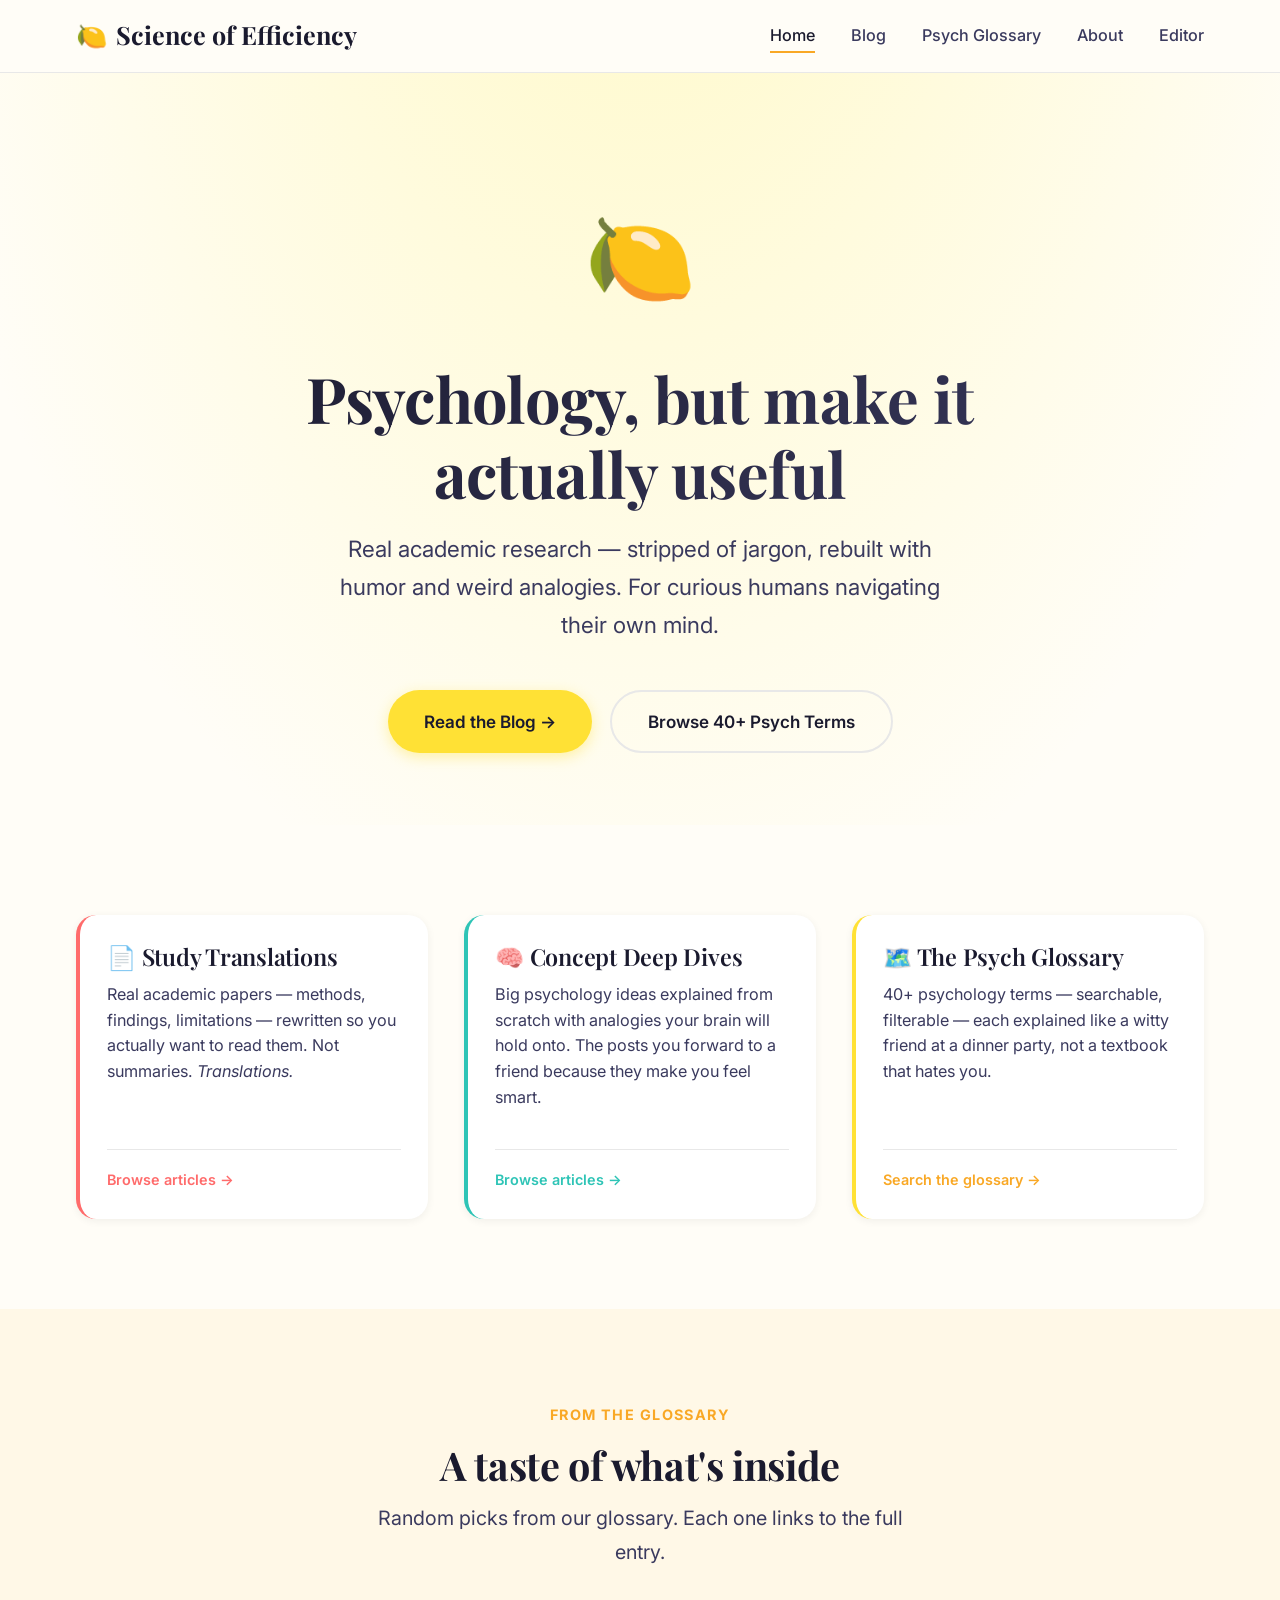
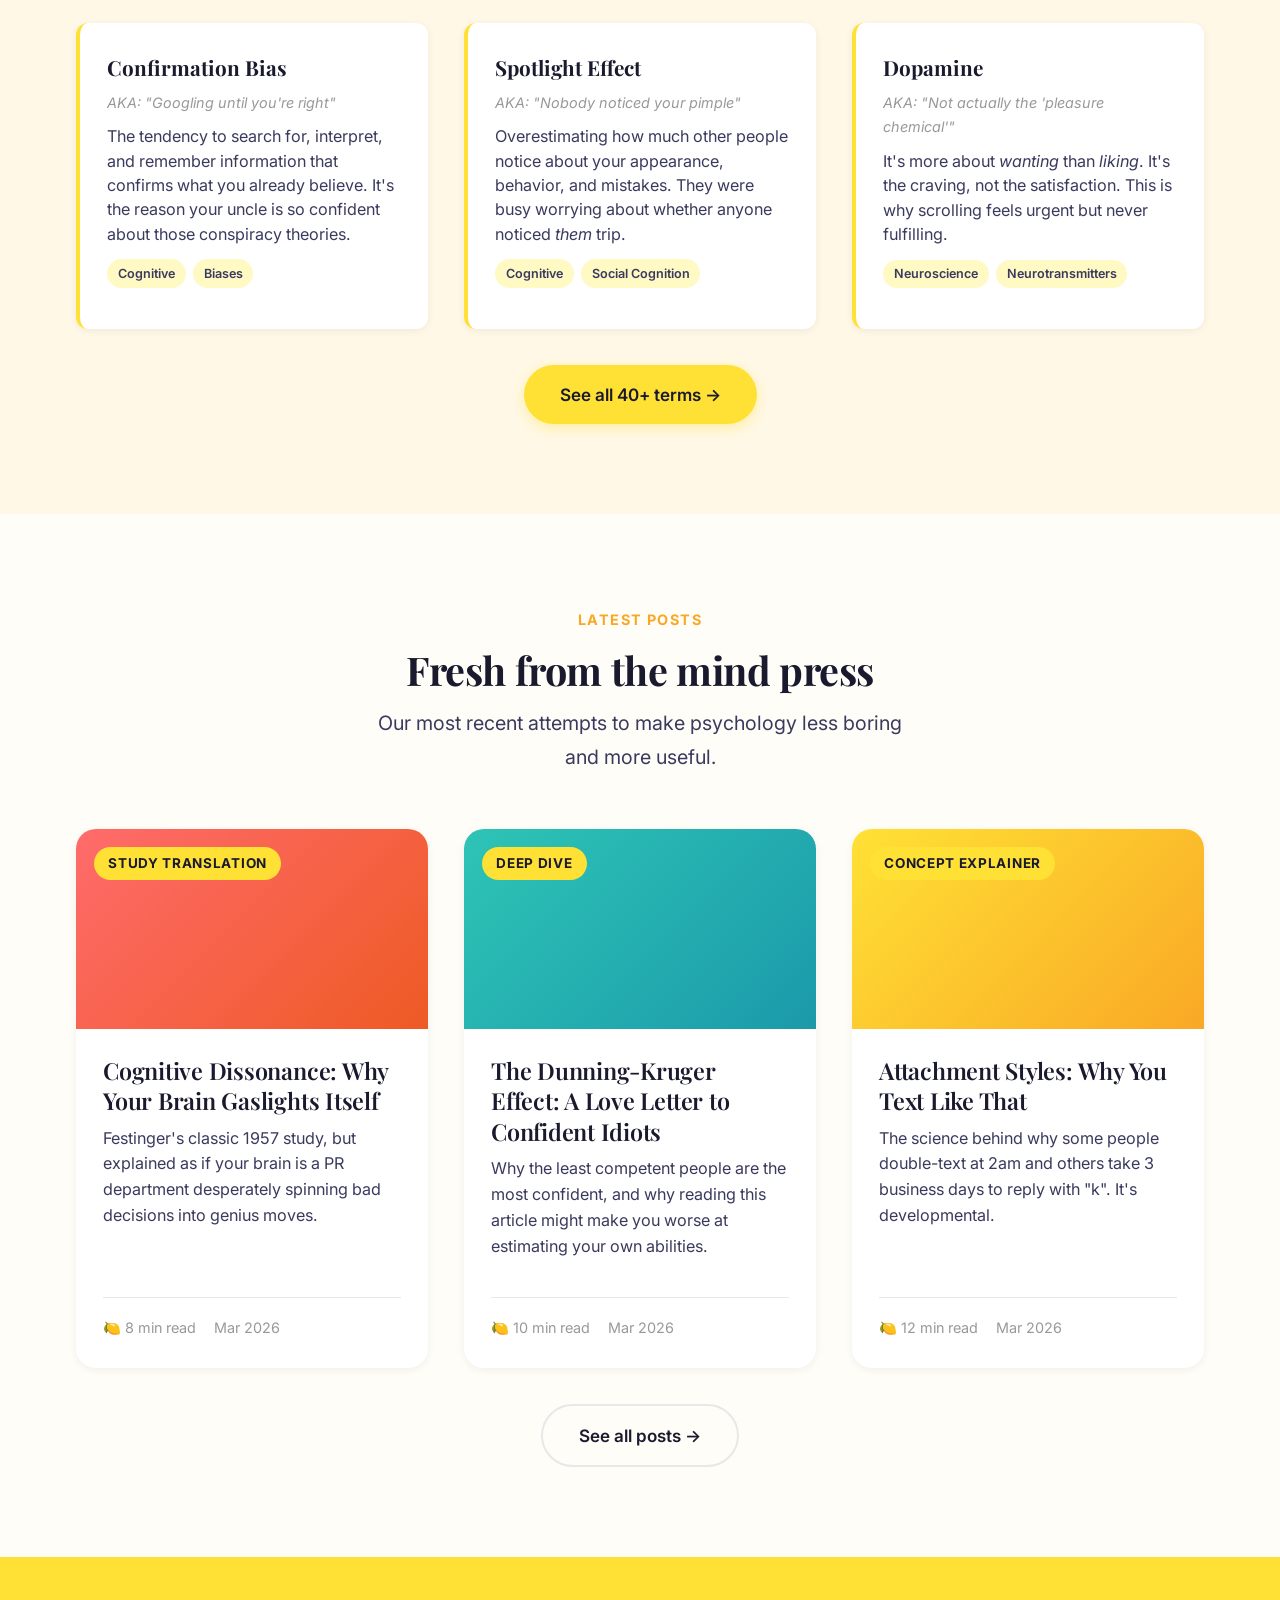
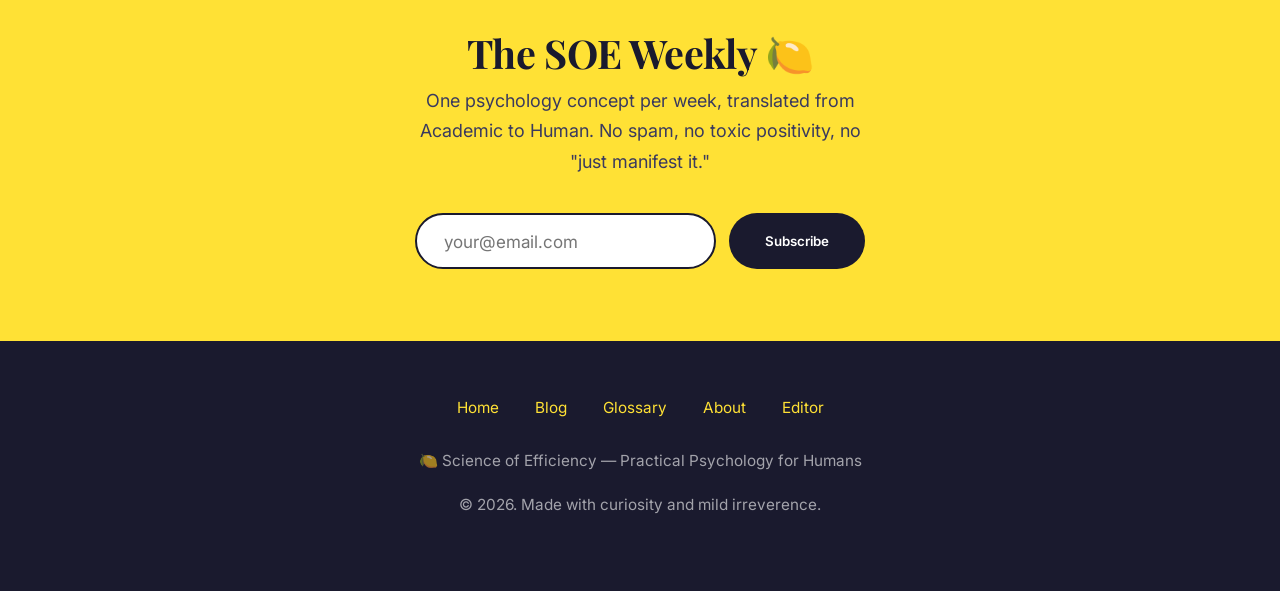
<file: index.html>
<!DOCTYPE html>
<html lang="en">
<head>
  <meta charset="UTF-8">
  <meta name="viewport" content="width=device-width, initial-scale=1.0">
  <title>Science of Efficiency — Practical Psychology for Humans</title>
  <meta name="description" content="Psychology concepts stripped of jargon, rebuilt with humor, weird analogies, and actual usefulness. For curious humans navigating their own mind.">
  <link rel="preconnect" href="https://fonts.googleapis.com">
  <link rel="preconnect" href="https://fonts.gstatic.com" crossorigin>
  <link href="https://fonts.googleapis.com/css2?family=Inter:wght@400;500;600;700&family=Playfair+Display:wght@600;700;800&display=swap" rel="stylesheet">
  <link rel="stylesheet" href="css/style.css">
  <link rel="icon" href="data:image/svg+xml,<svg xmlns=%22http://www.w3.org/2000/svg%22 viewBox=%220 0 100 100%22><text y=%22.9em%22 font-size=%2290%22>🍋</text></svg>">
</head>
<body>

  <!-- Navigation -->
  <nav class="nav">
    <div class="nav__inner">
      <a href="index.html" class="nav__logo">
        <span>🍋</span> Science of Efficiency
      </a>
      <button class="nav__toggle" aria-label="Toggle menu" aria-expanded="false">
        <span></span><span></span><span></span>
      </button>
      <ul class="nav__links">
        <li><a href="index.html" class="active">Home</a></li>
        <li><a href="blog.html">Blog</a></li>
        <li><a href="glossary.html">Psych Glossary</a></li>
        <li><a href="about.html">About</a></li>
        <li><a href="editor.html">Editor</a></li>
      </ul>
    </div>
  </nav>

  <!-- Hero — concise, clear, actionable -->
  <section class="hero">
    <div class="container">
      <div class="hero__lemon">🍋</div>
      <h1 class="hero__title">Psychology, but make it<br>actually useful</h1>
      <p class="hero__subtitle">Real academic research — stripped of jargon, rebuilt with humor and weird analogies. For curious humans navigating their own mind.</p>
      <div class="hero__cta">
        <a href="blog.html" class="btn btn--primary">Read the Blog →</a>
        <a href="glossary.html" class="btn btn--secondary">Browse 40+ Psych Terms</a>
      </div>
    </div>
  </section>

  <!-- Quick Navigation — the "what's here" dashboard -->
  <section class="section">
    <div class="container">
      <div class="card-grid" style="grid-template-columns: repeat(auto-fill, minmax(280px, 1fr));">

        <a href="blog.html" class="blog-card" style="border-left: 4px solid #FF6B6B;">
          <div class="blog-card__body">
            <h3 class="blog-card__title">📄 Study Translations</h3>
            <p class="blog-card__excerpt">Real academic papers — methods, findings, limitations — rewritten so you actually want to read them. Not summaries. <em>Translations.</em></p>
            <div class="blog-card__meta">
              <span style="color: #FF6B6B; font-weight: 600;">Browse articles →</span>
            </div>
          </div>
        </a>

        <a href="blog.html" class="blog-card" style="border-left: 4px solid #2EC4B6;">
          <div class="blog-card__body">
            <h3 class="blog-card__title">🧠 Concept Deep Dives</h3>
            <p class="blog-card__excerpt">Big psychology ideas explained from scratch with analogies your brain will hold onto. The posts you forward to a friend because they make you feel smart.</p>
            <div class="blog-card__meta">
              <span style="color: #2EC4B6; font-weight: 600;">Browse articles →</span>
            </div>
          </div>
        </a>

        <a href="glossary.html" class="blog-card" style="border-left: 4px solid #FFE135;">
          <div class="blog-card__body">
            <h3 class="blog-card__title">🗺️ The Psych Glossary</h3>
            <p class="blog-card__excerpt">40+ psychology terms — searchable, filterable — each explained like a witty friend at a dinner party, not a textbook that hates you.</p>
            <div class="blog-card__meta">
              <span style="color: #F9A825; font-weight: 600;">Search the glossary →</span>
            </div>
          </div>
        </a>

      </div>
    </div>
  </section>

  <!-- Quick Glossary Sampler -->
  <section class="section section--alt">
    <div class="container">
      <div class="section__header">
        <span class="section__label">From the Glossary</span>
        <h2>A taste of what's inside</h2>
        <p>Random picks from our glossary. Each one links to the full entry.</p>
      </div>
      <div class="card-grid" style="grid-template-columns: repeat(auto-fill, minmax(300px, 1fr));">

        <a href="glossary.html" class="glossary-card" data-category="cognitive" style="text-decoration: none;">
          <div class="glossary-card__term">Confirmation Bias</div>
          <div class="glossary-card__aka">AKA: "Googling until you're right"</div>
          <div class="glossary-card__def">The tendency to search for, interpret, and remember information that confirms what you already believe. It's the reason your uncle is so confident about those conspiracy theories.</div>
          <div class="glossary-card__tags"><span class="glossary-card__tag">Cognitive</span><span class="glossary-card__tag">Biases</span></div>
        </a>

        <a href="glossary.html" class="glossary-card" data-category="social" style="text-decoration: none;">
          <div class="glossary-card__term">Spotlight Effect</div>
          <div class="glossary-card__aka">AKA: "Nobody noticed your pimple"</div>
          <div class="glossary-card__def">Overestimating how much other people notice about your appearance, behavior, and mistakes. They were busy worrying about whether anyone noticed <em>them</em> trip.</div>
          <div class="glossary-card__tags"><span class="glossary-card__tag">Cognitive</span><span class="glossary-card__tag">Social Cognition</span></div>
        </a>

        <a href="glossary.html" class="glossary-card" data-category="neuroscience" style="text-decoration: none;">
          <div class="glossary-card__term">Dopamine</div>
          <div class="glossary-card__aka">AKA: "Not actually the 'pleasure chemical'"</div>
          <div class="glossary-card__def">It's more about <em>wanting</em> than <em>liking</em>. It's the craving, not the satisfaction. This is why scrolling feels urgent but never fulfilling.</div>
          <div class="glossary-card__tags"><span class="glossary-card__tag">Neuroscience</span><span class="glossary-card__tag">Neurotransmitters</span></div>
        </a>

      </div>
      <div style="text-align: center; margin-top: 2rem;">
        <a href="glossary.html" class="btn btn--primary">See all 40+ terms →</a>
      </div>
    </div>
  </section>

  <!-- Latest Blog Posts -->
  <section class="section">
    <div class="container">
      <div class="section__header">
        <span class="section__label">Latest Posts</span>
        <h2>Fresh from the mind press</h2>
        <p>Our most recent attempts to make psychology less boring and more useful.</p>
      </div>
      <div class="card-grid">
        <a href="blog/cognitive-dissonance.html" class="blog-card">
          <div class="blog-card__img" style="background: linear-gradient(135deg, #FF6B6B 0%, #ee5a24 100%);">
            <span class="blog-card__tag">Study Translation</span>
          </div>
          <div class="blog-card__body">
            <h3 class="blog-card__title">Cognitive Dissonance: Why Your Brain Gaslights Itself</h3>
            <p class="blog-card__excerpt">Festinger's classic 1957 study, but explained as if your brain is a PR department desperately spinning bad decisions into genius moves.</p>
            <div class="blog-card__meta">
              <span class="reading-time">🍋 8 min read</span>
              <span>Mar 2026</span>
            </div>
          </div>
        </a>
        <a href="blog/dunning-kruger.html" class="blog-card">
          <div class="blog-card__img" style="background: linear-gradient(135deg, #2EC4B6 0%, #1B9AAA 100%);">
            <span class="blog-card__tag">Deep Dive</span>
          </div>
          <div class="blog-card__body">
            <h3 class="blog-card__title">The Dunning-Kruger Effect: A Love Letter to Confident Idiots</h3>
            <p class="blog-card__excerpt">Why the least competent people are the most confident, and why reading this article might make you worse at estimating your own abilities.</p>
            <div class="blog-card__meta">
              <span class="reading-time">🍋 10 min read</span>
              <span>Mar 2026</span>
            </div>
          </div>
        </a>
        <a href="blog/attachment-styles.html" class="blog-card">
          <div class="blog-card__img" style="background: linear-gradient(135deg, #FFE135 0%, #F9A825 100%);">
            <span class="blog-card__tag">Concept Explainer</span>
          </div>
          <div class="blog-card__body">
            <h3 class="blog-card__title">Attachment Styles: Why You Text Like That</h3>
            <p class="blog-card__excerpt">The science behind why some people double-text at 2am and others take 3 business days to reply with "k". It's developmental.</p>
            <div class="blog-card__meta">
              <span class="reading-time">🍋 12 min read</span>
              <span>Mar 2026</span>
            </div>
          </div>
        </a>
      </div>
      <div style="text-align: center; margin-top: 2rem;">
        <a href="blog.html" class="btn btn--secondary">See all posts →</a>
      </div>
    </div>
  </section>

  <!-- Newsletter -->
  <section class="newsletter">
    <div class="container">
      <h2>The SOE Weekly 🍋</h2>
      <p>One psychology concept per week, translated from Academic to Human. No spam, no toxic positivity, no "just manifest it."</p>
      <form class="newsletter__form">
        <input type="email" class="newsletter__input" placeholder="your@email.com" required>
        <button type="submit" class="newsletter__btn">Subscribe</button>
      </form>
    </div>
  </section>

  <!-- Footer -->
  <footer class="footer">
    <div class="container">
      <ul class="footer__links">
        <li><a href="index.html">Home</a></li>
        <li><a href="blog.html">Blog</a></li>
        <li><a href="glossary.html">Glossary</a></li>
        <li><a href="about.html">About</a></li>
        <li><a href="editor.html">Editor</a></li>
      </ul>
      <p>🍋 Science of Efficiency — Practical Psychology for Humans</p>
      <p style="margin-top: 0.5rem;">© 2026. Made with curiosity and mild irreverence.</p>
    </div>
  </footer>

  <script src="js/main.js"></script>
</body>
</html>
</file>
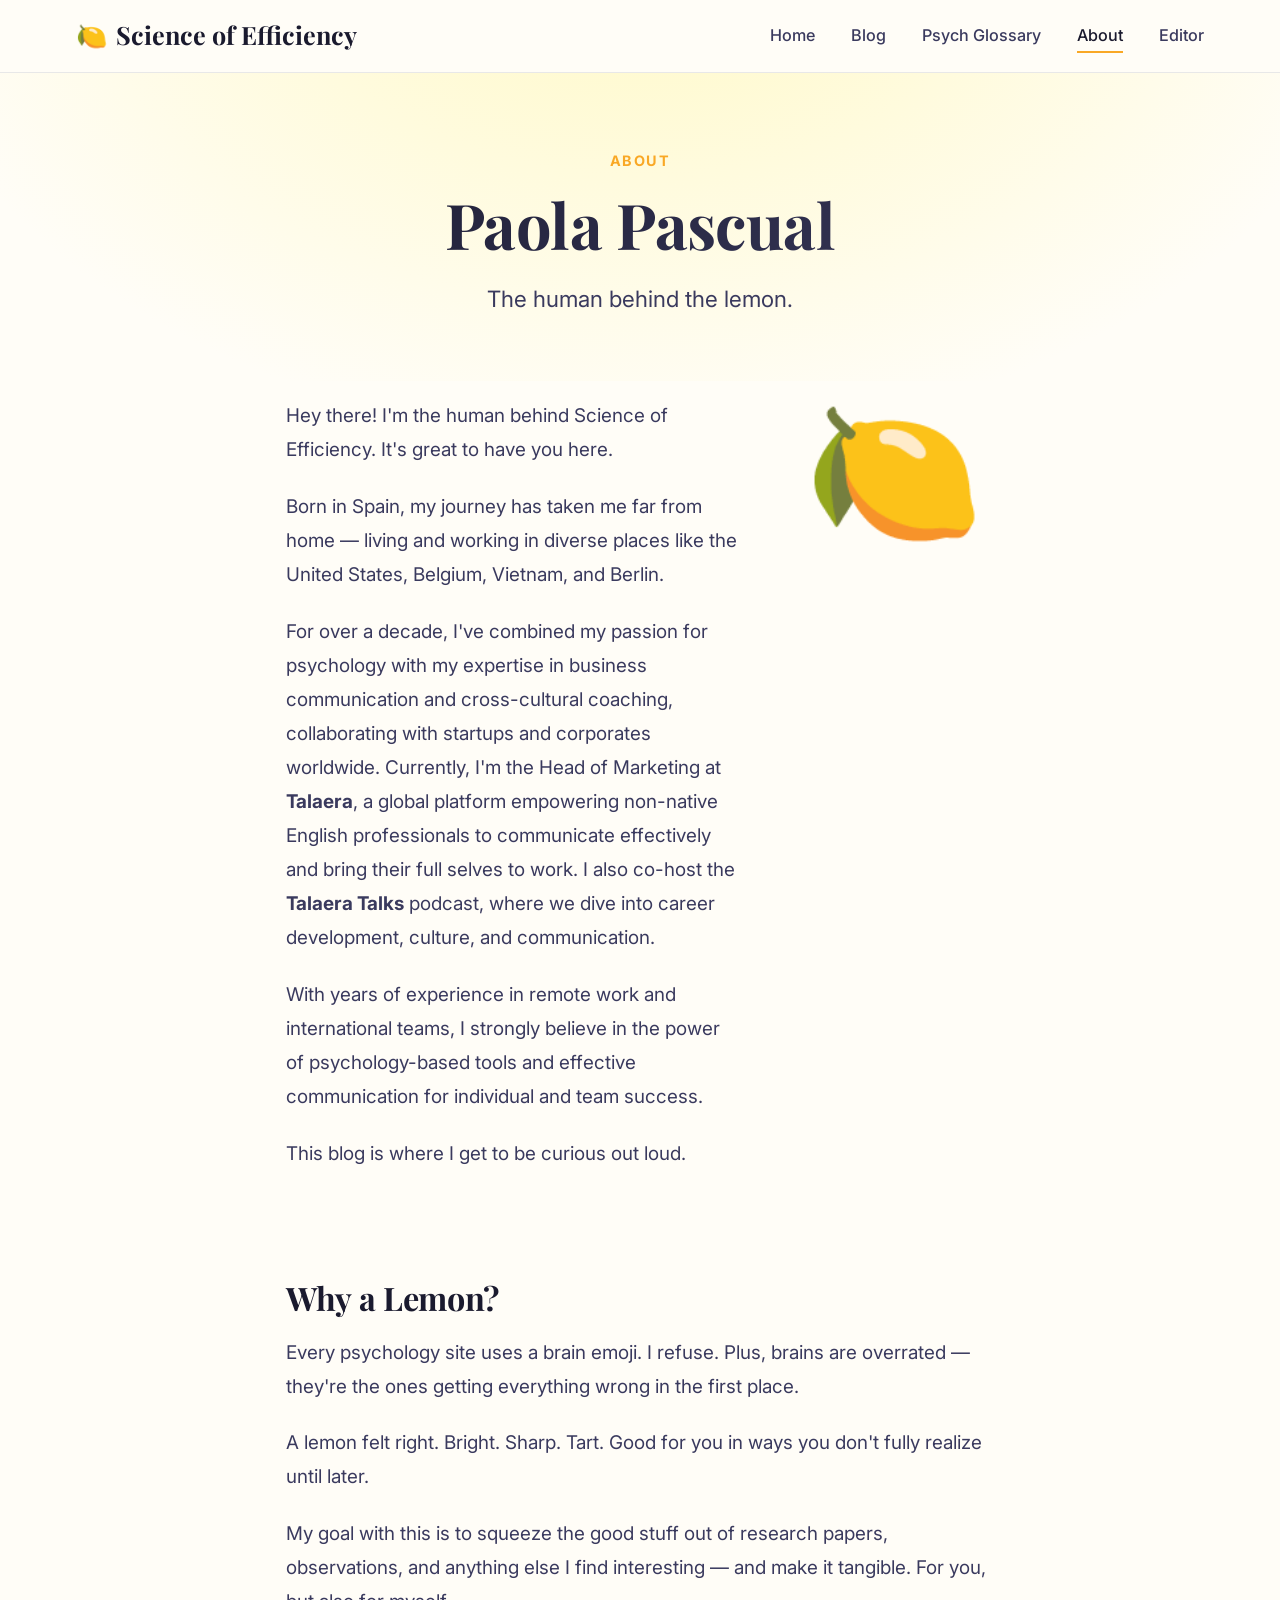
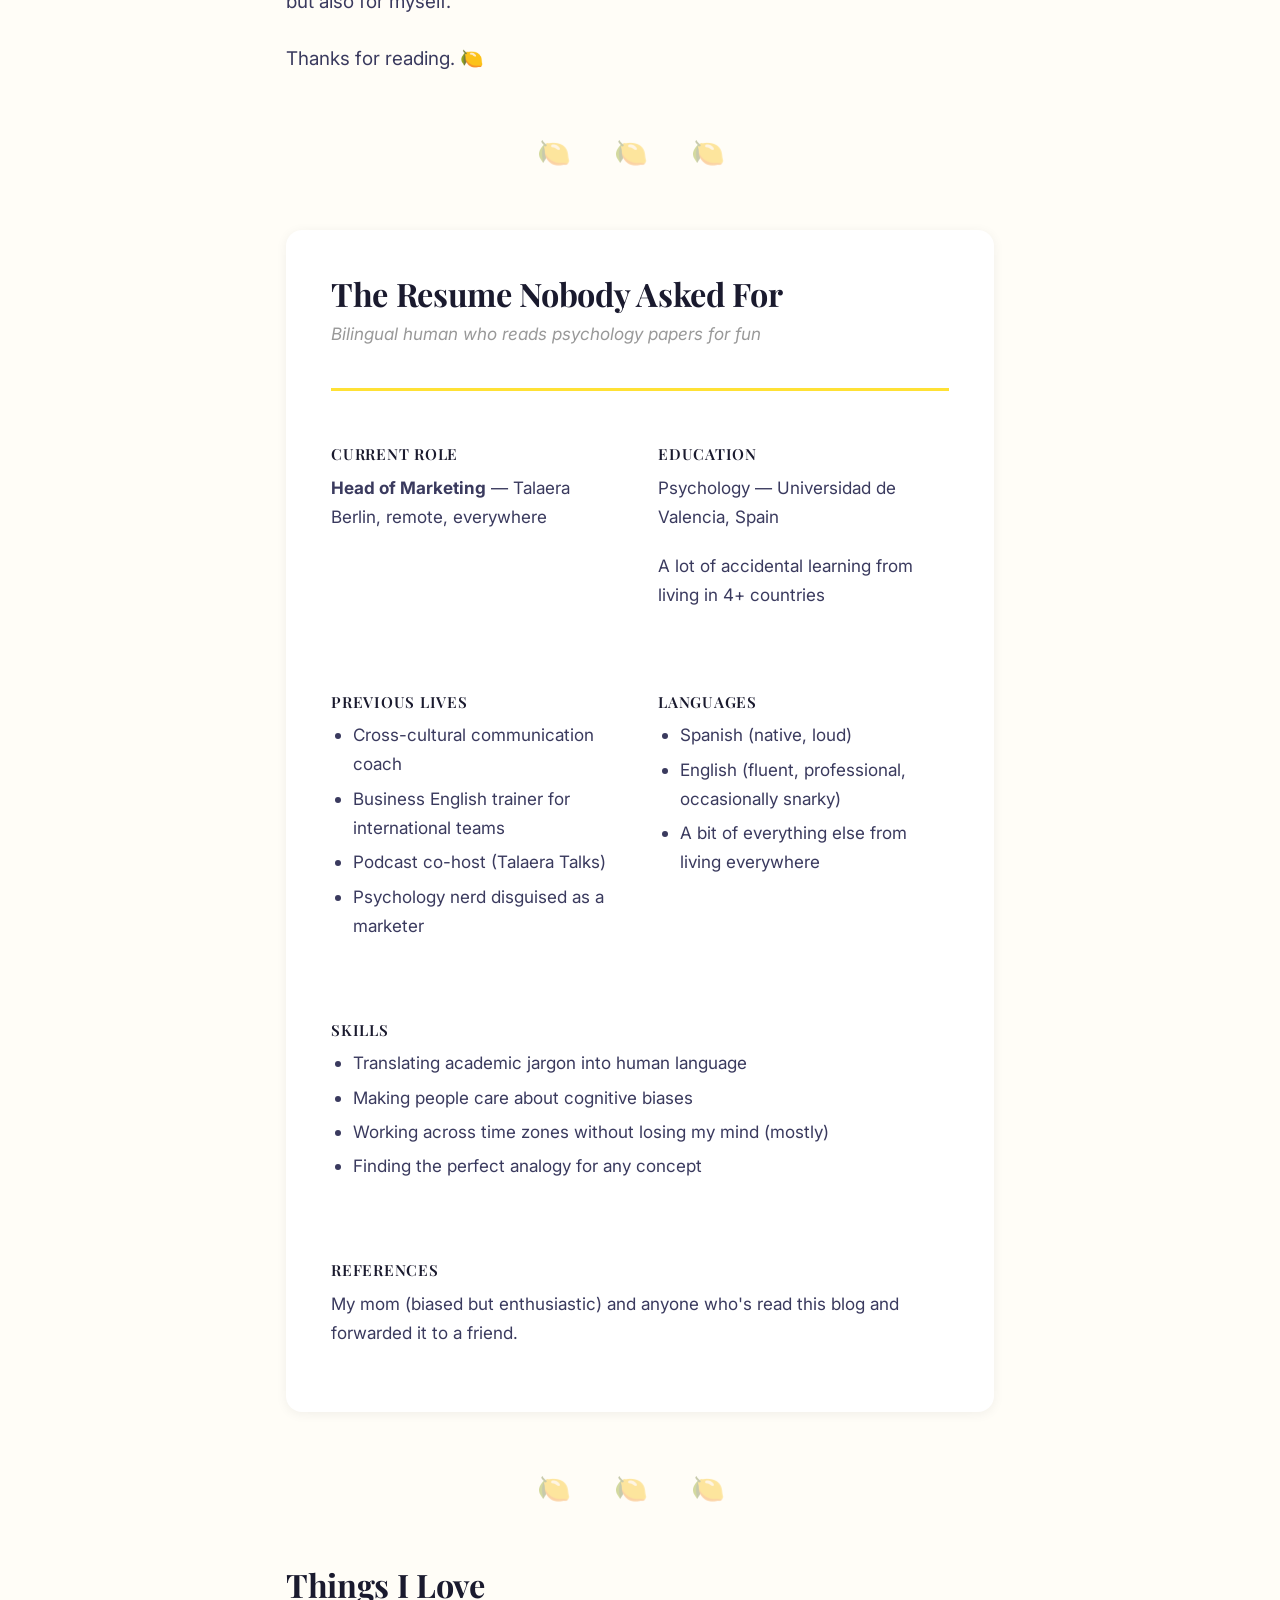
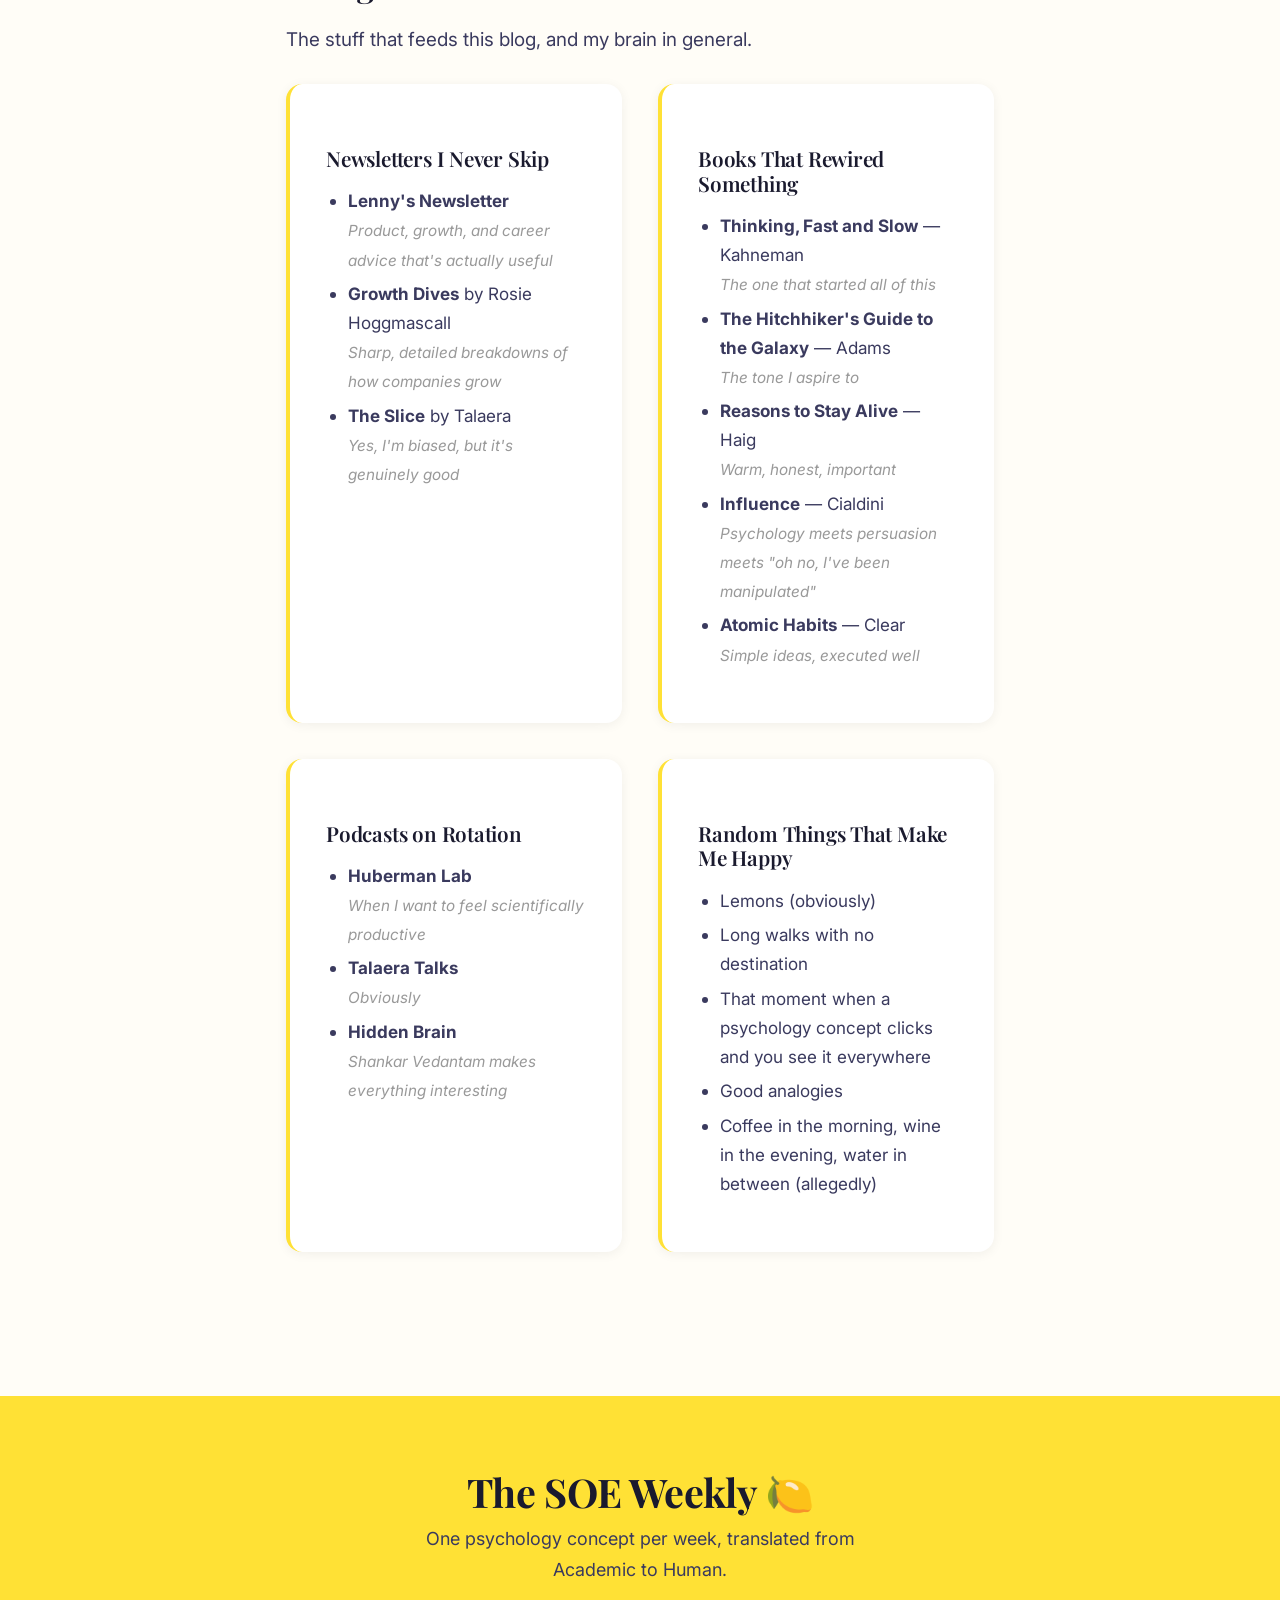
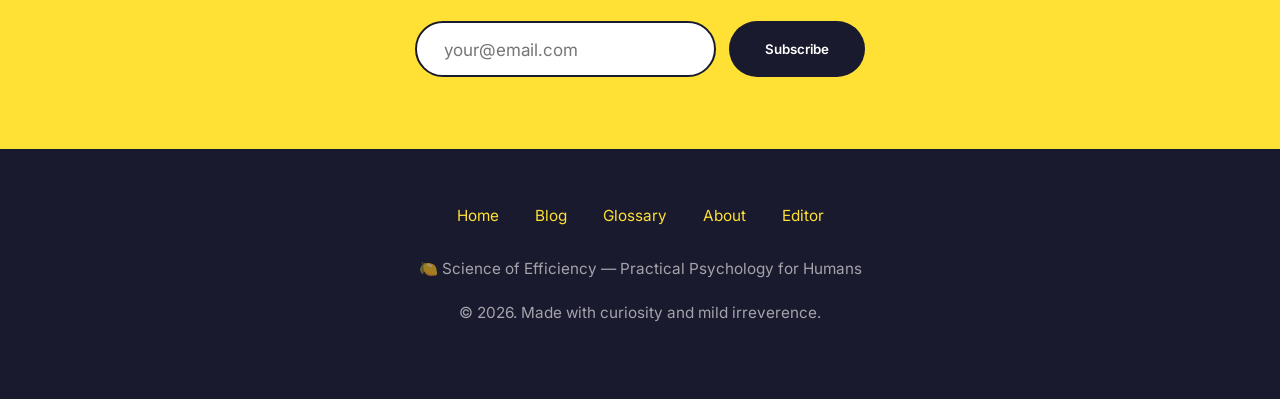
<file: about.html>
<!DOCTYPE html>
<html lang="en">
<head>
  <meta charset="UTF-8">
  <meta name="viewport" content="width=device-width, initial-scale=1.0">
  <title>About — Science of Efficiency</title>
  <meta name="description" content="Meet Paola Pascual, the human behind Science of Efficiency. Psychology nerd, cross-cultural communicator, lemon enthusiast.">
  <link rel="preconnect" href="https://fonts.googleapis.com">
  <link rel="preconnect" href="https://fonts.gstatic.com" crossorigin>
  <link href="https://fonts.googleapis.com/css2?family=Inter:wght@400;500;600;700&family=Playfair+Display:wght@600;700;800&display=swap" rel="stylesheet">
  <link rel="stylesheet" href="css/style.css">
  <link rel="icon" href="data:image/svg+xml,<svg xmlns=%22http://www.w3.org/2000/svg%22 viewBox=%220 0 100 100%22><text y=%22.9em%22 font-size=%2290%22>🍋</text></svg>">
  <style>
    .about-intro { display: flex; gap: 3rem; align-items: flex-start; margin-bottom: 3rem; }
    .about-intro__text { flex: 1; }
    .about-intro__visual { flex: 0 0 200px; text-align: center; }
    .about-intro__lemon { font-size: 8rem; line-height: 1; }
    .about-section { margin-bottom: 3rem; }
    .about-section h2 { font-family: 'Playfair Display', serif; font-size: 1.8rem; margin-bottom: 1rem; }
    .about-section h3 { font-family: 'Playfair Display', serif; font-size: 1.3rem; margin-top: 1.5rem; margin-bottom: 0.5rem; }
    .about-section p, .about-section li { font-size: 1.05rem; line-height: 1.8; color: var(--ink-light); }
    .about-section ul { margin-left: 1.5rem; margin-bottom: 1rem; }
    .about-section li { margin-bottom: 0.4rem; }
    .lemon-divider { text-align: center; font-size: 1.5rem; margin: 3rem 0; letter-spacing: 1rem; opacity: 0.4; }
    .cv { background: white; border-radius: 16px; padding: 2.5rem; box-shadow: 0 2px 12px rgba(0,0,0,0.06); }
    .cv__header { border-bottom: 3px solid var(--lemon); padding-bottom: 1rem; margin-bottom: 1.5rem; }
    .cv__header h2 { margin-bottom: 0.3rem; }
    .cv__header p { font-style: italic; color: var(--gray-400); font-size: 0.95rem; }
    .cv__grid { display: grid; grid-template-columns: 1fr 1fr; gap: 2rem; }
    .cv__section h3 { font-family: 'Playfair Display', serif; font-size: 1.1rem; margin-bottom: 0.5rem; color: var(--ink); text-transform: uppercase; letter-spacing: 0.05em; font-size: 0.85rem; }
    .cv__section p, .cv__section li { font-size: 0.95rem; line-height: 1.7; color: var(--ink-light); }
    .cv__section ul { margin-left: 1.2rem; }
    .cv__section li { margin-bottom: 0.3rem; }
    .cv__full { grid-column: 1 / -1; }
    .loves-grid { display: grid; grid-template-columns: 1fr 1fr; gap: 2rem; }
    .loves-card { background: white; border-radius: 16px; padding: 2rem; box-shadow: 0 2px 12px rgba(0,0,0,0.06); border-left: 4px solid var(--lemon); }
    .loves-card h3 { font-family: 'Playfair Display', serif; font-size: 1.15rem; margin-bottom: 0.8rem; }
    .loves-card li { font-size: 0.95rem; line-height: 1.7; color: var(--ink-light); margin-bottom: 0.3rem; }
    .loves-card ul { margin-left: 1.2rem; }
    .loves-card em { color: var(--gray-400); font-size: 0.85rem; }
    @media (max-width: 768px) {
      .about-intro { flex-direction: column-reverse; text-align: center; }
      .about-intro__visual { flex: none; width: 100%; }
      .cv__grid { grid-template-columns: 1fr; }
      .loves-grid { grid-template-columns: 1fr; }
    }
  </style>
</head>
<body>

  <!-- Navigation -->
  <nav class="nav">
    <div class="nav__inner">
      <a href="index.html" class="nav__logo">
        <span>🍋</span> Science of Efficiency
      </a>
      <button class="nav__toggle" aria-label="Toggle menu" aria-expanded="false">
        <span></span><span></span><span></span>
      </button>
      <ul class="nav__links">
        <li><a href="index.html">Home</a></li>
        <li><a href="blog.html">Blog</a></li>
        <li><a href="glossary.html">Psych Glossary</a></li>
        <li><a href="about.html" class="active">About</a></li>
        <li><a href="editor.html">Editor</a></li>
      </ul>
    </div>
  </nav>

  <!-- Hero -->
  <section class="hero" style="padding: 4rem 0 1rem;">
    <div class="container">
      <span class="section__label">About</span>
      <h1 class="hero__title">Paola Pascual</h1>
      <p class="hero__subtitle">The human behind the lemon.</p>
    </div>
  </section>

  <!-- Intro -->
  <section class="section" style="padding-top: 1rem;">
    <div class="container container--narrow">

      <div class="about-intro">
        <div class="about-intro__text">
          <div class="about-section">
            <p>Hey there! I'm the human behind Science of Efficiency. It's great to have you here.</p>
            <p>Born in Spain, my journey has taken me far from home — living and working in diverse places like the United States, Belgium, Vietnam, and Berlin.</p>
            <p>For over a decade, I've combined my passion for psychology with my expertise in business communication and cross-cultural coaching, collaborating with startups and corporates worldwide. Currently, I'm the Head of Marketing at <strong>Talaera</strong>, a global platform empowering non-native English professionals to communicate effectively and bring their full selves to work. I also co-host the <strong>Talaera Talks</strong> podcast, where we dive into career development, culture, and communication.</p>
            <p>With years of experience in remote work and international teams, I strongly believe in the power of psychology-based tools and effective communication for individual and team success.</p>
            <p>This blog is where I get to be curious out loud.</p>
          </div>
        </div>
        <div class="about-intro__visual">
          <div class="about-intro__lemon">🍋</div>
        </div>
      </div>

      <!-- Why a Lemon -->
      <div class="about-section">
        <h2>Why a Lemon?</h2>
        <p>Every psychology site uses a brain emoji. I refuse. Plus, brains are overrated — they're the ones getting everything wrong in the first place.</p>
        <p>A lemon felt right. Bright. Sharp. Tart. Good for you in ways you don't fully realize until later.</p>
        <p>My goal with this is to squeeze the good stuff out of research papers, observations, and anything else I find interesting — and make it tangible. For you, but also for myself.</p>
        <p>Thanks for reading. 🍋</p>
      </div>

      <div class="lemon-divider">🍋 🍋 🍋</div>

      <!-- CV -->
      <div class="about-section">
        <div class="cv">
          <div class="cv__header">
            <h2>The Resume Nobody Asked For</h2>
            <p>Bilingual human who reads psychology papers for fun</p>
          </div>
          <div class="cv__grid">
            <div class="cv__section">
              <h3>Current Role</h3>
              <p><strong>Head of Marketing</strong> — Talaera<br>Berlin, remote, everywhere</p>
            </div>
            <div class="cv__section">
              <h3>Education</h3>
              <p>Psychology — Universidad de Valencia, Spain</p>
              <p>A lot of accidental learning from living in 4+ countries</p>
            </div>
            <div class="cv__section">
              <h3>Previous Lives</h3>
              <ul>
                <li>Cross-cultural communication coach</li>
                <li>Business English trainer for international teams</li>
                <li>Podcast co-host (Talaera Talks)</li>
                <li>Psychology nerd disguised as a marketer</li>
              </ul>
            </div>
            <div class="cv__section">
              <h3>Languages</h3>
              <ul>
                <li>Spanish (native, loud)</li>
                <li>English (fluent, professional, occasionally snarky)</li>
                <li>A bit of everything else from living everywhere</li>
              </ul>
            </div>
            <div class="cv__section cv__full">
              <h3>Skills</h3>
              <ul>
                <li>Translating academic jargon into human language</li>
                <li>Making people care about cognitive biases</li>
                <li>Working across time zones without losing my mind (mostly)</li>
                <li>Finding the perfect analogy for any concept</li>
              </ul>
            </div>
            <div class="cv__section cv__full">
              <h3>References</h3>
              <p>My mom (biased but enthusiastic) and anyone who's read this blog and forwarded it to a friend.</p>
            </div>
          </div>
        </div>
      </div>

      <div class="lemon-divider">🍋 🍋 🍋</div>

      <!-- Things I Love -->
      <div class="about-section">
        <h2>Things I Love</h2>
        <p style="margin-bottom: 1.5rem; color: var(--ink-light);">The stuff that feeds this blog, and my brain in general.</p>

        <div class="loves-grid">
          <div class="loves-card">
            <h3>Newsletters I Never Skip</h3>
            <ul>
              <li><strong>Lenny's Newsletter</strong> <br><em>Product, growth, and career advice that's actually useful</em></li>
              <li><strong>Growth Dives</strong> by Rosie Hoggmascall <br><em>Sharp, detailed breakdowns of how companies grow</em></li>
              <li><strong>The Slice</strong> by Talaera <br><em>Yes, I'm biased, but it's genuinely good</em></li>
            </ul>
          </div>

          <div class="loves-card">
            <h3>Books That Rewired Something</h3>
            <ul>
              <li><strong>Thinking, Fast and Slow</strong> — Kahneman <br><em>The one that started all of this</em></li>
              <li><strong>The Hitchhiker's Guide to the Galaxy</strong> — Adams <br><em>The tone I aspire to</em></li>
              <li><strong>Reasons to Stay Alive</strong> — Haig <br><em>Warm, honest, important</em></li>
              <li><strong>Influence</strong> — Cialdini <br><em>Psychology meets persuasion meets "oh no, I've been manipulated"</em></li>
              <li><strong>Atomic Habits</strong> — Clear <br><em>Simple ideas, executed well</em></li>
            </ul>
          </div>

          <div class="loves-card">
            <h3>Podcasts on Rotation</h3>
            <ul>
              <li><strong>Huberman Lab</strong> <br><em>When I want to feel scientifically productive</em></li>
              <li><strong>Talaera Talks</strong> <br><em>Obviously</em></li>
              <li><strong>Hidden Brain</strong> <br><em>Shankar Vedantam makes everything interesting</em></li>
            </ul>
          </div>

          <div class="loves-card">
            <h3>Random Things That Make Me Happy</h3>
            <ul>
              <li>Lemons (obviously)</li>
              <li>Long walks with no destination</li>
              <li>That moment when a psychology concept clicks and you see it everywhere</li>
              <li>Good analogies</li>
              <li>Coffee in the morning, wine in the evening, water in between (allegedly)</li>
            </ul>
          </div>
        </div>
      </div>

    </div>
  </section>

  <!-- Newsletter -->
  <section class="newsletter">
    <div class="container">
      <h2>The SOE Weekly 🍋</h2>
      <p>One psychology concept per week, translated from Academic to Human.</p>
      <form class="newsletter__form">
        <input type="email" class="newsletter__input" placeholder="your@email.com" required>
        <button type="submit" class="newsletter__btn">Subscribe</button>
      </form>
    </div>
  </section>

  <!-- Footer -->
  <footer class="footer">
    <div class="container">
      <ul class="footer__links">
        <li><a href="index.html">Home</a></li>
        <li><a href="blog.html">Blog</a></li>
        <li><a href="glossary.html">Glossary</a></li>
        <li><a href="about.html">About</a></li>
        <li><a href="editor.html">Editor</a></li>
      </ul>
      <p>🍋 Science of Efficiency — Practical Psychology for Humans</p>
      <p style="margin-top: 0.5rem;">&copy; 2026. Made with curiosity and mild irreverence.</p>
    </div>
  </footer>

  <script src="js/main.js"></script>
</body>
</html>
</file>
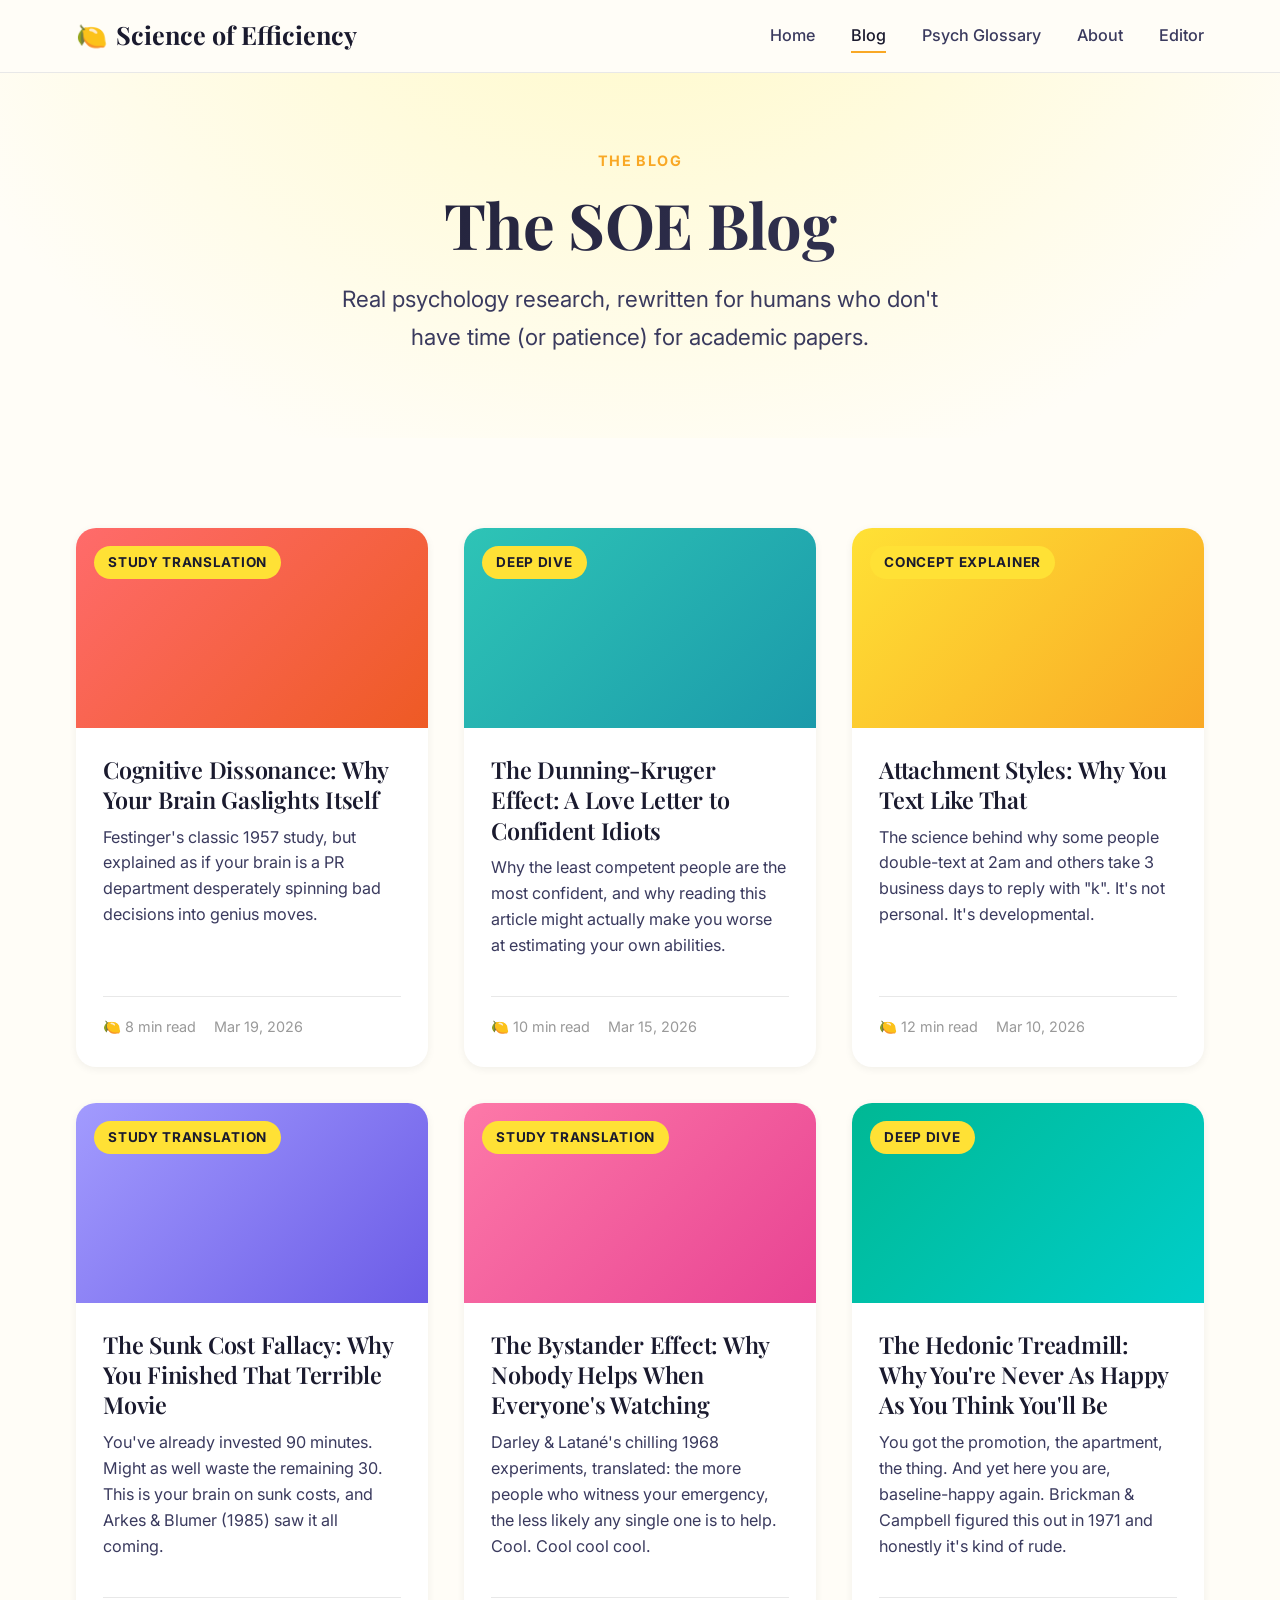
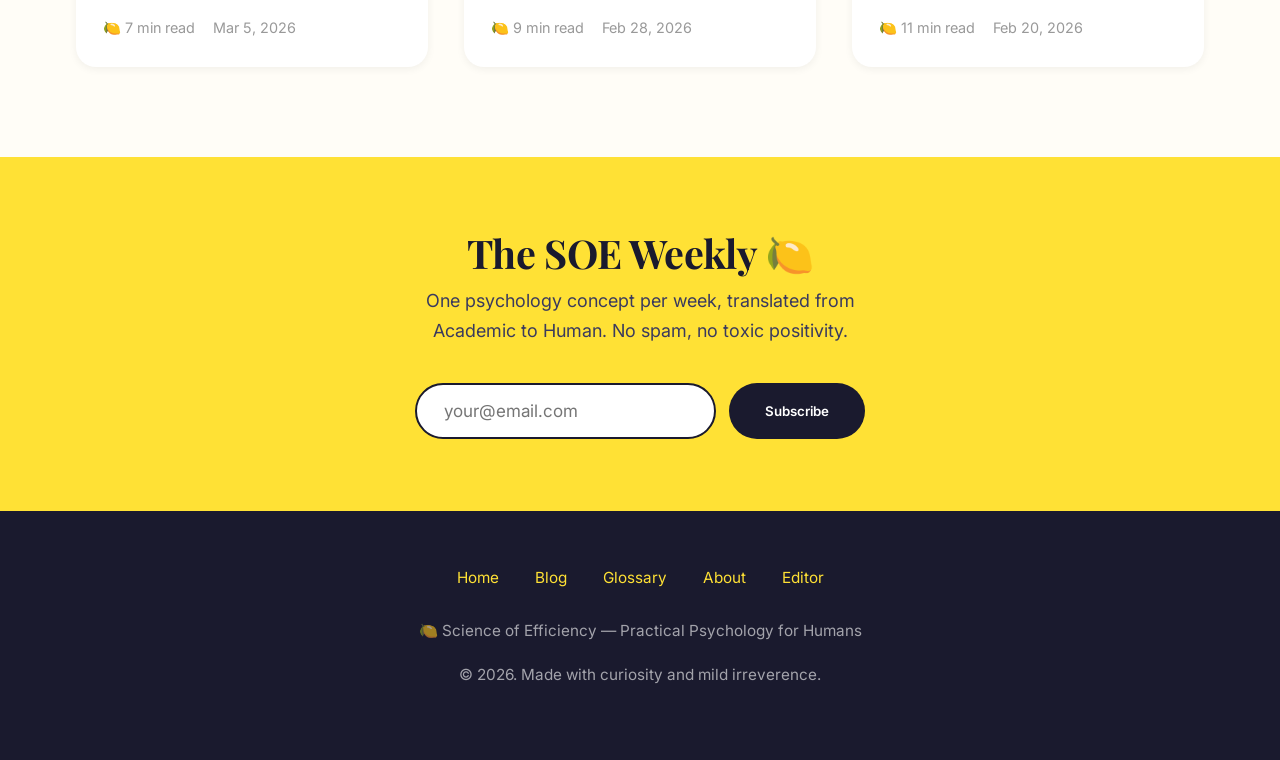
<file: blog.html>
<!DOCTYPE html>
<html lang="en">
<head>
  <meta charset="UTF-8">
  <meta name="viewport" content="width=device-width, initial-scale=1.0">
  <title>Blog — Science of Efficiency</title>
  <meta name="description" content="Psychology studies and concepts, translated from Academic to Human. With humor, analogies, and zero jargon.">
  <link rel="preconnect" href="https://fonts.googleapis.com">
  <link rel="preconnect" href="https://fonts.gstatic.com" crossorigin>
  <link href="https://fonts.googleapis.com/css2?family=Inter:wght@400;500;600;700&family=Playfair+Display:wght@600;700;800&display=swap" rel="stylesheet">
  <link rel="stylesheet" href="css/style.css">
  <link rel="icon" href="data:image/svg+xml,<svg xmlns=%22http://www.w3.org/2000/svg%22 viewBox=%220 0 100 100%22><text y=%22.9em%22 font-size=%2290%22>🍋</text></svg>">
</head>
<body>

  <!-- Navigation -->
  <nav class="nav">
    <div class="nav__inner">
      <a href="index.html" class="nav__logo">
        <span>🍋</span> Science of Efficiency
      </a>
      <button class="nav__toggle" aria-label="Toggle menu" aria-expanded="false">
        <span></span><span></span><span></span>
      </button>
      <ul class="nav__links">
        <li><a href="index.html">Home</a></li>
        <li><a href="blog.html" class="active">Blog</a></li>
        <li><a href="glossary.html">Psych Glossary</a></li>
        <li><a href="about.html">About</a></li>
        <li><a href="editor.html">Editor</a></li>
      </ul>
    </div>
  </nav>

  <!-- Blog Header -->
  <section class="hero" style="padding: 4rem 0 2rem;">
    <div class="container">
      <span class="section__label">The Blog</span>
      <h1 class="hero__title">The SOE Blog</h1>
      <p class="hero__subtitle">Real psychology research, rewritten for humans who don't have time (or patience) for academic papers.</p>
    </div>
  </section>

  <!-- Blog Posts -->
  <section class="section">
    <div class="container">
      <div class="card-grid">

        <a href="blog/cognitive-dissonance.html" class="blog-card">
          <div class="blog-card__img" style="background: linear-gradient(135deg, #FF6B6B 0%, #ee5a24 100%);">
            <span class="blog-card__tag">Study Translation</span>
          </div>
          <div class="blog-card__body">
            <h3 class="blog-card__title">Cognitive Dissonance: Why Your Brain Gaslights Itself</h3>
            <p class="blog-card__excerpt">Festinger's classic 1957 study, but explained as if your brain is a PR department desperately spinning bad decisions into genius moves.</p>
            <div class="blog-card__meta">
              <span class="reading-time">🍋 8 min read</span>
              <span>Mar 19, 2026</span>
            </div>
          </div>
        </a>

        <a href="blog/dunning-kruger.html" class="blog-card">
          <div class="blog-card__img" style="background: linear-gradient(135deg, #2EC4B6 0%, #1B9AAA 100%);">
            <span class="blog-card__tag">Deep Dive</span>
          </div>
          <div class="blog-card__body">
            <h3 class="blog-card__title">The Dunning-Kruger Effect: A Love Letter to Confident Idiots</h3>
            <p class="blog-card__excerpt">Why the least competent people are the most confident, and why reading this article might actually make you worse at estimating your own abilities.</p>
            <div class="blog-card__meta">
              <span class="reading-time">🍋 10 min read</span>
              <span>Mar 15, 2026</span>
            </div>
          </div>
        </a>

        <a href="blog/attachment-styles.html" class="blog-card">
          <div class="blog-card__img" style="background: linear-gradient(135deg, #FFE135 0%, #F9A825 100%);">
            <span class="blog-card__tag">Concept Explainer</span>
          </div>
          <div class="blog-card__body">
            <h3 class="blog-card__title">Attachment Styles: Why You Text Like That</h3>
            <p class="blog-card__excerpt">The science behind why some people double-text at 2am and others take 3 business days to reply with "k". It's not personal. It's developmental.</p>
            <div class="blog-card__meta">
              <span class="reading-time">🍋 12 min read</span>
              <span>Mar 10, 2026</span>
            </div>
          </div>
        </a>

        <a href="blog/sunk-cost-fallacy.html" class="blog-card">
          <div class="blog-card__img" style="background: linear-gradient(135deg, #a29bfe 0%, #6c5ce7 100%);">
            <span class="blog-card__tag">Study Translation</span>
          </div>
          <div class="blog-card__body">
            <h3 class="blog-card__title">The Sunk Cost Fallacy: Why You Finished That Terrible Movie</h3>
            <p class="blog-card__excerpt">You've already invested 90 minutes. Might as well waste the remaining 30. This is your brain on sunk costs, and Arkes & Blumer (1985) saw it all coming.</p>
            <div class="blog-card__meta">
              <span class="reading-time">🍋 7 min read</span>
              <span>Mar 5, 2026</span>
            </div>
          </div>
        </a>

        <a href="blog/bystander-effect.html" class="blog-card">
          <div class="blog-card__img" style="background: linear-gradient(135deg, #fd79a8 0%, #e84393 100%);">
            <span class="blog-card__tag">Study Translation</span>
          </div>
          <div class="blog-card__body">
            <h3 class="blog-card__title">The Bystander Effect: Why Nobody Helps When Everyone's Watching</h3>
            <p class="blog-card__excerpt">Darley & Latané's chilling 1968 experiments, translated: the more people who witness your emergency, the less likely any single one is to help. Cool. Cool cool cool.</p>
            <div class="blog-card__meta">
              <span class="reading-time">🍋 9 min read</span>
              <span>Feb 28, 2026</span>
            </div>
          </div>
        </a>

        <a href="blog/hedonic-treadmill.html" class="blog-card">
          <div class="blog-card__img" style="background: linear-gradient(135deg, #00b894 0%, #00cec9 100%);">
            <span class="blog-card__tag">Deep Dive</span>
          </div>
          <div class="blog-card__body">
            <h3 class="blog-card__title">The Hedonic Treadmill: Why You're Never As Happy As You Think You'll Be</h3>
            <p class="blog-card__excerpt">You got the promotion, the apartment, the thing. And yet here you are, baseline-happy again. Brickman & Campbell figured this out in 1971 and honestly it's kind of rude.</p>
            <div class="blog-card__meta">
              <span class="reading-time">🍋 11 min read</span>
              <span>Feb 20, 2026</span>
            </div>
          </div>
        </a>

      </div>
    </div>
  </section>

  <!-- Newsletter -->
  <section class="newsletter">
    <div class="container">
      <h2>The SOE Weekly 🍋</h2>
      <p>One psychology concept per week, translated from Academic to Human. No spam, no toxic positivity.</p>
      <form class="newsletter__form">
        <input type="email" class="newsletter__input" placeholder="your@email.com" required>
        <button type="submit" class="newsletter__btn">Subscribe</button>
      </form>
    </div>
  </section>

  <!-- Footer -->
  <footer class="footer">
    <div class="container">
      <ul class="footer__links">
        <li><a href="index.html">Home</a></li>
        <li><a href="blog.html">Blog</a></li>
        <li><a href="glossary.html">Glossary</a></li>
        <li><a href="about.html">About</a></li>
        <li><a href="editor.html">Editor</a></li>
      </ul>
      <p>🍋 Science of Efficiency — Practical Psychology for Humans</p>
      <p style="margin-top: 0.5rem;">© 2026. Made with curiosity and mild irreverence.</p>
    </div>
  </footer>

  <script src="js/main.js"></script>
</body>
</html>
</file>
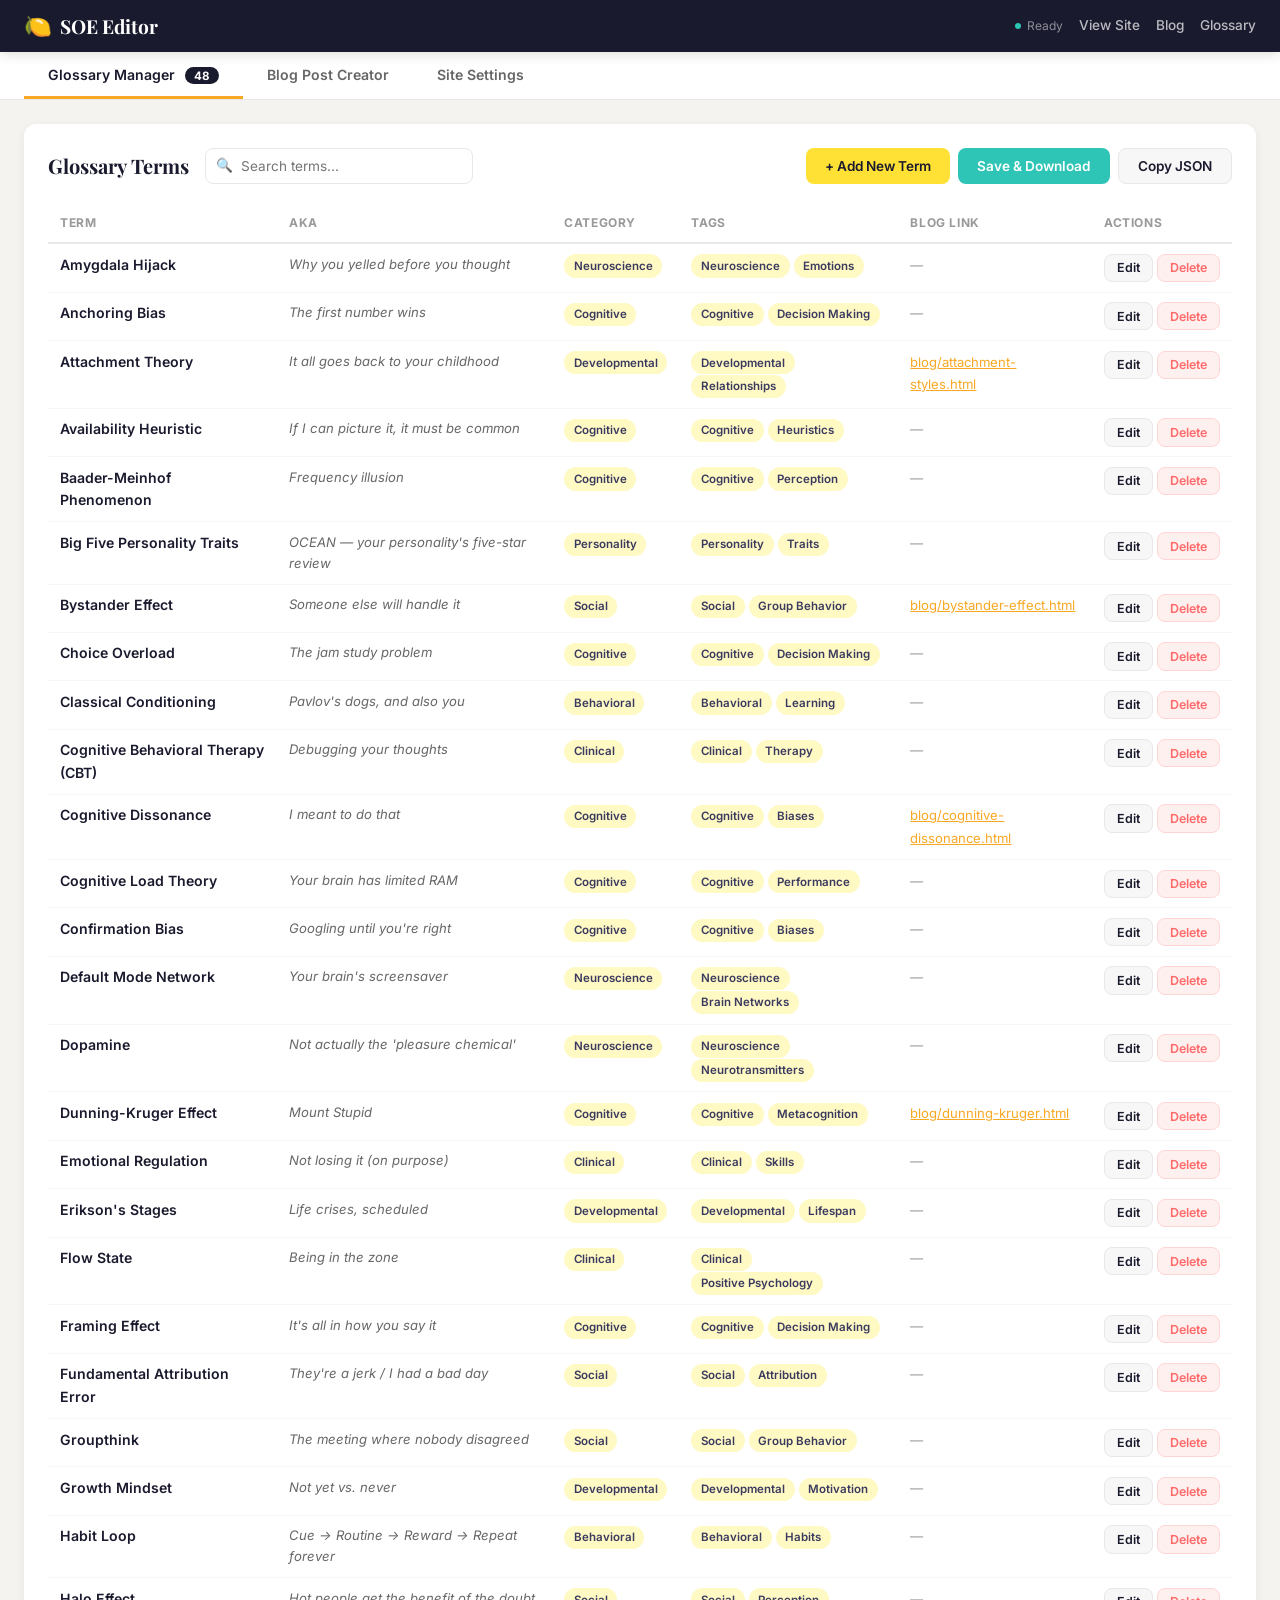
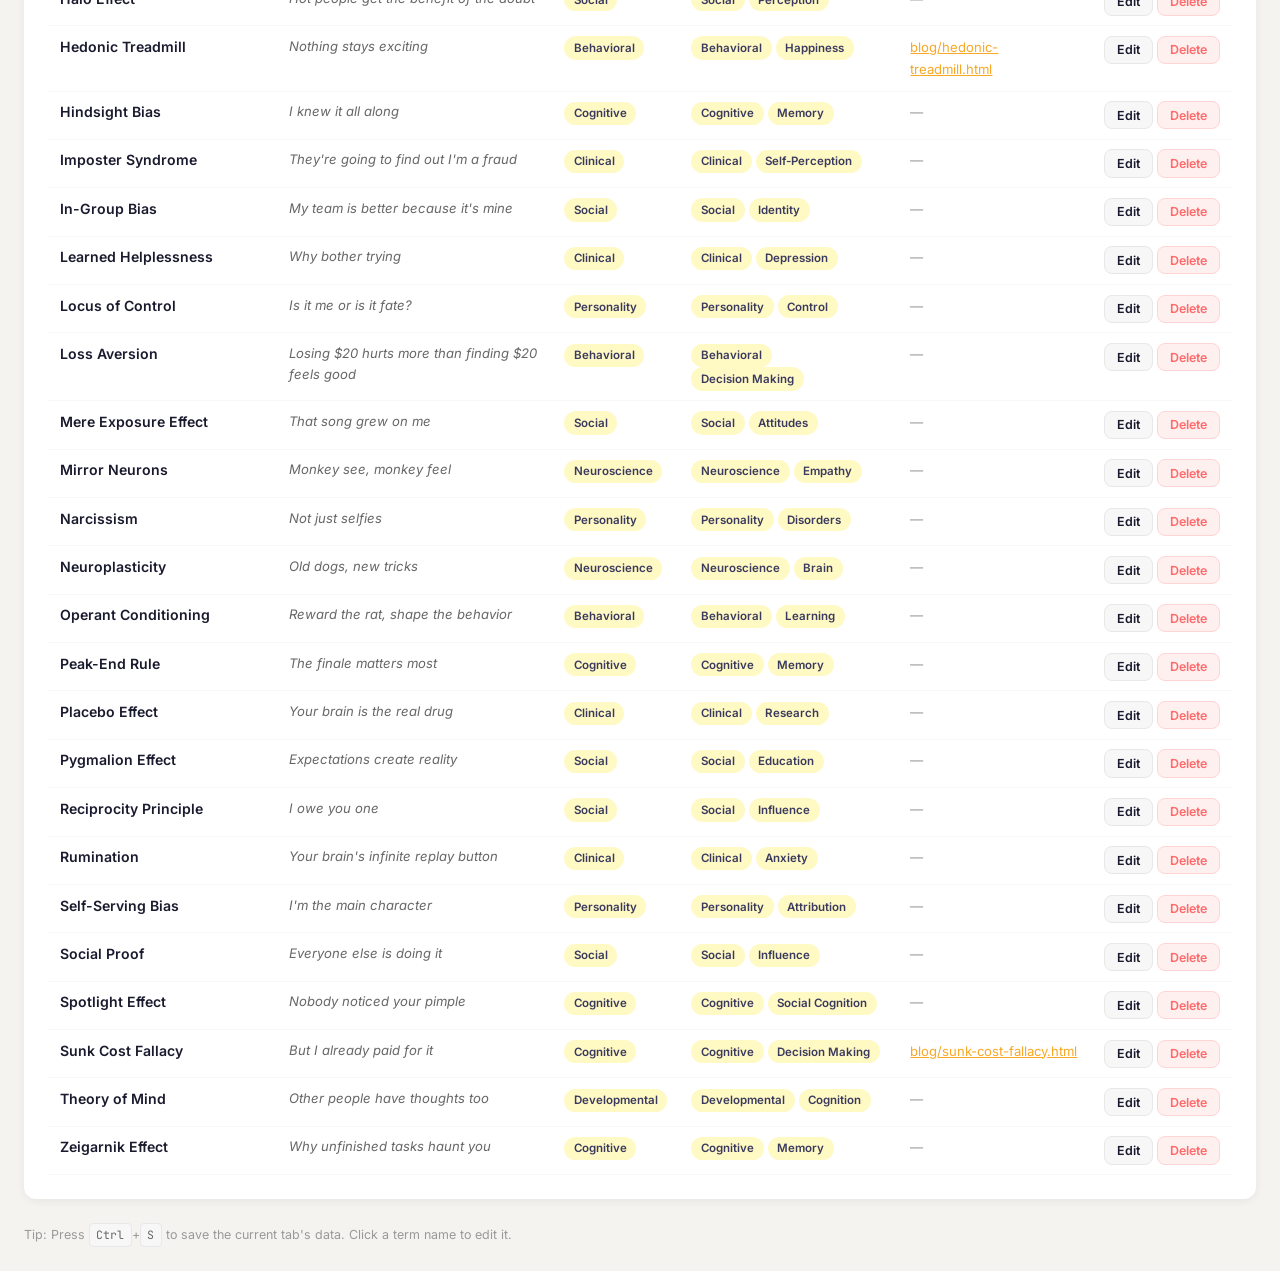
<file: editor.html>
<!DOCTYPE html>
<html lang="en">
<head>
  <meta charset="UTF-8">
  <meta name="viewport" content="width=device-width, initial-scale=1.0">
  <title>SOE Editor — Squeeze of Everything</title>
  <link rel="preconnect" href="https://fonts.googleapis.com">
  <link rel="preconnect" href="https://fonts.gstatic.com" crossorigin>
  <link href="https://fonts.googleapis.com/css2?family=Inter:wght@400;500;600;700&family=Playfair+Display:wght@600;700;800&family=JetBrains+Mono:wght@400;500&display=swap" rel="stylesheet">
  <link rel="icon" href="data:image/svg+xml,<svg xmlns=%22http://www.w3.org/2000/svg%22 viewBox=%220 0 100 100%22><text y=%22.9em%22 font-size=%2290%22>🍋</text></svg>">
  <style>
    /* ========== CSS Variables (matching site) ========== */
    :root {
      --lemon: #FFE135;
      --lemon-light: #FFF9C4;
      --lemon-dark: #F9A825;
      --ink: #1a1a2e;
      --ink-light: #3a3a5e;
      --paper: #FFFDF7;
      --paper-alt: #FFF8E7;
      --accent: #FF6B6B;
      --accent-teal: #2EC4B6;
      --gray-100: #f7f7f7;
      --gray-200: #e8e8e8;
      --gray-400: #999;
      --gray-600: #666;
      --radius: 12px;
      --radius-lg: 20px;
      --shadow-sm: 0 2px 8px rgba(0,0,0,0.06);
      --shadow-md: 0 4px 20px rgba(0,0,0,0.08);
      --shadow-lg: 0 8px 40px rgba(0,0,0,0.12);
      --font-main: 'Inter', -apple-system, BlinkMacSystemFont, 'Segoe UI', sans-serif;
      --font-display: 'Playfair Display', Georgia, serif;
      --font-mono: 'JetBrains Mono', 'Fira Code', monospace;
      --sidebar-w: 240px;
    }

    /* ========== Reset ========== */
    *, *::before, *::after { box-sizing: border-box; margin: 0; padding: 0; }

    html { font-size: 16px; }

    body {
      font-family: var(--font-main);
      background: #f4f3ef;
      color: var(--ink);
      line-height: 1.6;
      -webkit-font-smoothing: antialiased;
      min-height: 100vh;
    }

    /* ========== Top Nav ========== */
    .editor-nav {
      position: sticky;
      top: 0;
      z-index: 200;
      background: var(--ink);
      color: white;
      padding: 0 1.5rem;
      height: 52px;
      display: flex;
      align-items: center;
      justify-content: space-between;
      box-shadow: 0 2px 12px rgba(0,0,0,0.15);
    }

    .editor-nav__logo {
      font-family: var(--font-display);
      font-size: 1.2rem;
      font-weight: 700;
      color: white;
      text-decoration: none;
      display: flex;
      align-items: center;
      gap: 0.5rem;
    }

    .editor-nav__logo span { font-size: 1.4rem; }

    .editor-nav__right {
      display: flex;
      align-items: center;
      gap: 1rem;
    }

    .editor-nav__link {
      color: rgba(255,255,255,0.7);
      text-decoration: none;
      font-size: 0.85rem;
      font-weight: 500;
      transition: color 0.2s;
    }

    .editor-nav__link:hover { color: var(--lemon); }

    .editor-nav__status {
      font-size: 0.75rem;
      color: rgba(255,255,255,0.5);
      display: flex;
      align-items: center;
      gap: 0.4rem;
    }

    .editor-nav__status .dot {
      width: 6px;
      height: 6px;
      border-radius: 50%;
      background: var(--accent-teal);
      display: inline-block;
    }

    /* ========== Tab Bar ========== */
    .tab-bar {
      background: white;
      border-bottom: 1px solid var(--gray-200);
      display: flex;
      padding: 0 1.5rem;
      gap: 0;
      overflow-x: auto;
    }

    .tab-btn {
      padding: 0.85rem 1.5rem;
      font-family: var(--font-main);
      font-size: 0.88rem;
      font-weight: 600;
      color: var(--gray-600);
      background: none;
      border: none;
      border-bottom: 3px solid transparent;
      cursor: pointer;
      transition: all 0.2s;
      white-space: nowrap;
    }

    .tab-btn:hover { color: var(--ink); }

    .tab-btn.active {
      color: var(--ink);
      border-bottom-color: var(--lemon-dark);
    }

    /* ========== Main Content ========== */
    .editor-main {
      max-width: 1400px;
      margin: 0 auto;
      padding: 1.5rem;
    }

    .tab-panel { display: none; }
    .tab-panel.active { display: block; }

    /* ========== Common Form Styles ========== */
    .form-group {
      margin-bottom: 1rem;
    }

    .form-group label {
      display: block;
      font-size: 0.82rem;
      font-weight: 600;
      color: var(--ink-light);
      margin-bottom: 0.35rem;
      text-transform: uppercase;
      letter-spacing: 0.04em;
    }

    .form-group label .hint {
      font-weight: 400;
      text-transform: none;
      letter-spacing: 0;
      color: var(--gray-400);
      font-size: 0.78rem;
    }

    .form-input, .form-select, .form-textarea {
      width: 100%;
      padding: 0.65rem 0.9rem;
      border: 1.5px solid var(--gray-200);
      border-radius: 8px;
      font-family: var(--font-main);
      font-size: 0.9rem;
      color: var(--ink);
      background: white;
      transition: border-color 0.2s, box-shadow 0.2s;
      outline: none;
    }

    .form-input:focus, .form-select:focus, .form-textarea:focus {
      border-color: var(--lemon-dark);
      box-shadow: 0 0 0 3px rgba(249, 168, 37, 0.15);
    }

    .form-textarea {
      resize: vertical;
      min-height: 80px;
      line-height: 1.6;
    }

    .form-select {
      cursor: pointer;
    }

    .form-row {
      display: grid;
      grid-template-columns: 1fr 1fr;
      gap: 1rem;
    }

    .form-row-3 {
      display: grid;
      grid-template-columns: 1fr 1fr 1fr;
      gap: 1rem;
    }

    /* ========== Cards / Panels ========== */
    .panel {
      background: white;
      border-radius: var(--radius);
      box-shadow: var(--shadow-sm);
      padding: 1.5rem;
      margin-bottom: 1.5rem;
    }

    .panel__header {
      display: flex;
      align-items: center;
      justify-content: space-between;
      margin-bottom: 1.25rem;
      flex-wrap: wrap;
      gap: 0.75rem;
    }

    .panel__title {
      font-family: var(--font-display);
      font-size: 1.25rem;
      font-weight: 700;
    }

    /* ========== Buttons ========== */
    .btn {
      display: inline-flex;
      align-items: center;
      gap: 0.4rem;
      padding: 0.55rem 1.2rem;
      border-radius: 8px;
      font-family: var(--font-main);
      font-size: 0.85rem;
      font-weight: 600;
      border: none;
      cursor: pointer;
      transition: all 0.2s;
      white-space: nowrap;
    }

    .btn--primary {
      background: var(--lemon);
      color: var(--ink);
    }

    .btn--primary:hover {
      background: var(--lemon-dark);
      transform: translateY(-1px);
      box-shadow: 0 4px 12px rgba(255, 225, 53, 0.35);
    }

    .btn--secondary {
      background: var(--gray-100);
      color: var(--ink);
      border: 1.5px solid var(--gray-200);
    }

    .btn--secondary:hover {
      border-color: var(--ink);
      background: white;
    }

    .btn--danger {
      background: #fff0f0;
      color: var(--accent);
      border: 1.5px solid #ffd4d4;
    }

    .btn--danger:hover {
      background: var(--accent);
      color: white;
    }

    .btn--teal {
      background: var(--accent-teal);
      color: white;
    }

    .btn--teal:hover {
      background: #25a99c;
      transform: translateY(-1px);
    }

    .btn--small {
      padding: 0.35rem 0.75rem;
      font-size: 0.78rem;
    }

    .btn-group {
      display: flex;
      gap: 0.5rem;
      flex-wrap: wrap;
    }

    /* ========== Data Table ========== */
    .data-table-wrap {
      overflow-x: auto;
      margin: 0 -1.5rem;
      padding: 0 1.5rem;
    }

    .data-table {
      width: 100%;
      border-collapse: collapse;
      font-size: 0.88rem;
    }

    .data-table th {
      text-align: left;
      padding: 0.6rem 0.75rem;
      font-size: 0.75rem;
      font-weight: 700;
      text-transform: uppercase;
      letter-spacing: 0.05em;
      color: var(--gray-400);
      border-bottom: 2px solid var(--gray-200);
      white-space: nowrap;
      cursor: pointer;
      user-select: none;
    }

    .data-table th:hover { color: var(--ink); }

    .data-table td {
      padding: 0.6rem 0.75rem;
      border-bottom: 1px solid var(--gray-100);
      vertical-align: top;
    }

    .data-table tr:hover td { background: var(--paper-alt); }

    .data-table .td-term {
      font-weight: 600;
      color: var(--ink);
      cursor: pointer;
    }

    .data-table .td-term:hover { color: var(--lemon-dark); }

    .data-table .td-category {
      display: inline-block;
      padding: 0.15rem 0.6rem;
      border-radius: 50px;
      font-size: 0.72rem;
      font-weight: 600;
      text-transform: capitalize;
      background: var(--lemon-light);
      color: var(--ink-light);
    }

    .data-table .td-actions {
      white-space: nowrap;
    }

    /* ========== Search Bar ========== */
    .search-bar {
      position: relative;
      max-width: 360px;
    }

    .search-bar input {
      width: 100%;
      padding: 0.55rem 0.9rem 0.55rem 2.2rem;
      border: 1.5px solid var(--gray-200);
      border-radius: 8px;
      font-family: var(--font-main);
      font-size: 0.85rem;
      outline: none;
      transition: border-color 0.2s;
    }

    .search-bar input:focus { border-color: var(--lemon-dark); }

    .search-bar::before {
      content: '\1F50D';
      position: absolute;
      left: 0.7rem;
      top: 50%;
      transform: translateY(-50%);
      font-size: 0.85rem;
      pointer-events: none;
    }

    /* ========== Glossary Preview Card ========== */
    .preview-card {
      background: white;
      border-radius: var(--radius);
      padding: 1.5rem;
      border-left: 4px solid var(--lemon);
      box-shadow: var(--shadow-sm);
    }

    .preview-card__term {
      font-family: var(--font-display);
      font-size: 1.15rem;
      font-weight: 700;
      margin-bottom: 0.3rem;
    }

    .preview-card__aka {
      font-size: 0.8rem;
      color: var(--gray-400);
      font-style: italic;
      margin-bottom: 0.5rem;
    }

    .preview-card__def {
      font-size: 0.9rem;
      color: var(--ink-light);
      line-height: 1.5;
      margin-bottom: 0.75rem;
    }

    .preview-card__tags {
      display: flex;
      flex-wrap: wrap;
      gap: 0.4rem;
      margin-bottom: 0.75rem;
    }

    .preview-card__tag {
      font-size: 0.7rem;
      padding: 0.2rem 0.6rem;
      border-radius: 50px;
      background: var(--lemon-light);
      color: var(--ink-light);
      font-weight: 600;
    }

    .preview-card__link {
      font-size: 0.85rem;
      font-weight: 600;
      color: var(--lemon-dark);
    }

    /* ========== Blog Editor Layout ========== */
    .blog-editor-layout {
      display: grid;
      grid-template-columns: 1fr 1fr;
      gap: 1.5rem;
      align-items: start;
    }

    @media (max-width: 1100px) {
      .blog-editor-layout {
        grid-template-columns: 1fr;
      }
    }

    /* ========== Markdown Toolbar ========== */
    .md-toolbar {
      display: flex;
      gap: 0.25rem;
      padding: 0.5rem;
      background: var(--gray-100);
      border: 1.5px solid var(--gray-200);
      border-bottom: none;
      border-radius: 8px 8px 0 0;
      flex-wrap: wrap;
    }

    .md-toolbar button {
      padding: 0.35rem 0.65rem;
      background: white;
      border: 1px solid var(--gray-200);
      border-radius: 5px;
      font-family: var(--font-main);
      font-size: 0.78rem;
      font-weight: 600;
      cursor: pointer;
      transition: all 0.15s;
      color: var(--ink-light);
    }

    .md-toolbar button:hover {
      background: var(--lemon-light);
      border-color: var(--lemon-dark);
      color: var(--ink);
    }

    .md-toolbar .sep {
      width: 1px;
      background: var(--gray-200);
      margin: 0 0.25rem;
    }

    .content-textarea {
      border-radius: 0 0 8px 8px !important;
      border-top: none !important;
      min-height: 450px;
      font-family: var(--font-mono);
      font-size: 0.85rem;
      line-height: 1.7;
    }

    /* ========== Blog Preview ========== */
    .blog-preview {
      background: var(--paper);
      border: 1.5px solid var(--gray-200);
      border-radius: var(--radius);
      padding: 2rem;
      max-height: 700px;
      overflow-y: auto;
      font-size: 0.95rem;
      line-height: 1.8;
    }

    .blog-preview h1 {
      font-family: var(--font-display);
      font-size: 1.8rem;
      line-height: 1.2;
      margin-bottom: 0.5rem;
    }

    .blog-preview h2 {
      font-family: var(--font-display);
      font-size: 1.4rem;
      margin: 1.5rem 0 0.75rem;
      line-height: 1.3;
    }

    .blog-preview h3 {
      font-family: var(--font-display);
      font-size: 1.15rem;
      margin: 1.25rem 0 0.5rem;
    }

    .blog-preview p { margin-bottom: 1rem; }

    .blog-preview blockquote {
      border-left: 4px solid var(--lemon);
      padding: 1rem 1.5rem;
      margin: 1.5rem 0;
      background: var(--lemon-light);
      border-radius: 0 var(--radius) var(--radius) 0;
      font-style: italic;
      color: var(--ink-light);
    }

    .blog-preview ul, .blog-preview ol {
      margin: 1rem 0 1.5rem 1.5rem;
    }

    .blog-preview li { margin-bottom: 0.5rem; }

    .blog-preview .callout {
      background: var(--paper-alt);
      border: 1px solid var(--gray-200);
      border-radius: var(--radius);
      padding: 1.25rem;
      margin: 1.5rem 0;
    }

    .blog-preview .callout--study { border-left: 4px solid var(--accent-teal); }
    .blog-preview .callout--snarky { border-left: 4px solid var(--accent); }

    .blog-preview .callout__label {
      font-weight: 700;
      font-size: 0.75rem;
      text-transform: uppercase;
      letter-spacing: 0.08em;
      margin-bottom: 0.4rem;
      color: var(--accent-teal);
    }

    .blog-preview .callout--snarky .callout__label { color: var(--accent); }

    .blog-preview .preview-tag {
      display: inline-block;
      background: var(--lemon);
      color: var(--ink);
      padding: 0.2rem 0.75rem;
      border-radius: 50px;
      font-size: 0.72rem;
      font-weight: 700;
      text-transform: uppercase;
      letter-spacing: 0.05em;
      margin-bottom: 1rem;
    }

    .blog-preview .preview-subtitle {
      font-size: 1rem;
      color: var(--ink-light);
      margin-bottom: 0.75rem;
    }

    .blog-preview .preview-meta {
      font-size: 0.8rem;
      color: var(--gray-400);
      margin-bottom: 1.5rem;
      padding-bottom: 1.5rem;
      border-bottom: 1px solid var(--gray-200);
    }

    /* ========== Color Picker Row ========== */
    .color-row {
      display: flex;
      align-items: center;
      gap: 0.75rem;
    }

    .color-row input[type="color"] {
      width: 40px;
      height: 36px;
      border: 1.5px solid var(--gray-200);
      border-radius: 6px;
      padding: 2px;
      cursor: pointer;
      background: white;
    }

    .color-preview {
      flex: 1;
      height: 36px;
      border-radius: 8px;
      border: 1.5px solid var(--gray-200);
    }

    /* ========== Toast ========== */
    .toast-container {
      position: fixed;
      bottom: 1.5rem;
      right: 1.5rem;
      z-index: 9999;
      display: flex;
      flex-direction: column;
      gap: 0.5rem;
    }

    .toast {
      background: var(--ink);
      color: white;
      padding: 0.75rem 1.25rem;
      border-radius: 10px;
      font-size: 0.88rem;
      font-weight: 500;
      box-shadow: 0 8px 30px rgba(0,0,0,0.18);
      animation: toastIn 0.3s ease-out;
      display: flex;
      align-items: center;
      gap: 0.5rem;
      max-width: 380px;
    }

    .toast--success { border-left: 4px solid var(--accent-teal); }
    .toast--warning { border-left: 4px solid var(--lemon-dark); }
    .toast--error { border-left: 4px solid var(--accent); }

    @keyframes toastIn {
      from { opacity: 0; transform: translateY(12px) scale(0.95); }
      to { opacity: 1; transform: translateY(0) scale(1); }
    }

    @keyframes toastOut {
      from { opacity: 1; transform: translateY(0) scale(1); }
      to { opacity: 0; transform: translateY(12px) scale(0.95); }
    }

    /* ========== Modal ========== */
    .modal-overlay {
      position: fixed;
      top: 0; left: 0; right: 0; bottom: 0;
      background: rgba(26,26,46,0.5);
      z-index: 500;
      display: flex;
      align-items: center;
      justify-content: center;
      padding: 1.5rem;
      animation: fadeIn 0.2s ease-out;
    }

    .modal {
      background: white;
      border-radius: var(--radius-lg);
      box-shadow: var(--shadow-lg);
      max-width: 600px;
      width: 100%;
      max-height: 90vh;
      overflow-y: auto;
      padding: 2rem;
    }

    .modal__header {
      display: flex;
      align-items: center;
      justify-content: space-between;
      margin-bottom: 1.5rem;
    }

    .modal__title {
      font-family: var(--font-display);
      font-size: 1.3rem;
      font-weight: 700;
    }

    .modal__close {
      background: none;
      border: none;
      font-size: 1.5rem;
      cursor: pointer;
      color: var(--gray-400);
      padding: 0.25rem;
      line-height: 1;
    }

    .modal__close:hover { color: var(--ink); }

    .modal__footer {
      display: flex;
      justify-content: flex-end;
      gap: 0.75rem;
      margin-top: 1.5rem;
      padding-top: 1rem;
      border-top: 1px solid var(--gray-200);
    }

    /* ========== Empty State ========== */
    .empty-state {
      text-align: center;
      padding: 3rem 1.5rem;
      color: var(--gray-400);
    }

    .empty-state__icon { font-size: 3rem; margin-bottom: 1rem; }
    .empty-state__text { font-size: 0.95rem; margin-bottom: 1rem; }

    /* ========== Glossary Form + Preview Layout ========== */
    .glossary-editor-layout {
      display: grid;
      grid-template-columns: 1fr 340px;
      gap: 1.5rem;
      align-items: start;
    }

    @media (max-width: 900px) {
      .glossary-editor-layout {
        grid-template-columns: 1fr;
      }
    }

    /* ========== Settings Grid ========== */
    .settings-grid {
      display: grid;
      grid-template-columns: 1fr 1fr;
      gap: 1.5rem;
    }

    @media (max-width: 900px) {
      .settings-grid {
        grid-template-columns: 1fr;
      }
    }

    /* ========== Misc ========== */
    .badge {
      display: inline-flex;
      align-items: center;
      padding: 0.15rem 0.6rem;
      border-radius: 50px;
      font-size: 0.72rem;
      font-weight: 600;
      background: var(--lemon-light);
      color: var(--ink-light);
    }

    .count-badge {
      background: var(--ink);
      color: white;
      padding: 0.1rem 0.55rem;
      border-radius: 50px;
      font-size: 0.72rem;
      font-weight: 700;
      margin-left: 0.4rem;
    }

    .divider {
      border: none;
      border-top: 1px solid var(--gray-200);
      margin: 1.5rem 0;
    }

    .sr-only {
      position: absolute; width: 1px; height: 1px;
      padding: 0; margin: -1px; overflow: hidden;
      clip: rect(0,0,0,0); border: 0;
    }

    @keyframes fadeIn {
      from { opacity: 0; }
      to { opacity: 1; }
    }

    /* Scrollbar styling */
    ::-webkit-scrollbar { width: 8px; height: 8px; }
    ::-webkit-scrollbar-track { background: transparent; }
    ::-webkit-scrollbar-thumb { background: var(--gray-200); border-radius: 4px; }
    ::-webkit-scrollbar-thumb:hover { background: var(--gray-400); }

    /* ========== Keyboard shortcut hint ========== */
    kbd {
      display: inline-block;
      padding: 0.1rem 0.4rem;
      font-family: var(--font-mono);
      font-size: 0.72rem;
      background: var(--gray-100);
      border: 1px solid var(--gray-200);
      border-radius: 4px;
      color: var(--gray-600);
    }

    .shortcut-hint {
      font-size: 0.78rem;
      color: var(--gray-400);
      margin-top: 0.5rem;
    }

    /* ========== Posts table card gradient ========== */
    .gradient-swatch {
      width: 48px;
      height: 28px;
      border-radius: 6px;
      display: inline-block;
      border: 1px solid var(--gray-200);
    }
  </style>
</head>
<body>

  <!-- ==================== Top Navigation ==================== -->
  <nav class="editor-nav">
    <a href="index.html" class="editor-nav__logo">
      <span>🍋</span> SOE Editor
    </a>
    <div class="editor-nav__right">
      <div class="editor-nav__status">
        <span class="dot"></span>
        <span id="statusText">Ready</span>
      </div>
      <a href="index.html" class="editor-nav__link">View Site</a>
      <a href="blog.html" class="editor-nav__link">Blog</a>
      <a href="glossary.html" class="editor-nav__link">Glossary</a>
    </div>
  </nav>

  <!-- ==================== Tab Bar ==================== -->
  <div class="tab-bar">
    <button class="tab-btn active" data-tab="glossary">Glossary Manager <span class="count-badge" id="glossaryCount">0</span></button>
    <button class="tab-btn" data-tab="blog">Blog Post Creator</button>
    <button class="tab-btn" data-tab="settings">Site Settings</button>
  </div>

  <!-- ==================== Main Content ==================== -->
  <main class="editor-main">

    <!-- ===================== TAB 1: GLOSSARY ===================== -->
    <div class="tab-panel active" id="tab-glossary">

      <!-- Top actions -->
      <div class="panel">
        <div class="panel__header">
          <div style="display:flex;align-items:center;gap:1rem;flex-wrap:wrap;">
            <h2 class="panel__title">Glossary Terms</h2>
            <div class="search-bar">
              <input type="text" id="glossarySearch" placeholder="Search terms...">
            </div>
          </div>
          <div class="btn-group">
            <button class="btn btn--primary" onclick="openGlossaryModal()">+ Add New Term</button>
            <button class="btn btn--teal" onclick="saveGlossaryJSON()">Save &amp; Download</button>
            <button class="btn btn--secondary" onclick="copyGlossaryJSON()">Copy JSON</button>
          </div>
        </div>

        <!-- Table -->
        <div class="data-table-wrap">
          <table class="data-table" id="glossaryTable">
            <thead>
              <tr>
                <th onclick="sortGlossary('term')">Term</th>
                <th onclick="sortGlossary('aka')">AKA</th>
                <th onclick="sortGlossary('category')">Category</th>
                <th>Tags</th>
                <th>Blog Link</th>
                <th>Actions</th>
              </tr>
            </thead>
            <tbody id="glossaryTableBody">
            </tbody>
          </table>
        </div>

        <div class="empty-state" id="glossaryEmpty" style="display:none;">
          <div class="empty-state__icon">📖</div>
          <div class="empty-state__text">No glossary terms yet. Click "Add New Term" to get started.</div>
        </div>
      </div>

      <p class="shortcut-hint">Tip: Press <kbd>Ctrl</kbd>+<kbd>S</kbd> to save the current tab's data. Click a term name to edit it.</p>
    </div>

    <!-- ===================== TAB 2: BLOG POST CREATOR ===================== -->
    <div class="tab-panel" id="tab-blog">

      <!-- Posts listing -->
      <div class="panel">
        <div class="panel__header">
          <h2 class="panel__title">Existing Posts <span class="count-badge" id="postsCount">0</span></h2>
          <div class="btn-group">
            <button class="btn btn--teal" onclick="savePostsJSON()">Save posts.json</button>
            <button class="btn btn--secondary" onclick="copyPostsJSON()">Copy JSON</button>
          </div>
        </div>
        <div class="data-table-wrap">
          <table class="data-table" id="postsTable">
            <thead>
              <tr>
                <th>Card</th>
                <th>Title</th>
                <th>Category</th>
                <th>Date</th>
                <th>Reading Time</th>
                <th>Actions</th>
              </tr>
            </thead>
            <tbody id="postsTableBody"></tbody>
          </table>
        </div>
        <div class="empty-state" id="postsEmpty" style="display:none;">
          <div class="empty-state__icon">📝</div>
          <div class="empty-state__text">No posts in posts.json yet. Create one below!</div>
        </div>
      </div>

      <!-- Create / Edit Post -->
      <div class="panel">
        <div class="panel__header">
          <h2 class="panel__title" id="blogFormTitle">Create New Post</h2>
          <div class="btn-group">
            <button class="btn btn--primary" onclick="generateBlogHTML()">Generate &amp; Download HTML</button>
            <button class="btn btn--teal" onclick="addToPostsJSON()">Add to Blog Listing</button>
            <button class="btn btn--secondary" id="blogClearBtn" onclick="clearBlogForm()">Clear Form</button>
          </div>
        </div>

        <div class="blog-editor-layout">
          <!-- Left: Form -->
          <div>
            <div class="form-group">
              <label>Post Title</label>
              <input type="text" class="form-input" id="blogTitle" placeholder="e.g., Cognitive Dissonance: Why Your Brain Gaslights Itself">
            </div>
            <div class="form-group">
              <label>Subtitle</label>
              <input type="text" class="form-input" id="blogSubtitle" placeholder="e.g., Festinger's classic 1957 study, but explained as if...">
            </div>
            <div class="form-row-3">
              <div class="form-group">
                <label>Category / Tag</label>
                <select class="form-select" id="blogTag">
                  <option value="Study Translation">Study Translation</option>
                  <option value="Deep Dive">Deep Dive</option>
                  <option value="Concept Explainer">Concept Explainer</option>
                </select>
              </div>
              <div class="form-group">
                <label>Date</label>
                <input type="date" class="form-input" id="blogDate">
              </div>
              <div class="form-group">
                <label>Reading Time</label>
                <input type="text" class="form-input" id="blogReadTime" placeholder="e.g., 8 min read">
              </div>
            </div>
            <div class="form-group">
              <label>Excerpt <span class="hint">(for blog listing card)</span></label>
              <textarea class="form-textarea" id="blogExcerpt" rows="2" placeholder="Short description for the blog card..."></textarea>
            </div>
            <div class="form-group">
              <label>Filename <span class="hint">(e.g., cognitive-dissonance — no extension)</span></label>
              <input type="text" class="form-input" id="blogFilename" placeholder="e.g., cognitive-dissonance">
            </div>
            <div class="form-group">
              <label>Card Gradient Colors</label>
              <div class="color-row">
                <input type="color" id="blogColor1" value="#FF6B6B">
                <input type="color" id="blogColor2" value="#ee5a24">
                <div class="color-preview" id="blogColorPreview" style="background: linear-gradient(135deg, #FF6B6B 0%, #ee5a24 100%);"></div>
              </div>
            </div>

            <hr class="divider">

            <div class="form-group">
              <label>Article Content <span class="hint">(HTML — use toolbar to insert snippets)</span></label>
              <div class="md-toolbar">
                <button type="button" onclick="insertSnippet('bold')" title="Bold text"><b>B</b></button>
                <button type="button" onclick="insertSnippet('italic')" title="Italic text"><em>I</em></button>
                <button type="button" onclick="insertSnippet('h2')" title="Heading 2">H2</button>
                <button type="button" onclick="insertSnippet('h3')" title="Heading 3">H3</button>
                <div class="sep"></div>
                <button type="button" onclick="insertSnippet('blockquote')" title="Blockquote">Quote</button>
                <button type="button" onclick="insertSnippet('callout-study')" title="Study callout box">Study Callout</button>
                <button type="button" onclick="insertSnippet('callout-snarky')" title="Snarky sidebar box">Snarky Callout</button>
                <div class="sep"></div>
                <button type="button" onclick="insertSnippet('ul')" title="Unordered list">List</button>
                <button type="button" onclick="insertSnippet('ol')" title="Ordered list">Num List</button>
                <button type="button" onclick="insertSnippet('p')" title="Paragraph">P</button>
                <button type="button" onclick="insertSnippet('hr')" title="Horizontal rule">HR</button>
              </div>
              <textarea class="form-textarea content-textarea" id="blogContent" placeholder="Write your article HTML here..."></textarea>
            </div>
          </div>

          <!-- Right: Preview -->
          <div>
            <div class="form-group">
              <label>Live Preview</label>
            </div>
            <div class="blog-preview" id="blogPreview">
              <p style="color:var(--gray-400);text-align:center;padding:2rem;">Start typing to see a live preview of your article.</p>
            </div>
          </div>
        </div>
      </div>

      <p class="shortcut-hint">Tip: Press <kbd>Ctrl</kbd>+<kbd>S</kbd> to download the generated HTML file.</p>
    </div>

    <!-- ===================== TAB 3: SITE SETTINGS ===================== -->
    <div class="tab-panel" id="tab-settings">
      <div class="panel">
        <div class="panel__header">
          <h2 class="panel__title">Site Settings</h2>
          <div class="btn-group">
            <button class="btn btn--primary" onclick="saveSettings()">Save Settings to localStorage</button>
            <button class="btn btn--secondary" onclick="exportSettings()">Export as JSON</button>
          </div>
        </div>

        <div class="settings-grid">
          <div>
            <h3 style="font-family:var(--font-display);margin-bottom:1rem;">General</h3>
            <div class="form-group">
              <label>Site Name</label>
              <input type="text" class="form-input" id="settingSiteName" value="Squeeze of Everything">
            </div>
            <div class="form-group">
              <label>Tagline</label>
              <input type="text" class="form-input" id="settingTagline" value="Practical Psychology for Humans">
            </div>
            <div class="form-group">
              <label>About Text</label>
              <textarea class="form-textarea" id="settingAbout" rows="4">We take real academic research, strip out the jargon, and rebuild it with humor, weird analogies, and things you can actually apply to your life. For curious humans only.</textarea>
            </div>
          </div>
          <div>
            <h3 style="font-family:var(--font-display);margin-bottom:1rem;">Newsletter &amp; Footer</h3>
            <div class="form-group">
              <label>Newsletter Heading</label>
              <input type="text" class="form-input" id="settingNewsletterH" value="Get Squeezed Weekly 🍋">
            </div>
            <div class="form-group">
              <label>Newsletter Description</label>
              <textarea class="form-textarea" id="settingNewsletterP" rows="2">One psychology concept per week, translated from Academic to Human. No spam, no toxic positivity.</textarea>
            </div>
            <div class="form-group">
              <label>Footer Text (line 1)</label>
              <input type="text" class="form-input" id="settingFooter1" value="🍋 Squeeze of Everything — Practical Psychology for Humans">
            </div>
            <div class="form-group">
              <label>Footer Text (line 2)</label>
              <input type="text" class="form-input" id="settingFooter2" value="&copy; 2026. Made with curiosity and mild irreverence.">
            </div>
          </div>
        </div>
      </div>
      <p class="shortcut-hint">Settings are stored in your browser's localStorage. Export as JSON if you want to keep a backup.</p>
    </div>
  </main>

  <!-- ==================== Toast Container ==================== -->
  <div class="toast-container" id="toastContainer"></div>

  <!-- ==================== Glossary Modal ==================== -->
  <div class="modal-overlay" id="glossaryModal" style="display:none;" onclick="if(event.target===this)closeGlossaryModal()">
    <div class="modal">
      <div class="modal__header">
        <h3 class="modal__title" id="glossaryModalTitle">Add New Term</h3>
        <button class="modal__close" onclick="closeGlossaryModal()">&times;</button>
      </div>

      <div class="glossary-editor-layout">
        <div>
          <div class="form-group">
            <label>Term Name</label>
            <input type="text" class="form-input" id="gTerm" placeholder="e.g., Cognitive Dissonance">
          </div>
          <div class="form-group">
            <label>AKA Subtitle <span class="hint">(what shows in quotes)</span></label>
            <input type="text" class="form-input" id="gAka" placeholder='e.g., "I meant to do that"'>
          </div>
          <div class="form-group">
            <label>Definition</label>
            <textarea class="form-textarea" id="gDef" rows="3" placeholder="Explain the term in plain, witty language..."></textarea>
          </div>
          <div class="form-row">
            <div class="form-group">
              <label>Category</label>
              <select class="form-select" id="gCategory">
                <option value="cognitive">Cognitive</option>
                <option value="social">Social</option>
                <option value="developmental">Developmental</option>
                <option value="clinical">Clinical</option>
                <option value="behavioral">Behavioral</option>
                <option value="personality">Personality</option>
                <option value="neuroscience">Neuroscience</option>
              </select>
            </div>
            <div class="form-group">
              <label>Tags <span class="hint">(comma-separated)</span></label>
              <input type="text" class="form-input" id="gTags" placeholder="e.g., Biases, Decision Making">
            </div>
          </div>
          <div class="form-group">
            <label>Blog Link URL <span class="hint">(optional)</span></label>
            <input type="text" class="form-input" id="gBlogLink" placeholder="e.g., blog/cognitive-dissonance.html">
          </div>
        </div>

        <!-- Preview -->
        <div>
          <label style="display:block;font-size:0.82rem;font-weight:600;color:var(--ink-light);margin-bottom:0.35rem;text-transform:uppercase;letter-spacing:0.04em;">Preview</label>
          <div class="preview-card" id="glossaryPreviewCard">
            <div class="preview-card__term" id="prevTerm">Term Name</div>
            <div class="preview-card__aka" id="prevAka">AKA: "..."</div>
            <div class="preview-card__def" id="prevDef">Definition will appear here.</div>
            <div class="preview-card__tags" id="prevTags"></div>
            <span class="preview-card__link" id="prevLink" style="display:none;">Read the deep dive &rarr;</span>
          </div>
        </div>
      </div>

      <div class="modal__footer">
        <button class="btn btn--secondary" onclick="closeGlossaryModal()">Cancel</button>
        <button class="btn btn--primary" id="glossaryModalSaveBtn" onclick="saveGlossaryTerm()">Add Term</button>
      </div>
    </div>
  </div>

  <!-- ==================== Confirm Delete Modal ==================== -->
  <div class="modal-overlay" id="confirmModal" style="display:none;" onclick="if(event.target===this)closeConfirmModal()">
    <div class="modal" style="max-width:420px;">
      <div class="modal__header">
        <h3 class="modal__title">Confirm Delete</h3>
        <button class="modal__close" onclick="closeConfirmModal()">&times;</button>
      </div>
      <p id="confirmMessage" style="color:var(--ink-light);font-size:0.95rem;">Are you sure you want to delete this item?</p>
      <div class="modal__footer">
        <button class="btn btn--secondary" onclick="closeConfirmModal()">Cancel</button>
        <button class="btn btn--danger" id="confirmDeleteBtn">Delete</button>
      </div>
    </div>
  </div>


  <!-- ==================== JAVASCRIPT ==================== -->
  <script>
    // ==========================================================
    //  STATE
    // ==========================================================
    let glossary = [];
    let posts = [];
    let editingGlossaryIndex = -1;  // -1 = adding new
    let editingPostIndex = -1;
    let glossarySortKey = 'term';
    let glossarySortAsc = true;
    let lastSavedTime = null;
    let autoSaveInterval = null;

    // ==========================================================
    //  INIT
    // ==========================================================
    document.addEventListener('DOMContentLoaded', () => {
      initTabs();
      loadData();
      initBlogPreview();
      initBlogColorPreview();
      initGlossaryModalPreview();
      initAutoSave();
      initKeyboardShortcuts();
      loadSettings();

      // Set default date to today
      const today = new Date().toISOString().split('T')[0];
      document.getElementById('blogDate').value = today;
    });

    // ==========================================================
    //  TABS
    // ==========================================================
    function initTabs() {
      document.querySelectorAll('.tab-btn').forEach(btn => {
        btn.addEventListener('click', () => {
          document.querySelectorAll('.tab-btn').forEach(b => b.classList.remove('active'));
          document.querySelectorAll('.tab-panel').forEach(p => p.classList.remove('active'));
          btn.classList.add('active');
          document.getElementById('tab-' + btn.dataset.tab).classList.add('active');
        });
      });
    }

    // ==========================================================
    //  DATA LOADING
    // ==========================================================
    async function loadData() {
      // Try localStorage first, then fetch
      const lsGlossary = localStorage.getItem('soe_glossary');
      const lsPosts = localStorage.getItem('soe_posts');

      if (lsGlossary) {
        try { glossary = JSON.parse(lsGlossary); } catch(e) { glossary = []; }
      }
      if (lsPosts) {
        try { posts = JSON.parse(lsPosts); } catch(e) { posts = []; }
      }

      // Also try to fetch from data files
      if (!lsGlossary) {
        try {
          const resp = await fetch('data/glossary.json');
          if (resp.ok) {
            glossary = await resp.json();
            localStorage.setItem('soe_glossary', JSON.stringify(glossary));
          }
        } catch(e) {
          if (!glossary.length) {
            showToast('Could not load glossary.json. Starting with empty glossary. You can add terms manually.', 'warning');
          }
        }
      }

      if (!lsPosts) {
        try {
          const resp = await fetch('data/posts.json');
          if (resp.ok) {
            posts = await resp.json();
            localStorage.setItem('soe_posts', JSON.stringify(posts));
          }
        } catch(e) {
          if (!posts.length) {
            showToast('Could not load posts.json. Starting with empty posts list.', 'warning');
          }
        }
      }

      renderGlossaryTable();
      renderPostsTable();
    }

    // ==========================================================
    //  AUTO-SAVE
    // ==========================================================
    function initAutoSave() {
      autoSaveInterval = setInterval(() => {
        localStorage.setItem('soe_glossary', JSON.stringify(glossary));
        localStorage.setItem('soe_posts', JSON.stringify(posts));
        saveBlogDraft();
        lastSavedTime = new Date();
        updateStatusText();
      }, 30000);
    }

    function updateStatusText() {
      const el = document.getElementById('statusText');
      if (!lastSavedTime) { el.textContent = 'Ready'; return; }
      const diff = Math.round((Date.now() - lastSavedTime.getTime()) / 1000);
      if (diff < 60) { el.textContent = 'Auto-saved just now'; }
      else { el.textContent = 'Auto-saved ' + Math.floor(diff / 60) + 'm ago'; }
    }

    setInterval(updateStatusText, 15000);

    function saveBlogDraft() {
      const draft = {
        title: document.getElementById('blogTitle').value,
        subtitle: document.getElementById('blogSubtitle').value,
        tag: document.getElementById('blogTag').value,
        date: document.getElementById('blogDate').value,
        readTime: document.getElementById('blogReadTime').value,
        excerpt: document.getElementById('blogExcerpt').value,
        filename: document.getElementById('blogFilename').value,
        color1: document.getElementById('blogColor1').value,
        color2: document.getElementById('blogColor2').value,
        content: document.getElementById('blogContent').value,
      };
      localStorage.setItem('soe_blog_draft', JSON.stringify(draft));
    }

    // ==========================================================
    //  KEYBOARD SHORTCUTS
    // ==========================================================
    function initKeyboardShortcuts() {
      document.addEventListener('keydown', (e) => {
        if ((e.ctrlKey || e.metaKey) && e.key === 's') {
          e.preventDefault();
          const activeTab = document.querySelector('.tab-btn.active');
          if (!activeTab) return;
          switch (activeTab.dataset.tab) {
            case 'glossary': saveGlossaryJSON(); break;
            case 'blog': generateBlogHTML(); break;
            case 'settings': saveSettings(); break;
          }
        }
      });
    }

    // ==========================================================
    //  TOASTS
    // ==========================================================
    function showToast(message, type = 'success') {
      const container = document.getElementById('toastContainer');
      const toast = document.createElement('div');
      const icons = { success: '\u2705', warning: '\u26A0\uFE0F', error: '\u274C' };
      toast.className = 'toast toast--' + type;
      toast.innerHTML = '<span>' + (icons[type] || '') + '</span><span>' + message + '</span>';
      container.appendChild(toast);
      setTimeout(() => {
        toast.style.animation = 'toastOut 0.3s ease-in forwards';
        setTimeout(() => toast.remove(), 300);
      }, 3500);
    }

    // ==========================================================
    //  CONFIRM MODAL
    // ==========================================================
    function showConfirm(message, onConfirm) {
      document.getElementById('confirmMessage').textContent = message;
      document.getElementById('confirmModal').style.display = 'flex';
      const btn = document.getElementById('confirmDeleteBtn');
      // Remove old listeners
      const newBtn = btn.cloneNode(true);
      btn.parentNode.replaceChild(newBtn, btn);
      newBtn.addEventListener('click', () => {
        onConfirm();
        closeConfirmModal();
      });
    }

    function closeConfirmModal() {
      document.getElementById('confirmModal').style.display = 'none';
    }

    // ==========================================================
    //  GLOSSARY: RENDER TABLE
    // ==========================================================
    function renderGlossaryTable() {
      const tbody = document.getElementById('glossaryTableBody');
      const empty = document.getElementById('glossaryEmpty');
      const searchVal = (document.getElementById('glossarySearch').value || '').toLowerCase();

      document.getElementById('glossaryCount').textContent = glossary.length;

      let filtered = glossary.map((item, idx) => ({ ...item, _idx: idx }));
      if (searchVal) {
        filtered = filtered.filter(g =>
          (g.term || '').toLowerCase().includes(searchVal) ||
          (g.aka || '').toLowerCase().includes(searchVal) ||
          (g.definition || '').toLowerCase().includes(searchVal) ||
          (g.category || '').toLowerCase().includes(searchVal) ||
          (g.tags || []).join(' ').toLowerCase().includes(searchVal)
        );
      }

      // Sort
      filtered.sort((a, b) => {
        const aVal = (a[glossarySortKey] || '').toString().toLowerCase();
        const bVal = (b[glossarySortKey] || '').toString().toLowerCase();
        return glossarySortAsc ? aVal.localeCompare(bVal) : bVal.localeCompare(aVal);
      });

      if (filtered.length === 0) {
        tbody.innerHTML = '';
        empty.style.display = 'block';
        return;
      }

      empty.style.display = 'none';
      tbody.innerHTML = filtered.map(g => {
        const tags = (g.tags || []).map(t => '<span class="badge">' + escapeHtml(t) + '</span>').join(' ');
        const link = g.blogLink ? '<a href="' + escapeHtml(g.blogLink) + '" style="color:var(--lemon-dark);font-size:0.82rem;">' + escapeHtml(g.blogLink) + '</a>' : '<span style="color:var(--gray-400);font-size:0.82rem;">&mdash;</span>';
        return '<tr>' +
          '<td class="td-term" onclick="editGlossaryTerm(' + g._idx + ')">' + escapeHtml(g.term || '') + '</td>' +
          '<td style="font-size:0.82rem;color:var(--gray-600);font-style:italic;">' + escapeHtml(g.aka || '') + '</td>' +
          '<td><span class="td-category">' + escapeHtml(g.category || '') + '</span></td>' +
          '<td>' + tags + '</td>' +
          '<td>' + link + '</td>' +
          '<td class="td-actions"><button class="btn btn--secondary btn--small" onclick="editGlossaryTerm(' + g._idx + ')">Edit</button> <button class="btn btn--danger btn--small" onclick="deleteGlossaryTerm(' + g._idx + ')">Delete</button></td>' +
          '</tr>';
      }).join('');
    }

    function sortGlossary(key) {
      if (glossarySortKey === key) {
        glossarySortAsc = !glossarySortAsc;
      } else {
        glossarySortKey = key;
        glossarySortAsc = true;
      }
      renderGlossaryTable();
    }

    // Search
    document.addEventListener('DOMContentLoaded', () => {
      const searchInput = document.getElementById('glossarySearch');
      if (searchInput) {
        searchInput.addEventListener('input', () => renderGlossaryTable());
      }
    });

    // ==========================================================
    //  GLOSSARY: MODAL
    // ==========================================================
    function openGlossaryModal(index) {
      editingGlossaryIndex = (index !== undefined) ? index : -1;
      const modal = document.getElementById('glossaryModal');
      const title = document.getElementById('glossaryModalTitle');
      const saveBtn = document.getElementById('glossaryModalSaveBtn');

      if (editingGlossaryIndex >= 0) {
        const g = glossary[editingGlossaryIndex];
        document.getElementById('gTerm').value = g.term || '';
        document.getElementById('gAka').value = g.aka || '';
        document.getElementById('gDef').value = g.definition || '';
        document.getElementById('gCategory').value = g.category || 'cognitive';
        document.getElementById('gTags').value = (g.tags || []).join(', ');
        document.getElementById('gBlogLink').value = g.blogLink || '';
        title.textContent = 'Edit Term';
        saveBtn.textContent = 'Save Changes';
      } else {
        document.getElementById('gTerm').value = '';
        document.getElementById('gAka').value = '';
        document.getElementById('gDef').value = '';
        document.getElementById('gCategory').value = 'cognitive';
        document.getElementById('gTags').value = '';
        document.getElementById('gBlogLink').value = '';
        title.textContent = 'Add New Term';
        saveBtn.textContent = 'Add Term';
      }

      updateGlossaryPreview();
      modal.style.display = 'flex';
      document.getElementById('gTerm').focus();
    }

    function closeGlossaryModal() {
      document.getElementById('glossaryModal').style.display = 'none';
      editingGlossaryIndex = -1;
    }

    function saveGlossaryTerm() {
      const term = document.getElementById('gTerm').value.trim();
      const aka = document.getElementById('gAka').value.trim();
      const def = document.getElementById('gDef').value.trim();
      const category = document.getElementById('gCategory').value;
      const tags = document.getElementById('gTags').value.split(',').map(t => t.trim()).filter(t => t);
      const blogLink = document.getElementById('gBlogLink').value.trim();

      if (!term) { showToast('Term name is required.', 'error'); return; }
      if (!def) { showToast('Definition is required.', 'error'); return; }

      const entry = { term, aka, definition: def, category, tags, blogLink };

      if (editingGlossaryIndex >= 0) {
        glossary[editingGlossaryIndex] = entry;
        showToast('Term "' + term + '" updated.');
      } else {
        glossary.push(entry);
        showToast('Term "' + term + '" added.');
      }

      localStorage.setItem('soe_glossary', JSON.stringify(glossary));
      renderGlossaryTable();
      closeGlossaryModal();
    }

    function editGlossaryTerm(index) {
      openGlossaryModal(index);
    }

    function deleteGlossaryTerm(index) {
      const term = glossary[index] ? glossary[index].term : 'this term';
      showConfirm('Are you sure you want to delete "' + term + '"? This cannot be undone.', () => {
        glossary.splice(index, 1);
        localStorage.setItem('soe_glossary', JSON.stringify(glossary));
        renderGlossaryTable();
        showToast('Term deleted.');
      });
    }

    // ==========================================================
    //  GLOSSARY: MODAL LIVE PREVIEW
    // ==========================================================
    function initGlossaryModalPreview() {
      ['gTerm', 'gAka', 'gDef', 'gTags', 'gBlogLink', 'gCategory'].forEach(id => {
        const el = document.getElementById(id);
        if (el) el.addEventListener('input', updateGlossaryPreview);
      });
    }

    function updateGlossaryPreview() {
      const term = document.getElementById('gTerm').value || 'Term Name';
      const aka = document.getElementById('gAka').value;
      const def = document.getElementById('gDef').value || 'Definition will appear here.';
      const tagsStr = document.getElementById('gTags').value;
      const blogLink = document.getElementById('gBlogLink').value;

      document.getElementById('prevTerm').textContent = term;
      document.getElementById('prevAka').textContent = aka ? 'AKA: "' + aka + '"' : '';
      document.getElementById('prevAka').style.display = aka ? 'block' : 'none';
      document.getElementById('prevDef').textContent = def;

      const tagsContainer = document.getElementById('prevTags');
      const tags = tagsStr.split(',').map(t => t.trim()).filter(t => t);
      tagsContainer.innerHTML = tags.map(t => '<span class="preview-card__tag">' + escapeHtml(t) + '</span>').join('');

      const linkEl = document.getElementById('prevLink');
      linkEl.style.display = blogLink ? 'inline' : 'none';
    }

    // ==========================================================
    //  GLOSSARY: SAVE / COPY
    // ==========================================================
    function saveGlossaryJSON() {
      const json = JSON.stringify(glossary, null, 2);
      downloadFile('glossary.json', json, 'application/json');
      showToast('glossary.json downloaded!');
      lastSavedTime = new Date();
      updateStatusText();
    }

    function copyGlossaryJSON() {
      const json = JSON.stringify(glossary, null, 2);
      navigator.clipboard.writeText(json).then(() => {
        showToast('Glossary JSON copied to clipboard!');
      }).catch(() => {
        showToast('Could not copy to clipboard.', 'error');
      });
    }

    // ==========================================================
    //  POSTS: RENDER TABLE
    // ==========================================================
    function renderPostsTable() {
      const tbody = document.getElementById('postsTableBody');
      const empty = document.getElementById('postsEmpty');
      document.getElementById('postsCount').textContent = posts.length;

      if (posts.length === 0) {
        tbody.innerHTML = '';
        empty.style.display = 'block';
        return;
      }

      empty.style.display = 'none';
      tbody.innerHTML = posts.map((p, idx) => {
        const grad = 'linear-gradient(135deg, ' + (p.color1 || '#ccc') + ' 0%, ' + (p.color2 || '#aaa') + ' 100%)';
        return '<tr>' +
          '<td><span class="gradient-swatch" style="background:' + grad + '"></span></td>' +
          '<td style="font-weight:600;">' + escapeHtml(p.title || '') + '</td>' +
          '<td><span class="td-category">' + escapeHtml(p.tag || '') + '</span></td>' +
          '<td style="font-size:0.82rem;">' + escapeHtml(p.date || '') + '</td>' +
          '<td style="font-size:0.82rem;">' + escapeHtml(p.readTime || '') + '</td>' +
          '<td class="td-actions">' +
            '<button class="btn btn--secondary btn--small" onclick="loadPostToForm(' + idx + ')">Edit</button> ' +
            '<button class="btn btn--danger btn--small" onclick="deletePost(' + idx + ')">Delete</button>' +
          '</td>' +
          '</tr>';
      }).join('');
    }

    function loadPostToForm(index) {
      editingPostIndex = index;
      const p = posts[index];
      document.getElementById('blogTitle').value = p.title || '';
      document.getElementById('blogSubtitle').value = p.subtitle || '';
      document.getElementById('blogTag').value = p.tag || 'Study Translation';
      document.getElementById('blogDate').value = p.date || '';
      document.getElementById('blogReadTime').value = p.readTime || '';
      document.getElementById('blogExcerpt').value = p.excerpt || '';
      document.getElementById('blogFilename').value = p.filename || '';
      document.getElementById('blogColor1').value = p.color1 || '#FF6B6B';
      document.getElementById('blogColor2').value = p.color2 || '#ee5a24';
      document.getElementById('blogContent').value = p.content || '';
      updateBlogColorPreview();
      updateBlogPreview();
      document.getElementById('blogFormTitle').textContent = 'Editing: ' + (p.title || 'Post');
      showToast('Post loaded into form. Make changes and save.');
      // Scroll to form
      document.getElementById('blogFormTitle').scrollIntoView({ behavior: 'smooth', block: 'start' });
    }

    function deletePost(index) {
      const title = posts[index] ? posts[index].title : 'this post';
      showConfirm('Are you sure you want to remove "' + title + '" from the posts listing?', () => {
        posts.splice(index, 1);
        localStorage.setItem('soe_posts', JSON.stringify(posts));
        renderPostsTable();
        showToast('Post removed from listing.');
      });
    }

    function clearBlogForm() {
      editingPostIndex = -1;
      ['blogTitle','blogSubtitle','blogExcerpt','blogFilename','blogContent','blogReadTime'].forEach(id => {
        document.getElementById(id).value = '';
      });
      document.getElementById('blogTag').value = 'Study Translation';
      document.getElementById('blogDate').value = new Date().toISOString().split('T')[0];
      document.getElementById('blogColor1').value = '#FF6B6B';
      document.getElementById('blogColor2').value = '#ee5a24';
      updateBlogColorPreview();
      updateBlogPreview();
      document.getElementById('blogFormTitle').textContent = 'Create New Post';
    }

    // ==========================================================
    //  POSTS: SAVE / COPY
    // ==========================================================
    function savePostsJSON() {
      // Save only metadata (no content) for the listing
      const listing = posts.map(p => ({
        title: p.title,
        subtitle: p.subtitle,
        tag: p.tag,
        date: p.date,
        readTime: p.readTime,
        excerpt: p.excerpt,
        filename: p.filename,
        color1: p.color1,
        color2: p.color2,
      }));
      const json = JSON.stringify(listing, null, 2);
      downloadFile('posts.json', json, 'application/json');
      showToast('posts.json downloaded!');
      lastSavedTime = new Date();
      updateStatusText();
    }

    function copyPostsJSON() {
      const listing = posts.map(p => ({
        title: p.title,
        subtitle: p.subtitle,
        tag: p.tag,
        date: p.date,
        readTime: p.readTime,
        excerpt: p.excerpt,
        filename: p.filename,
        color1: p.color1,
        color2: p.color2,
      }));
      const json = JSON.stringify(listing, null, 2);
      navigator.clipboard.writeText(json).then(() => {
        showToast('Posts JSON copied to clipboard!');
      }).catch(() => {
        showToast('Could not copy to clipboard.', 'error');
      });
    }

    function addToPostsJSON() {
      const title = document.getElementById('blogTitle').value.trim();
      if (!title) { showToast('Post title is required.', 'error'); return; }

      const entry = {
        title: title,
        subtitle: document.getElementById('blogSubtitle').value.trim(),
        tag: document.getElementById('blogTag').value,
        date: document.getElementById('blogDate').value,
        readTime: document.getElementById('blogReadTime').value.trim(),
        excerpt: document.getElementById('blogExcerpt').value.trim(),
        filename: document.getElementById('blogFilename').value.trim(),
        color1: document.getElementById('blogColor1').value,
        color2: document.getElementById('blogColor2').value,
        content: document.getElementById('blogContent').value,
      };

      if (editingPostIndex >= 0) {
        posts[editingPostIndex] = entry;
        showToast('Post "' + title + '" updated in listing.');
      } else {
        posts.push(entry);
        showToast('Post "' + title + '" added to listing.');
      }

      localStorage.setItem('soe_posts', JSON.stringify(posts));
      renderPostsTable();
    }

    // ==========================================================
    //  BLOG: PREVIEW
    // ==========================================================
    function initBlogPreview() {
      ['blogTitle','blogSubtitle','blogTag','blogDate','blogReadTime','blogContent'].forEach(id => {
        const el = document.getElementById(id);
        if (el) el.addEventListener('input', updateBlogPreview);
      });
      // Load draft
      const draft = localStorage.getItem('soe_blog_draft');
      if (draft) {
        try {
          const d = JSON.parse(draft);
          if (d.title) document.getElementById('blogTitle').value = d.title;
          if (d.subtitle) document.getElementById('blogSubtitle').value = d.subtitle;
          if (d.tag) document.getElementById('blogTag').value = d.tag;
          if (d.date) document.getElementById('blogDate').value = d.date;
          if (d.readTime) document.getElementById('blogReadTime').value = d.readTime;
          if (d.excerpt) document.getElementById('blogExcerpt').value = d.excerpt;
          if (d.filename) document.getElementById('blogFilename').value = d.filename;
          if (d.color1) document.getElementById('blogColor1').value = d.color1;
          if (d.color2) document.getElementById('blogColor2').value = d.color2;
          if (d.content) document.getElementById('blogContent').value = d.content;
          updateBlogColorPreview();
          updateBlogPreview();
        } catch(e) {}
      }
    }

    function updateBlogPreview() {
      const title = document.getElementById('blogTitle').value || 'Post Title';
      const subtitle = document.getElementById('blogSubtitle').value;
      const tag = document.getElementById('blogTag').value;
      const date = document.getElementById('blogDate').value;
      const readTime = document.getElementById('blogReadTime').value;
      const content = document.getElementById('blogContent').value;

      const formattedDate = date ? new Date(date + 'T12:00:00').toLocaleDateString('en-US', { month: 'short', day: 'numeric', year: 'numeric' }) : '';

      let html = '';
      html += '<span class="preview-tag">' + escapeHtml(tag) + '</span>';
      html += '<h1>' + escapeHtml(title) + '</h1>';
      if (subtitle) html += '<p class="preview-subtitle">' + escapeHtml(subtitle) + '</p>';
      html += '<div class="preview-meta">' + escapeHtml(formattedDate) + (readTime ? ' &middot; ' + escapeHtml(readTime) : '') + '</div>';
      html += content; // Content is raw HTML

      document.getElementById('blogPreview').innerHTML = html;
    }

    // ==========================================================
    //  BLOG: COLOR PREVIEW
    // ==========================================================
    function initBlogColorPreview() {
      document.getElementById('blogColor1').addEventListener('input', updateBlogColorPreview);
      document.getElementById('blogColor2').addEventListener('input', updateBlogColorPreview);
    }

    function updateBlogColorPreview() {
      const c1 = document.getElementById('blogColor1').value;
      const c2 = document.getElementById('blogColor2').value;
      document.getElementById('blogColorPreview').style.background = 'linear-gradient(135deg, ' + c1 + ' 0%, ' + c2 + ' 100%)';
    }

    // ==========================================================
    //  BLOG: TOOLBAR SNIPPETS
    // ==========================================================
    function insertSnippet(type) {
      const textarea = document.getElementById('blogContent');
      const start = textarea.selectionStart;
      const end = textarea.selectionEnd;
      const selected = textarea.value.substring(start, end);
      let snippet = '';

      switch (type) {
        case 'bold':
          snippet = '<strong>' + (selected || 'bold text') + '</strong>';
          break;
        case 'italic':
          snippet = '<em>' + (selected || 'italic text') + '</em>';
          break;
        case 'h2':
          snippet = '\n<h2>' + (selected || 'Section Heading') + '</h2>\n';
          break;
        case 'h3':
          snippet = '\n<h3>' + (selected || 'Sub-heading') + '</h3>\n';
          break;
        case 'blockquote':
          snippet = '\n<blockquote>\n  <p>' + (selected || 'Quote text here...') + '</p>\n</blockquote>\n';
          break;
        case 'callout-study':
          snippet = '\n<div class="callout callout--study">\n  <div class="callout__label">The Paper</div>\n  <p>' + (selected || 'Study details here...') + '</p>\n</div>\n';
          break;
        case 'callout-snarky':
          snippet = '\n<div class="callout callout--snarky">\n  <div class="callout__label">Snarky Sidebar</div>\n  <p>' + (selected || 'Snarky commentary here...') + '</p>\n</div>\n';
          break;
        case 'ul':
          snippet = '\n<ul>\n  <li>' + (selected || 'List item') + '</li>\n  <li>Another item</li>\n</ul>\n';
          break;
        case 'ol':
          snippet = '\n<ol>\n  <li>' + (selected || 'First item') + '</li>\n  <li>Second item</li>\n</ol>\n';
          break;
        case 'p':
          snippet = '\n<p>' + (selected || 'Paragraph text...') + '</p>\n';
          break;
        case 'hr':
          snippet = '\n<hr style="margin: 3rem 0; border: none; border-top: 1px solid var(--gray-200);">\n';
          break;
      }

      textarea.value = textarea.value.substring(0, start) + snippet + textarea.value.substring(end);
      textarea.selectionStart = textarea.selectionEnd = start + snippet.length;
      textarea.focus();
      updateBlogPreview();
    }

    // ==========================================================
    //  BLOG: GENERATE HTML
    // ==========================================================
    function generateBlogHTML() {
      const title = document.getElementById('blogTitle').value.trim();
      const subtitle = document.getElementById('blogSubtitle').value.trim();
      const tag = document.getElementById('blogTag').value;
      const date = document.getElementById('blogDate').value;
      const readTime = document.getElementById('blogReadTime').value.trim();
      const content = document.getElementById('blogContent').value;
      const filename = document.getElementById('blogFilename').value.trim() || 'new-post';

      if (!title) { showToast('Post title is required.', 'error'); return; }

      const formattedDate = date ? new Date(date + 'T12:00:00').toLocaleDateString('en-US', { month: 'short', day: 'numeric', year: 'numeric' }) : '';

      const html = `<!DOCTYPE html>
<html lang="en">
<head>
  <meta charset="UTF-8">
  <meta name="viewport" content="width=device-width, initial-scale=1.0">
  <title>${escapeHtml(title)} — Squeeze of Everything</title>
  <meta name="description" content="${escapeHtml(subtitle)}">
  <link rel="preconnect" href="https://fonts.googleapis.com">
  <link rel="preconnect" href="https://fonts.gstatic.com" crossorigin>
  <link href="https://fonts.googleapis.com/css2?family=Inter:wght@400;500;600;700&family=Playfair+Display:wght@600;700;800&display=swap" rel="stylesheet">
  <link rel="stylesheet" href="../css/style.css">
  <link rel="icon" href="data:image/svg+xml,<svg xmlns=%22http://www.w3.org/2000/svg%22 viewBox=%220 0 100 100%22><text y=%22.9em%22 font-size=%2290%22>🍋</text></svg>">
</head>
<body>

  <!-- Navigation -->
  <nav class="nav">
    <div class="nav__inner">
      <a href="../index.html" class="nav__logo">
        <span>🍋</span> Squeeze of Everything
      </a>
      <button class="nav__toggle" aria-label="Toggle menu" aria-expanded="false">
        <span></span><span></span><span></span>
      </button>
      <ul class="nav__links">
        <li><a href="../index.html">Home</a></li>
        <li><a href="../blog.html" class="active">Blog</a></li>
        <li><a href="../glossary.html">Psych Glossary</a></li>
        <li><a href="../about.html">About</a></li>
      </ul>
    </div>
  </nav>

  <!-- Article -->
  <article class="article">
    <div class="container--narrow">

      <a href="../blog.html" class="back-link">&larr; Back to all posts</a>

      <header class="article__header">
        <span class="article__tag">${escapeHtml(tag)}</span>
        <h1 class="article__title">${escapeHtml(title)}</h1>
        ${subtitle ? '<p class="article__subtitle">' + escapeHtml(subtitle) + '</p>' : ''}
        <div class="article__meta">
          <span>${formattedDate}</span> &middot; <span>${escapeHtml(readTime)}</span>
        </div>
      </header>

      <div class="article__content">

${content}

      </div>
    </div>
  </article>

  <!-- Newsletter -->
  <section class="newsletter">
    <div class="container">
      <h2>Get Squeezed Weekly 🍋</h2>
      <p>One psychology concept per week, translated from Academic to Human. No spam, no toxic positivity.</p>
      <form class="newsletter__form">
        <input type="email" class="newsletter__input" placeholder="your@email.com" required>
        <button type="submit" class="newsletter__btn">Subscribe</button>
      </form>
    </div>
  </section>

  <!-- Footer -->
  <footer class="footer">
    <div class="container">
      <ul class="footer__links">
        <li><a href="../index.html">Home</a></li>
        <li><a href="../blog.html">Blog</a></li>
        <li><a href="../glossary.html">Glossary</a></li>
        <li><a href="../about.html">About</a></li>
      </ul>
      <p>🍋 Squeeze of Everything — Practical Psychology for Humans</p>
      <p style="margin-top: 0.5rem;">&copy; 2026. Made with curiosity and mild irreverence.</p>
    </div>
  </footer>

  <script src="../js/main.js"><\/script>
</body>
</html>`;

      downloadFile(filename + '.html', html, 'text/html');
      showToast('Blog post HTML downloaded as "' + filename + '.html". Place it in the /blog/ folder.');
      lastSavedTime = new Date();
      updateStatusText();
    }

    // ==========================================================
    //  SETTINGS
    // ==========================================================
    function loadSettings() {
      const saved = localStorage.getItem('soe_settings');
      if (!saved) return;
      try {
        const s = JSON.parse(saved);
        if (s.siteName) document.getElementById('settingSiteName').value = s.siteName;
        if (s.tagline) document.getElementById('settingTagline').value = s.tagline;
        if (s.about) document.getElementById('settingAbout').value = s.about;
        if (s.newsletterH) document.getElementById('settingNewsletterH').value = s.newsletterH;
        if (s.newsletterP) document.getElementById('settingNewsletterP').value = s.newsletterP;
        if (s.footer1) document.getElementById('settingFooter1').value = s.footer1;
        if (s.footer2) document.getElementById('settingFooter2').value = s.footer2;
      } catch(e) {}
    }

    function saveSettings() {
      const s = {
        siteName: document.getElementById('settingSiteName').value,
        tagline: document.getElementById('settingTagline').value,
        about: document.getElementById('settingAbout').value,
        newsletterH: document.getElementById('settingNewsletterH').value,
        newsletterP: document.getElementById('settingNewsletterP').value,
        footer1: document.getElementById('settingFooter1').value,
        footer2: document.getElementById('settingFooter2').value,
      };
      localStorage.setItem('soe_settings', JSON.stringify(s));
      showToast('Settings saved to localStorage.');
      lastSavedTime = new Date();
      updateStatusText();
    }

    function exportSettings() {
      const s = {
        siteName: document.getElementById('settingSiteName').value,
        tagline: document.getElementById('settingTagline').value,
        about: document.getElementById('settingAbout').value,
        newsletterH: document.getElementById('settingNewsletterH').value,
        newsletterP: document.getElementById('settingNewsletterP').value,
        footer1: document.getElementById('settingFooter1').value,
        footer2: document.getElementById('settingFooter2').value,
      };
      downloadFile('site-settings.json', JSON.stringify(s, null, 2), 'application/json');
      showToast('Settings exported as site-settings.json.');
    }

    // ==========================================================
    //  UTILITIES
    // ==========================================================
    function escapeHtml(str) {
      const div = document.createElement('div');
      div.textContent = str;
      return div.innerHTML;
    }

    function downloadFile(filename, content, mimeType) {
      const blob = new Blob([content], { type: mimeType });
      const url = URL.createObjectURL(blob);
      const a = document.createElement('a');
      a.href = url;
      a.download = filename;
      document.body.appendChild(a);
      a.click();
      document.body.removeChild(a);
      URL.revokeObjectURL(url);
    }
  </script>

</body>
</html>
</file>
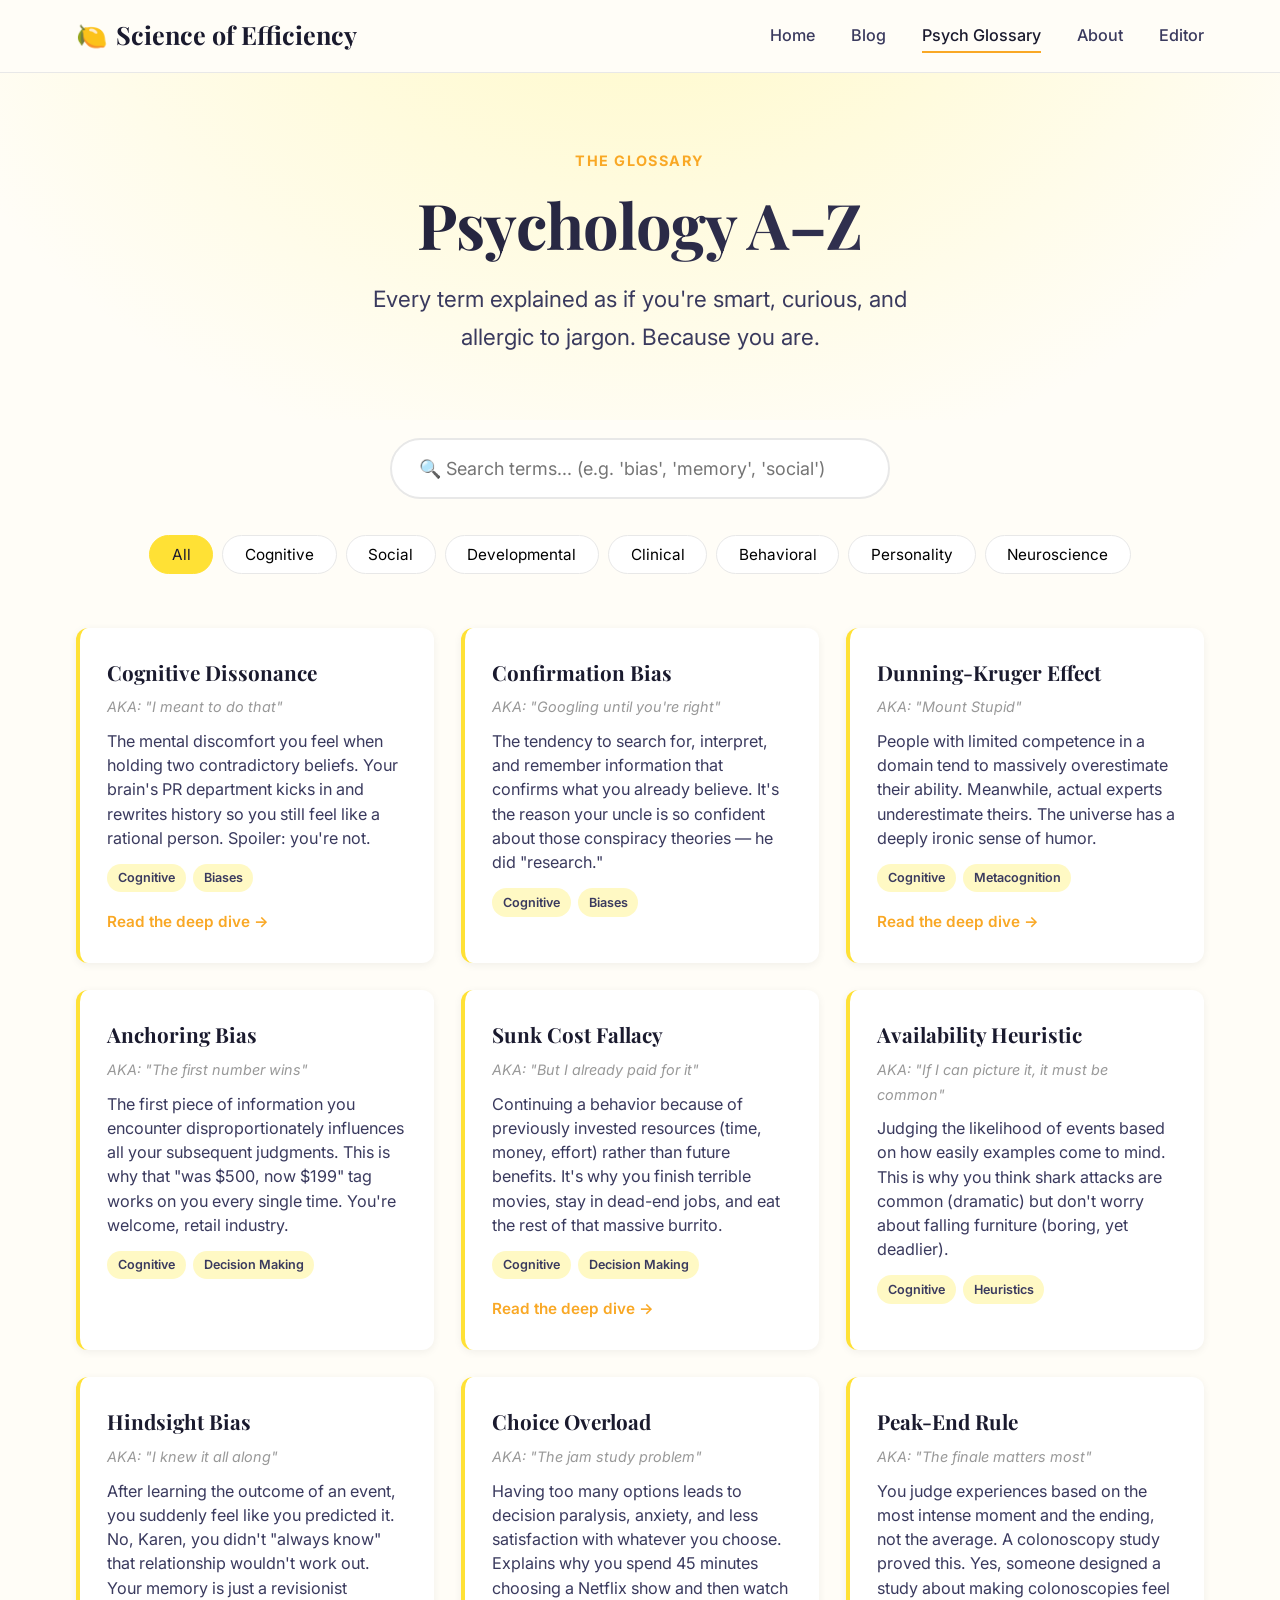
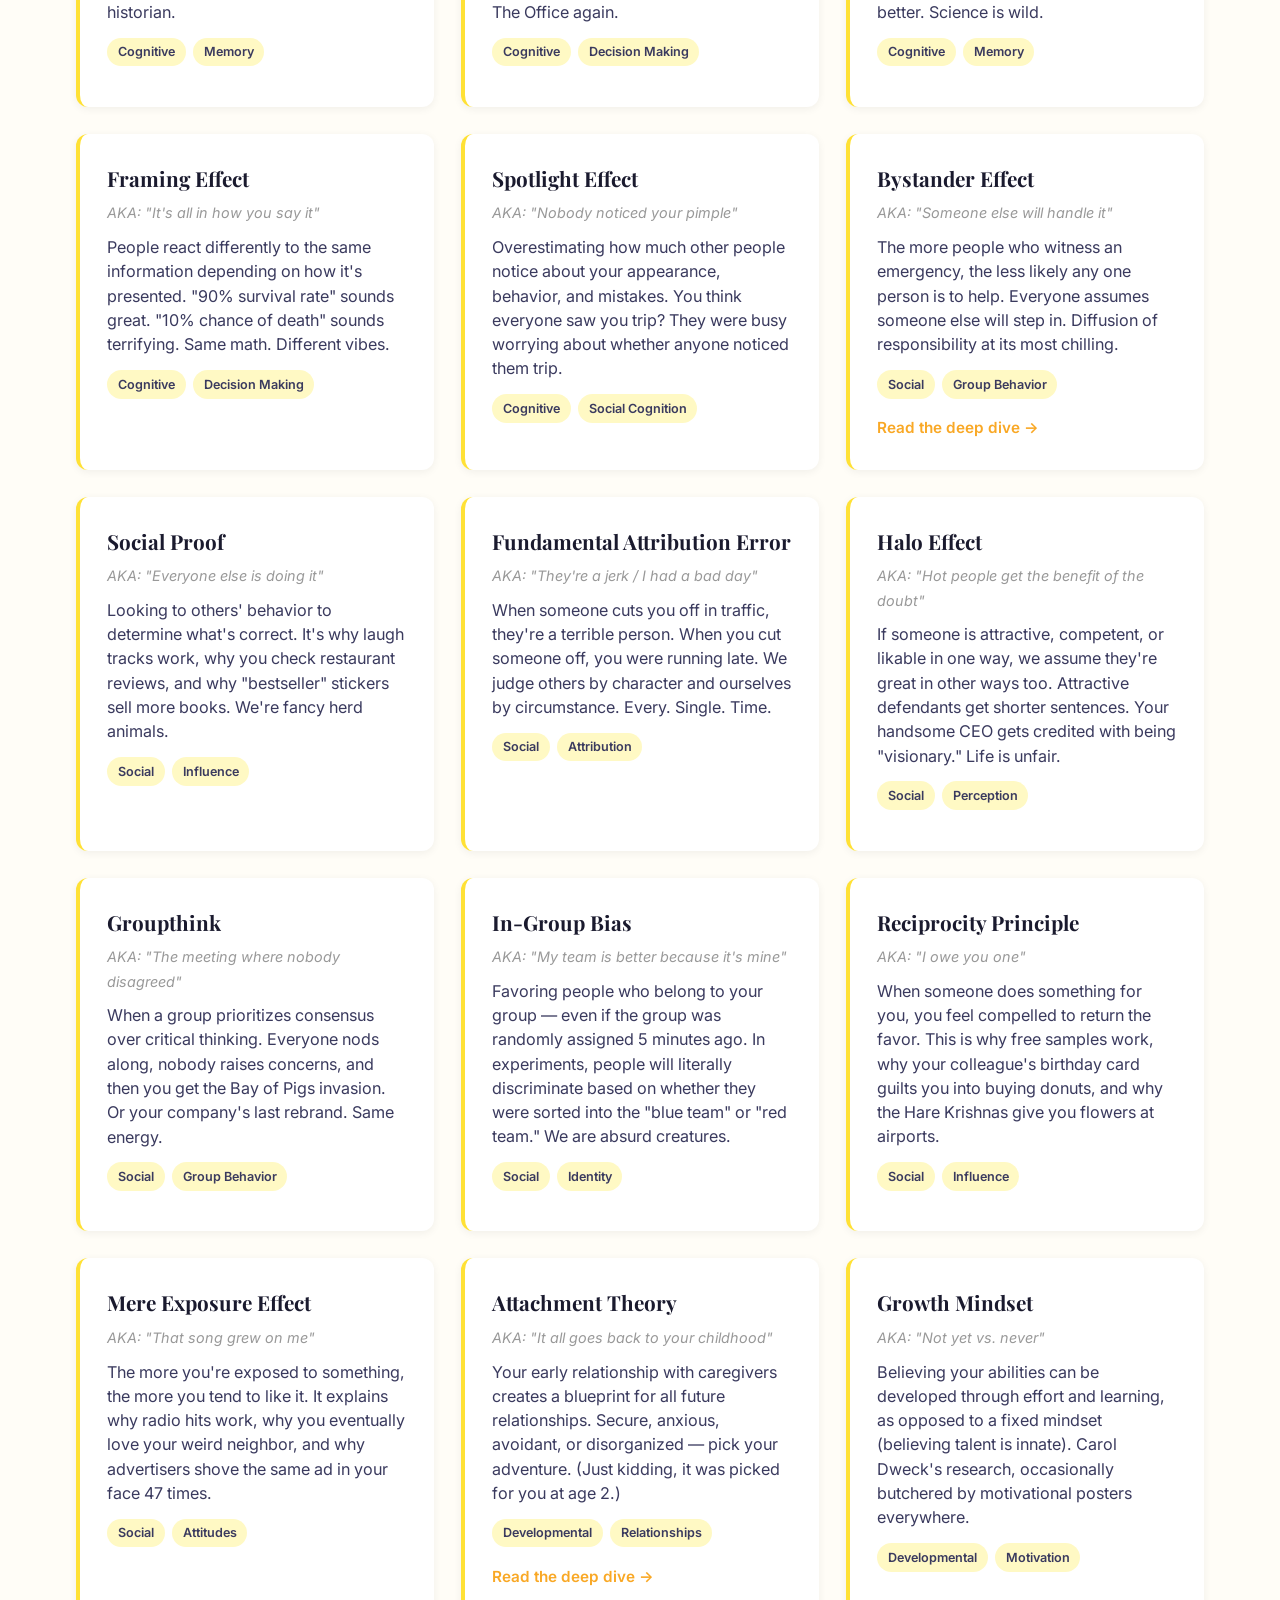
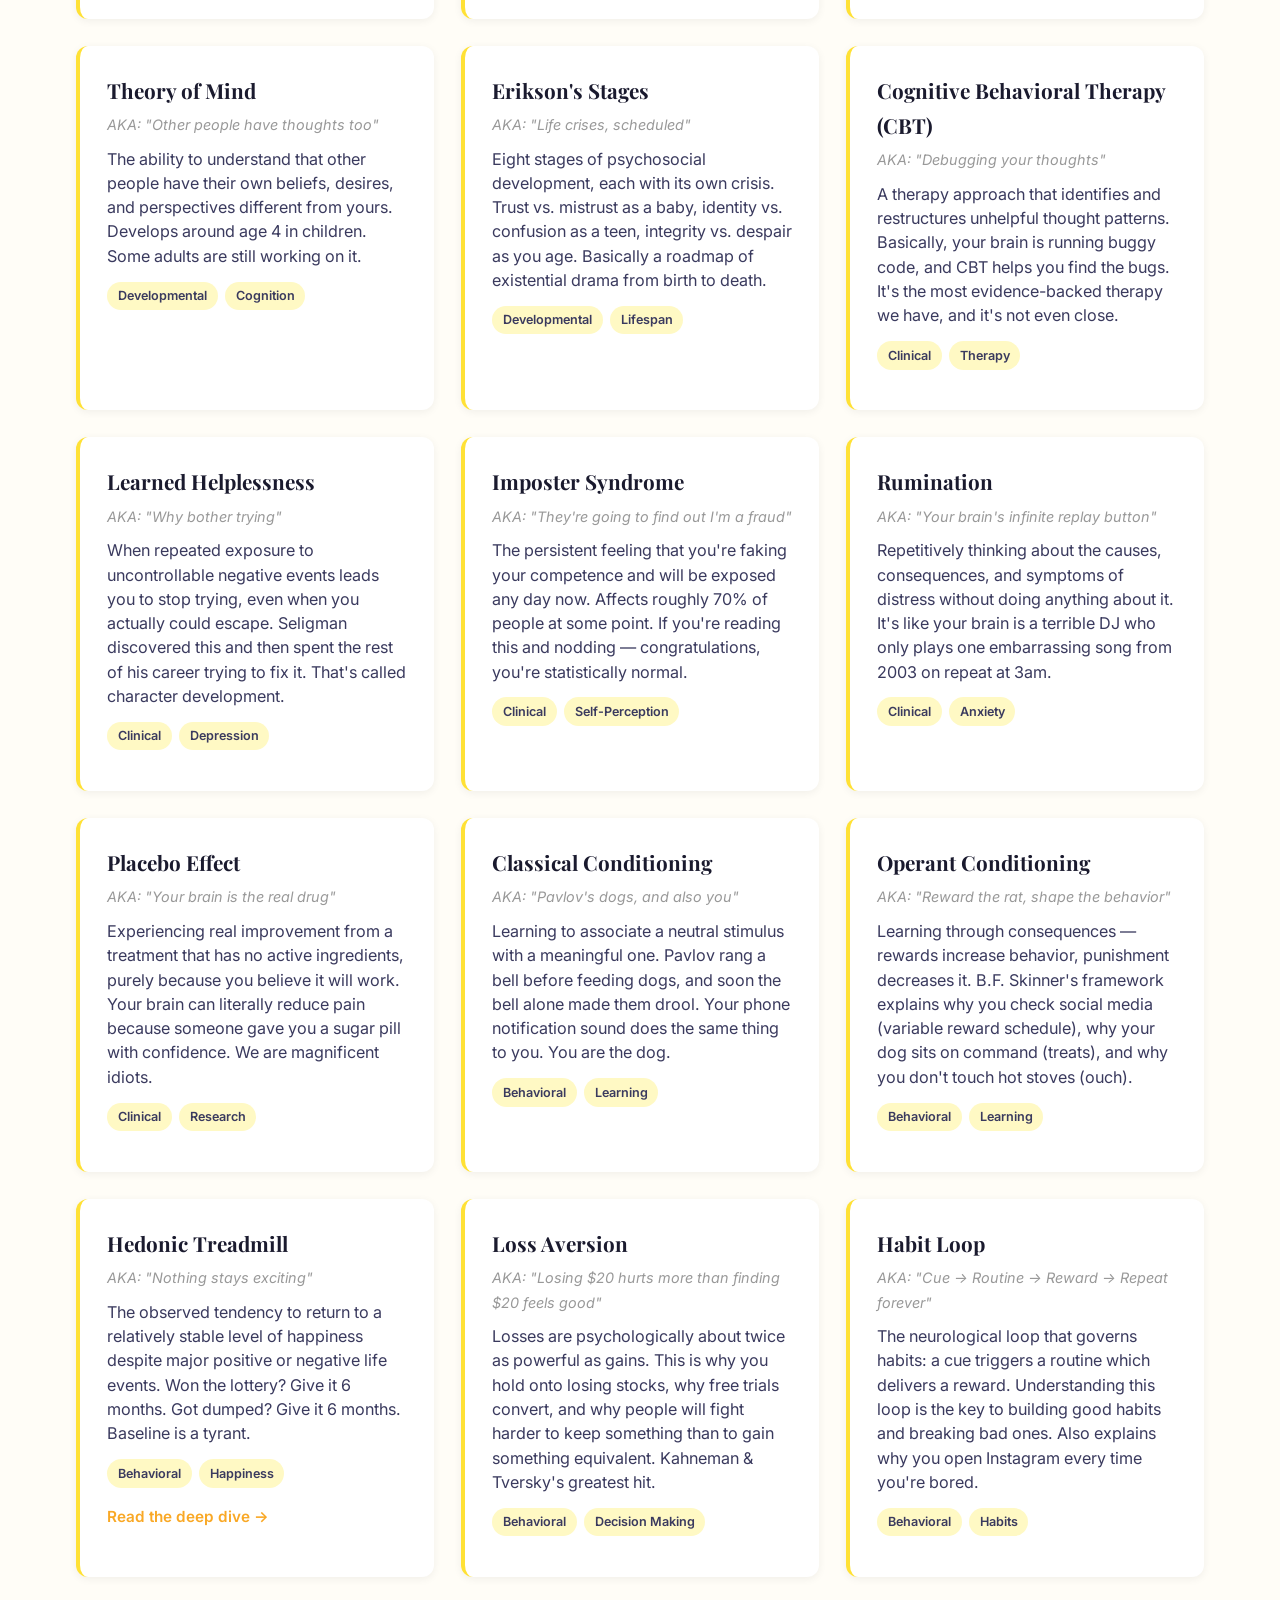
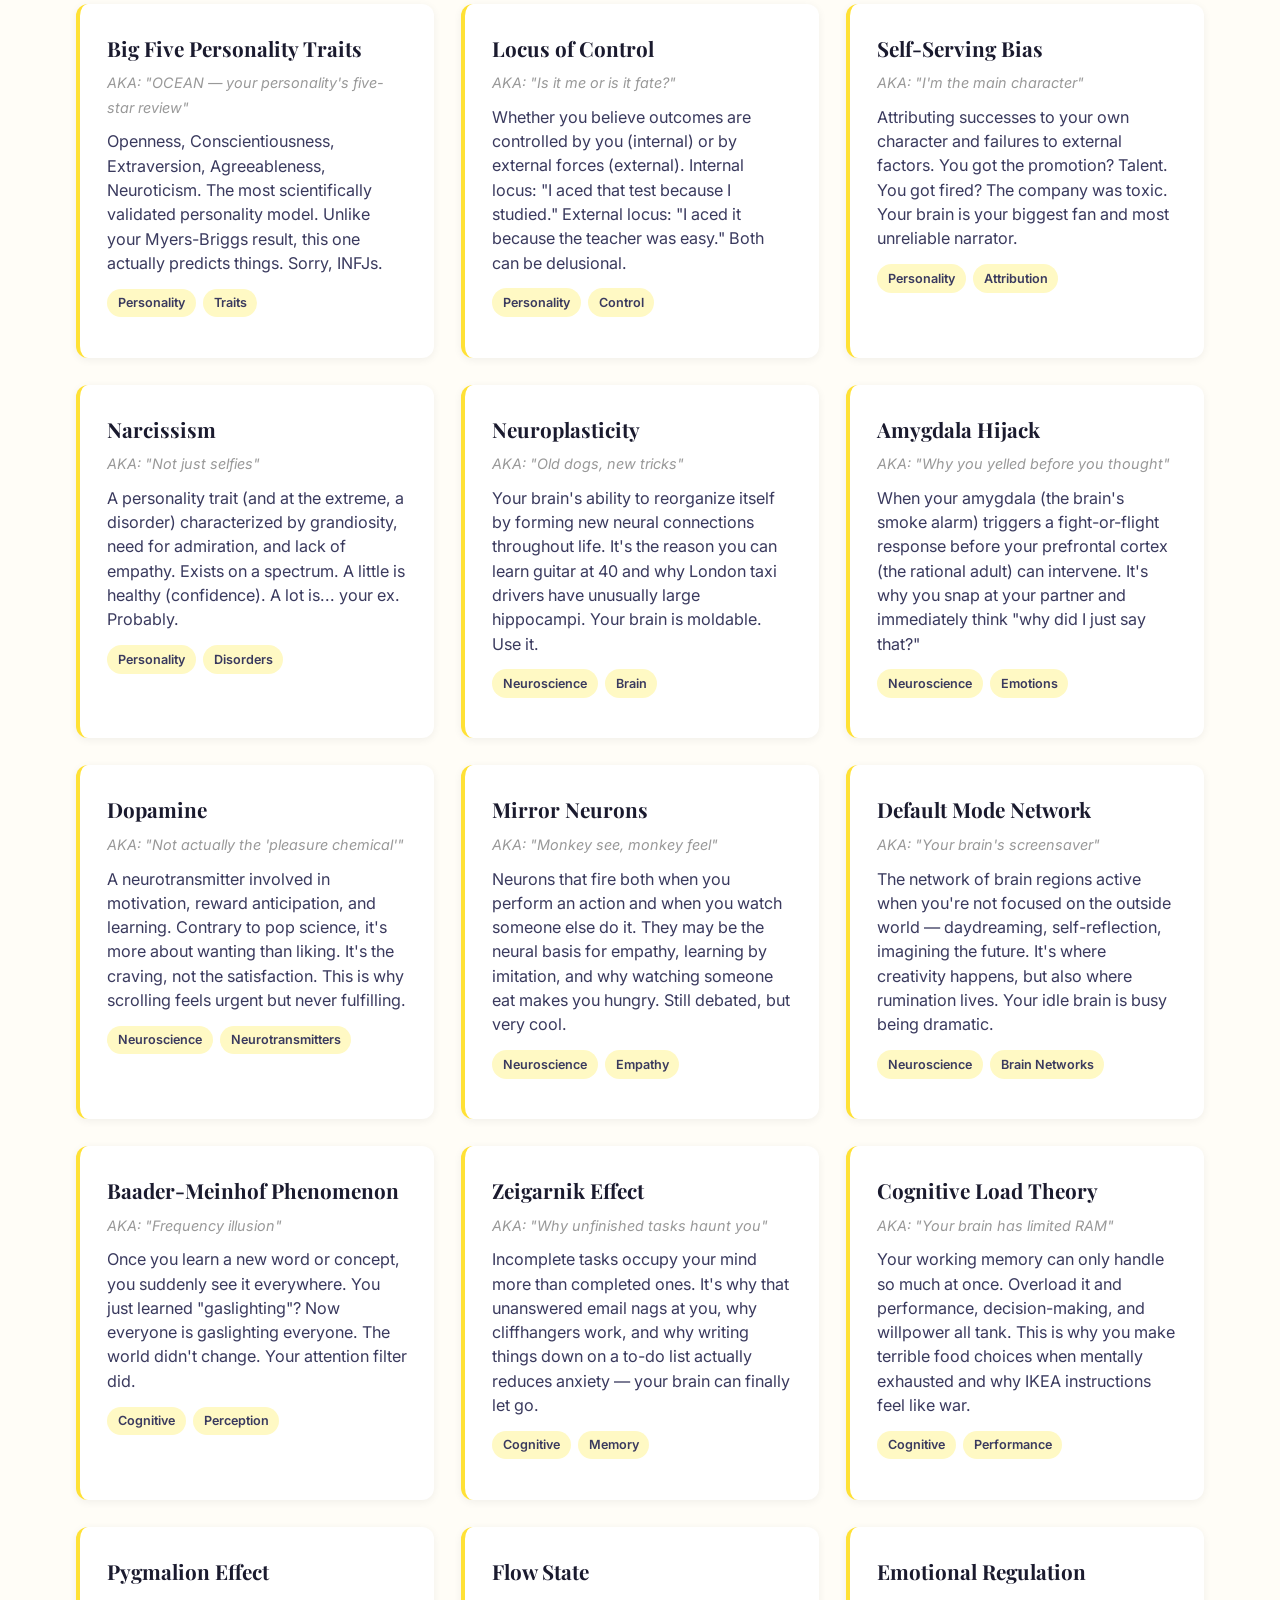
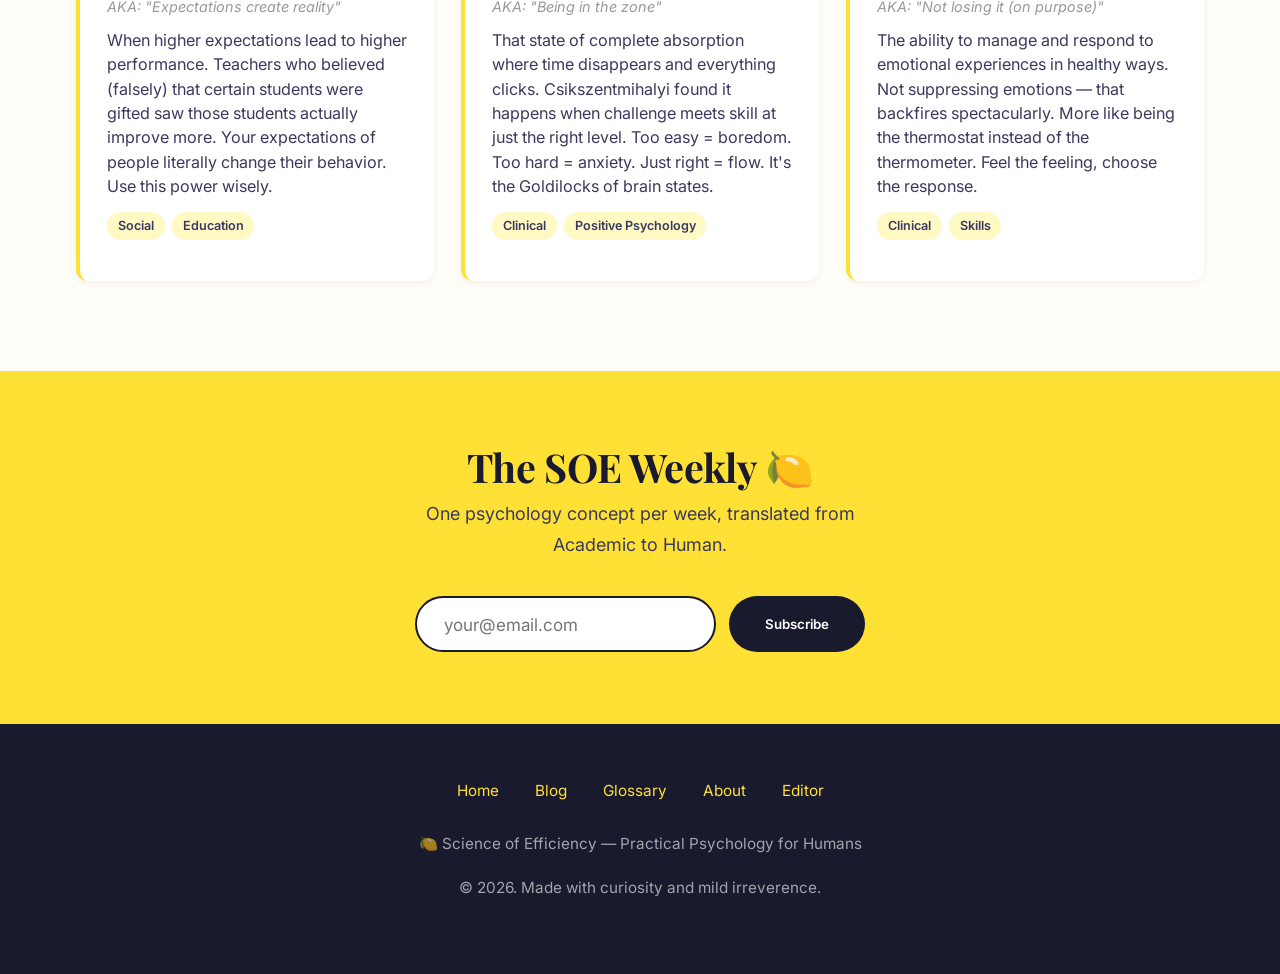
<file: glossary.html>
<!DOCTYPE html>
<html lang="en">
<head>
  <meta charset="UTF-8">
  <meta name="viewport" content="width=device-width, initial-scale=1.0">
  <title>Psychology Glossary — Science of Efficiency</title>
  <meta name="description" content="50+ psychology terms explained like a witty friend at a dinner party, not like a textbook that hates you.">
  <link rel="preconnect" href="https://fonts.googleapis.com">
  <link rel="preconnect" href="https://fonts.gstatic.com" crossorigin>
  <link href="https://fonts.googleapis.com/css2?family=Inter:wght@400;500;600;700&family=Playfair+Display:wght@600;700;800&display=swap" rel="stylesheet">
  <link rel="stylesheet" href="css/style.css">
  <link rel="icon" href="data:image/svg+xml,<svg xmlns=%22http://www.w3.org/2000/svg%22 viewBox=%220 0 100 100%22><text y=%22.9em%22 font-size=%2290%22>🍋</text></svg>">
</head>
<body>

  <!-- Navigation -->
  <nav class="nav">
    <div class="nav__inner">
      <a href="index.html" class="nav__logo">
        <span>🍋</span> Science of Efficiency
      </a>
      <button class="nav__toggle" aria-label="Toggle menu" aria-expanded="false">
        <span></span><span></span><span></span>
      </button>
      <ul class="nav__links">
        <li><a href="index.html">Home</a></li>
        <li><a href="blog.html">Blog</a></li>
        <li><a href="glossary.html" class="active">Psych Glossary</a></li>
        <li><a href="about.html">About</a></li>
        <li><a href="editor.html">Editor</a></li>
      </ul>
    </div>
  </nav>

  <!-- Header -->
  <section class="hero" style="padding: 4rem 0 1rem;">
    <div class="container">
      <span class="section__label">The Glossary</span>
      <h1 class="hero__title">Psychology A–Z</h1>
      <p class="hero__subtitle">Every term explained as if you're smart, curious, and allergic to jargon. Because you are.</p>
    </div>
  </section>

  <!-- Glossary -->
  <section class="section" style="padding-top: 1rem;">
    <div class="container">

      <!-- Search -->
      <div class="glossary__search">
        <input type="text" class="glossary__input" placeholder="🔍 Search terms... (e.g. 'bias', 'memory', 'social')">
      </div>

      <!-- Category Filters -->
      <div class="glossary__filter-bar">
        <button class="glossary__filter-btn active" data-category="all">All</button>
        <button class="glossary__filter-btn" data-category="cognitive">Cognitive</button>
        <button class="glossary__filter-btn" data-category="social">Social</button>
        <button class="glossary__filter-btn" data-category="developmental">Developmental</button>
        <button class="glossary__filter-btn" data-category="clinical">Clinical</button>
        <button class="glossary__filter-btn" data-category="behavioral">Behavioral</button>
        <button class="glossary__filter-btn" data-category="personality">Personality</button>
        <button class="glossary__filter-btn" data-category="neuroscience">Neuroscience</button>
      </div>

      <!-- Glossary Grid -->
      <div class="glossary__grid">

        <!-- COGNITIVE -->
        <div class="glossary-card" data-category="cognitive">
          <div class="glossary-card__term">Cognitive Dissonance</div>
          <div class="glossary-card__aka">AKA: "I meant to do that"</div>
          <div class="glossary-card__def">The mental discomfort you feel when holding two contradictory beliefs. Your brain's PR department kicks in and rewrites history so you still feel like a rational person. Spoiler: you're not.</div>
          <div class="glossary-card__tags"><span class="glossary-card__tag">Cognitive</span><span class="glossary-card__tag">Biases</span></div>
          <a href="blog/cognitive-dissonance.html" class="glossary-card__link">Read the deep dive →</a>
        </div>

        <div class="glossary-card" data-category="cognitive">
          <div class="glossary-card__term">Confirmation Bias</div>
          <div class="glossary-card__aka">AKA: "Googling until you're right"</div>
          <div class="glossary-card__def">The tendency to search for, interpret, and remember information that confirms what you already believe. It's the reason your uncle is so confident about those conspiracy theories — he did "research."</div>
          <div class="glossary-card__tags"><span class="glossary-card__tag">Cognitive</span><span class="glossary-card__tag">Biases</span></div>
        </div>

        <div class="glossary-card" data-category="cognitive">
          <div class="glossary-card__term">Dunning-Kruger Effect</div>
          <div class="glossary-card__aka">AKA: "Mount Stupid"</div>
          <div class="glossary-card__def">People with limited competence in a domain tend to massively overestimate their ability. Meanwhile, actual experts underestimate theirs. The universe has a deeply ironic sense of humor.</div>
          <div class="glossary-card__tags"><span class="glossary-card__tag">Cognitive</span><span class="glossary-card__tag">Metacognition</span></div>
          <a href="blog/dunning-kruger.html" class="glossary-card__link">Read the deep dive →</a>
        </div>

        <div class="glossary-card" data-category="cognitive">
          <div class="glossary-card__term">Anchoring Bias</div>
          <div class="glossary-card__aka">AKA: "The first number wins"</div>
          <div class="glossary-card__def">The first piece of information you encounter disproportionately influences all your subsequent judgments. This is why that "was $500, now $199" tag works on you every single time. You're welcome, retail industry.</div>
          <div class="glossary-card__tags"><span class="glossary-card__tag">Cognitive</span><span class="glossary-card__tag">Decision Making</span></div>
        </div>

        <div class="glossary-card" data-category="cognitive">
          <div class="glossary-card__term">Sunk Cost Fallacy</div>
          <div class="glossary-card__aka">AKA: "But I already paid for it"</div>
          <div class="glossary-card__def">Continuing a behavior because of previously invested resources (time, money, effort) rather than future benefits. It's why you finish terrible movies, stay in dead-end jobs, and eat the rest of that massive burrito.</div>
          <div class="glossary-card__tags"><span class="glossary-card__tag">Cognitive</span><span class="glossary-card__tag">Decision Making</span></div>
          <a href="blog/sunk-cost-fallacy.html" class="glossary-card__link">Read the deep dive →</a>
        </div>

        <div class="glossary-card" data-category="cognitive">
          <div class="glossary-card__term">Availability Heuristic</div>
          <div class="glossary-card__aka">AKA: "If I can picture it, it must be common"</div>
          <div class="glossary-card__def">Judging the likelihood of events based on how easily examples come to mind. This is why you think shark attacks are common (dramatic) but don't worry about falling furniture (boring, yet deadlier).</div>
          <div class="glossary-card__tags"><span class="glossary-card__tag">Cognitive</span><span class="glossary-card__tag">Heuristics</span></div>
        </div>

        <div class="glossary-card" data-category="cognitive">
          <div class="glossary-card__term">Hindsight Bias</div>
          <div class="glossary-card__aka">AKA: "I knew it all along"</div>
          <div class="glossary-card__def">After learning the outcome of an event, you suddenly feel like you predicted it. No, Karen, you didn't "always know" that relationship wouldn't work out. Your memory is just a revisionist historian.</div>
          <div class="glossary-card__tags"><span class="glossary-card__tag">Cognitive</span><span class="glossary-card__tag">Memory</span></div>
        </div>

        <div class="glossary-card" data-category="cognitive">
          <div class="glossary-card__term">Choice Overload</div>
          <div class="glossary-card__aka">AKA: "The jam study problem"</div>
          <div class="glossary-card__def">Having too many options leads to decision paralysis, anxiety, and less satisfaction with whatever you choose. Explains why you spend 45 minutes choosing a Netflix show and then watch The Office again.</div>
          <div class="glossary-card__tags"><span class="glossary-card__tag">Cognitive</span><span class="glossary-card__tag">Decision Making</span></div>
        </div>

        <div class="glossary-card" data-category="cognitive">
          <div class="glossary-card__term">Peak-End Rule</div>
          <div class="glossary-card__aka">AKA: "The finale matters most"</div>
          <div class="glossary-card__def">You judge experiences based on the most intense moment and the ending, not the average. A colonoscopy study proved this. Yes, someone designed a study about making colonoscopies feel better. Science is wild.</div>
          <div class="glossary-card__tags"><span class="glossary-card__tag">Cognitive</span><span class="glossary-card__tag">Memory</span></div>
        </div>

        <div class="glossary-card" data-category="cognitive">
          <div class="glossary-card__term">Framing Effect</div>
          <div class="glossary-card__aka">AKA: "It's all in how you say it"</div>
          <div class="glossary-card__def">People react differently to the same information depending on how it's presented. "90% survival rate" sounds great. "10% chance of death" sounds terrifying. Same math. Different vibes.</div>
          <div class="glossary-card__tags"><span class="glossary-card__tag">Cognitive</span><span class="glossary-card__tag">Decision Making</span></div>
        </div>

        <div class="glossary-card" data-category="cognitive">
          <div class="glossary-card__term">Spotlight Effect</div>
          <div class="glossary-card__aka">AKA: "Nobody noticed your pimple"</div>
          <div class="glossary-card__def">Overestimating how much other people notice about your appearance, behavior, and mistakes. You think everyone saw you trip? They were busy worrying about whether anyone noticed them trip.</div>
          <div class="glossary-card__tags"><span class="glossary-card__tag">Cognitive</span><span class="glossary-card__tag">Social Cognition</span></div>
        </div>

        <!-- SOCIAL -->
        <div class="glossary-card" data-category="social">
          <div class="glossary-card__term">Bystander Effect</div>
          <div class="glossary-card__aka">AKA: "Someone else will handle it"</div>
          <div class="glossary-card__def">The more people who witness an emergency, the less likely any one person is to help. Everyone assumes someone else will step in. Diffusion of responsibility at its most chilling.</div>
          <div class="glossary-card__tags"><span class="glossary-card__tag">Social</span><span class="glossary-card__tag">Group Behavior</span></div>
          <a href="blog/bystander-effect.html" class="glossary-card__link">Read the deep dive →</a>
        </div>

        <div class="glossary-card" data-category="social">
          <div class="glossary-card__term">Social Proof</div>
          <div class="glossary-card__aka">AKA: "Everyone else is doing it"</div>
          <div class="glossary-card__def">Looking to others' behavior to determine what's correct. It's why laugh tracks work, why you check restaurant reviews, and why "bestseller" stickers sell more books. We're fancy herd animals.</div>
          <div class="glossary-card__tags"><span class="glossary-card__tag">Social</span><span class="glossary-card__tag">Influence</span></div>
        </div>

        <div class="glossary-card" data-category="social">
          <div class="glossary-card__term">Fundamental Attribution Error</div>
          <div class="glossary-card__aka">AKA: "They're a jerk / I had a bad day"</div>
          <div class="glossary-card__def">When someone cuts you off in traffic, they're a terrible person. When you cut someone off, you were running late. We judge others by character and ourselves by circumstance. Every. Single. Time.</div>
          <div class="glossary-card__tags"><span class="glossary-card__tag">Social</span><span class="glossary-card__tag">Attribution</span></div>
        </div>

        <div class="glossary-card" data-category="social">
          <div class="glossary-card__term">Halo Effect</div>
          <div class="glossary-card__aka">AKA: "Hot people get the benefit of the doubt"</div>
          <div class="glossary-card__def">If someone is attractive, competent, or likable in one way, we assume they're great in other ways too. Attractive defendants get shorter sentences. Your handsome CEO gets credited with being "visionary." Life is unfair.</div>
          <div class="glossary-card__tags"><span class="glossary-card__tag">Social</span><span class="glossary-card__tag">Perception</span></div>
        </div>

        <div class="glossary-card" data-category="social">
          <div class="glossary-card__term">Groupthink</div>
          <div class="glossary-card__aka">AKA: "The meeting where nobody disagreed"</div>
          <div class="glossary-card__def">When a group prioritizes consensus over critical thinking. Everyone nods along, nobody raises concerns, and then you get the Bay of Pigs invasion. Or your company's last rebrand. Same energy.</div>
          <div class="glossary-card__tags"><span class="glossary-card__tag">Social</span><span class="glossary-card__tag">Group Behavior</span></div>
        </div>

        <div class="glossary-card" data-category="social">
          <div class="glossary-card__term">In-Group Bias</div>
          <div class="glossary-card__aka">AKA: "My team is better because it's mine"</div>
          <div class="glossary-card__def">Favoring people who belong to your group — even if the group was randomly assigned 5 minutes ago. In experiments, people will literally discriminate based on whether they were sorted into the "blue team" or "red team." We are absurd creatures.</div>
          <div class="glossary-card__tags"><span class="glossary-card__tag">Social</span><span class="glossary-card__tag">Identity</span></div>
        </div>

        <div class="glossary-card" data-category="social">
          <div class="glossary-card__term">Reciprocity Principle</div>
          <div class="glossary-card__aka">AKA: "I owe you one"</div>
          <div class="glossary-card__def">When someone does something for you, you feel compelled to return the favor. This is why free samples work, why your colleague's birthday card guilts you into buying donuts, and why the Hare Krishnas give you flowers at airports.</div>
          <div class="glossary-card__tags"><span class="glossary-card__tag">Social</span><span class="glossary-card__tag">Influence</span></div>
        </div>

        <div class="glossary-card" data-category="social">
          <div class="glossary-card__term">Mere Exposure Effect</div>
          <div class="glossary-card__aka">AKA: "That song grew on me"</div>
          <div class="glossary-card__def">The more you're exposed to something, the more you tend to like it. It explains why radio hits work, why you eventually love your weird neighbor, and why advertisers shove the same ad in your face 47 times.</div>
          <div class="glossary-card__tags"><span class="glossary-card__tag">Social</span><span class="glossary-card__tag">Attitudes</span></div>
        </div>

        <!-- DEVELOPMENTAL -->
        <div class="glossary-card" data-category="developmental">
          <div class="glossary-card__term">Attachment Theory</div>
          <div class="glossary-card__aka">AKA: "It all goes back to your childhood"</div>
          <div class="glossary-card__def">Your early relationship with caregivers creates a blueprint for all future relationships. Secure, anxious, avoidant, or disorganized — pick your adventure. (Just kidding, it was picked for you at age 2.)</div>
          <div class="glossary-card__tags"><span class="glossary-card__tag">Developmental</span><span class="glossary-card__tag">Relationships</span></div>
          <a href="blog/attachment-styles.html" class="glossary-card__link">Read the deep dive →</a>
        </div>

        <div class="glossary-card" data-category="developmental">
          <div class="glossary-card__term">Growth Mindset</div>
          <div class="glossary-card__aka">AKA: "Not yet vs. never"</div>
          <div class="glossary-card__def">Believing your abilities can be developed through effort and learning, as opposed to a fixed mindset (believing talent is innate). Carol Dweck's research, occasionally butchered by motivational posters everywhere.</div>
          <div class="glossary-card__tags"><span class="glossary-card__tag">Developmental</span><span class="glossary-card__tag">Motivation</span></div>
        </div>

        <div class="glossary-card" data-category="developmental">
          <div class="glossary-card__term">Theory of Mind</div>
          <div class="glossary-card__aka">AKA: "Other people have thoughts too"</div>
          <div class="glossary-card__def">The ability to understand that other people have their own beliefs, desires, and perspectives different from yours. Develops around age 4 in children. Some adults are still working on it.</div>
          <div class="glossary-card__tags"><span class="glossary-card__tag">Developmental</span><span class="glossary-card__tag">Cognition</span></div>
        </div>

        <div class="glossary-card" data-category="developmental">
          <div class="glossary-card__term">Erikson's Stages</div>
          <div class="glossary-card__aka">AKA: "Life crises, scheduled"</div>
          <div class="glossary-card__def">Eight stages of psychosocial development, each with its own crisis. Trust vs. mistrust as a baby, identity vs. confusion as a teen, integrity vs. despair as you age. Basically a roadmap of existential drama from birth to death.</div>
          <div class="glossary-card__tags"><span class="glossary-card__tag">Developmental</span><span class="glossary-card__tag">Lifespan</span></div>
        </div>

        <!-- CLINICAL -->
        <div class="glossary-card" data-category="clinical">
          <div class="glossary-card__term">Cognitive Behavioral Therapy (CBT)</div>
          <div class="glossary-card__aka">AKA: "Debugging your thoughts"</div>
          <div class="glossary-card__def">A therapy approach that identifies and restructures unhelpful thought patterns. Basically, your brain is running buggy code, and CBT helps you find the bugs. It's the most evidence-backed therapy we have, and it's not even close.</div>
          <div class="glossary-card__tags"><span class="glossary-card__tag">Clinical</span><span class="glossary-card__tag">Therapy</span></div>
        </div>

        <div class="glossary-card" data-category="clinical">
          <div class="glossary-card__term">Learned Helplessness</div>
          <div class="glossary-card__aka">AKA: "Why bother trying"</div>
          <div class="glossary-card__def">When repeated exposure to uncontrollable negative events leads you to stop trying, even when you actually could escape. Seligman discovered this and then spent the rest of his career trying to fix it. That's called character development.</div>
          <div class="glossary-card__tags"><span class="glossary-card__tag">Clinical</span><span class="glossary-card__tag">Depression</span></div>
        </div>

        <div class="glossary-card" data-category="clinical">
          <div class="glossary-card__term">Imposter Syndrome</div>
          <div class="glossary-card__aka">AKA: "They're going to find out I'm a fraud"</div>
          <div class="glossary-card__def">The persistent feeling that you're faking your competence and will be exposed any day now. Affects roughly 70% of people at some point. If you're reading this and nodding — congratulations, you're statistically normal.</div>
          <div class="glossary-card__tags"><span class="glossary-card__tag">Clinical</span><span class="glossary-card__tag">Self-Perception</span></div>
        </div>

        <div class="glossary-card" data-category="clinical">
          <div class="glossary-card__term">Rumination</div>
          <div class="glossary-card__aka">AKA: "Your brain's infinite replay button"</div>
          <div class="glossary-card__def">Repetitively thinking about the causes, consequences, and symptoms of distress without doing anything about it. It's like your brain is a terrible DJ who only plays one embarrassing song from 2003 on repeat at 3am.</div>
          <div class="glossary-card__tags"><span class="glossary-card__tag">Clinical</span><span class="glossary-card__tag">Anxiety</span></div>
        </div>

        <div class="glossary-card" data-category="clinical">
          <div class="glossary-card__term">Placebo Effect</div>
          <div class="glossary-card__aka">AKA: "Your brain is the real drug"</div>
          <div class="glossary-card__def">Experiencing real improvement from a treatment that has no active ingredients, purely because you believe it will work. Your brain can literally reduce pain because someone gave you a sugar pill with confidence. We are magnificent idiots.</div>
          <div class="glossary-card__tags"><span class="glossary-card__tag">Clinical</span><span class="glossary-card__tag">Research</span></div>
        </div>

        <!-- BEHAVIORAL -->
        <div class="glossary-card" data-category="behavioral">
          <div class="glossary-card__term">Classical Conditioning</div>
          <div class="glossary-card__aka">AKA: "Pavlov's dogs, and also you"</div>
          <div class="glossary-card__def">Learning to associate a neutral stimulus with a meaningful one. Pavlov rang a bell before feeding dogs, and soon the bell alone made them drool. Your phone notification sound does the same thing to you. You are the dog.</div>
          <div class="glossary-card__tags"><span class="glossary-card__tag">Behavioral</span><span class="glossary-card__tag">Learning</span></div>
        </div>

        <div class="glossary-card" data-category="behavioral">
          <div class="glossary-card__term">Operant Conditioning</div>
          <div class="glossary-card__aka">AKA: "Reward the rat, shape the behavior"</div>
          <div class="glossary-card__def">Learning through consequences — rewards increase behavior, punishment decreases it. B.F. Skinner's framework explains why you check social media (variable reward schedule), why your dog sits on command (treats), and why you don't touch hot stoves (ouch).</div>
          <div class="glossary-card__tags"><span class="glossary-card__tag">Behavioral</span><span class="glossary-card__tag">Learning</span></div>
        </div>

        <div class="glossary-card" data-category="behavioral">
          <div class="glossary-card__term">Hedonic Treadmill</div>
          <div class="glossary-card__aka">AKA: "Nothing stays exciting"</div>
          <div class="glossary-card__def">The observed tendency to return to a relatively stable level of happiness despite major positive or negative life events. Won the lottery? Give it 6 months. Got dumped? Give it 6 months. Baseline is a tyrant.</div>
          <div class="glossary-card__tags"><span class="glossary-card__tag">Behavioral</span><span class="glossary-card__tag">Happiness</span></div>
          <a href="blog/hedonic-treadmill.html" class="glossary-card__link">Read the deep dive →</a>
        </div>

        <div class="glossary-card" data-category="behavioral">
          <div class="glossary-card__term">Loss Aversion</div>
          <div class="glossary-card__aka">AKA: "Losing $20 hurts more than finding $20 feels good"</div>
          <div class="glossary-card__def">Losses are psychologically about twice as powerful as gains. This is why you hold onto losing stocks, why free trials convert, and why people will fight harder to keep something than to gain something equivalent. Kahneman & Tversky's greatest hit.</div>
          <div class="glossary-card__tags"><span class="glossary-card__tag">Behavioral</span><span class="glossary-card__tag">Decision Making</span></div>
        </div>

        <div class="glossary-card" data-category="behavioral">
          <div class="glossary-card__term">Habit Loop</div>
          <div class="glossary-card__aka">AKA: "Cue → Routine → Reward → Repeat forever"</div>
          <div class="glossary-card__def">The neurological loop that governs habits: a cue triggers a routine which delivers a reward. Understanding this loop is the key to building good habits and breaking bad ones. Also explains why you open Instagram every time you're bored.</div>
          <div class="glossary-card__tags"><span class="glossary-card__tag">Behavioral</span><span class="glossary-card__tag">Habits</span></div>
        </div>

        <!-- PERSONALITY -->
        <div class="glossary-card" data-category="personality">
          <div class="glossary-card__term">Big Five Personality Traits</div>
          <div class="glossary-card__aka">AKA: "OCEAN — your personality's five-star review"</div>
          <div class="glossary-card__def">Openness, Conscientiousness, Extraversion, Agreeableness, Neuroticism. The most scientifically validated personality model. Unlike your Myers-Briggs result, this one actually predicts things. Sorry, INFJs.</div>
          <div class="glossary-card__tags"><span class="glossary-card__tag">Personality</span><span class="glossary-card__tag">Traits</span></div>
        </div>

        <div class="glossary-card" data-category="personality">
          <div class="glossary-card__term">Locus of Control</div>
          <div class="glossary-card__aka">AKA: "Is it me or is it fate?"</div>
          <div class="glossary-card__def">Whether you believe outcomes are controlled by you (internal) or by external forces (external). Internal locus: "I aced that test because I studied." External locus: "I aced it because the teacher was easy." Both can be delusional.</div>
          <div class="glossary-card__tags"><span class="glossary-card__tag">Personality</span><span class="glossary-card__tag">Control</span></div>
        </div>

        <div class="glossary-card" data-category="personality">
          <div class="glossary-card__term">Self-Serving Bias</div>
          <div class="glossary-card__aka">AKA: "I'm the main character"</div>
          <div class="glossary-card__def">Attributing successes to your own character and failures to external factors. You got the promotion? Talent. You got fired? The company was toxic. Your brain is your biggest fan and most unreliable narrator.</div>
          <div class="glossary-card__tags"><span class="glossary-card__tag">Personality</span><span class="glossary-card__tag">Attribution</span></div>
        </div>

        <div class="glossary-card" data-category="personality">
          <div class="glossary-card__term">Narcissism</div>
          <div class="glossary-card__aka">AKA: "Not just selfies"</div>
          <div class="glossary-card__def">A personality trait (and at the extreme, a disorder) characterized by grandiosity, need for admiration, and lack of empathy. Exists on a spectrum. A little is healthy (confidence). A lot is... your ex. Probably.</div>
          <div class="glossary-card__tags"><span class="glossary-card__tag">Personality</span><span class="glossary-card__tag">Disorders</span></div>
        </div>

        <!-- NEUROSCIENCE -->
        <div class="glossary-card" data-category="neuroscience">
          <div class="glossary-card__term">Neuroplasticity</div>
          <div class="glossary-card__aka">AKA: "Old dogs, new tricks"</div>
          <div class="glossary-card__def">Your brain's ability to reorganize itself by forming new neural connections throughout life. It's the reason you can learn guitar at 40 and why London taxi drivers have unusually large hippocampi. Your brain is moldable. Use it.</div>
          <div class="glossary-card__tags"><span class="glossary-card__tag">Neuroscience</span><span class="glossary-card__tag">Brain</span></div>
        </div>

        <div class="glossary-card" data-category="neuroscience">
          <div class="glossary-card__term">Amygdala Hijack</div>
          <div class="glossary-card__aka">AKA: "Why you yelled before you thought"</div>
          <div class="glossary-card__def">When your amygdala (the brain's smoke alarm) triggers a fight-or-flight response before your prefrontal cortex (the rational adult) can intervene. It's why you snap at your partner and immediately think "why did I just say that?"</div>
          <div class="glossary-card__tags"><span class="glossary-card__tag">Neuroscience</span><span class="glossary-card__tag">Emotions</span></div>
        </div>

        <div class="glossary-card" data-category="neuroscience">
          <div class="glossary-card__term">Dopamine</div>
          <div class="glossary-card__aka">AKA: "Not actually the 'pleasure chemical'"</div>
          <div class="glossary-card__def">A neurotransmitter involved in motivation, reward anticipation, and learning. Contrary to pop science, it's more about wanting than liking. It's the craving, not the satisfaction. This is why scrolling feels urgent but never fulfilling.</div>
          <div class="glossary-card__tags"><span class="glossary-card__tag">Neuroscience</span><span class="glossary-card__tag">Neurotransmitters</span></div>
        </div>

        <div class="glossary-card" data-category="neuroscience">
          <div class="glossary-card__term">Mirror Neurons</div>
          <div class="glossary-card__aka">AKA: "Monkey see, monkey feel"</div>
          <div class="glossary-card__def">Neurons that fire both when you perform an action and when you watch someone else do it. They may be the neural basis for empathy, learning by imitation, and why watching someone eat makes you hungry. Still debated, but very cool.</div>
          <div class="glossary-card__tags"><span class="glossary-card__tag">Neuroscience</span><span class="glossary-card__tag">Empathy</span></div>
        </div>

        <div class="glossary-card" data-category="neuroscience">
          <div class="glossary-card__term">Default Mode Network</div>
          <div class="glossary-card__aka">AKA: "Your brain's screensaver"</div>
          <div class="glossary-card__def">The network of brain regions active when you're not focused on the outside world — daydreaming, self-reflection, imagining the future. It's where creativity happens, but also where rumination lives. Your idle brain is busy being dramatic.</div>
          <div class="glossary-card__tags"><span class="glossary-card__tag">Neuroscience</span><span class="glossary-card__tag">Brain Networks</span></div>
        </div>

        <!-- MORE COGNITIVE -->
        <div class="glossary-card" data-category="cognitive">
          <div class="glossary-card__term">Baader-Meinhof Phenomenon</div>
          <div class="glossary-card__aka">AKA: "Frequency illusion"</div>
          <div class="glossary-card__def">Once you learn a new word or concept, you suddenly see it everywhere. You just learned "gaslighting"? Now everyone is gaslighting everyone. The world didn't change. Your attention filter did.</div>
          <div class="glossary-card__tags"><span class="glossary-card__tag">Cognitive</span><span class="glossary-card__tag">Perception</span></div>
        </div>

        <div class="glossary-card" data-category="cognitive">
          <div class="glossary-card__term">Zeigarnik Effect</div>
          <div class="glossary-card__aka">AKA: "Why unfinished tasks haunt you"</div>
          <div class="glossary-card__def">Incomplete tasks occupy your mind more than completed ones. It's why that unanswered email nags at you, why cliffhangers work, and why writing things down on a to-do list actually reduces anxiety — your brain can finally let go.</div>
          <div class="glossary-card__tags"><span class="glossary-card__tag">Cognitive</span><span class="glossary-card__tag">Memory</span></div>
        </div>

        <!-- MORE SOCIAL -->
        <div class="glossary-card" data-category="social">
          <div class="glossary-card__term">Cognitive Load Theory</div>
          <div class="glossary-card__aka">AKA: "Your brain has limited RAM"</div>
          <div class="glossary-card__def">Your working memory can only handle so much at once. Overload it and performance, decision-making, and willpower all tank. This is why you make terrible food choices when mentally exhausted and why IKEA instructions feel like war.</div>
          <div class="glossary-card__tags"><span class="glossary-card__tag">Cognitive</span><span class="glossary-card__tag">Performance</span></div>
        </div>

        <div class="glossary-card" data-category="social">
          <div class="glossary-card__term">Pygmalion Effect</div>
          <div class="glossary-card__aka">AKA: "Expectations create reality"</div>
          <div class="glossary-card__def">When higher expectations lead to higher performance. Teachers who believed (falsely) that certain students were gifted saw those students actually improve more. Your expectations of people literally change their behavior. Use this power wisely.</div>
          <div class="glossary-card__tags"><span class="glossary-card__tag">Social</span><span class="glossary-card__tag">Education</span></div>
        </div>

        <!-- MORE CLINICAL -->
        <div class="glossary-card" data-category="clinical">
          <div class="glossary-card__term">Flow State</div>
          <div class="glossary-card__aka">AKA: "Being in the zone"</div>
          <div class="glossary-card__def">That state of complete absorption where time disappears and everything clicks. Csikszentmihalyi found it happens when challenge meets skill at just the right level. Too easy = boredom. Too hard = anxiety. Just right = flow. It's the Goldilocks of brain states.</div>
          <div class="glossary-card__tags"><span class="glossary-card__tag">Clinical</span><span class="glossary-card__tag">Positive Psychology</span></div>
        </div>

        <div class="glossary-card" data-category="clinical">
          <div class="glossary-card__term">Emotional Regulation</div>
          <div class="glossary-card__aka">AKA: "Not losing it (on purpose)"</div>
          <div class="glossary-card__def">The ability to manage and respond to emotional experiences in healthy ways. Not suppressing emotions — that backfires spectacularly. More like being the thermostat instead of the thermometer. Feel the feeling, choose the response.</div>
          <div class="glossary-card__tags"><span class="glossary-card__tag">Clinical</span><span class="glossary-card__tag">Skills</span></div>
        </div>

      </div>
    </div>
  </section>

  <!-- Newsletter -->
  <section class="newsletter">
    <div class="container">
      <h2>The SOE Weekly 🍋</h2>
      <p>One psychology concept per week, translated from Academic to Human.</p>
      <form class="newsletter__form">
        <input type="email" class="newsletter__input" placeholder="your@email.com" required>
        <button type="submit" class="newsletter__btn">Subscribe</button>
      </form>
    </div>
  </section>

  <!-- Footer -->
  <footer class="footer">
    <div class="container">
      <ul class="footer__links">
        <li><a href="index.html">Home</a></li>
        <li><a href="blog.html">Blog</a></li>
        <li><a href="glossary.html">Glossary</a></li>
        <li><a href="about.html">About</a></li>
        <li><a href="editor.html">Editor</a></li>
      </ul>
      <p>🍋 Science of Efficiency — Practical Psychology for Humans</p>
      <p style="margin-top: 0.5rem;">© 2026. Made with curiosity and mild irreverence.</p>
    </div>
  </footer>

  <script src="js/main.js"></script>
</body>
</html>
</file>
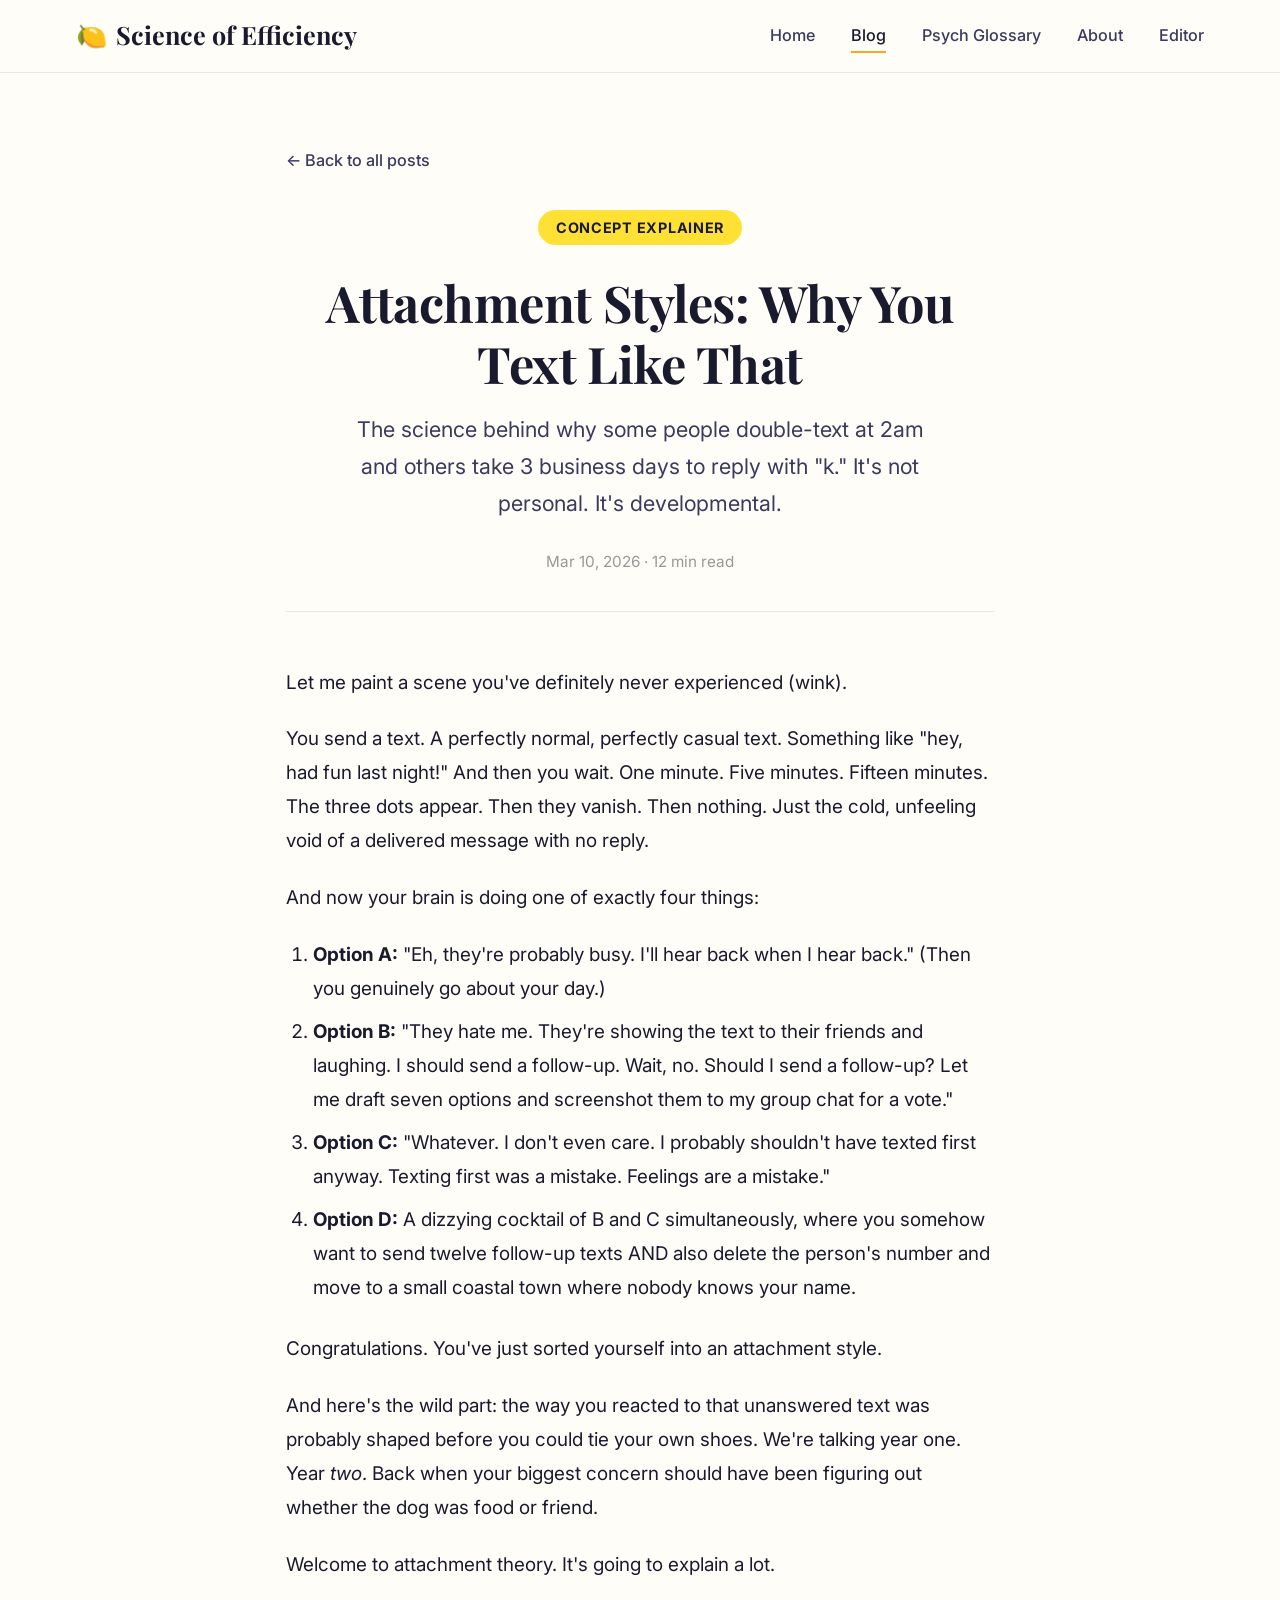
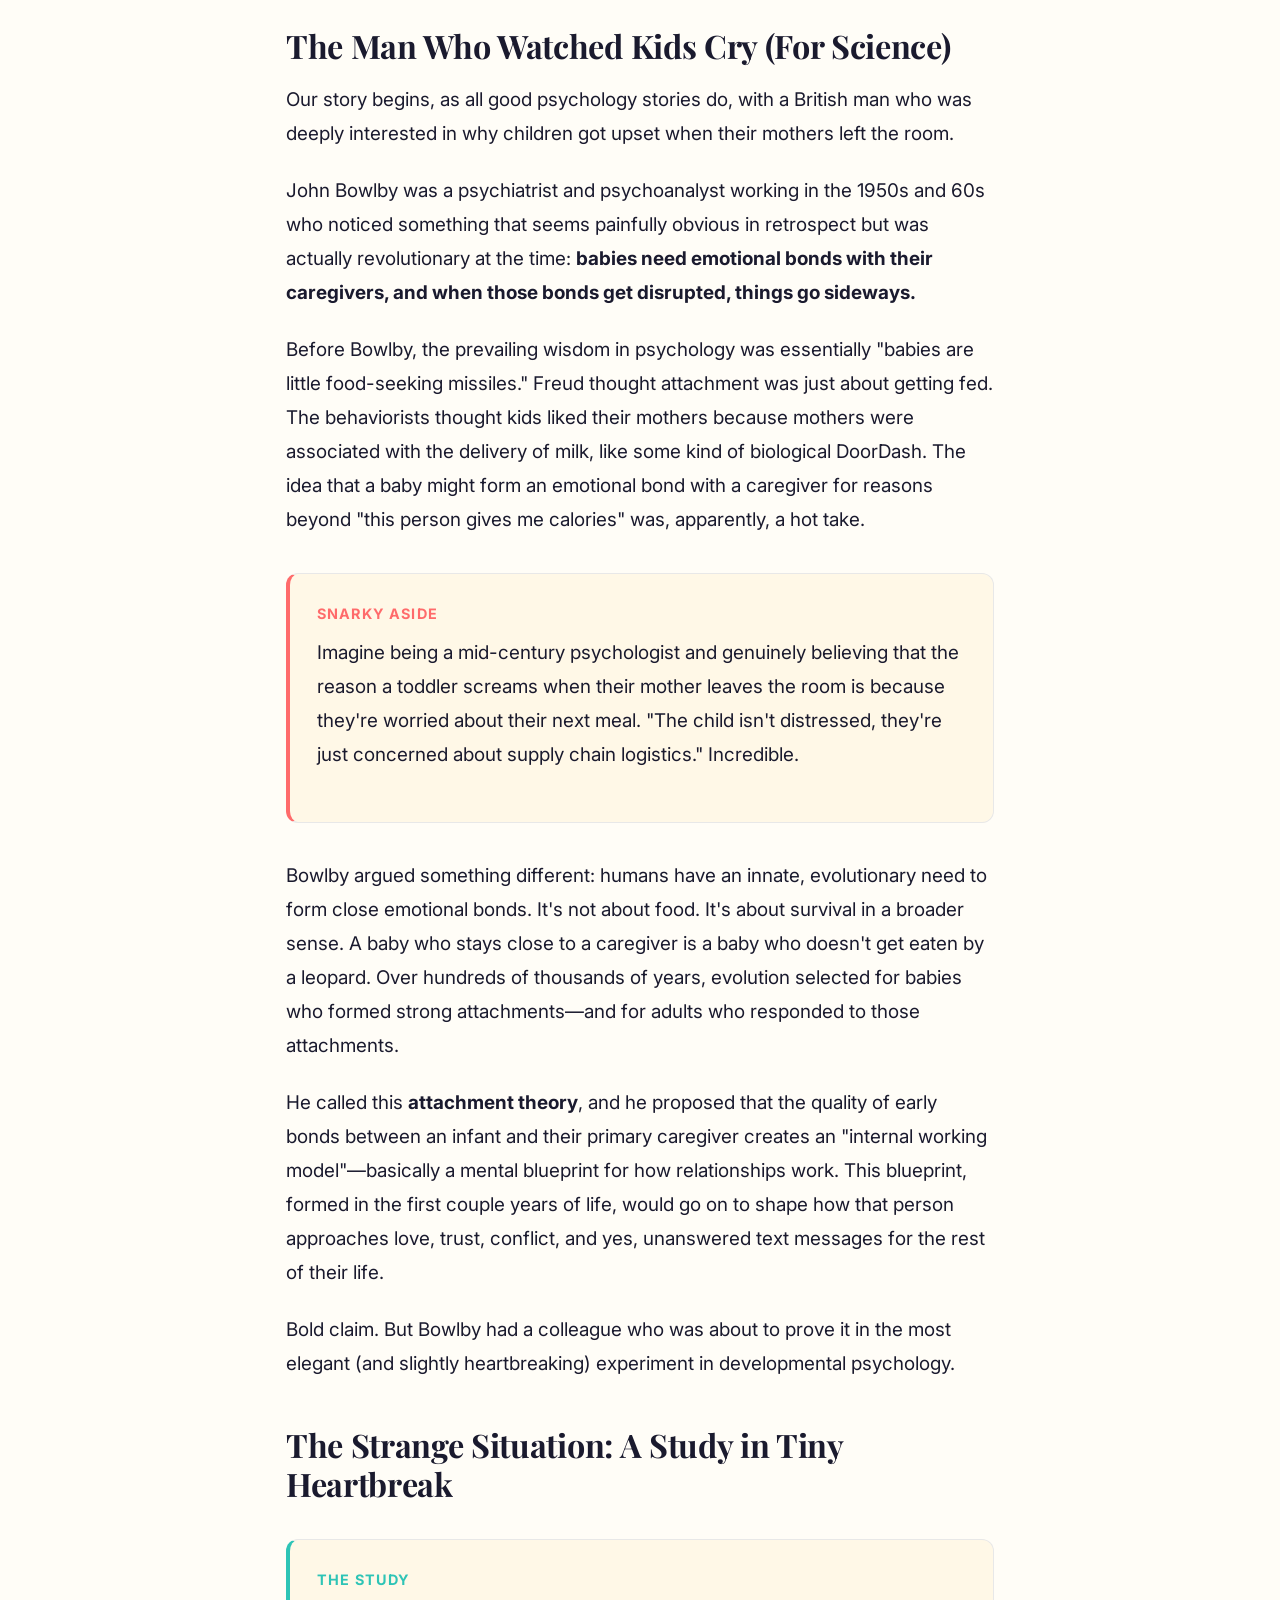
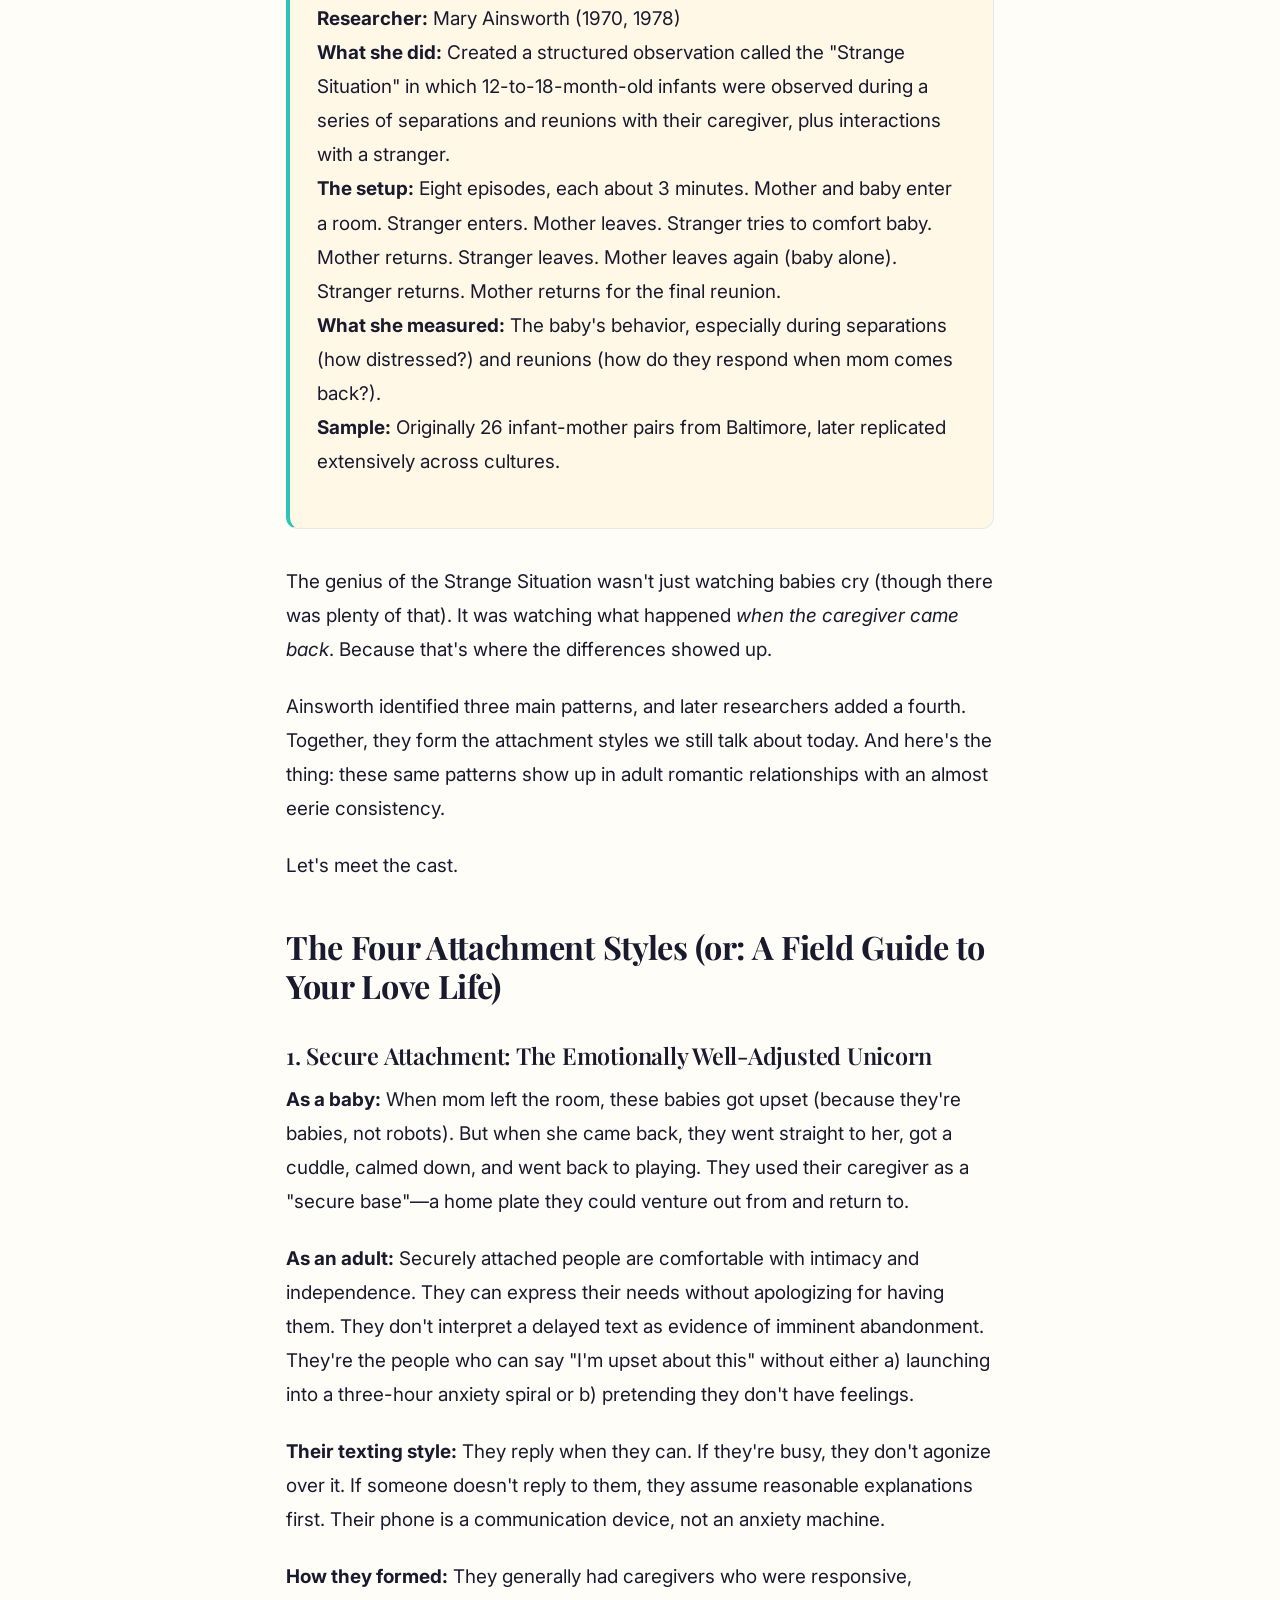
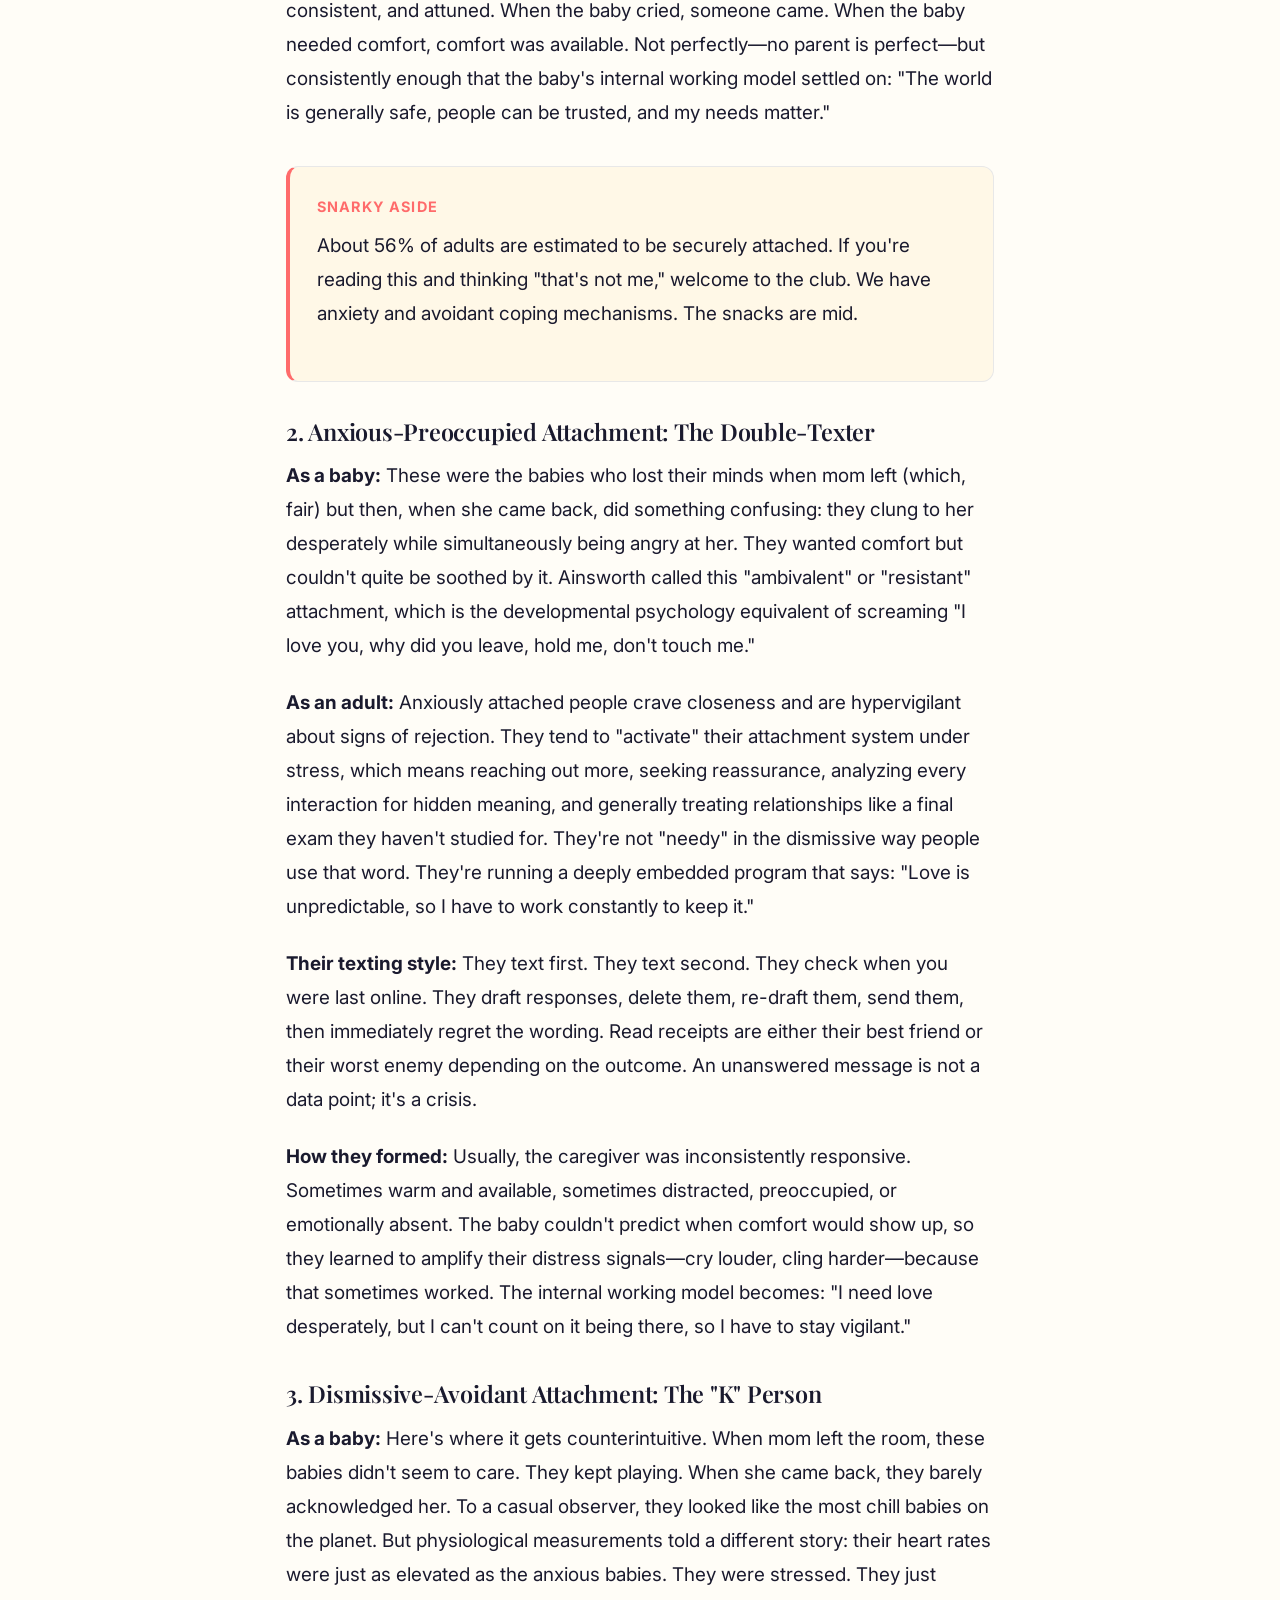
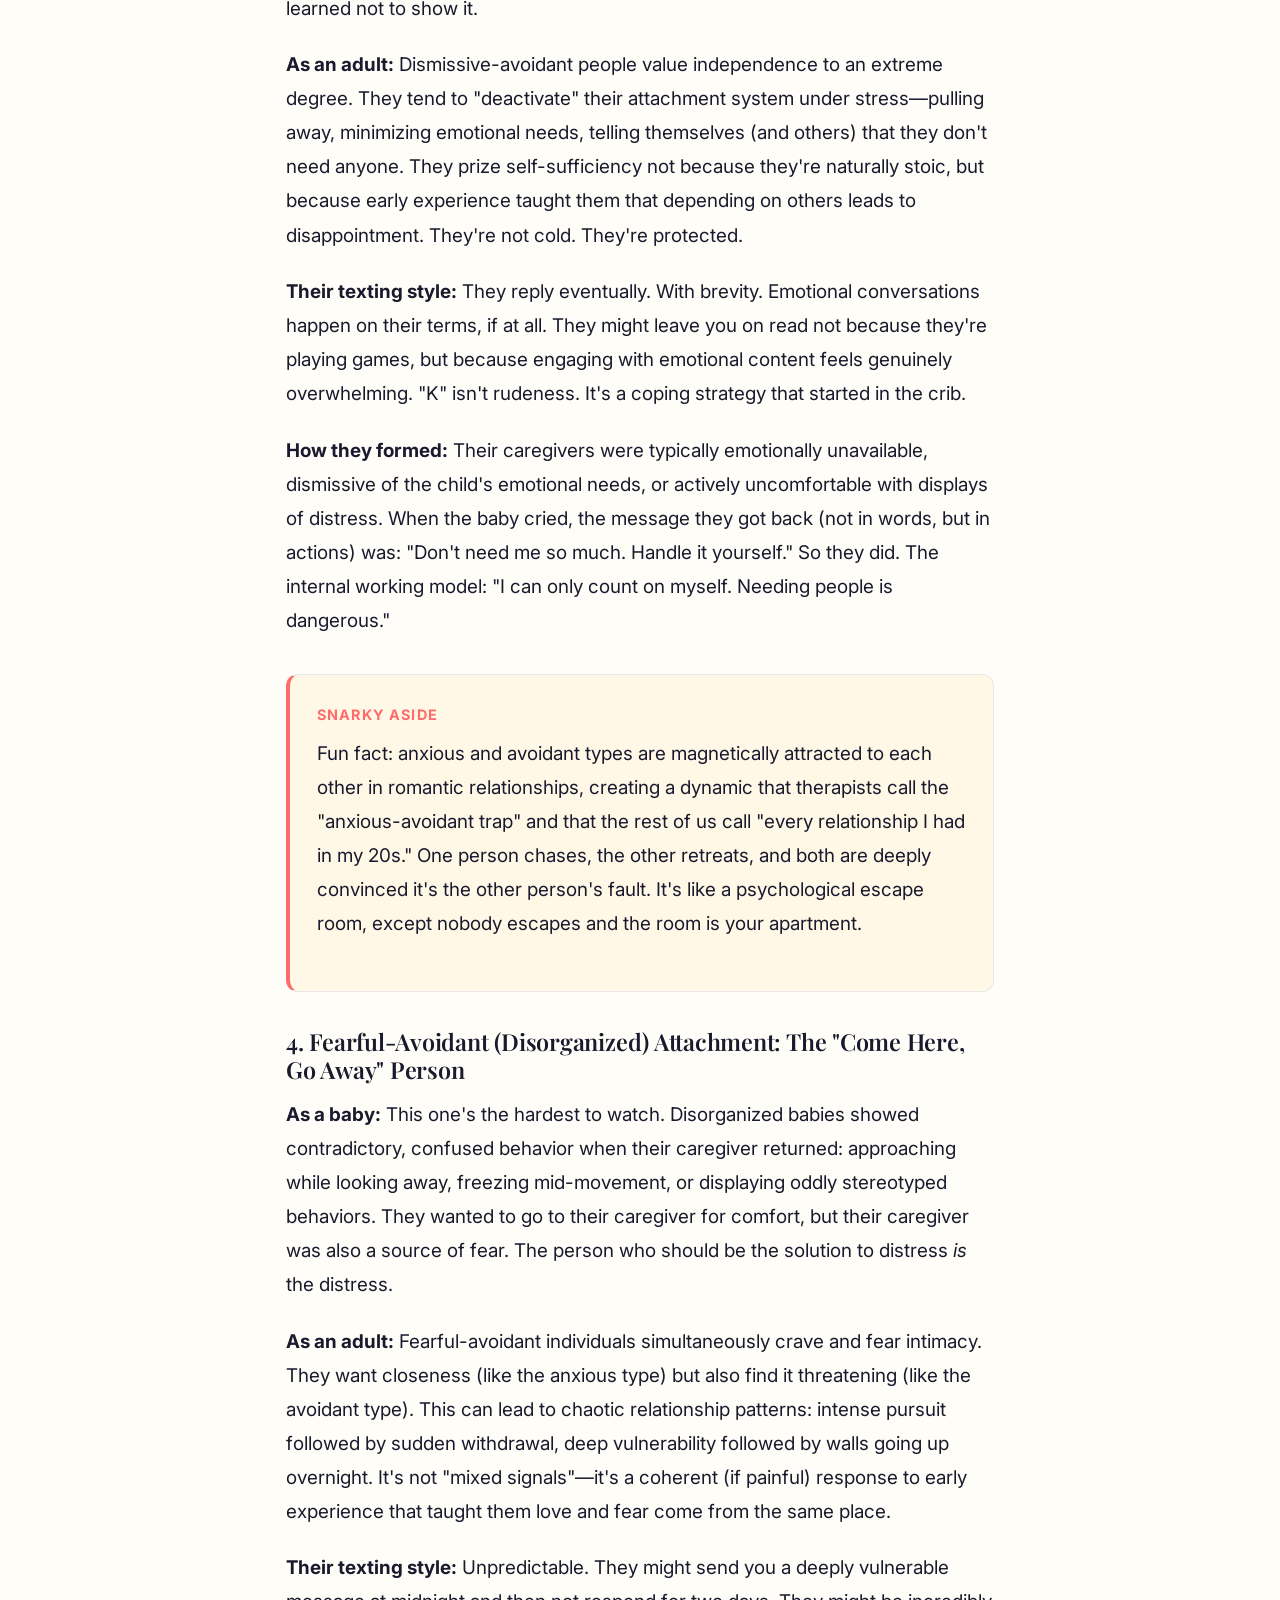
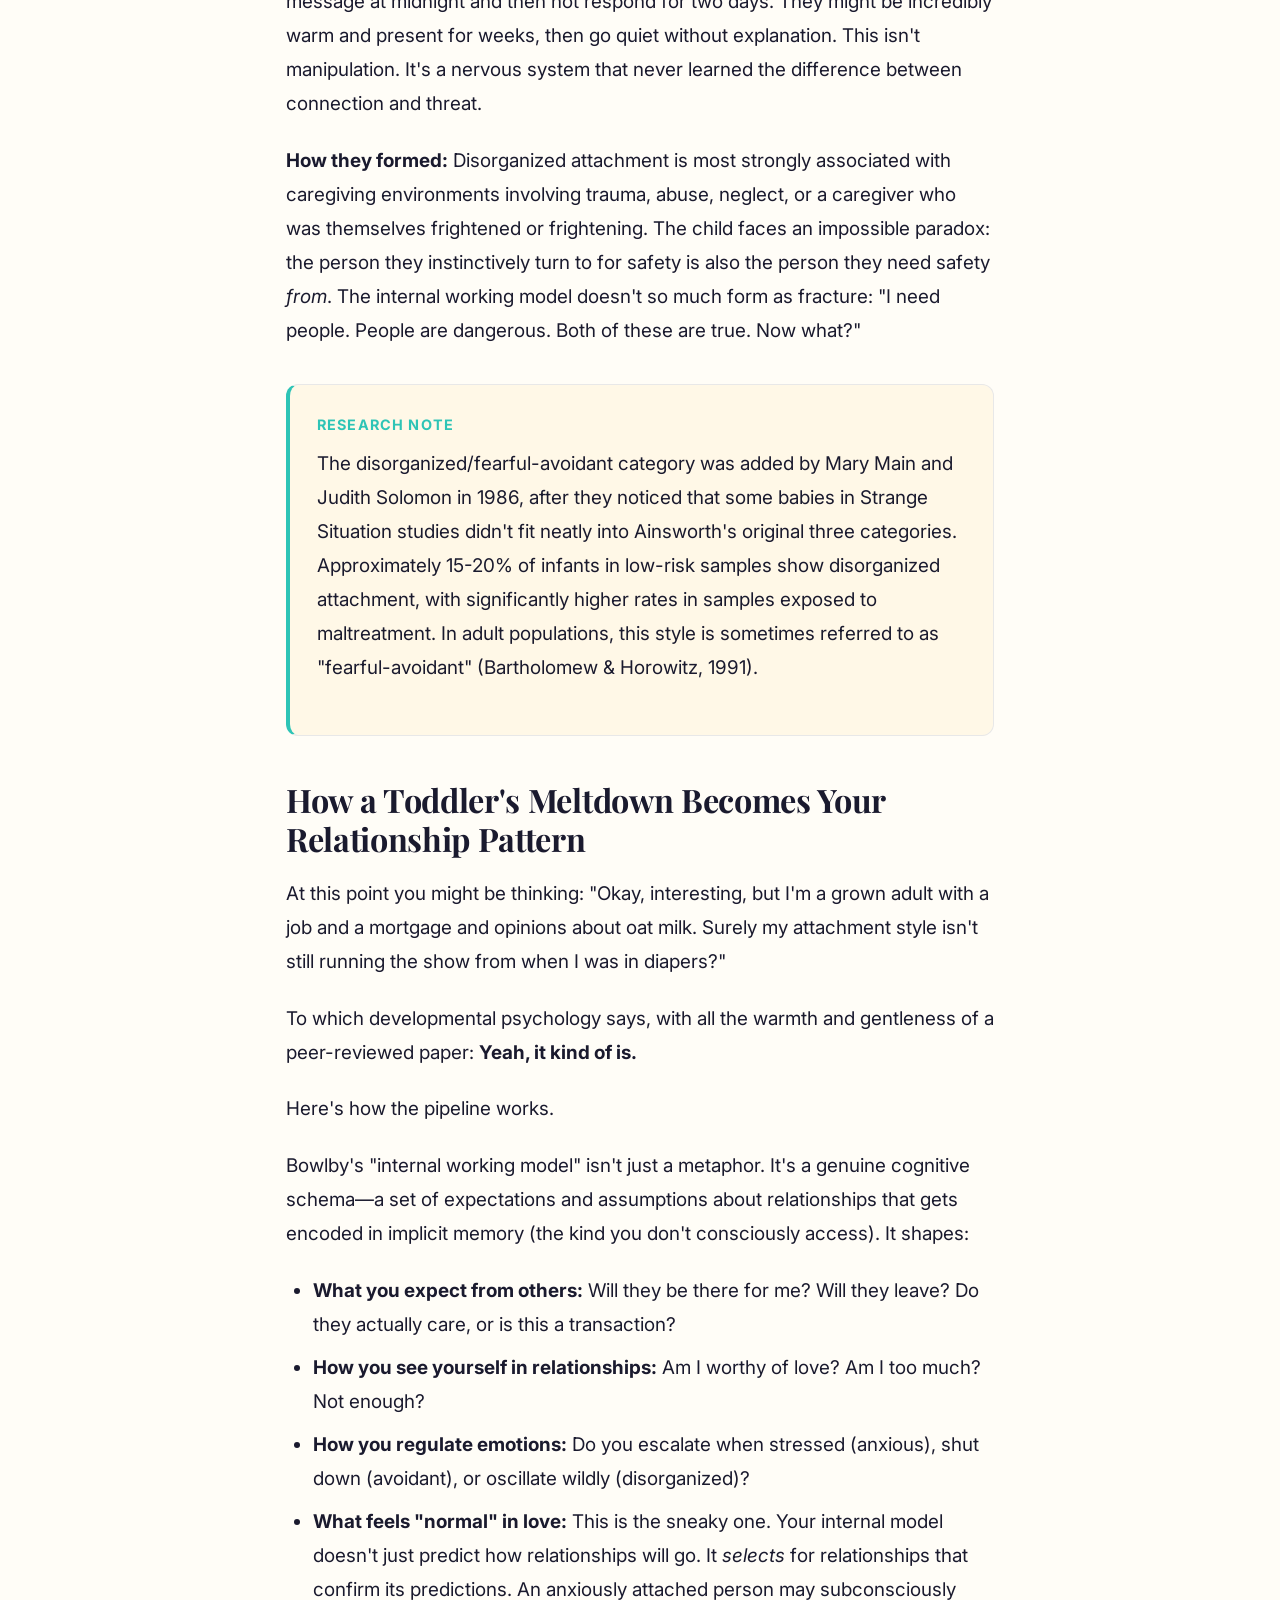
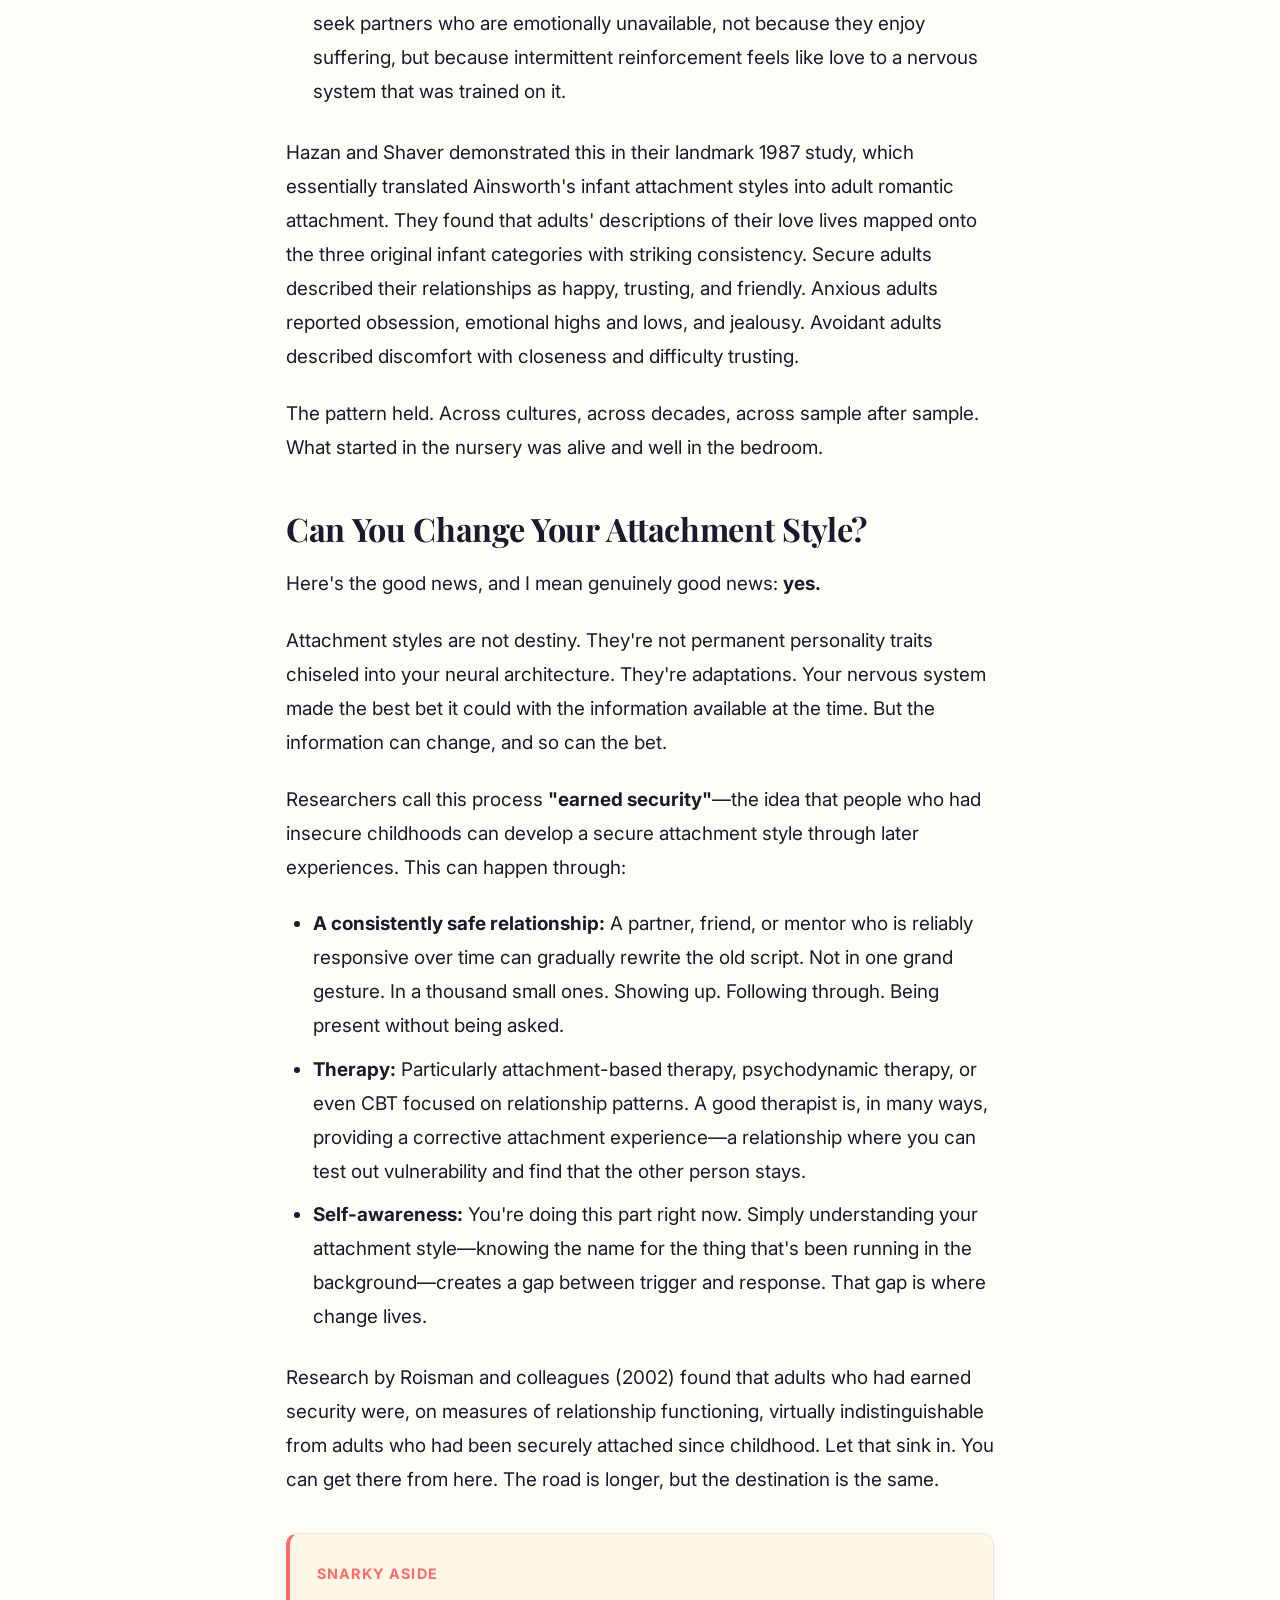
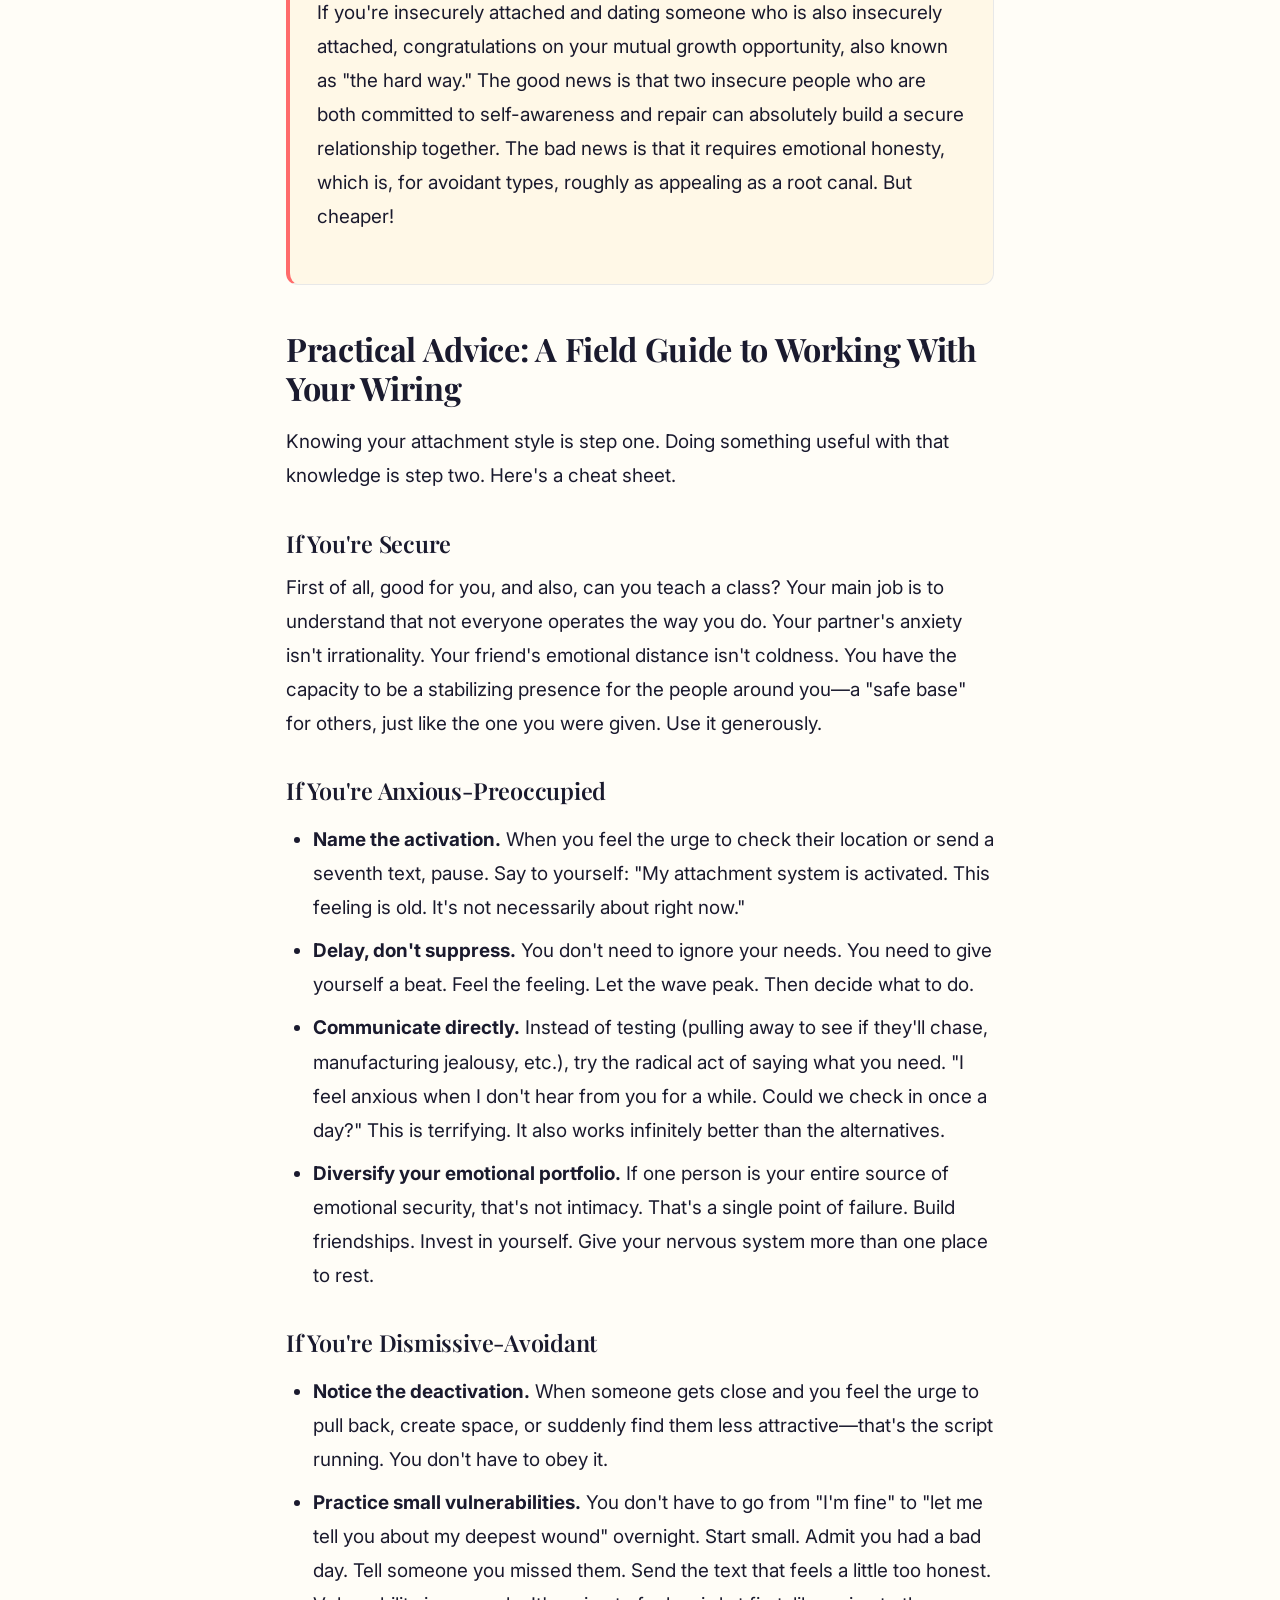
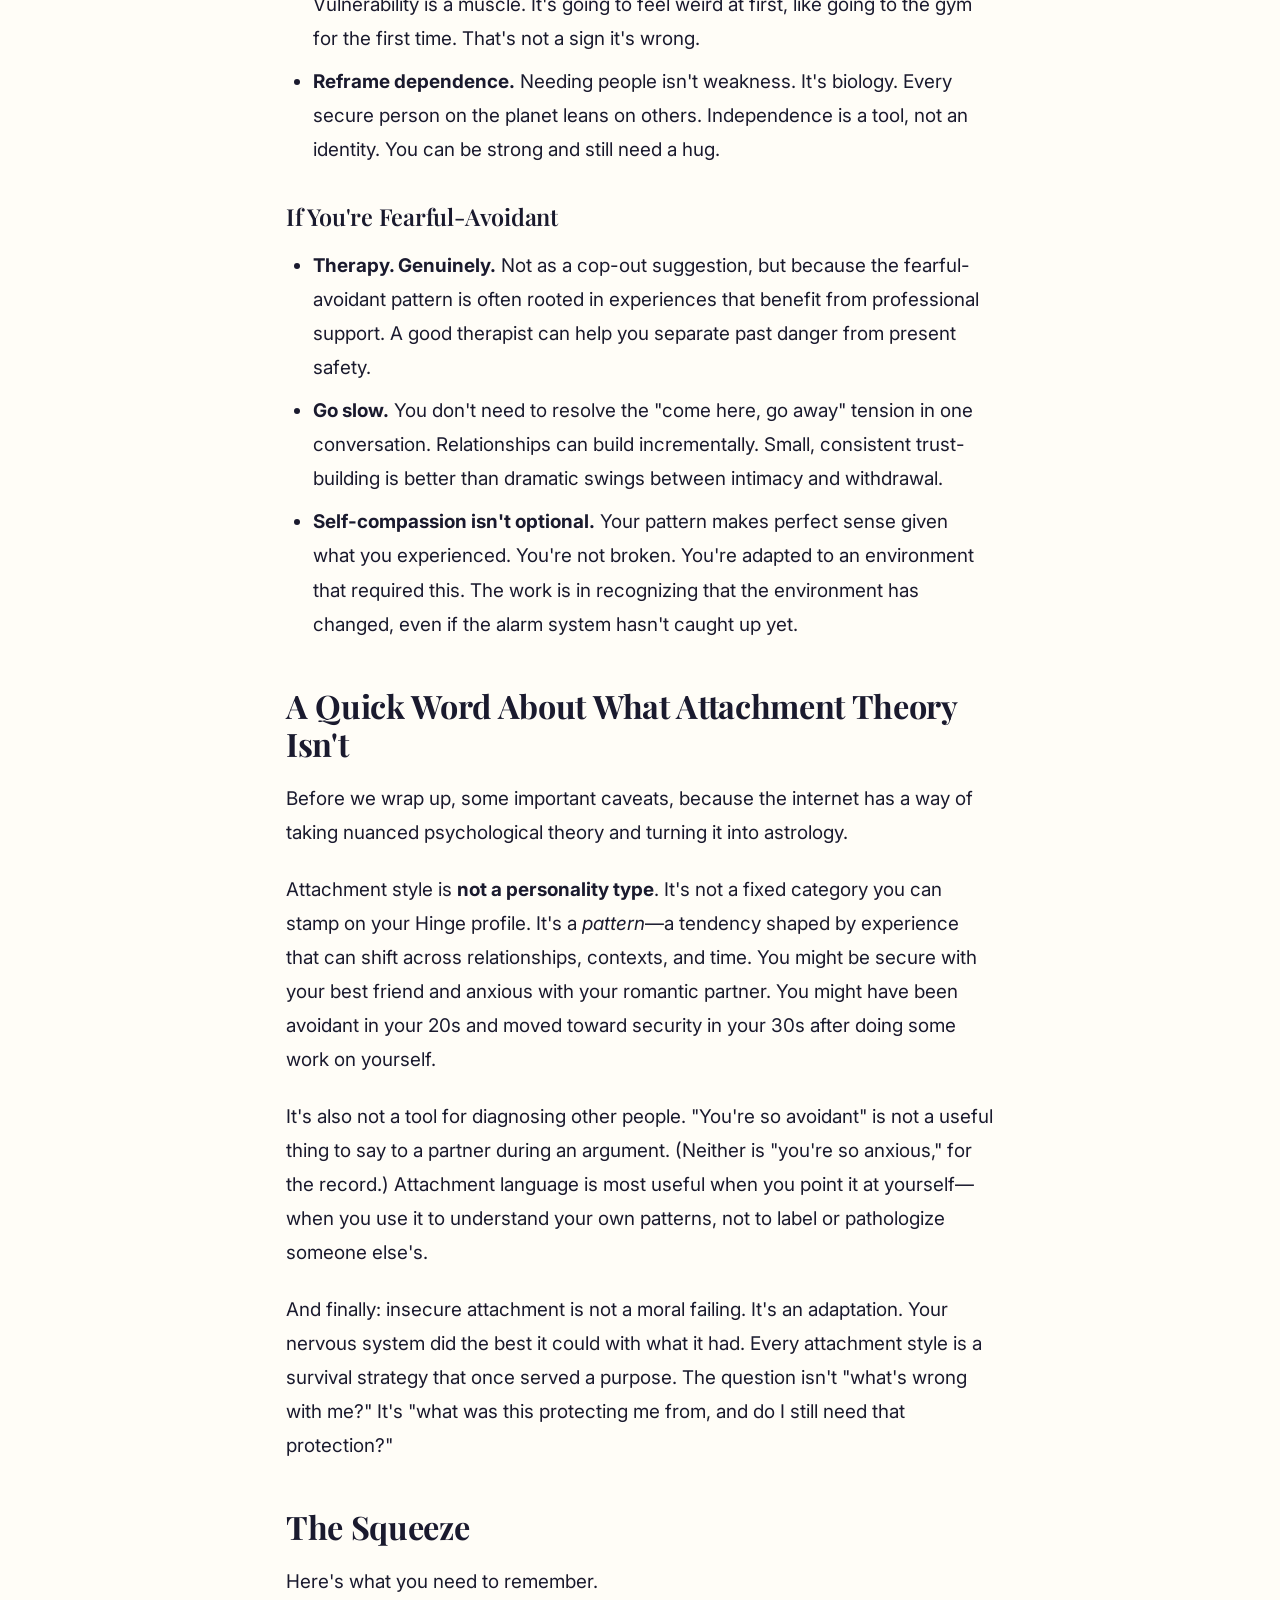
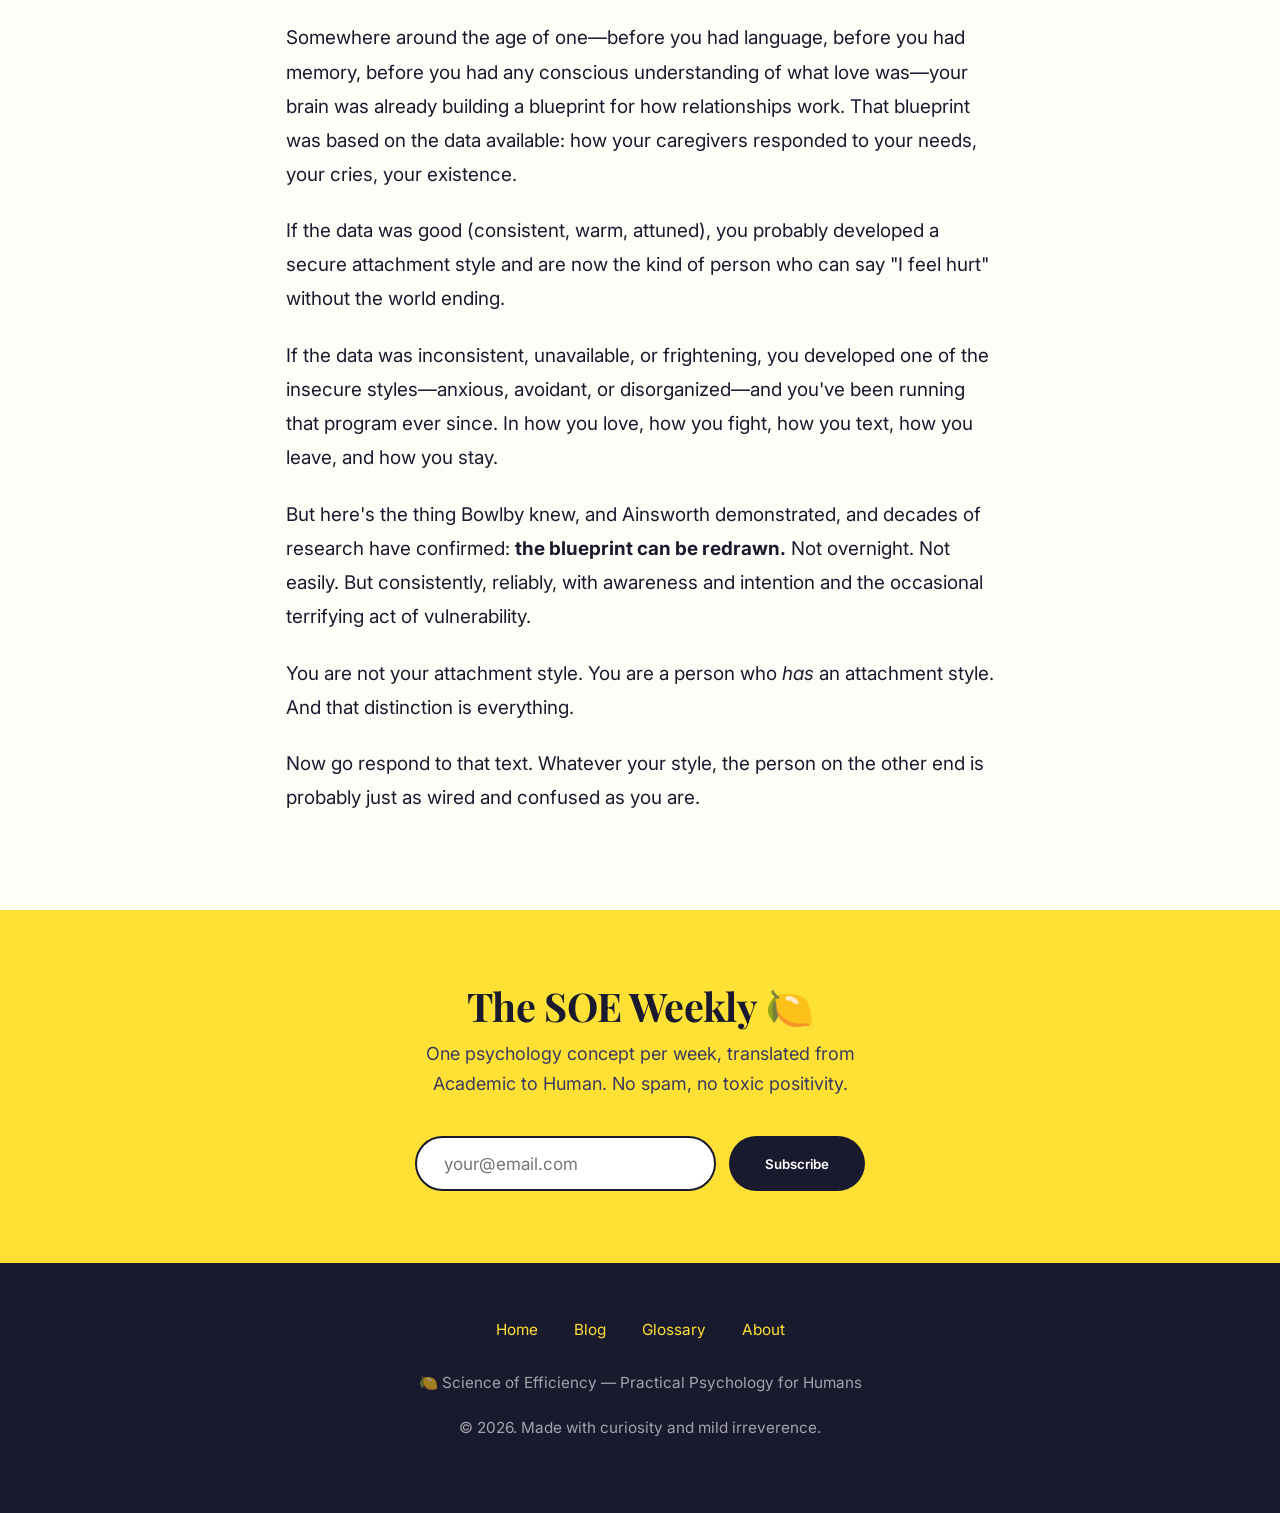
<file: blog/attachment-styles.html>
<!DOCTYPE html>
<html lang="en">
<head>
  <meta charset="UTF-8">
  <meta name="viewport" content="width=device-width, initial-scale=1.0">
  <title>Attachment Styles — Science of Efficiency</title>
  <meta name="description" content="Why you text like that. The science of attachment styles, explained for humans.">
  <link rel="preconnect" href="https://fonts.googleapis.com">
  <link rel="preconnect" href="https://fonts.gstatic.com" crossorigin>
  <link href="https://fonts.googleapis.com/css2?family=Inter:wght@400;500;600;700&family=Playfair+Display:wght@600;700;800&display=swap" rel="stylesheet">
  <link rel="stylesheet" href="../css/style.css">
  <link rel="icon" href="data:image/svg+xml,<svg xmlns=%22http://www.w3.org/2000/svg%22 viewBox=%220 0 100 100%22><text y=%22.9em%22 font-size=%2290%22>🍋</text></svg>">
</head>
<body>

  <!-- Navigation -->
  <nav class="nav">
    <div class="nav__inner">
      <a href="../index.html" class="nav__logo">
        <span>🍋</span> Science of Efficiency
      </a>
      <button class="nav__toggle" aria-label="Toggle menu" aria-expanded="false">
        <span></span><span></span><span></span>
      </button>
      <ul class="nav__links">
        <li><a href="../index.html">Home</a></li>
        <li><a href="../blog.html" class="active">Blog</a></li>
        <li><a href="../glossary.html">Psych Glossary</a></li>
        <li><a href="../about.html">About</a></li>
        <li><a href="../editor.html">Editor</a></li>
      </ul>
    </div>
  </nav>

  <!-- Article -->
  <article class="article">
    <div class="container--narrow">

      <a href="../blog.html" class="back-link">&larr; Back to all posts</a>

      <header class="article__header">
        <span class="article__tag">Concept Explainer</span>
        <h1 class="article__title">Attachment Styles: Why You Text Like That</h1>
        <p class="article__subtitle">The science behind why some people double-text at 2am and others take 3 business days to reply with "k." It's not personal. It's developmental.</p>
        <div class="article__meta">Mar 10, 2026 &middot; 12 min read</div>
      </header>

      <div class="article__content">

        <p>Let me paint a scene you've definitely never experienced (wink).</p>

        <p>You send a text. A perfectly normal, perfectly casual text. Something like "hey, had fun last night!" And then you wait. One minute. Five minutes. Fifteen minutes. The three dots appear. Then they vanish. Then nothing. Just the cold, unfeeling void of a delivered message with no reply.</p>

        <p>And now your brain is doing one of exactly four things:</p>

        <ol>
          <li><strong>Option A:</strong> "Eh, they're probably busy. I'll hear back when I hear back." (Then you genuinely go about your day.)</li>
          <li><strong>Option B:</strong> "They hate me. They're showing the text to their friends and laughing. I should send a follow-up. Wait, no. Should I send a follow-up? Let me draft seven options and screenshot them to my group chat for a vote."</li>
          <li><strong>Option C:</strong> "Whatever. I don't even care. I probably shouldn't have texted first anyway. Texting first was a mistake. Feelings are a mistake."</li>
          <li><strong>Option D:</strong> A dizzying cocktail of B and C simultaneously, where you somehow want to send twelve follow-up texts AND also delete the person's number and move to a small coastal town where nobody knows your name.</li>
        </ol>

        <p>Congratulations. You've just sorted yourself into an attachment style.</p>

        <p>And here's the wild part: the way you reacted to that unanswered text was probably shaped before you could tie your own shoes. We're talking year one. Year <em>two</em>. Back when your biggest concern should have been figuring out whether the dog was food or friend.</p>

        <p>Welcome to attachment theory. It's going to explain a lot.</p>

        <h2>The Man Who Watched Kids Cry (For Science)</h2>

        <p>Our story begins, as all good psychology stories do, with a British man who was deeply interested in why children got upset when their mothers left the room.</p>

        <p>John Bowlby was a psychiatrist and psychoanalyst working in the 1950s and 60s who noticed something that seems painfully obvious in retrospect but was actually revolutionary at the time: <strong>babies need emotional bonds with their caregivers, and when those bonds get disrupted, things go sideways.</strong></p>

        <p>Before Bowlby, the prevailing wisdom in psychology was essentially "babies are little food-seeking missiles." Freud thought attachment was just about getting fed. The behaviorists thought kids liked their mothers because mothers were associated with the delivery of milk, like some kind of biological DoorDash. The idea that a baby might form an emotional bond with a caregiver for reasons beyond "this person gives me calories" was, apparently, a hot take.</p>

        <div class="callout callout--snarky">
          <div class="callout__label">Snarky Aside</div>
          <p>Imagine being a mid-century psychologist and genuinely believing that the reason a toddler screams when their mother leaves the room is because they're worried about their next meal. "The child isn't distressed, they're just concerned about supply chain logistics." Incredible.</p>
        </div>

        <p>Bowlby argued something different: humans have an innate, evolutionary need to form close emotional bonds. It's not about food. It's about survival in a broader sense. A baby who stays close to a caregiver is a baby who doesn't get eaten by a leopard. Over hundreds of thousands of years, evolution selected for babies who formed strong attachments&mdash;and for adults who responded to those attachments.</p>

        <p>He called this <strong>attachment theory</strong>, and he proposed that the quality of early bonds between an infant and their primary caregiver creates an "internal working model"&mdash;basically a mental blueprint for how relationships work. This blueprint, formed in the first couple years of life, would go on to shape how that person approaches love, trust, conflict, and yes, unanswered text messages for the rest of their life.</p>

        <p>Bold claim. But Bowlby had a colleague who was about to prove it in the most elegant (and slightly heartbreaking) experiment in developmental psychology.</p>

        <h2>The Strange Situation: A Study in Tiny Heartbreak</h2>

        <div class="callout callout--study">
          <div class="callout__label">The Study</div>
          <p><strong>Researcher:</strong> Mary Ainsworth (1970, 1978)<br>
          <strong>What she did:</strong> Created a structured observation called the "Strange Situation" in which 12-to-18-month-old infants were observed during a series of separations and reunions with their caregiver, plus interactions with a stranger.<br>
          <strong>The setup:</strong> Eight episodes, each about 3 minutes. Mother and baby enter a room. Stranger enters. Mother leaves. Stranger tries to comfort baby. Mother returns. Stranger leaves. Mother leaves again (baby alone). Stranger returns. Mother returns for the final reunion.<br>
          <strong>What she measured:</strong> The baby's behavior, especially during separations (how distressed?) and reunions (how do they respond when mom comes back?).<br>
          <strong>Sample:</strong> Originally 26 infant-mother pairs from Baltimore, later replicated extensively across cultures.</p>
        </div>

        <p>The genius of the Strange Situation wasn't just watching babies cry (though there was plenty of that). It was watching what happened <em>when the caregiver came back</em>. Because that's where the differences showed up.</p>

        <p>Ainsworth identified three main patterns, and later researchers added a fourth. Together, they form the attachment styles we still talk about today. And here's the thing: these same patterns show up in adult romantic relationships with an almost eerie consistency.</p>

        <p>Let's meet the cast.</p>

        <h2>The Four Attachment Styles (or: A Field Guide to Your Love Life)</h2>

        <h3>1. Secure Attachment: The Emotionally Well-Adjusted Unicorn</h3>

        <p><strong>As a baby:</strong> When mom left the room, these babies got upset (because they're babies, not robots). But when she came back, they went straight to her, got a cuddle, calmed down, and went back to playing. They used their caregiver as a "secure base"&mdash;a home plate they could venture out from and return to.</p>

        <p><strong>As an adult:</strong> Securely attached people are comfortable with intimacy and independence. They can express their needs without apologizing for having them. They don't interpret a delayed text as evidence of imminent abandonment. They're the people who can say "I'm upset about this" without either a) launching into a three-hour anxiety spiral or b) pretending they don't have feelings.</p>

        <p><strong>Their texting style:</strong> They reply when they can. If they're busy, they don't agonize over it. If someone doesn't reply to them, they assume reasonable explanations first. Their phone is a communication device, not an anxiety machine.</p>

        <p><strong>How they formed:</strong> They generally had caregivers who were responsive, consistent, and attuned. When the baby cried, someone came. When the baby needed comfort, comfort was available. Not perfectly&mdash;no parent is perfect&mdash;but consistently enough that the baby's internal working model settled on: "The world is generally safe, people can be trusted, and my needs matter."</p>

        <div class="callout callout--snarky">
          <div class="callout__label">Snarky Aside</div>
          <p>About 56% of adults are estimated to be securely attached. If you're reading this and thinking "that's not me," welcome to the club. We have anxiety and avoidant coping mechanisms. The snacks are mid.</p>
        </div>

        <h3>2. Anxious-Preoccupied Attachment: The Double-Texter</h3>

        <p><strong>As a baby:</strong> These were the babies who lost their minds when mom left (which, fair) but then, when she came back, did something confusing: they clung to her desperately while simultaneously being angry at her. They wanted comfort but couldn't quite be soothed by it. Ainsworth called this "ambivalent" or "resistant" attachment, which is the developmental psychology equivalent of screaming "I love you, why did you leave, hold me, don't touch me."</p>

        <p><strong>As an adult:</strong> Anxiously attached people crave closeness and are hypervigilant about signs of rejection. They tend to "activate" their attachment system under stress, which means reaching out more, seeking reassurance, analyzing every interaction for hidden meaning, and generally treating relationships like a final exam they haven't studied for. They're not "needy" in the dismissive way people use that word. They're running a deeply embedded program that says: "Love is unpredictable, so I have to work constantly to keep it."</p>

        <p><strong>Their texting style:</strong> They text first. They text second. They check when you were last online. They draft responses, delete them, re-draft them, send them, then immediately regret the wording. Read receipts are either their best friend or their worst enemy depending on the outcome. An unanswered message is not a data point; it's a crisis.</p>

        <p><strong>How they formed:</strong> Usually, the caregiver was inconsistently responsive. Sometimes warm and available, sometimes distracted, preoccupied, or emotionally absent. The baby couldn't predict when comfort would show up, so they learned to amplify their distress signals&mdash;cry louder, cling harder&mdash;because that sometimes worked. The internal working model becomes: "I need love desperately, but I can't count on it being there, so I have to stay vigilant."</p>

        <h3>3. Dismissive-Avoidant Attachment: The "K" Person</h3>

        <p><strong>As a baby:</strong> Here's where it gets counterintuitive. When mom left the room, these babies didn't seem to care. They kept playing. When she came back, they barely acknowledged her. To a casual observer, they looked like the most chill babies on the planet. But physiological measurements told a different story: their heart rates were just as elevated as the anxious babies. They were stressed. They just learned not to show it.</p>

        <p><strong>As an adult:</strong> Dismissive-avoidant people value independence to an extreme degree. They tend to "deactivate" their attachment system under stress&mdash;pulling away, minimizing emotional needs, telling themselves (and others) that they don't need anyone. They prize self-sufficiency not because they're naturally stoic, but because early experience taught them that depending on others leads to disappointment. They're not cold. They're protected.</p>

        <p><strong>Their texting style:</strong> They reply eventually. With brevity. Emotional conversations happen on their terms, if at all. They might leave you on read not because they're playing games, but because engaging with emotional content feels genuinely overwhelming. "K" isn't rudeness. It's a coping strategy that started in the crib.</p>

        <p><strong>How they formed:</strong> Their caregivers were typically emotionally unavailable, dismissive of the child's emotional needs, or actively uncomfortable with displays of distress. When the baby cried, the message they got back (not in words, but in actions) was: "Don't need me so much. Handle it yourself." So they did. The internal working model: "I can only count on myself. Needing people is dangerous."</p>

        <div class="callout callout--snarky">
          <div class="callout__label">Snarky Aside</div>
          <p>Fun fact: anxious and avoidant types are magnetically attracted to each other in romantic relationships, creating a dynamic that therapists call the "anxious-avoidant trap" and that the rest of us call "every relationship I had in my 20s." One person chases, the other retreats, and both are deeply convinced it's the other person's fault. It's like a psychological escape room, except nobody escapes and the room is your apartment.</p>
        </div>

        <h3>4. Fearful-Avoidant (Disorganized) Attachment: The "Come Here, Go Away" Person</h3>

        <p><strong>As a baby:</strong> This one's the hardest to watch. Disorganized babies showed contradictory, confused behavior when their caregiver returned: approaching while looking away, freezing mid-movement, or displaying oddly stereotyped behaviors. They wanted to go to their caregiver for comfort, but their caregiver was also a source of fear. The person who should be the solution to distress <em>is</em> the distress.</p>

        <p><strong>As an adult:</strong> Fearful-avoidant individuals simultaneously crave and fear intimacy. They want closeness (like the anxious type) but also find it threatening (like the avoidant type). This can lead to chaotic relationship patterns: intense pursuit followed by sudden withdrawal, deep vulnerability followed by walls going up overnight. It's not "mixed signals"&mdash;it's a coherent (if painful) response to early experience that taught them love and fear come from the same place.</p>

        <p><strong>Their texting style:</strong> Unpredictable. They might send you a deeply vulnerable message at midnight and then not respond for two days. They might be incredibly warm and present for weeks, then go quiet without explanation. This isn't manipulation. It's a nervous system that never learned the difference between connection and threat.</p>

        <p><strong>How they formed:</strong> Disorganized attachment is most strongly associated with caregiving environments involving trauma, abuse, neglect, or a caregiver who was themselves frightened or frightening. The child faces an impossible paradox: the person they instinctively turn to for safety is also the person they need safety <em>from</em>. The internal working model doesn't so much form as fracture: "I need people. People are dangerous. Both of these are true. Now what?"</p>

        <div class="callout callout--study">
          <div class="callout__label">Research Note</div>
          <p>The disorganized/fearful-avoidant category was added by Mary Main and Judith Solomon in 1986, after they noticed that some babies in Strange Situation studies didn't fit neatly into Ainsworth's original three categories. Approximately 15-20% of infants in low-risk samples show disorganized attachment, with significantly higher rates in samples exposed to maltreatment. In adult populations, this style is sometimes referred to as "fearful-avoidant" (Bartholomew & Horowitz, 1991).</p>
        </div>

        <h2>How a Toddler's Meltdown Becomes Your Relationship Pattern</h2>

        <p>At this point you might be thinking: "Okay, interesting, but I'm a grown adult with a job and a mortgage and opinions about oat milk. Surely my attachment style isn't still running the show from when I was in diapers?"</p>

        <p>To which developmental psychology says, with all the warmth and gentleness of a peer-reviewed paper: <strong>Yeah, it kind of is.</strong></p>

        <p>Here's how the pipeline works.</p>

        <p>Bowlby's "internal working model" isn't just a metaphor. It's a genuine cognitive schema&mdash;a set of expectations and assumptions about relationships that gets encoded in implicit memory (the kind you don't consciously access). It shapes:</p>

        <ul>
          <li><strong>What you expect from others:</strong> Will they be there for me? Will they leave? Do they actually care, or is this a transaction?</li>
          <li><strong>How you see yourself in relationships:</strong> Am I worthy of love? Am I too much? Not enough?</li>
          <li><strong>How you regulate emotions:</strong> Do you escalate when stressed (anxious), shut down (avoidant), or oscillate wildly (disorganized)?</li>
          <li><strong>What feels "normal" in love:</strong> This is the sneaky one. Your internal model doesn't just predict how relationships will go. It <em>selects</em> for relationships that confirm its predictions. An anxiously attached person may subconsciously seek partners who are emotionally unavailable, not because they enjoy suffering, but because intermittent reinforcement feels like love to a nervous system that was trained on it.</li>
        </ul>

        <p>Hazan and Shaver demonstrated this in their landmark 1987 study, which essentially translated Ainsworth's infant attachment styles into adult romantic attachment. They found that adults' descriptions of their love lives mapped onto the three original infant categories with striking consistency. Secure adults described their relationships as happy, trusting, and friendly. Anxious adults reported obsession, emotional highs and lows, and jealousy. Avoidant adults described discomfort with closeness and difficulty trusting.</p>

        <p>The pattern held. Across cultures, across decades, across sample after sample. What started in the nursery was alive and well in the bedroom.</p>

        <h2>Can You Change Your Attachment Style?</h2>

        <p>Here's the good news, and I mean genuinely good news: <strong>yes.</strong></p>

        <p>Attachment styles are not destiny. They're not permanent personality traits chiseled into your neural architecture. They're adaptations. Your nervous system made the best bet it could with the information available at the time. But the information can change, and so can the bet.</p>

        <p>Researchers call this process <strong>"earned security"</strong>&mdash;the idea that people who had insecure childhoods can develop a secure attachment style through later experiences. This can happen through:</p>

        <ul>
          <li><strong>A consistently safe relationship:</strong> A partner, friend, or mentor who is reliably responsive over time can gradually rewrite the old script. Not in one grand gesture. In a thousand small ones. Showing up. Following through. Being present without being asked.</li>
          <li><strong>Therapy:</strong> Particularly attachment-based therapy, psychodynamic therapy, or even CBT focused on relationship patterns. A good therapist is, in many ways, providing a corrective attachment experience&mdash;a relationship where you can test out vulnerability and find that the other person stays.</li>
          <li><strong>Self-awareness:</strong> You're doing this part right now. Simply understanding your attachment style&mdash;knowing the name for the thing that's been running in the background&mdash;creates a gap between trigger and response. That gap is where change lives.</li>
        </ul>

        <p>Research by Roisman and colleagues (2002) found that adults who had earned security were, on measures of relationship functioning, virtually indistinguishable from adults who had been securely attached since childhood. Let that sink in. You can get there from here. The road is longer, but the destination is the same.</p>

        <div class="callout callout--snarky">
          <div class="callout__label">Snarky Aside</div>
          <p>If you're insecurely attached and dating someone who is also insecurely attached, congratulations on your mutual growth opportunity, also known as "the hard way." The good news is that two insecure people who are both committed to self-awareness and repair can absolutely build a secure relationship together. The bad news is that it requires emotional honesty, which is, for avoidant types, roughly as appealing as a root canal. But cheaper!</p>
        </div>

        <h2>Practical Advice: A Field Guide to Working With Your Wiring</h2>

        <p>Knowing your attachment style is step one. Doing something useful with that knowledge is step two. Here's a cheat sheet.</p>

        <h3>If You're Secure</h3>
        <p>First of all, good for you, and also, can you teach a class? Your main job is to understand that not everyone operates the way you do. Your partner's anxiety isn't irrationality. Your friend's emotional distance isn't coldness. You have the capacity to be a stabilizing presence for the people around you&mdash;a "safe base" for others, just like the one you were given. Use it generously.</p>

        <h3>If You're Anxious-Preoccupied</h3>
        <ul>
          <li><strong>Name the activation.</strong> When you feel the urge to check their location or send a seventh text, pause. Say to yourself: "My attachment system is activated. This feeling is old. It's not necessarily about right now."</li>
          <li><strong>Delay, don't suppress.</strong> You don't need to ignore your needs. You need to give yourself a beat. Feel the feeling. Let the wave peak. Then decide what to do.</li>
          <li><strong>Communicate directly.</strong> Instead of testing (pulling away to see if they'll chase, manufacturing jealousy, etc.), try the radical act of saying what you need. "I feel anxious when I don't hear from you for a while. Could we check in once a day?" This is terrifying. It also works infinitely better than the alternatives.</li>
          <li><strong>Diversify your emotional portfolio.</strong> If one person is your entire source of emotional security, that's not intimacy. That's a single point of failure. Build friendships. Invest in yourself. Give your nervous system more than one place to rest.</li>
        </ul>

        <h3>If You're Dismissive-Avoidant</h3>
        <ul>
          <li><strong>Notice the deactivation.</strong> When someone gets close and you feel the urge to pull back, create space, or suddenly find them less attractive&mdash;that's the script running. You don't have to obey it.</li>
          <li><strong>Practice small vulnerabilities.</strong> You don't have to go from "I'm fine" to "let me tell you about my deepest wound" overnight. Start small. Admit you had a bad day. Tell someone you missed them. Send the text that feels a little too honest. Vulnerability is a muscle. It's going to feel weird at first, like going to the gym for the first time. That's not a sign it's wrong.</li>
          <li><strong>Reframe dependence.</strong> Needing people isn't weakness. It's biology. Every secure person on the planet leans on others. Independence is a tool, not an identity. You can be strong and still need a hug.</li>
        </ul>

        <h3>If You're Fearful-Avoidant</h3>
        <ul>
          <li><strong>Therapy. Genuinely.</strong> Not as a cop-out suggestion, but because the fearful-avoidant pattern is often rooted in experiences that benefit from professional support. A good therapist can help you separate past danger from present safety.</li>
          <li><strong>Go slow.</strong> You don't need to resolve the "come here, go away" tension in one conversation. Relationships can build incrementally. Small, consistent trust-building is better than dramatic swings between intimacy and withdrawal.</li>
          <li><strong>Self-compassion isn't optional.</strong> Your pattern makes perfect sense given what you experienced. You're not broken. You're adapted to an environment that required this. The work is in recognizing that the environment has changed, even if the alarm system hasn't caught up yet.</li>
        </ul>

        <h2>A Quick Word About What Attachment Theory Isn't</h2>

        <p>Before we wrap up, some important caveats, because the internet has a way of taking nuanced psychological theory and turning it into astrology.</p>

        <p>Attachment style is <strong>not a personality type</strong>. It's not a fixed category you can stamp on your Hinge profile. It's a <em>pattern</em>&mdash;a tendency shaped by experience that can shift across relationships, contexts, and time. You might be secure with your best friend and anxious with your romantic partner. You might have been avoidant in your 20s and moved toward security in your 30s after doing some work on yourself.</p>

        <p>It's also not a tool for diagnosing other people. "You're so avoidant" is not a useful thing to say to a partner during an argument. (Neither is "you're so anxious," for the record.) Attachment language is most useful when you point it at yourself&mdash;when you use it to understand your own patterns, not to label or pathologize someone else's.</p>

        <p>And finally: insecure attachment is not a moral failing. It's an adaptation. Your nervous system did the best it could with what it had. Every attachment style is a survival strategy that once served a purpose. The question isn't "what's wrong with me?" It's "what was this protecting me from, and do I still need that protection?"</p>

        <h2>The Squeeze</h2>

        <p>Here's what you need to remember.</p>

        <p>Somewhere around the age of one&mdash;before you had language, before you had memory, before you had any conscious understanding of what love was&mdash;your brain was already building a blueprint for how relationships work. That blueprint was based on the data available: how your caregivers responded to your needs, your cries, your existence.</p>

        <p>If the data was good (consistent, warm, attuned), you probably developed a secure attachment style and are now the kind of person who can say "I feel hurt" without the world ending.</p>

        <p>If the data was inconsistent, unavailable, or frightening, you developed one of the insecure styles&mdash;anxious, avoidant, or disorganized&mdash;and you've been running that program ever since. In how you love, how you fight, how you text, how you leave, and how you stay.</p>

        <p>But here's the thing Bowlby knew, and Ainsworth demonstrated, and decades of research have confirmed: <strong>the blueprint can be redrawn.</strong> Not overnight. Not easily. But consistently, reliably, with awareness and intention and the occasional terrifying act of vulnerability.</p>

        <p>You are not your attachment style. You are a person who <em>has</em> an attachment style. And that distinction is everything.</p>

        <p>Now go respond to that text. Whatever your style, the person on the other end is probably just as wired and confused as you are.</p>

      </div>

    </div>
  </article>

  <!-- Newsletter -->
  <section class="newsletter">
    <div class="container">
      <h2>The SOE Weekly 🍋</h2>
      <p>One psychology concept per week, translated from Academic to Human. No spam, no toxic positivity.</p>
      <form class="newsletter__form">
        <input type="email" class="newsletter__input" placeholder="your@email.com" required>
        <button type="submit" class="newsletter__btn">Subscribe</button>
      </form>
    </div>
  </section>

  <!-- Footer -->
  <footer class="footer">
    <div class="container">
      <ul class="footer__links">
        <li><a href="../index.html">Home</a></li>
        <li><a href="../blog.html">Blog</a></li>
        <li><a href="../glossary.html">Glossary</a></li>
        <li><a href="../about.html">About</a></li>
      </ul>
      <p>🍋 Science of Efficiency — Practical Psychology for Humans</p>
      <p style="margin-top: 0.5rem;">&copy; 2026. Made with curiosity and mild irreverence.</p>
    </div>
  </footer>

  <script src="../js/main.js"></script>
</body>
</html>
</file>
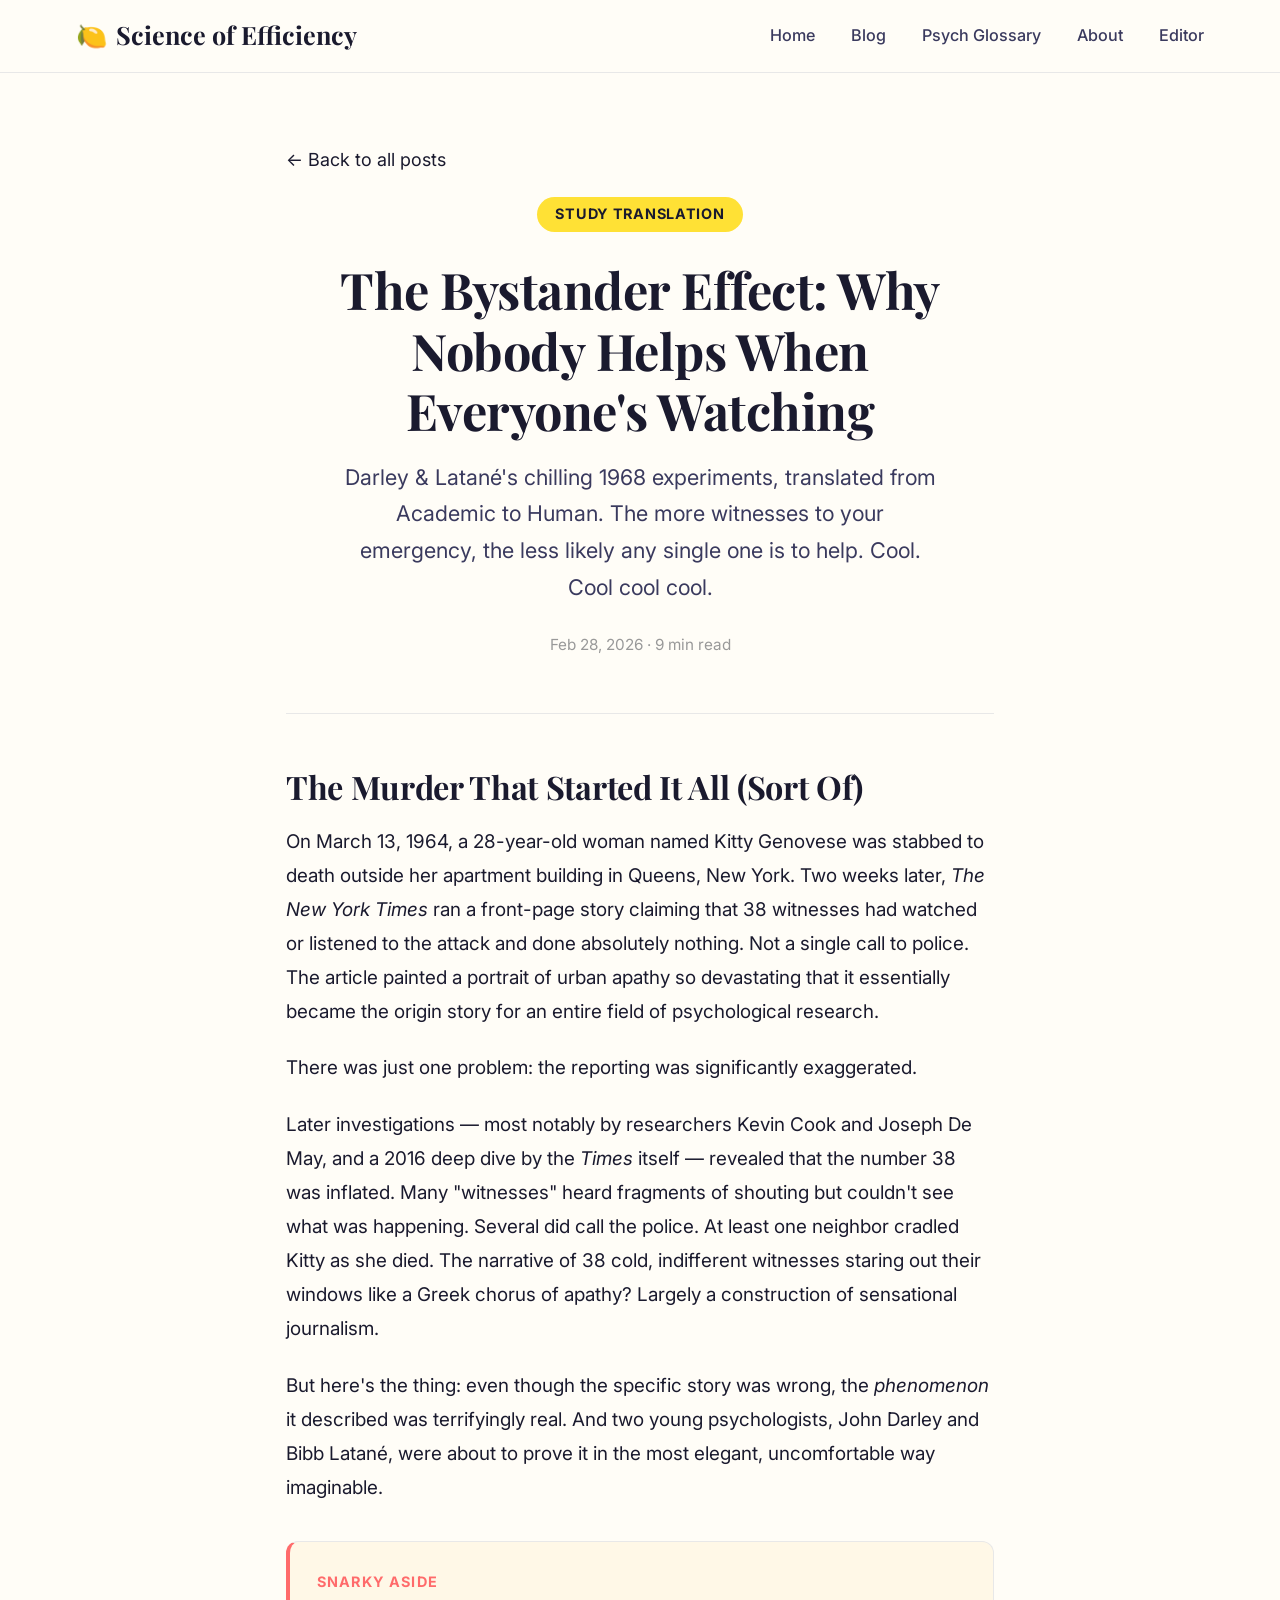
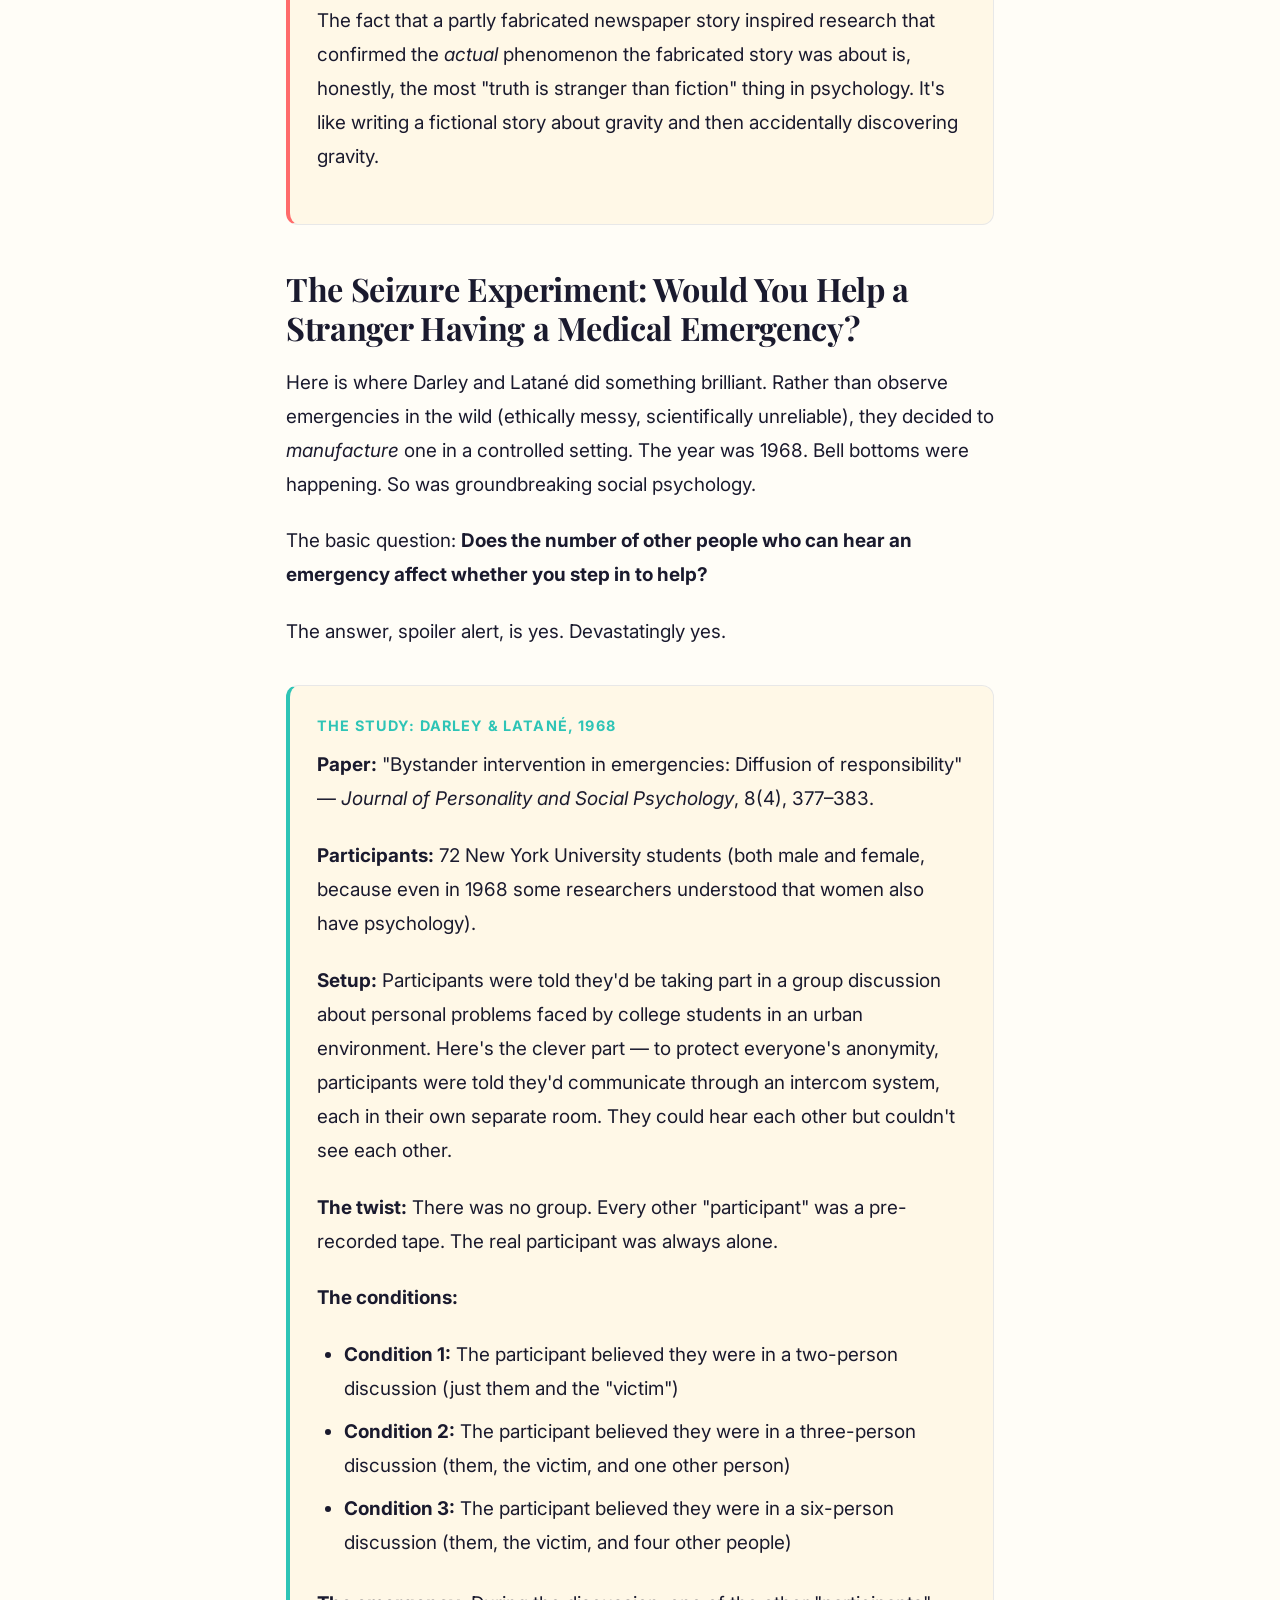
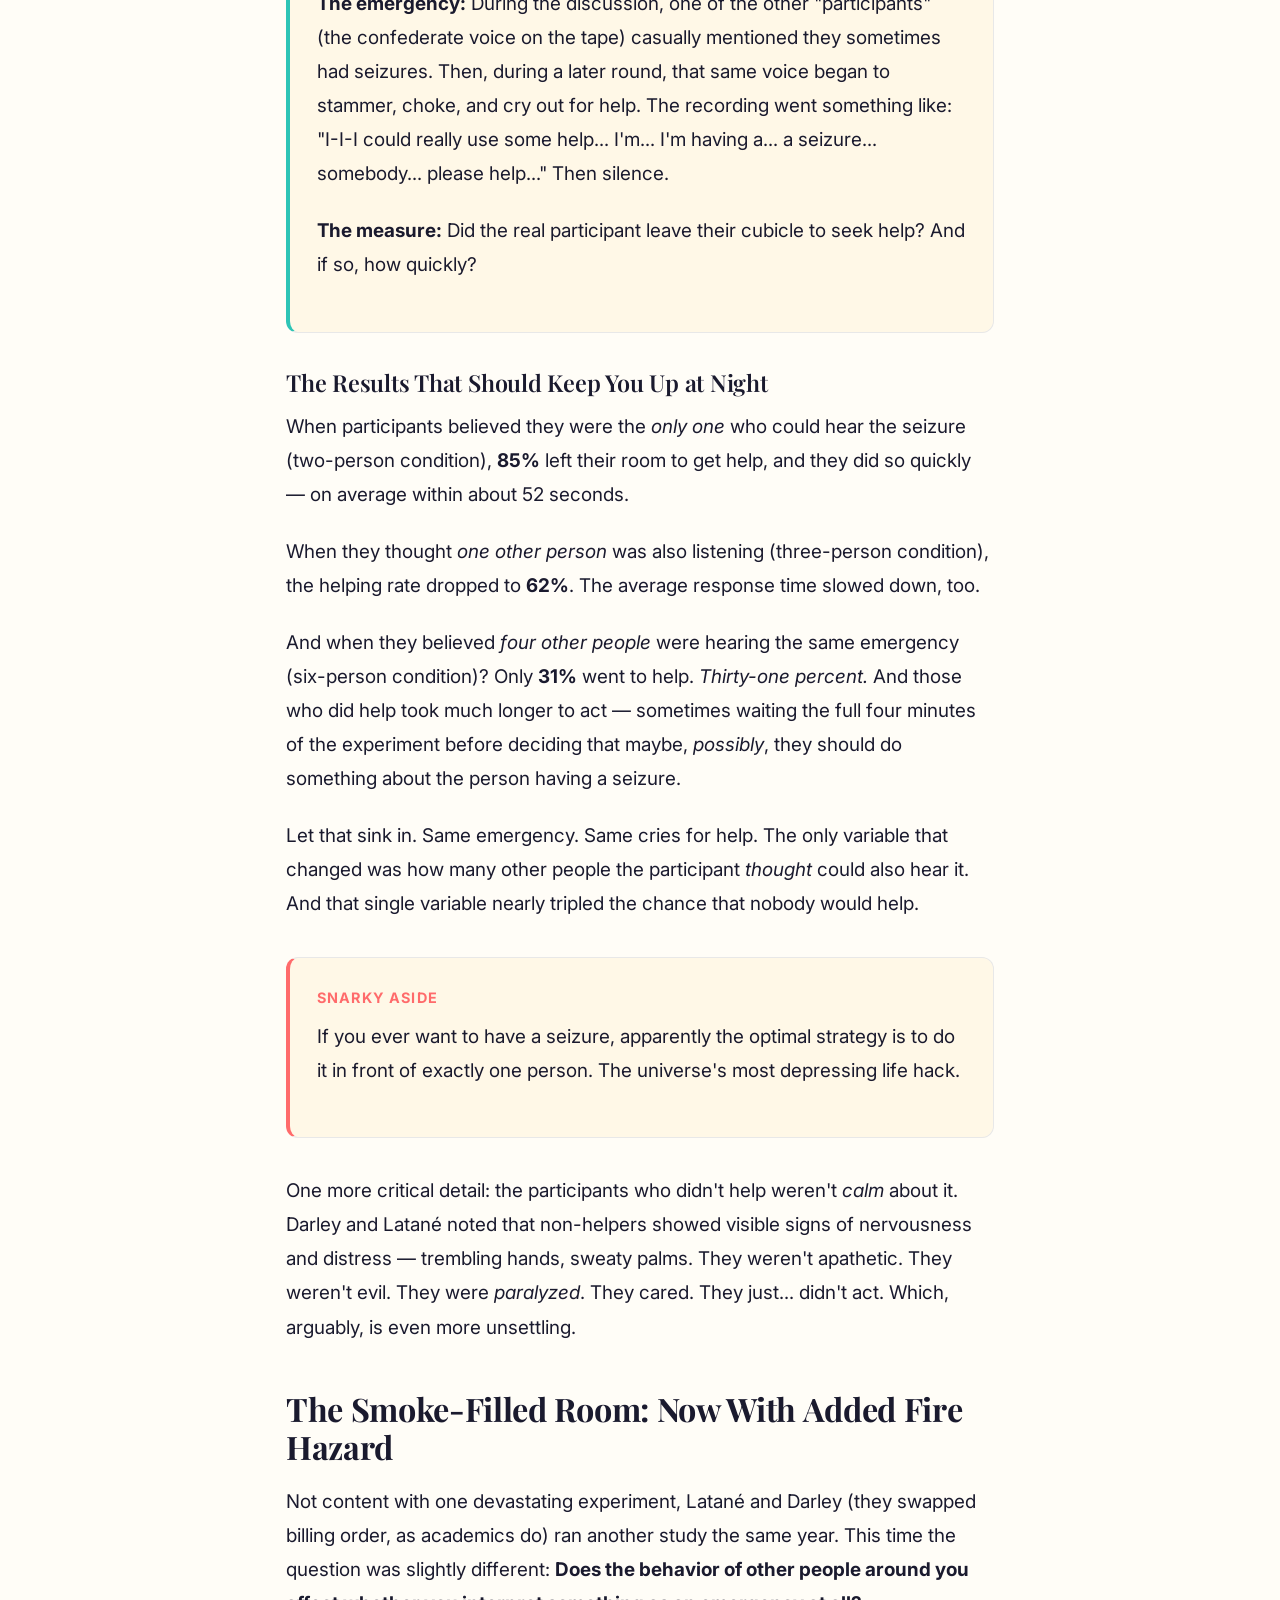
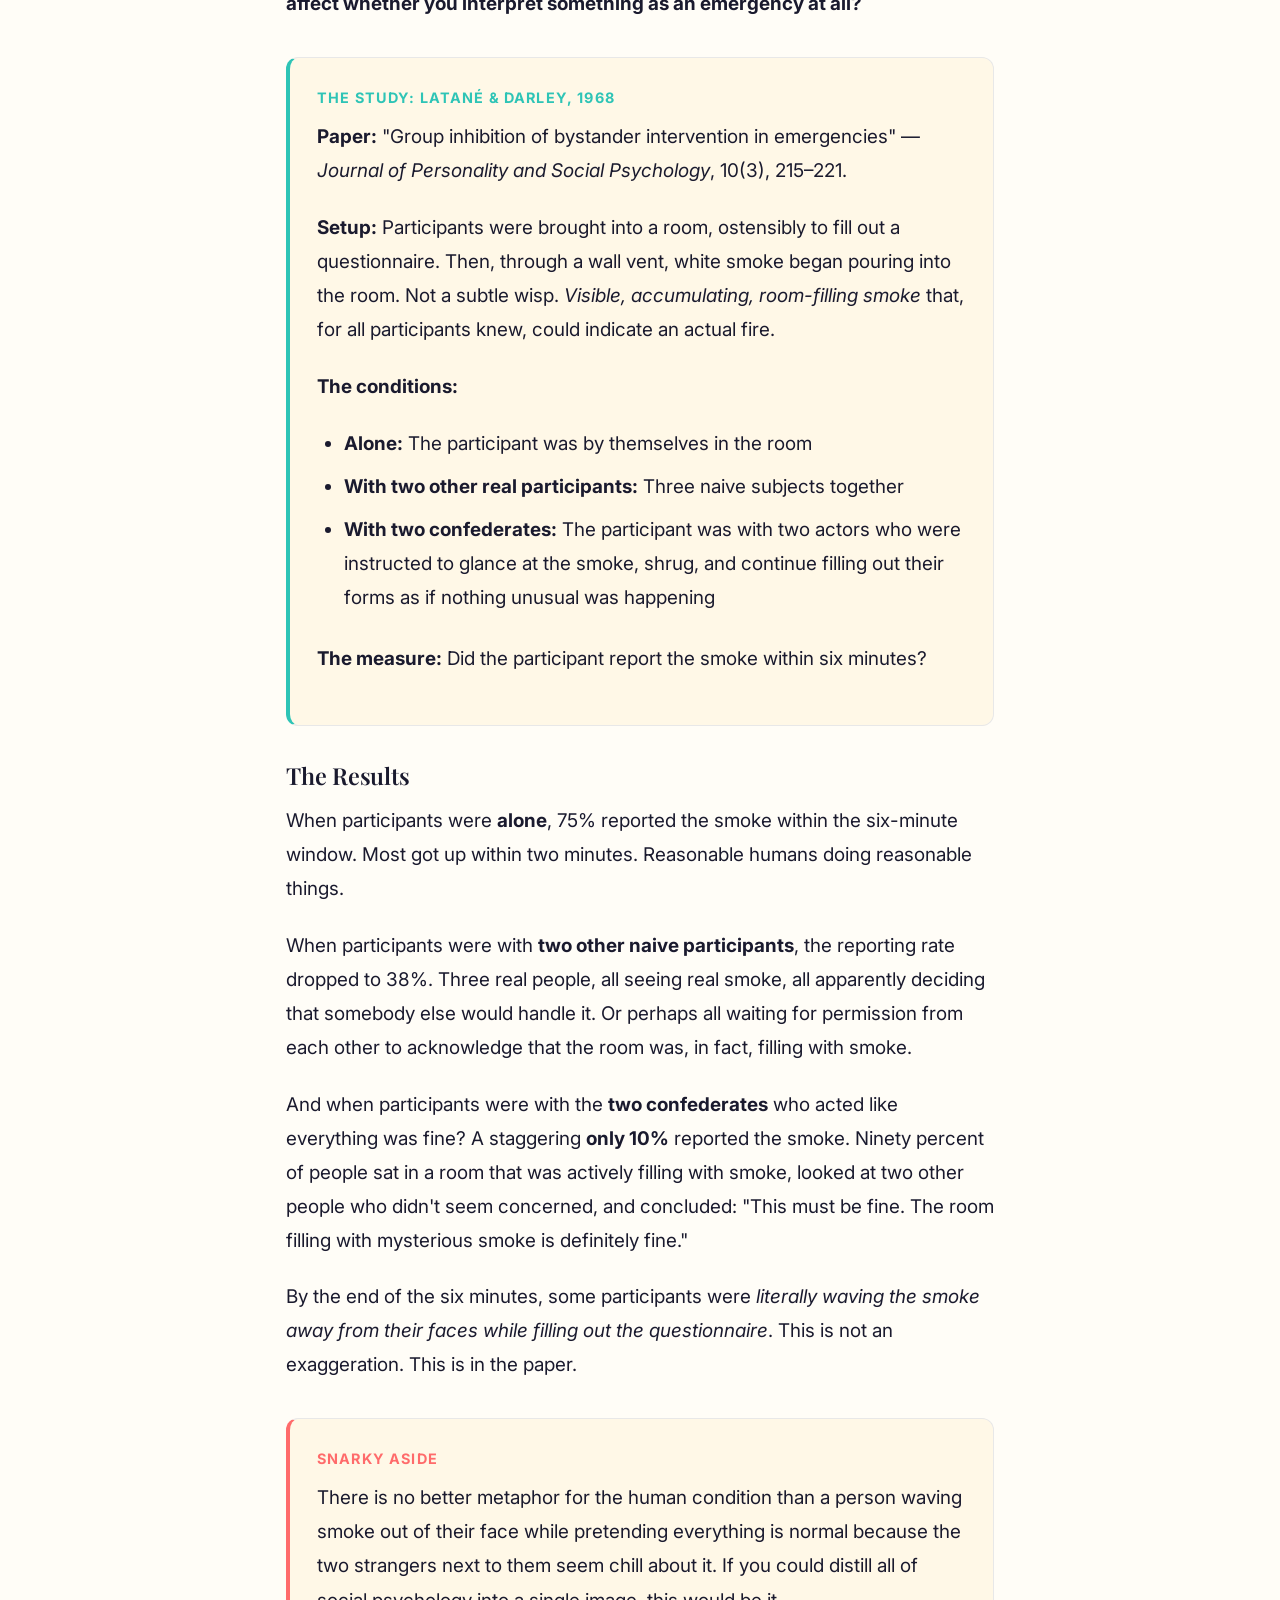
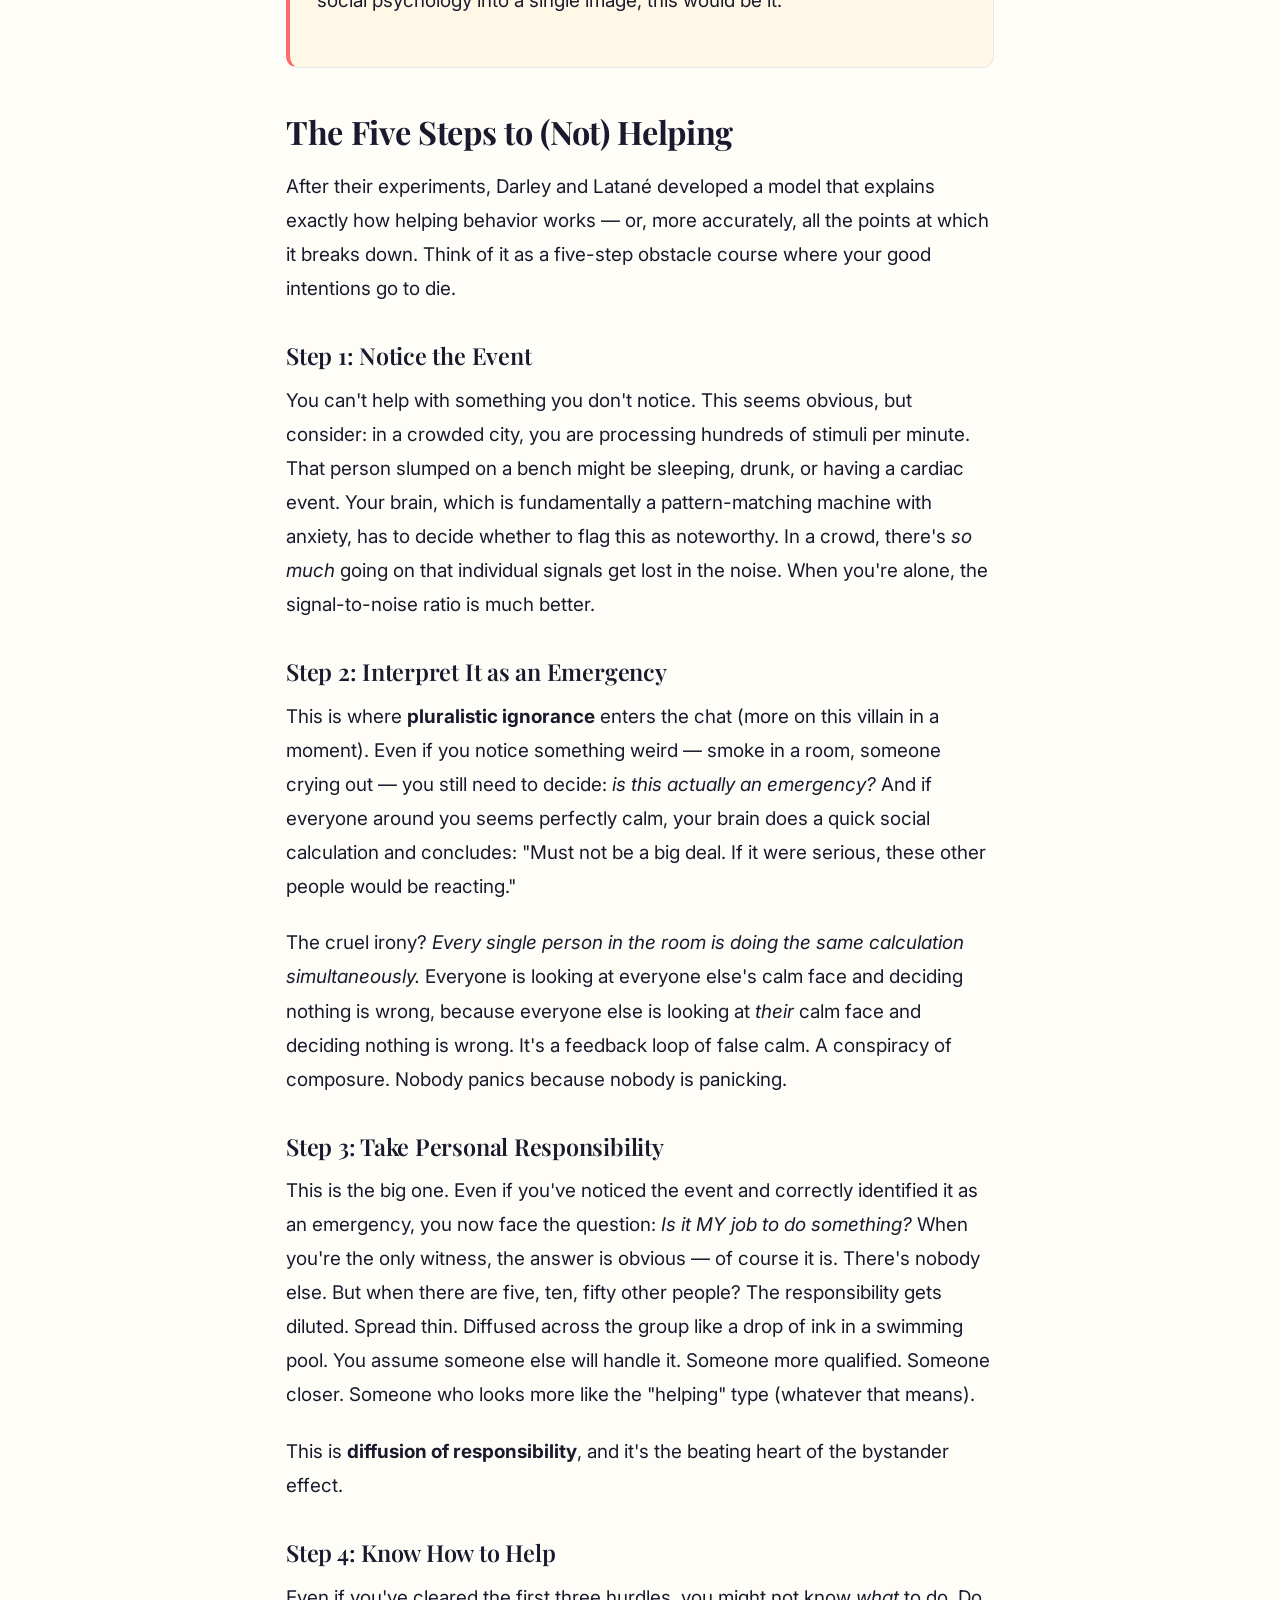
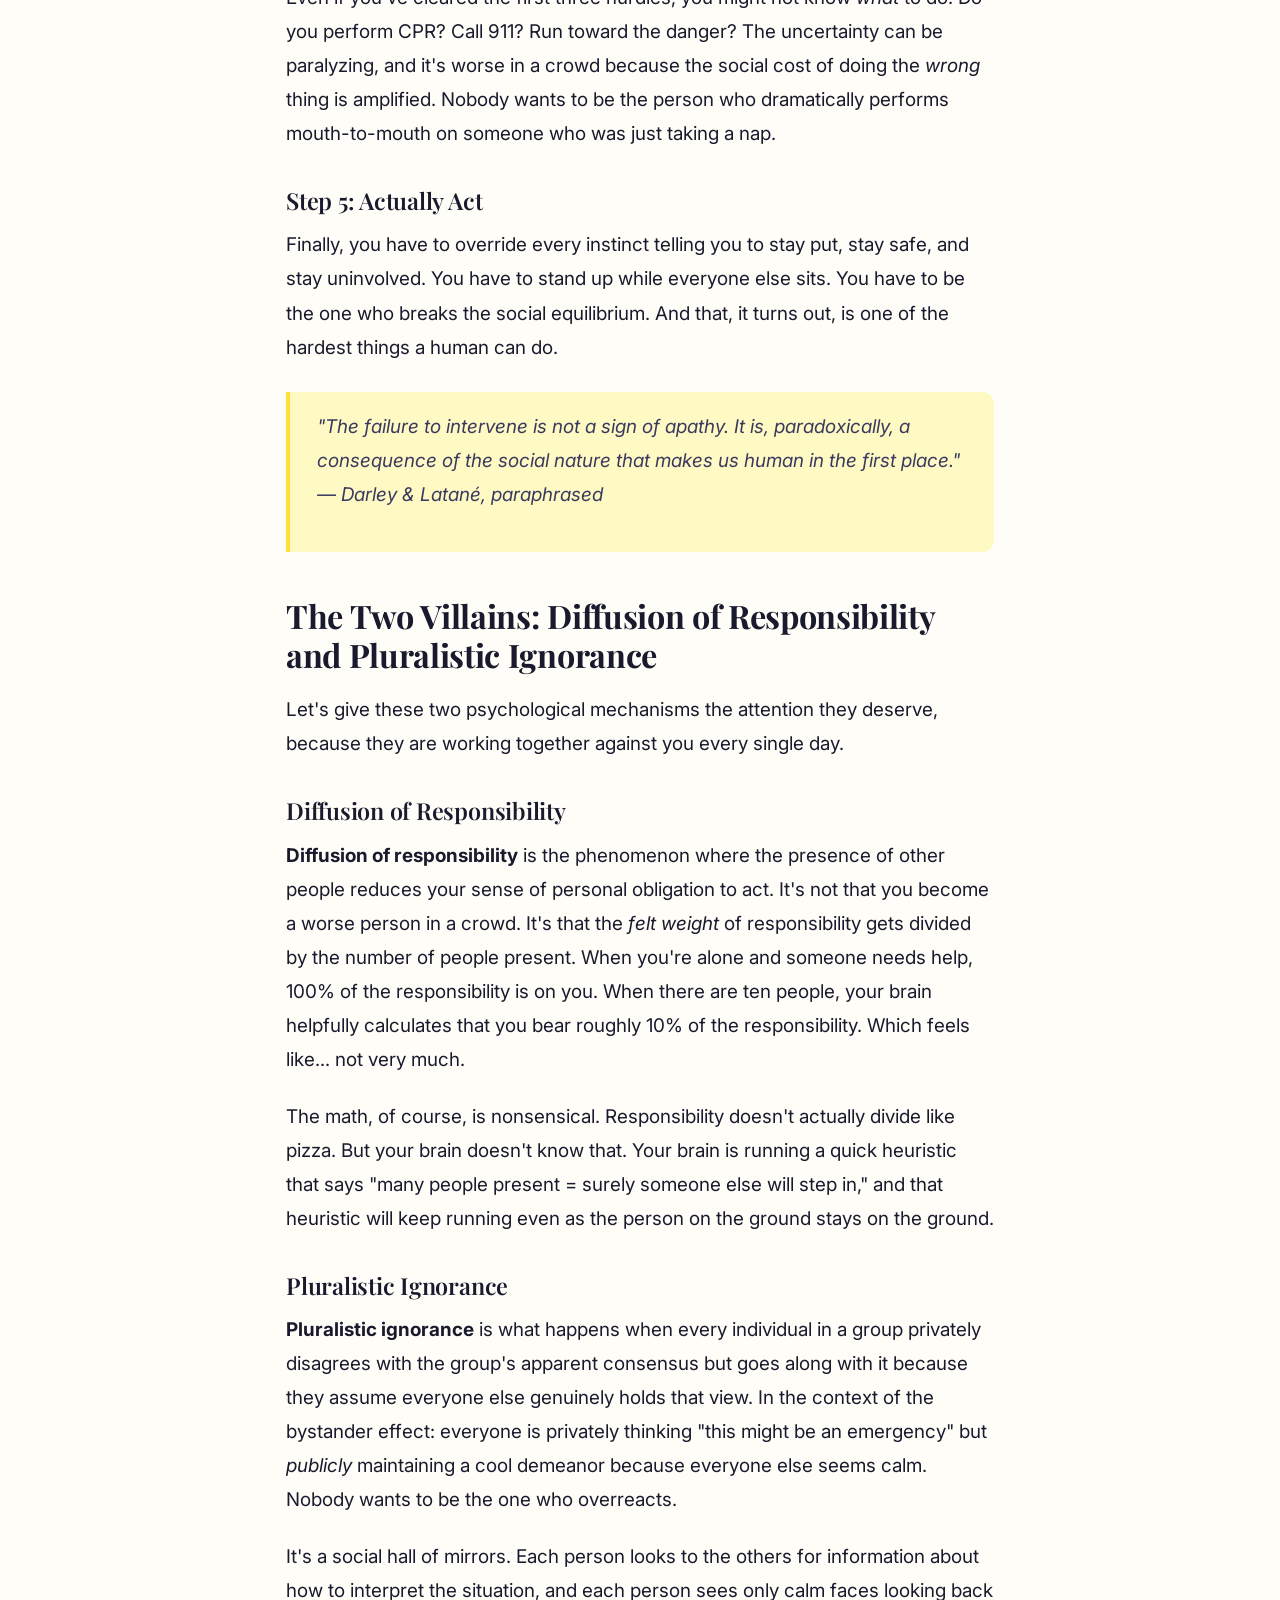
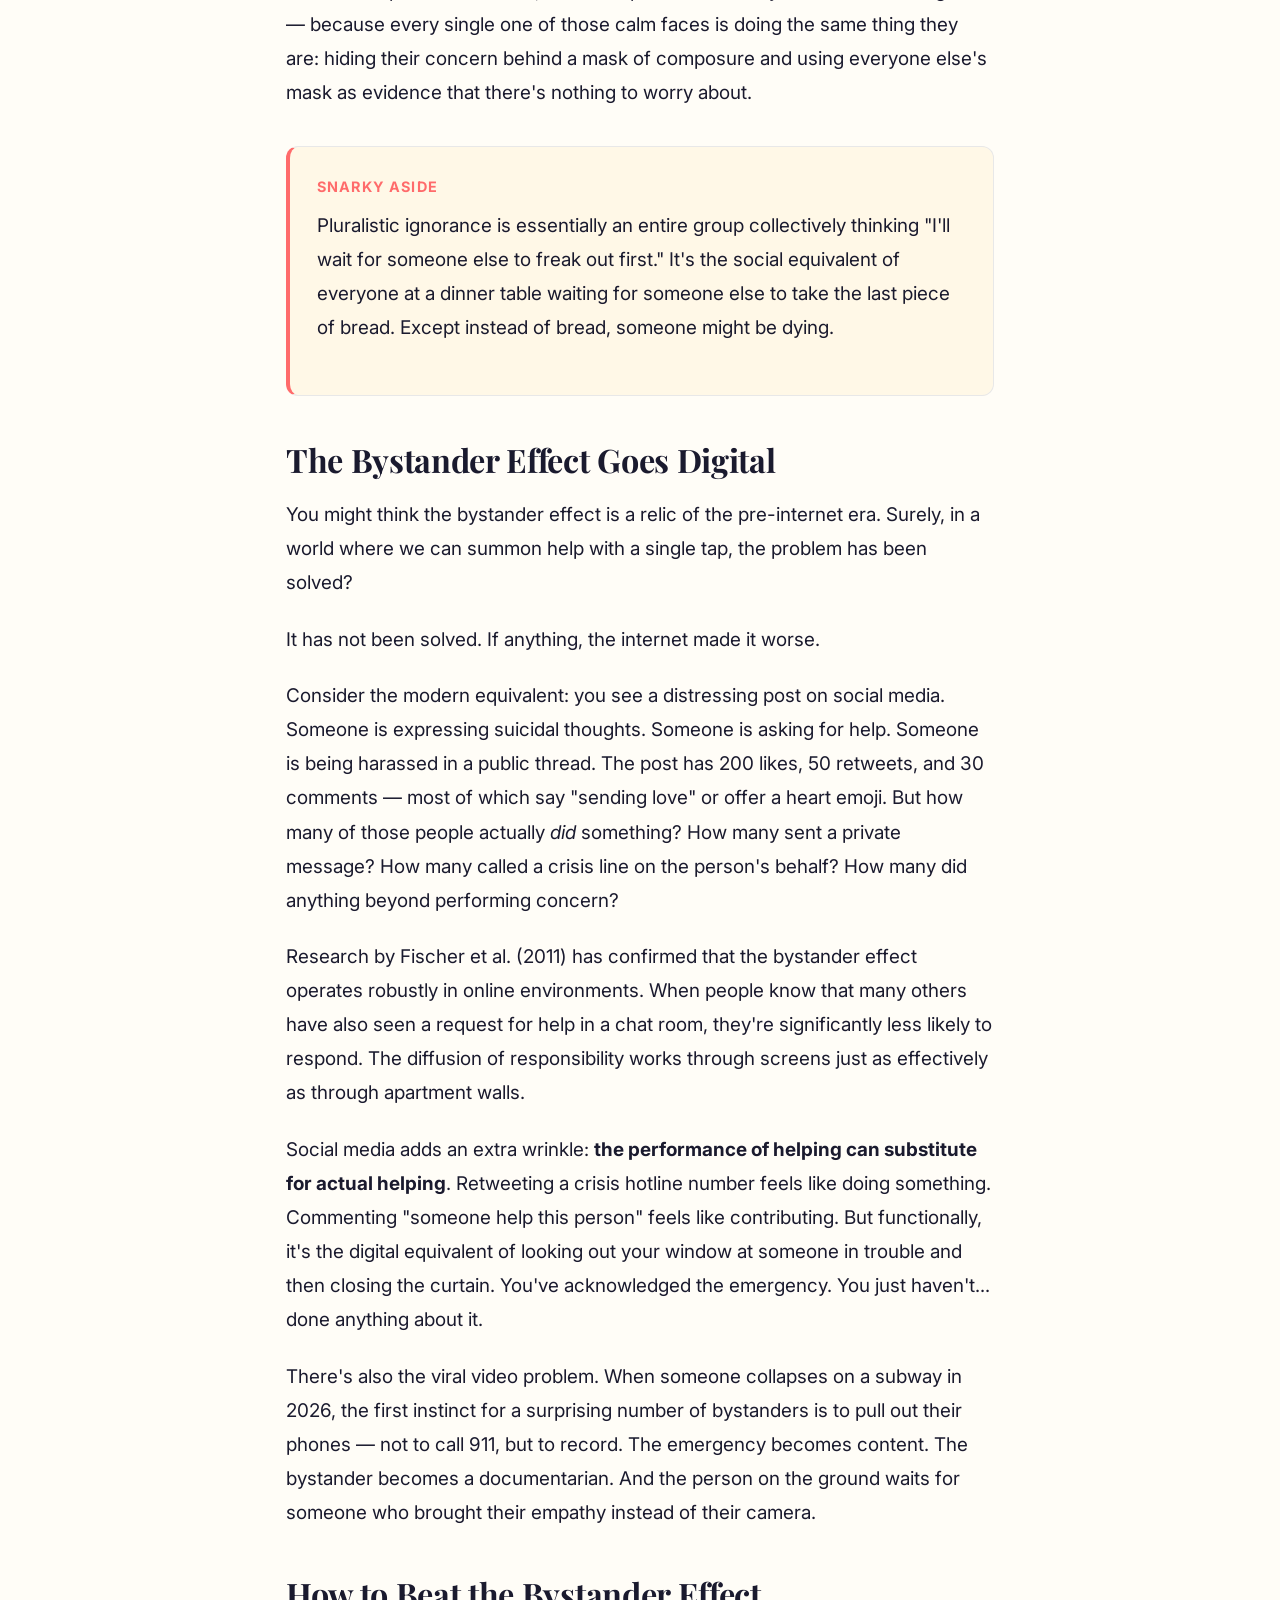
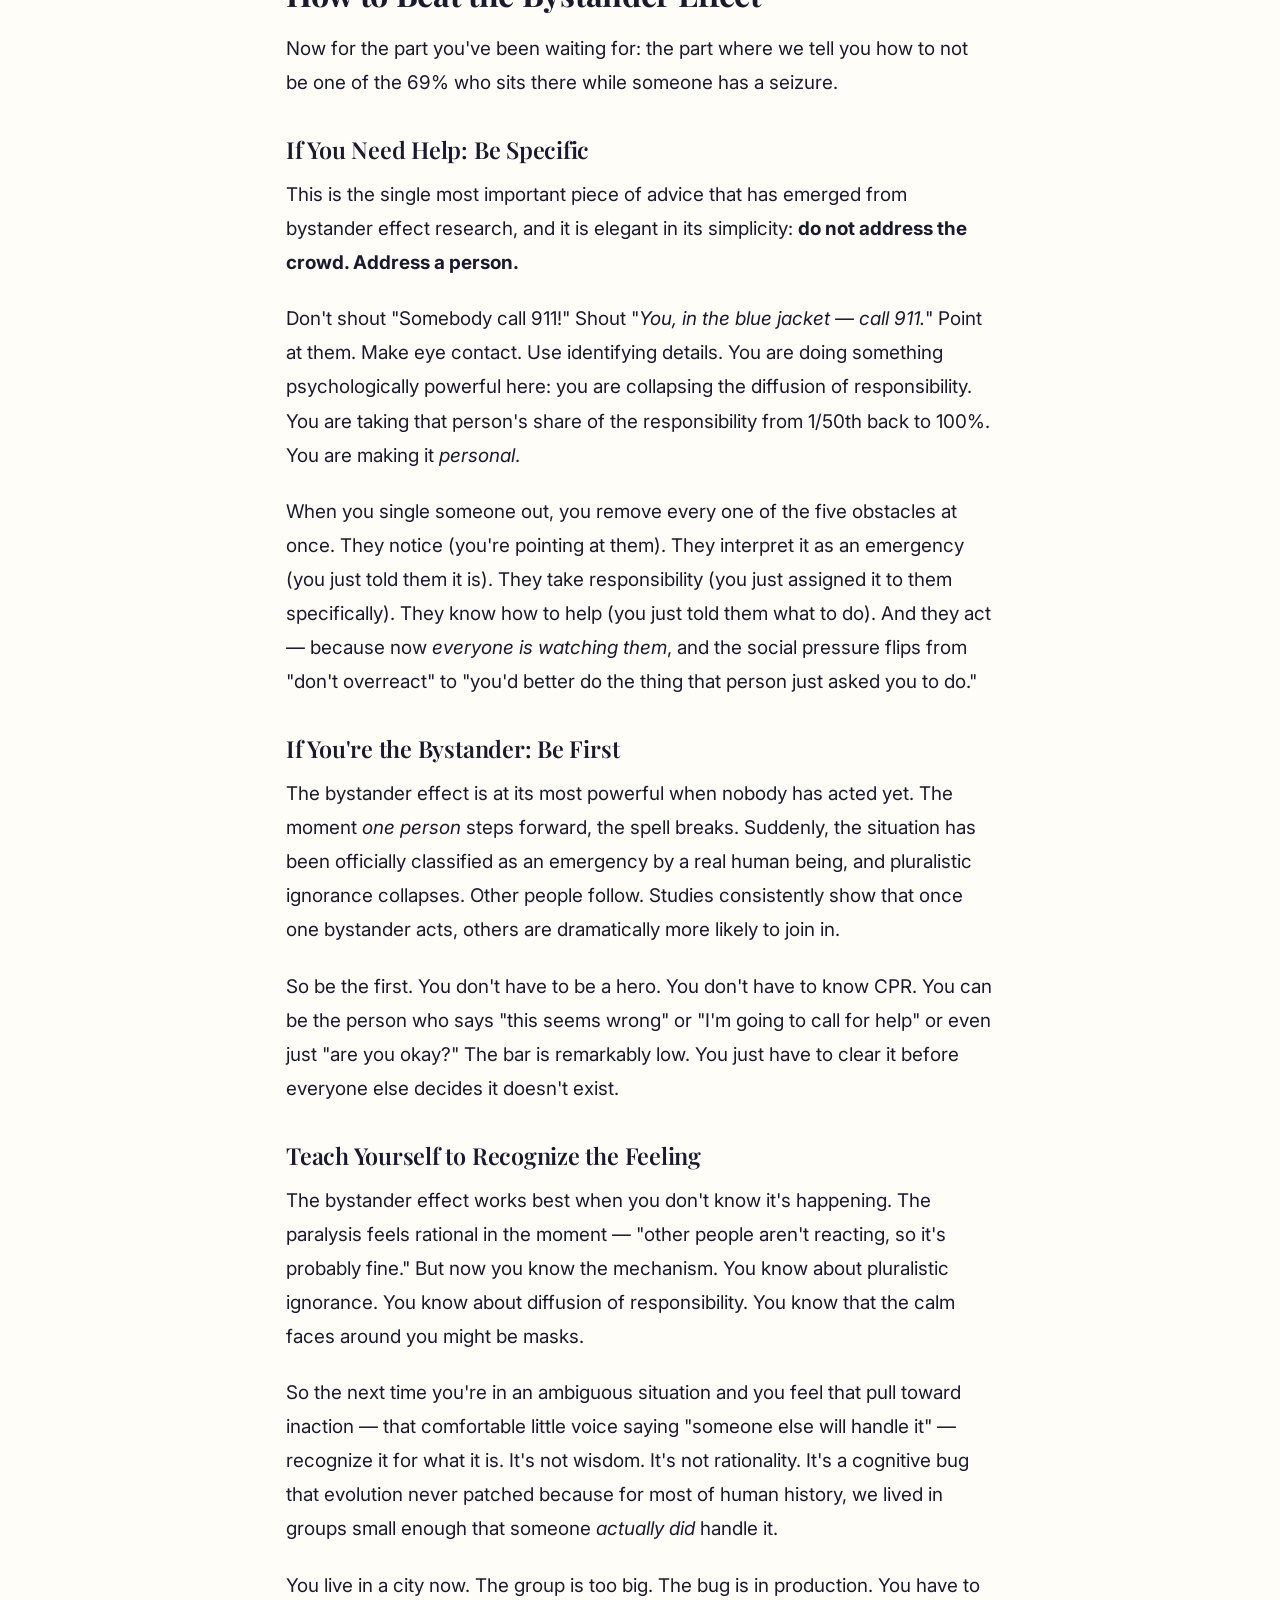
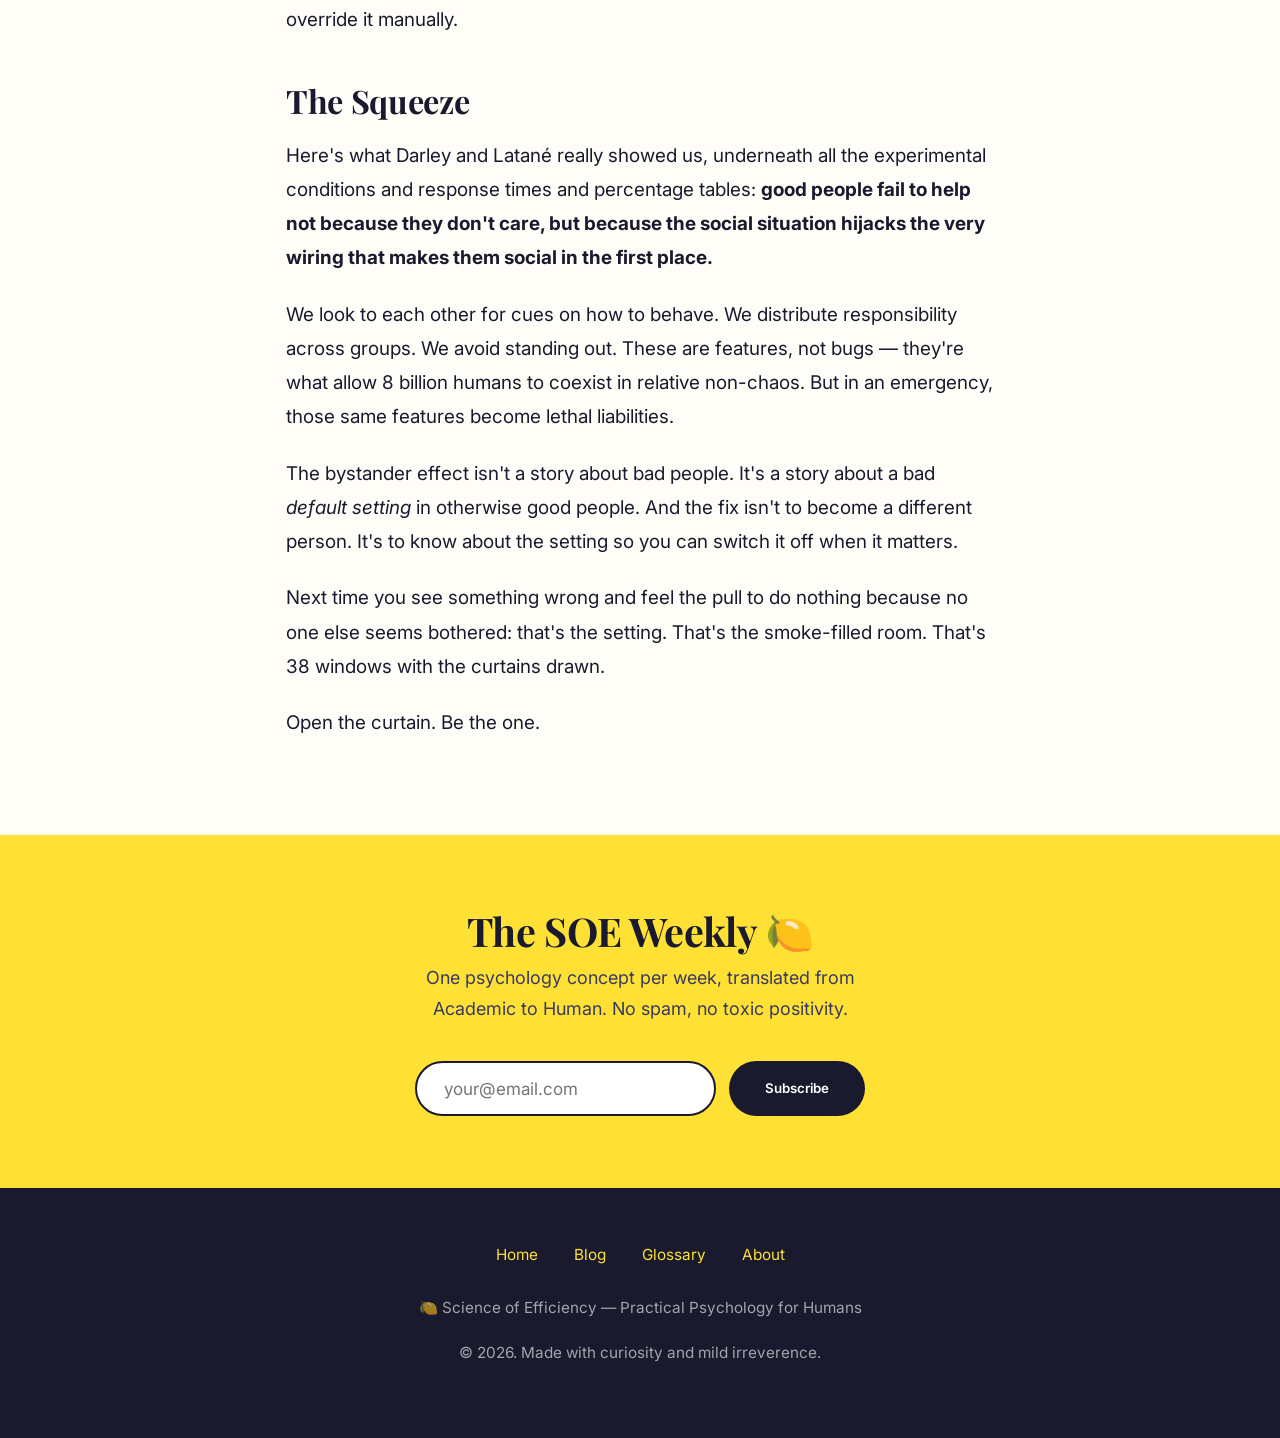
<file: blog/bystander-effect.html>
<!DOCTYPE html>
<html lang="en">
<head>
  <meta charset="UTF-8">
  <meta name="viewport" content="width=device-width, initial-scale=1.0">
  <title>The Bystander Effect — Science of Efficiency</title>
  <meta name="description" content="Why nobody helps when everyone's watching. Darley and Latané's experiments, translated for humans.">
  <link rel="preconnect" href="https://fonts.googleapis.com">
  <link rel="preconnect" href="https://fonts.gstatic.com" crossorigin>
  <link href="https://fonts.googleapis.com/css2?family=Inter:wght@400;500;600;700&family=Playfair+Display:wght@600;700;800&display=swap" rel="stylesheet">
  <link rel="stylesheet" href="../css/style.css">
  <link rel="icon" href="data:image/svg+xml,<svg xmlns=%22http://www.w3.org/2000/svg%22 viewBox=%220 0 100 100%22><text y=%22.9em%22 font-size=%2290%22>🍋</text></svg>">
</head>
<body>

  <!-- Navigation -->
  <nav class="nav">
    <div class="nav__inner">
      <a href="../index.html" class="nav__logo">
        <span>🍋</span> Science of Efficiency
      </a>
      <button class="nav__toggle" aria-label="Toggle menu" aria-expanded="false">
        <span></span><span></span><span></span>
      </button>
      <ul class="nav__links">
        <li><a href="../index.html">Home</a></li>
        <li><a href="../blog.html">Blog</a></li>
        <li><a href="../glossary.html">Psych Glossary</a></li>
        <li><a href="../about.html">About</a></li>
        <li><a href="../editor.html">Editor</a></li>
      </ul>
    </div>
  </nav>

  <!-- Article -->
  <article class="article">
    <div class="container--narrow">

      <p><a href="../blog.html">&larr; Back to all posts</a></p>

      <header class="article__header">
        <span class="article__tag">Study Translation</span>
        <h1 class="article__title">The Bystander Effect: Why Nobody Helps When Everyone's Watching</h1>
        <p class="article__subtitle">Darley & Latan&eacute;'s chilling 1968 experiments, translated from Academic to Human. The more witnesses to your emergency, the less likely any single one is to help. Cool. Cool cool cool.</p>
        <p class="article__meta">Feb 28, 2026 &middot; 9 min read</p>
      </header>

      <div class="article__content">

        <h2>The Murder That Started It All (Sort Of)</h2>

        <p>On March 13, 1964, a 28-year-old woman named Kitty Genovese was stabbed to death outside her apartment building in Queens, New York. Two weeks later, <em>The New York Times</em> ran a front-page story claiming that 38 witnesses had watched or listened to the attack and done absolutely nothing. Not a single call to police. The article painted a portrait of urban apathy so devastating that it essentially became the origin story for an entire field of psychological research.</p>

        <p>There was just one problem: the reporting was significantly exaggerated.</p>

        <p>Later investigations &mdash; most notably by researchers Kevin Cook and Joseph De May, and a 2016 deep dive by the <em>Times</em> itself &mdash; revealed that the number 38 was inflated. Many "witnesses" heard fragments of shouting but couldn't see what was happening. Several did call the police. At least one neighbor cradled Kitty as she died. The narrative of 38 cold, indifferent witnesses staring out their windows like a Greek chorus of apathy? Largely a construction of sensational journalism.</p>

        <p>But here's the thing: even though the specific story was wrong, the <em>phenomenon</em> it described was terrifyingly real. And two young psychologists, John Darley and Bibb Latan&eacute;, were about to prove it in the most elegant, uncomfortable way imaginable.</p>

        <div class="callout callout--snarky">
          <p class="callout__label">Snarky aside</p>
          <p>The fact that a partly fabricated newspaper story inspired research that confirmed the <em>actual</em> phenomenon the fabricated story was about is, honestly, the most "truth is stranger than fiction" thing in psychology. It's like writing a fictional story about gravity and then accidentally discovering gravity.</p>
        </div>

        <h2>The Seizure Experiment: Would You Help a Stranger Having a Medical Emergency?</h2>

        <p>Here is where Darley and Latan&eacute; did something brilliant. Rather than observe emergencies in the wild (ethically messy, scientifically unreliable), they decided to <em>manufacture</em> one in a controlled setting. The year was 1968. Bell bottoms were happening. So was groundbreaking social psychology.</p>

        <p>The basic question: <strong>Does the number of other people who can hear an emergency affect whether you step in to help?</strong></p>

        <p>The answer, spoiler alert, is yes. Devastatingly yes.</p>

        <div class="callout callout--study">
          <p class="callout__label">The study: Darley & Latan&eacute;, 1968</p>
          <p><strong>Paper:</strong> "Bystander intervention in emergencies: Diffusion of responsibility" &mdash; <em>Journal of Personality and Social Psychology</em>, 8(4), 377&ndash;383.</p>
          <p><strong>Participants:</strong> 72 New York University students (both male and female, because even in 1968 some researchers understood that women also have psychology).</p>
          <p><strong>Setup:</strong> Participants were told they'd be taking part in a group discussion about personal problems faced by college students in an urban environment. Here's the clever part &mdash; to protect everyone's anonymity, participants were told they'd communicate through an intercom system, each in their own separate room. They could hear each other but couldn't see each other.</p>
          <p><strong>The twist:</strong> There was no group. Every other "participant" was a pre-recorded tape. The real participant was always alone.</p>
          <p><strong>The conditions:</strong></p>
          <ul>
            <li><strong>Condition 1:</strong> The participant believed they were in a two-person discussion (just them and the "victim")</li>
            <li><strong>Condition 2:</strong> The participant believed they were in a three-person discussion (them, the victim, and one other person)</li>
            <li><strong>Condition 3:</strong> The participant believed they were in a six-person discussion (them, the victim, and four other people)</li>
          </ul>
          <p><strong>The emergency:</strong> During the discussion, one of the other "participants" (the confederate voice on the tape) casually mentioned they sometimes had seizures. Then, during a later round, that same voice began to stammer, choke, and cry out for help. The recording went something like: "I-I-I could really use some help... I'm... I'm having a... a seizure... somebody... please help..." Then silence.</p>
          <p><strong>The measure:</strong> Did the real participant leave their cubicle to seek help? And if so, how quickly?</p>
        </div>

        <h3>The Results That Should Keep You Up at Night</h3>

        <p>When participants believed they were the <em>only one</em> who could hear the seizure (two-person condition), <strong>85%</strong> left their room to get help, and they did so quickly &mdash; on average within about 52 seconds.</p>

        <p>When they thought <em>one other person</em> was also listening (three-person condition), the helping rate dropped to <strong>62%</strong>. The average response time slowed down, too.</p>

        <p>And when they believed <em>four other people</em> were hearing the same emergency (six-person condition)? Only <strong>31%</strong> went to help. <em>Thirty-one percent.</em> And those who did help took much longer to act &mdash; sometimes waiting the full four minutes of the experiment before deciding that maybe, <em>possibly</em>, they should do something about the person having a seizure.</p>

        <p>Let that sink in. Same emergency. Same cries for help. The only variable that changed was how many other people the participant <em>thought</em> could also hear it. And that single variable nearly tripled the chance that nobody would help.</p>

        <div class="callout callout--snarky">
          <p class="callout__label">Snarky aside</p>
          <p>If you ever want to have a seizure, apparently the optimal strategy is to do it in front of exactly one person. The universe's most depressing life hack.</p>
        </div>

        <p>One more critical detail: the participants who didn't help weren't <em>calm</em> about it. Darley and Latan&eacute; noted that non-helpers showed visible signs of nervousness and distress &mdash; trembling hands, sweaty palms. They weren't apathetic. They weren't evil. They were <em>paralyzed</em>. They cared. They just... didn't act. Which, arguably, is even more unsettling.</p>

        <h2>The Smoke-Filled Room: Now With Added Fire Hazard</h2>

        <p>Not content with one devastating experiment, Latan&eacute; and Darley (they swapped billing order, as academics do) ran another study the same year. This time the question was slightly different: <strong>Does the behavior of other people around you affect whether you interpret something as an emergency at all?</strong></p>

        <div class="callout callout--study">
          <p class="callout__label">The study: Latan&eacute; & Darley, 1968</p>
          <p><strong>Paper:</strong> "Group inhibition of bystander intervention in emergencies" &mdash; <em>Journal of Personality and Social Psychology</em>, 10(3), 215&ndash;221.</p>
          <p><strong>Setup:</strong> Participants were brought into a room, ostensibly to fill out a questionnaire. Then, through a wall vent, white smoke began pouring into the room. Not a subtle wisp. <em>Visible, accumulating, room-filling smoke</em> that, for all participants knew, could indicate an actual fire.</p>
          <p><strong>The conditions:</strong></p>
          <ul>
            <li><strong>Alone:</strong> The participant was by themselves in the room</li>
            <li><strong>With two other real participants:</strong> Three naive subjects together</li>
            <li><strong>With two confederates:</strong> The participant was with two actors who were instructed to glance at the smoke, shrug, and continue filling out their forms as if nothing unusual was happening</li>
          </ul>
          <p><strong>The measure:</strong> Did the participant report the smoke within six minutes?</p>
        </div>

        <h3>The Results</h3>

        <p>When participants were <strong>alone</strong>, 75% reported the smoke within the six-minute window. Most got up within two minutes. Reasonable humans doing reasonable things.</p>

        <p>When participants were with <strong>two other naive participants</strong>, the reporting rate dropped to 38%. Three real people, all seeing real smoke, all apparently deciding that somebody else would handle it. Or perhaps all waiting for permission from each other to acknowledge that the room was, in fact, filling with smoke.</p>

        <p>And when participants were with the <strong>two confederates</strong> who acted like everything was fine? A staggering <strong>only 10%</strong> reported the smoke. Ninety percent of people sat in a room that was actively filling with smoke, looked at two other people who didn't seem concerned, and concluded: "This must be fine. The room filling with mysterious smoke is definitely fine."</p>

        <p>By the end of the six minutes, some participants were <em>literally waving the smoke away from their faces while filling out the questionnaire</em>. This is not an exaggeration. This is in the paper.</p>

        <div class="callout callout--snarky">
          <p class="callout__label">Snarky aside</p>
          <p>There is no better metaphor for the human condition than a person waving smoke out of their face while pretending everything is normal because the two strangers next to them seem chill about it. If you could distill all of social psychology into a single image, this would be it.</p>
        </div>

        <h2>The Five Steps to (Not) Helping</h2>

        <p>After their experiments, Darley and Latan&eacute; developed a model that explains exactly how helping behavior works &mdash; or, more accurately, all the points at which it breaks down. Think of it as a five-step obstacle course where your good intentions go to die.</p>

        <h3>Step 1: Notice the Event</h3>
        <p>You can't help with something you don't notice. This seems obvious, but consider: in a crowded city, you are processing hundreds of stimuli per minute. That person slumped on a bench might be sleeping, drunk, or having a cardiac event. Your brain, which is fundamentally a pattern-matching machine with anxiety, has to decide whether to flag this as noteworthy. In a crowd, there's <em>so much</em> going on that individual signals get lost in the noise. When you're alone, the signal-to-noise ratio is much better.</p>

        <h3>Step 2: Interpret It as an Emergency</h3>
        <p>This is where <strong>pluralistic ignorance</strong> enters the chat (more on this villain in a moment). Even if you notice something weird &mdash; smoke in a room, someone crying out &mdash; you still need to decide: <em>is this actually an emergency?</em> And if everyone around you seems perfectly calm, your brain does a quick social calculation and concludes: "Must not be a big deal. If it were serious, these other people would be reacting."</p>

        <p>The cruel irony? <em>Every single person in the room is doing the same calculation simultaneously.</em> Everyone is looking at everyone else's calm face and deciding nothing is wrong, because everyone else is looking at <em>their</em> calm face and deciding nothing is wrong. It's a feedback loop of false calm. A conspiracy of composure. Nobody panics because nobody is panicking.</p>

        <h3>Step 3: Take Personal Responsibility</h3>
        <p>This is the big one. Even if you've noticed the event and correctly identified it as an emergency, you now face the question: <em>Is it MY job to do something?</em> When you're the only witness, the answer is obvious &mdash; of course it is. There's nobody else. But when there are five, ten, fifty other people? The responsibility gets diluted. Spread thin. Diffused across the group like a drop of ink in a swimming pool. You assume someone else will handle it. Someone more qualified. Someone closer. Someone who looks more like the "helping" type (whatever that means).</p>

        <p>This is <strong>diffusion of responsibility</strong>, and it's the beating heart of the bystander effect.</p>

        <h3>Step 4: Know How to Help</h3>
        <p>Even if you've cleared the first three hurdles, you might not know <em>what</em> to do. Do you perform CPR? Call 911? Run toward the danger? The uncertainty can be paralyzing, and it's worse in a crowd because the social cost of doing the <em>wrong</em> thing is amplified. Nobody wants to be the person who dramatically performs mouth-to-mouth on someone who was just taking a nap.</p>

        <h3>Step 5: Actually Act</h3>
        <p>Finally, you have to override every instinct telling you to stay put, stay safe, and stay uninvolved. You have to stand up while everyone else sits. You have to be the one who breaks the social equilibrium. And that, it turns out, is one of the hardest things a human can do.</p>

        <blockquote>
          <p>"The failure to intervene is not a sign of apathy. It is, paradoxically, a consequence of the social nature that makes us human in the first place." &mdash; Darley & Latan&eacute;, paraphrased</p>
        </blockquote>

        <h2>The Two Villains: Diffusion of Responsibility and Pluralistic Ignorance</h2>

        <p>Let's give these two psychological mechanisms the attention they deserve, because they are working together against you every single day.</p>

        <h3>Diffusion of Responsibility</h3>

        <p><strong>Diffusion of responsibility</strong> is the phenomenon where the presence of other people reduces your sense of personal obligation to act. It's not that you become a worse person in a crowd. It's that the <em>felt weight</em> of responsibility gets divided by the number of people present. When you're alone and someone needs help, 100% of the responsibility is on you. When there are ten people, your brain helpfully calculates that you bear roughly 10% of the responsibility. Which feels like... not very much.</p>

        <p>The math, of course, is nonsensical. Responsibility doesn't actually divide like pizza. But your brain doesn't know that. Your brain is running a quick heuristic that says "many people present = surely someone else will step in," and that heuristic will keep running even as the person on the ground stays on the ground.</p>

        <h3>Pluralistic Ignorance</h3>

        <p><strong>Pluralistic ignorance</strong> is what happens when every individual in a group privately disagrees with the group's apparent consensus but goes along with it because they assume everyone else genuinely holds that view. In the context of the bystander effect: everyone is privately thinking "this might be an emergency" but <em>publicly</em> maintaining a cool demeanor because everyone else seems calm. Nobody wants to be the one who overreacts.</p>

        <p>It's a social hall of mirrors. Each person looks to the others for information about how to interpret the situation, and each person sees only calm faces looking back &mdash; because every single one of those calm faces is doing the same thing they are: hiding their concern behind a mask of composure and using everyone else's mask as evidence that there's nothing to worry about.</p>

        <div class="callout callout--snarky">
          <p class="callout__label">Snarky aside</p>
          <p>Pluralistic ignorance is essentially an entire group collectively thinking "I'll wait for someone else to freak out first." It's the social equivalent of everyone at a dinner table waiting for someone else to take the last piece of bread. Except instead of bread, someone might be dying.</p>
        </div>

        <h2>The Bystander Effect Goes Digital</h2>

        <p>You might think the bystander effect is a relic of the pre-internet era. Surely, in a world where we can summon help with a single tap, the problem has been solved?</p>

        <p>It has not been solved. If anything, the internet made it worse.</p>

        <p>Consider the modern equivalent: you see a distressing post on social media. Someone is expressing suicidal thoughts. Someone is asking for help. Someone is being harassed in a public thread. The post has 200 likes, 50 retweets, and 30 comments &mdash; most of which say "sending love" or offer a heart emoji. But how many of those people actually <em>did</em> something? How many sent a private message? How many called a crisis line on the person's behalf? How many did anything beyond performing concern?</p>

        <p>Research by Fischer et al. (2011) has confirmed that the bystander effect operates robustly in online environments. When people know that many others have also seen a request for help in a chat room, they're significantly less likely to respond. The diffusion of responsibility works through screens just as effectively as through apartment walls.</p>

        <p>Social media adds an extra wrinkle: <strong>the performance of helping can substitute for actual helping</strong>. Retweeting a crisis hotline number feels like doing something. Commenting "someone help this person" feels like contributing. But functionally, it's the digital equivalent of looking out your window at someone in trouble and then closing the curtain. You've acknowledged the emergency. You just haven't... done anything about it.</p>

        <p>There's also the viral video problem. When someone collapses on a subway in 2026, the first instinct for a surprising number of bystanders is to pull out their phones &mdash; not to call 911, but to record. The emergency becomes content. The bystander becomes a documentarian. And the person on the ground waits for someone who brought their empathy instead of their camera.</p>

        <h2>How to Beat the Bystander Effect</h2>

        <p>Now for the part you've been waiting for: the part where we tell you how to not be one of the 69% who sits there while someone has a seizure.</p>

        <h3>If You Need Help: Be Specific</h3>

        <p>This is the single most important piece of advice that has emerged from bystander effect research, and it is elegant in its simplicity: <strong>do not address the crowd. Address a person.</strong></p>

        <p>Don't shout "Somebody call 911!" Shout "<em>You, in the blue jacket &mdash; call 911.</em>" Point at them. Make eye contact. Use identifying details. You are doing something psychologically powerful here: you are collapsing the diffusion of responsibility. You are taking that person's share of the responsibility from 1/50th back to 100%. You are making it <em>personal</em>.</p>

        <p>When you single someone out, you remove every one of the five obstacles at once. They notice (you're pointing at them). They interpret it as an emergency (you just told them it is). They take responsibility (you just assigned it to them specifically). They know how to help (you just told them what to do). And they act &mdash; because now <em>everyone is watching them</em>, and the social pressure flips from "don't overreact" to "you'd better do the thing that person just asked you to do."</p>

        <h3>If You're the Bystander: Be First</h3>

        <p>The bystander effect is at its most powerful when nobody has acted yet. The moment <em>one person</em> steps forward, the spell breaks. Suddenly, the situation has been officially classified as an emergency by a real human being, and pluralistic ignorance collapses. Other people follow. Studies consistently show that once one bystander acts, others are dramatically more likely to join in.</p>

        <p>So be the first. You don't have to be a hero. You don't have to know CPR. You can be the person who says "this seems wrong" or "I'm going to call for help" or even just "are you okay?" The bar is remarkably low. You just have to clear it before everyone else decides it doesn't exist.</p>

        <h3>Teach Yourself to Recognize the Feeling</h3>

        <p>The bystander effect works best when you don't know it's happening. The paralysis feels rational in the moment &mdash; "other people aren't reacting, so it's probably fine." But now you know the mechanism. You know about pluralistic ignorance. You know about diffusion of responsibility. You know that the calm faces around you might be masks.</p>

        <p>So the next time you're in an ambiguous situation and you feel that pull toward inaction &mdash; that comfortable little voice saying "someone else will handle it" &mdash; recognize it for what it is. It's not wisdom. It's not rationality. It's a cognitive bug that evolution never patched because for most of human history, we lived in groups small enough that someone <em>actually did</em> handle it.</p>

        <p>You live in a city now. The group is too big. The bug is in production. You have to override it manually.</p>

        <h2>The Squeeze</h2>

        <p>Here's what Darley and Latan&eacute; really showed us, underneath all the experimental conditions and response times and percentage tables: <strong>good people fail to help not because they don't care, but because the social situation hijacks the very wiring that makes them social in the first place.</strong></p>

        <p>We look to each other for cues on how to behave. We distribute responsibility across groups. We avoid standing out. These are features, not bugs &mdash; they're what allow 8 billion humans to coexist in relative non-chaos. But in an emergency, those same features become lethal liabilities.</p>

        <p>The bystander effect isn't a story about bad people. It's a story about a bad <em>default setting</em> in otherwise good people. And the fix isn't to become a different person. It's to know about the setting so you can switch it off when it matters.</p>

        <p>Next time you see something wrong and feel the pull to do nothing because no one else seems bothered: that's the setting. That's the smoke-filled room. That's 38 windows with the curtains drawn.</p>

        <p>Open the curtain. Be the one.</p>

      </div>
    </div>
  </article>

  <!-- Newsletter -->
  <section class="newsletter">
    <div class="container">
      <h2>The SOE Weekly 🍋</h2>
      <p>One psychology concept per week, translated from Academic to Human. No spam, no toxic positivity.</p>
      <form class="newsletter__form">
        <input type="email" class="newsletter__input" placeholder="your@email.com" required>
        <button type="submit" class="newsletter__btn">Subscribe</button>
      </form>
    </div>
  </section>

  <!-- Footer -->
  <footer class="footer">
    <div class="container">
      <ul class="footer__links">
        <li><a href="../index.html">Home</a></li>
        <li><a href="../blog.html">Blog</a></li>
        <li><a href="../glossary.html">Glossary</a></li>
        <li><a href="../about.html">About</a></li>
      </ul>
      <p>🍋 Science of Efficiency — Practical Psychology for Humans</p>
      <p style="margin-top: 0.5rem;">&copy; 2026. Made with curiosity and mild irreverence.</p>
    </div>
  </footer>

  <script src="../js/main.js"></script>
</body>
</html>
</file>
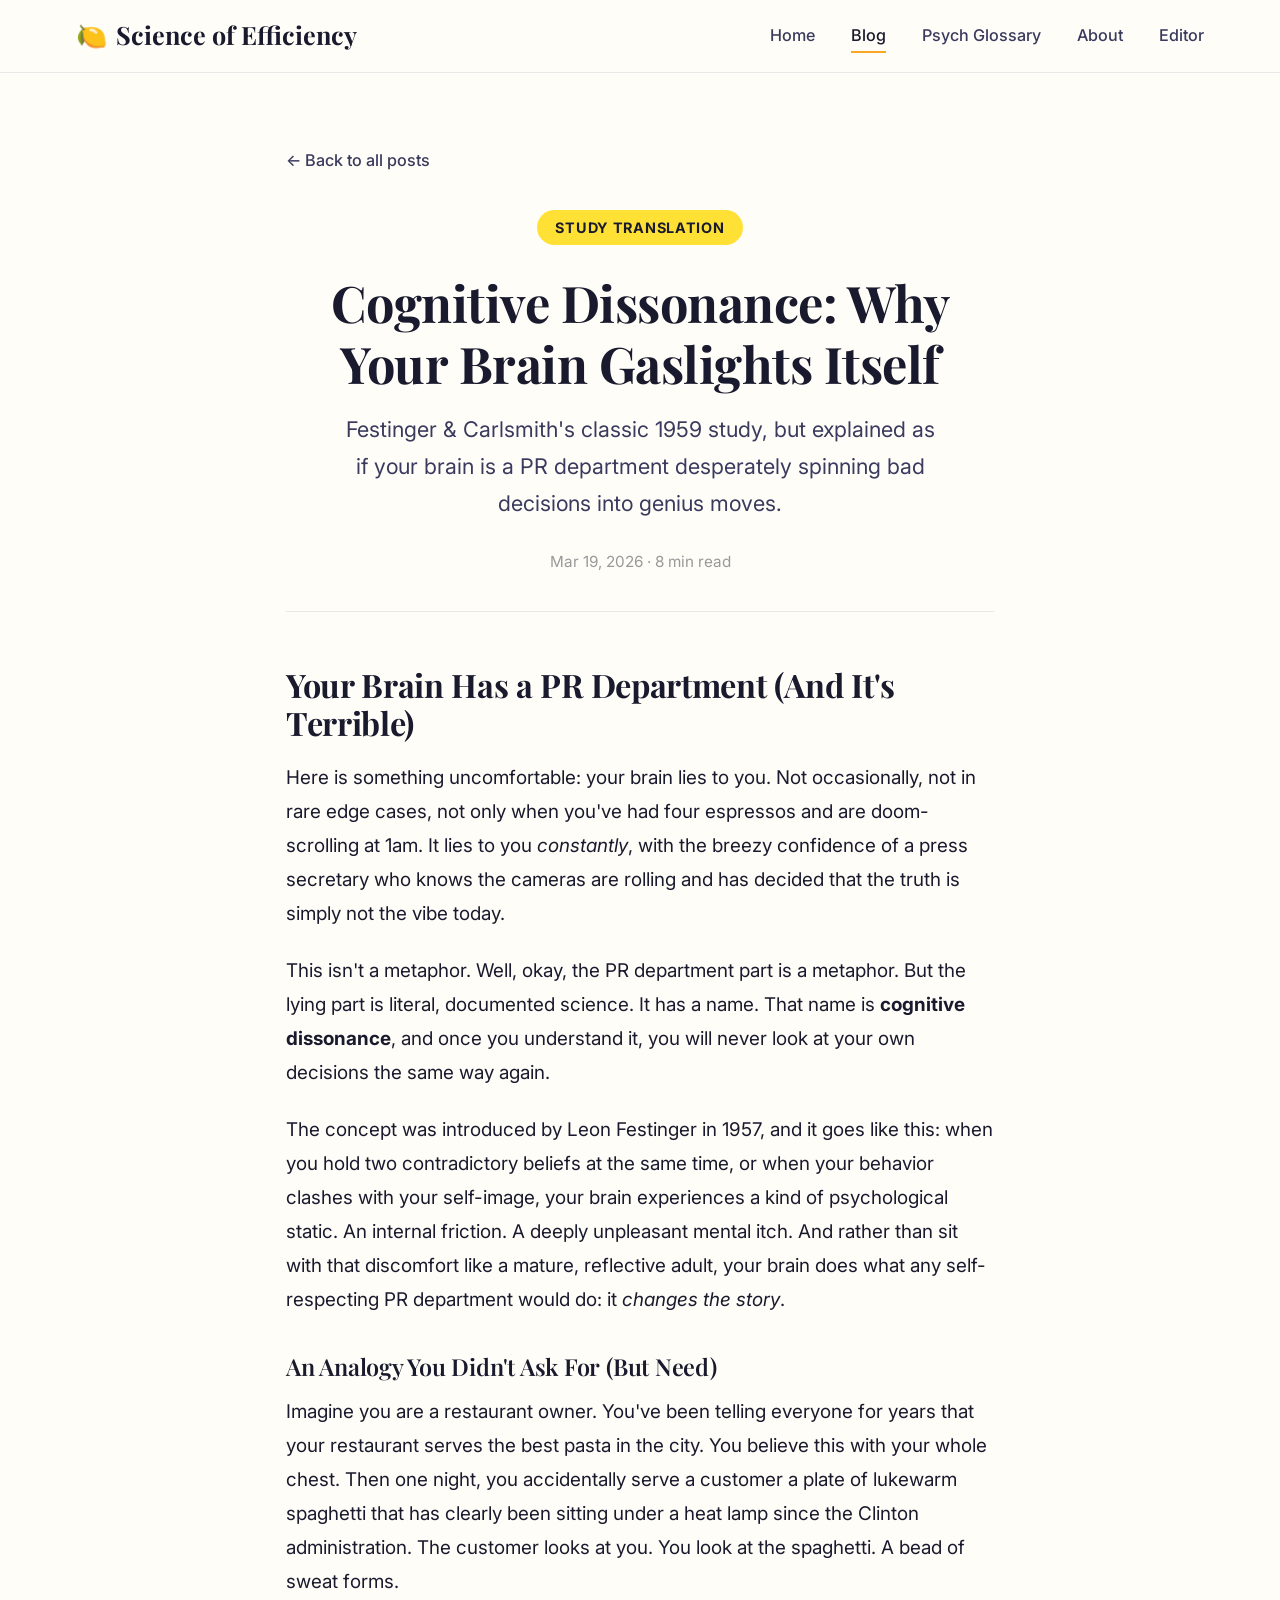
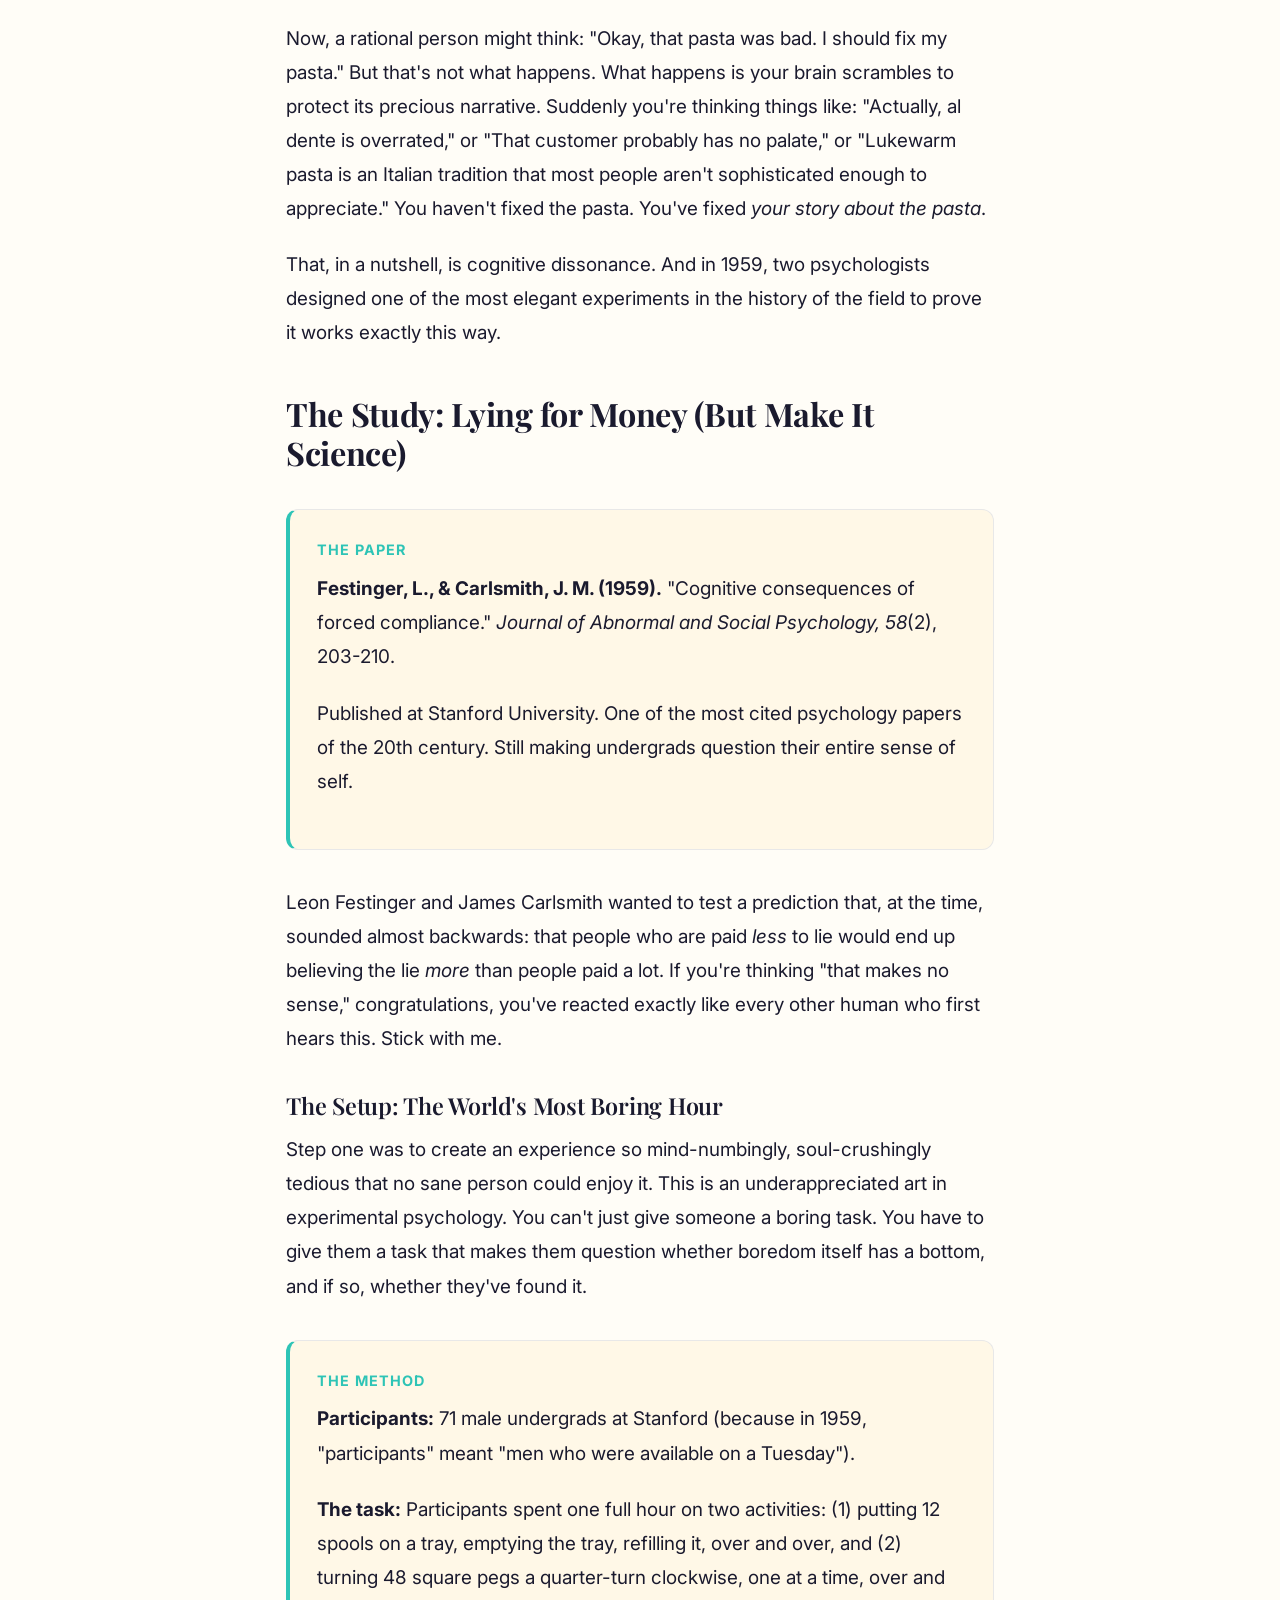
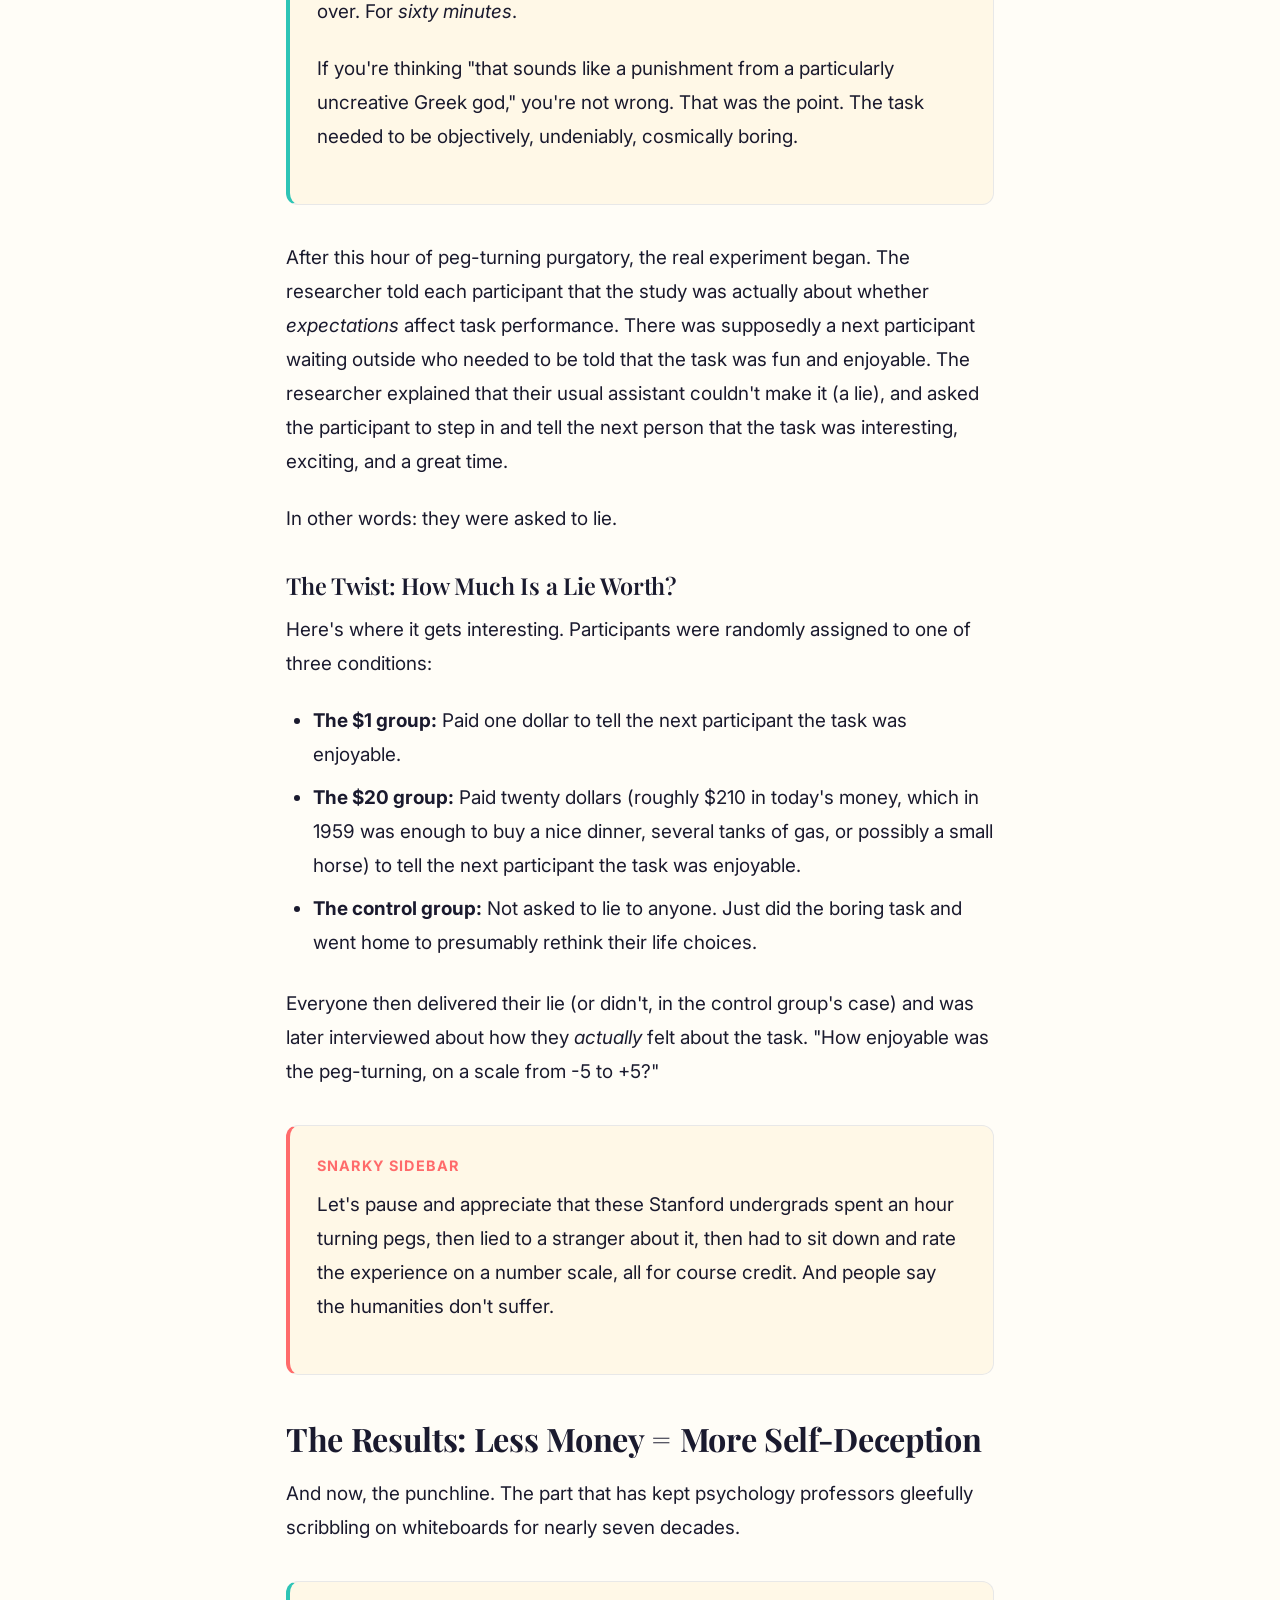
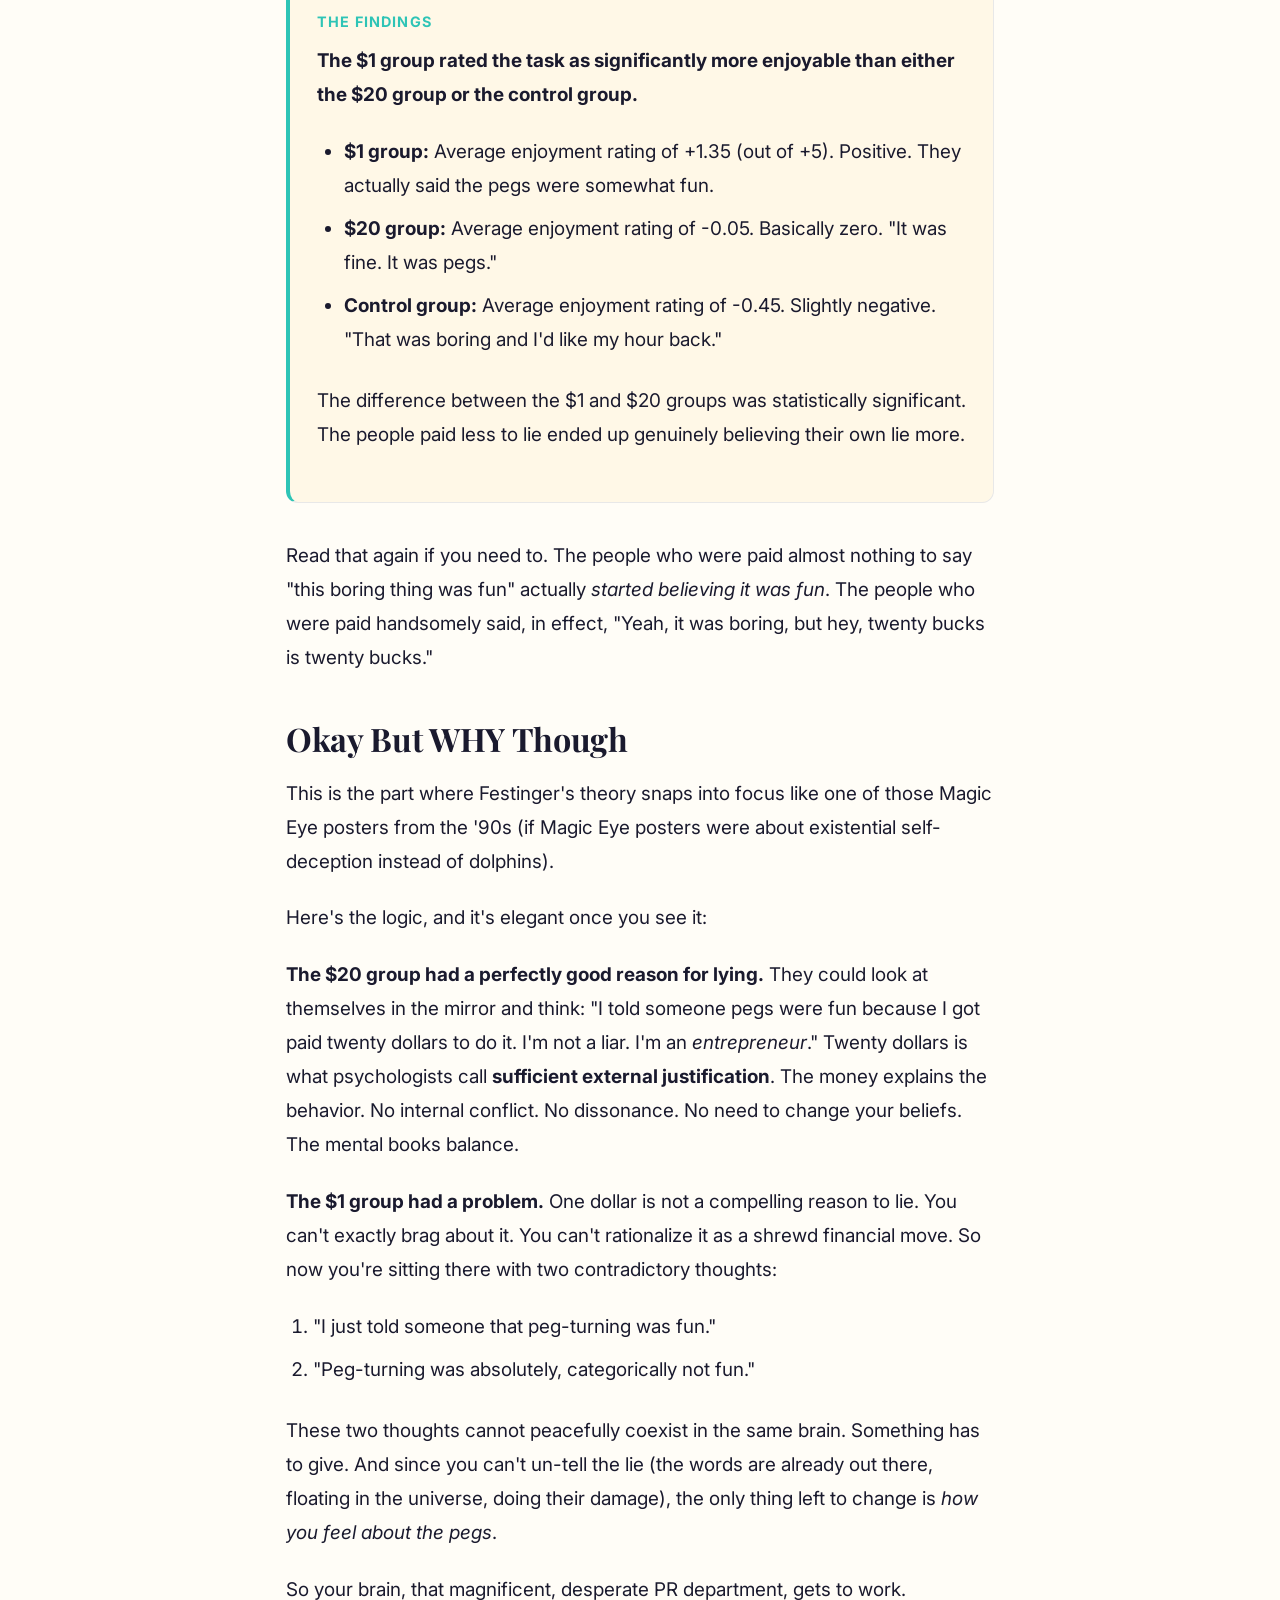
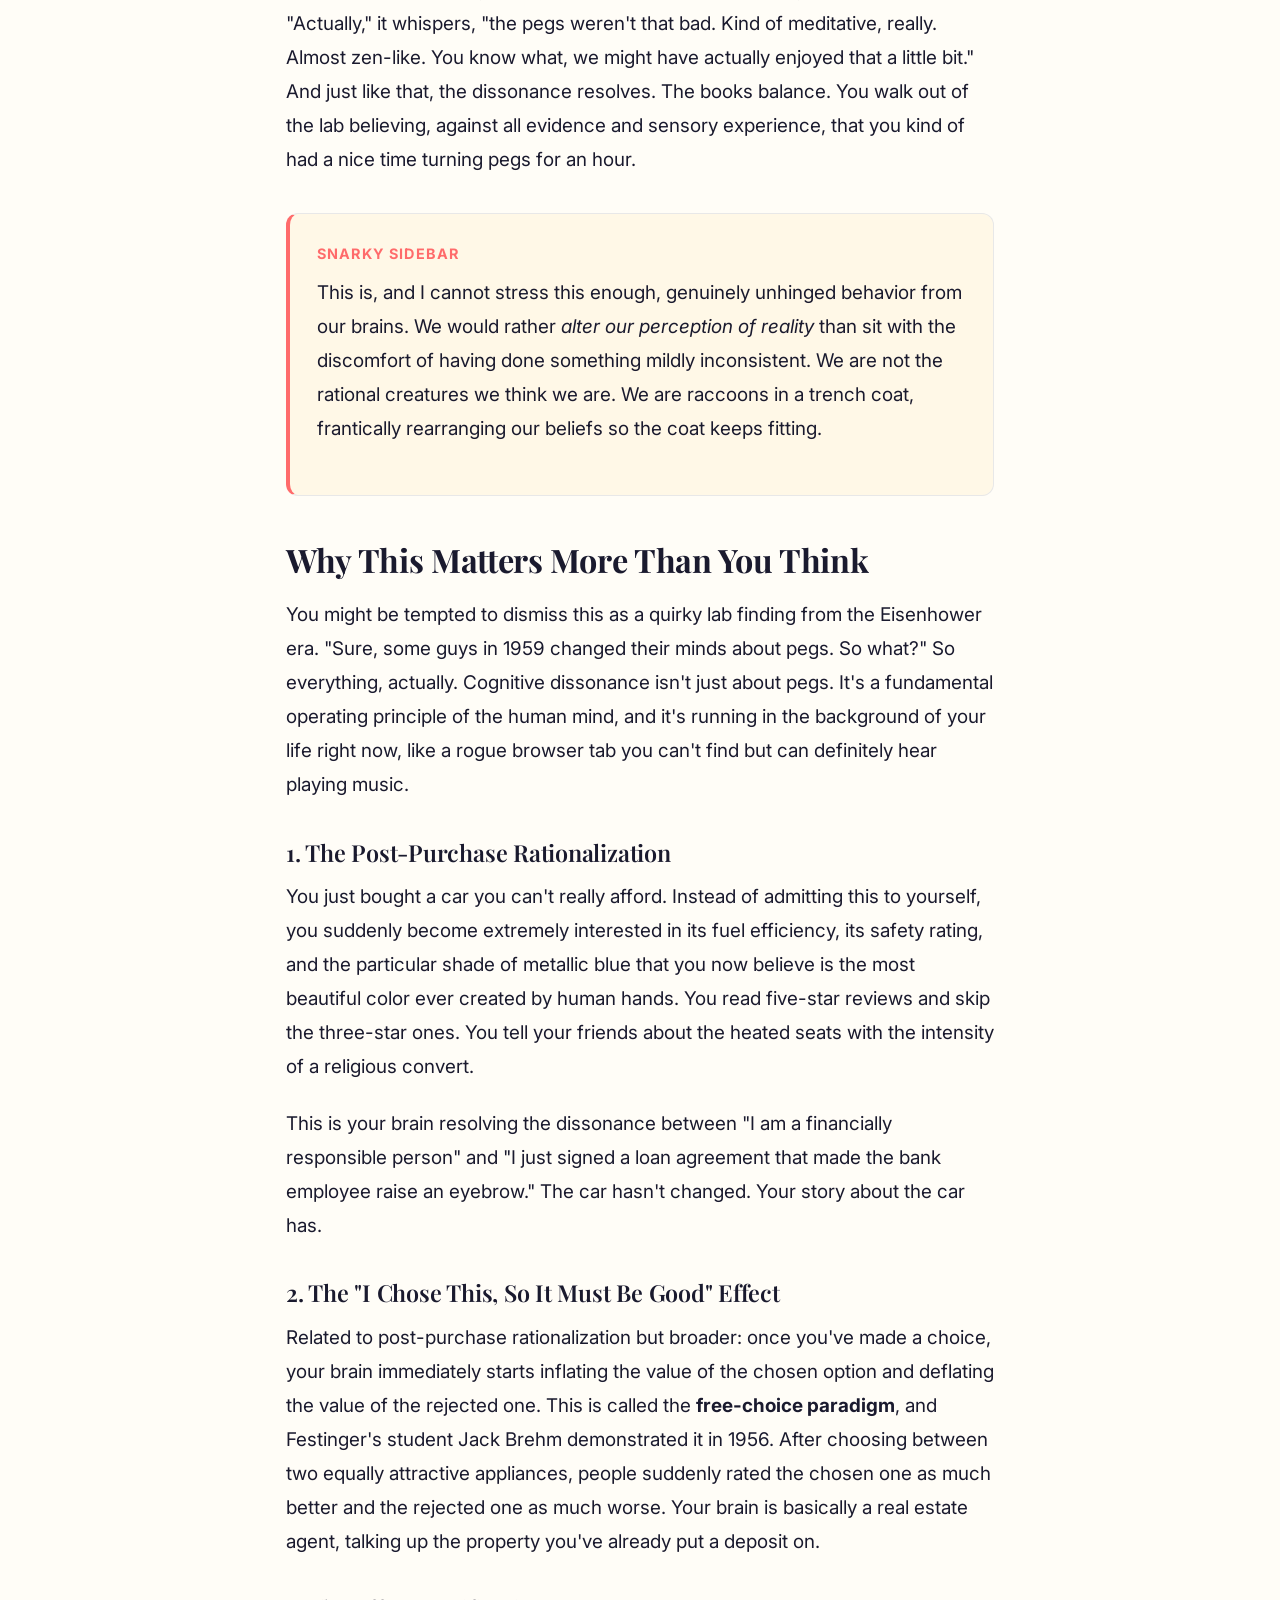
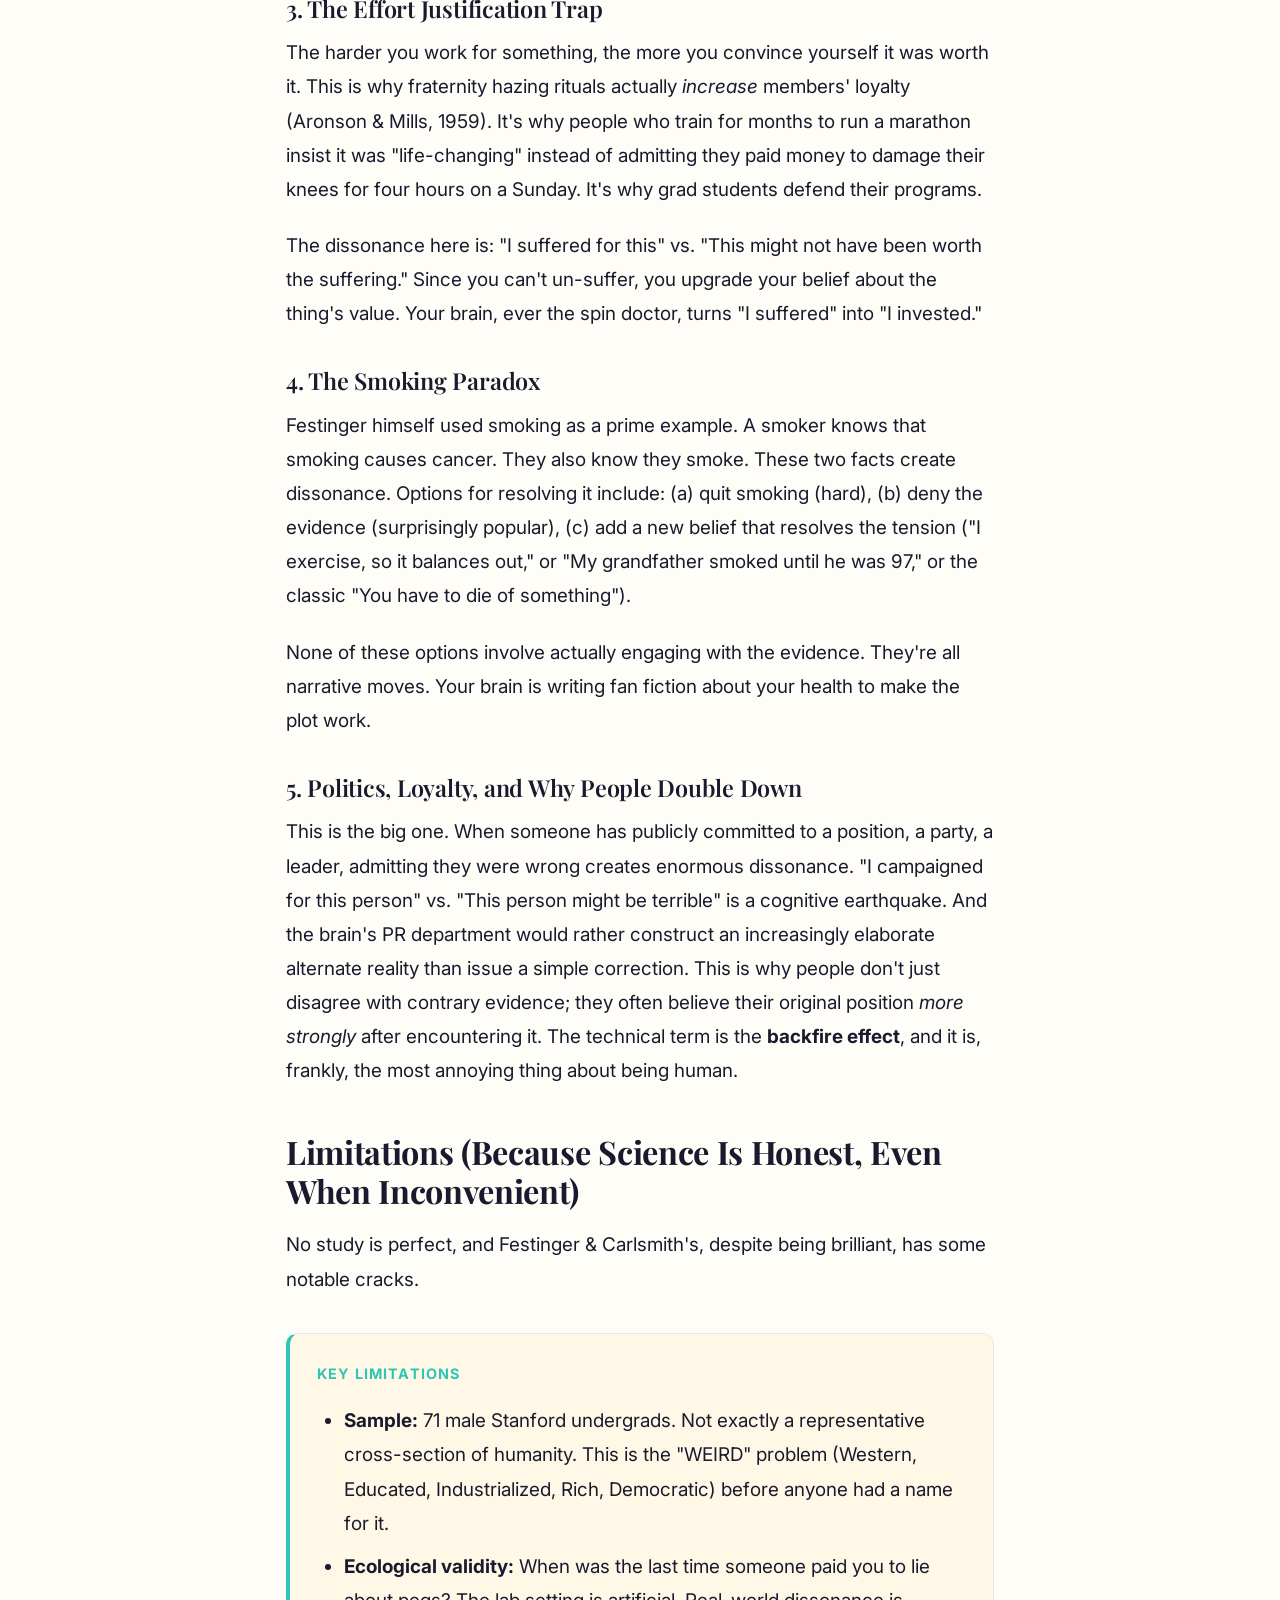
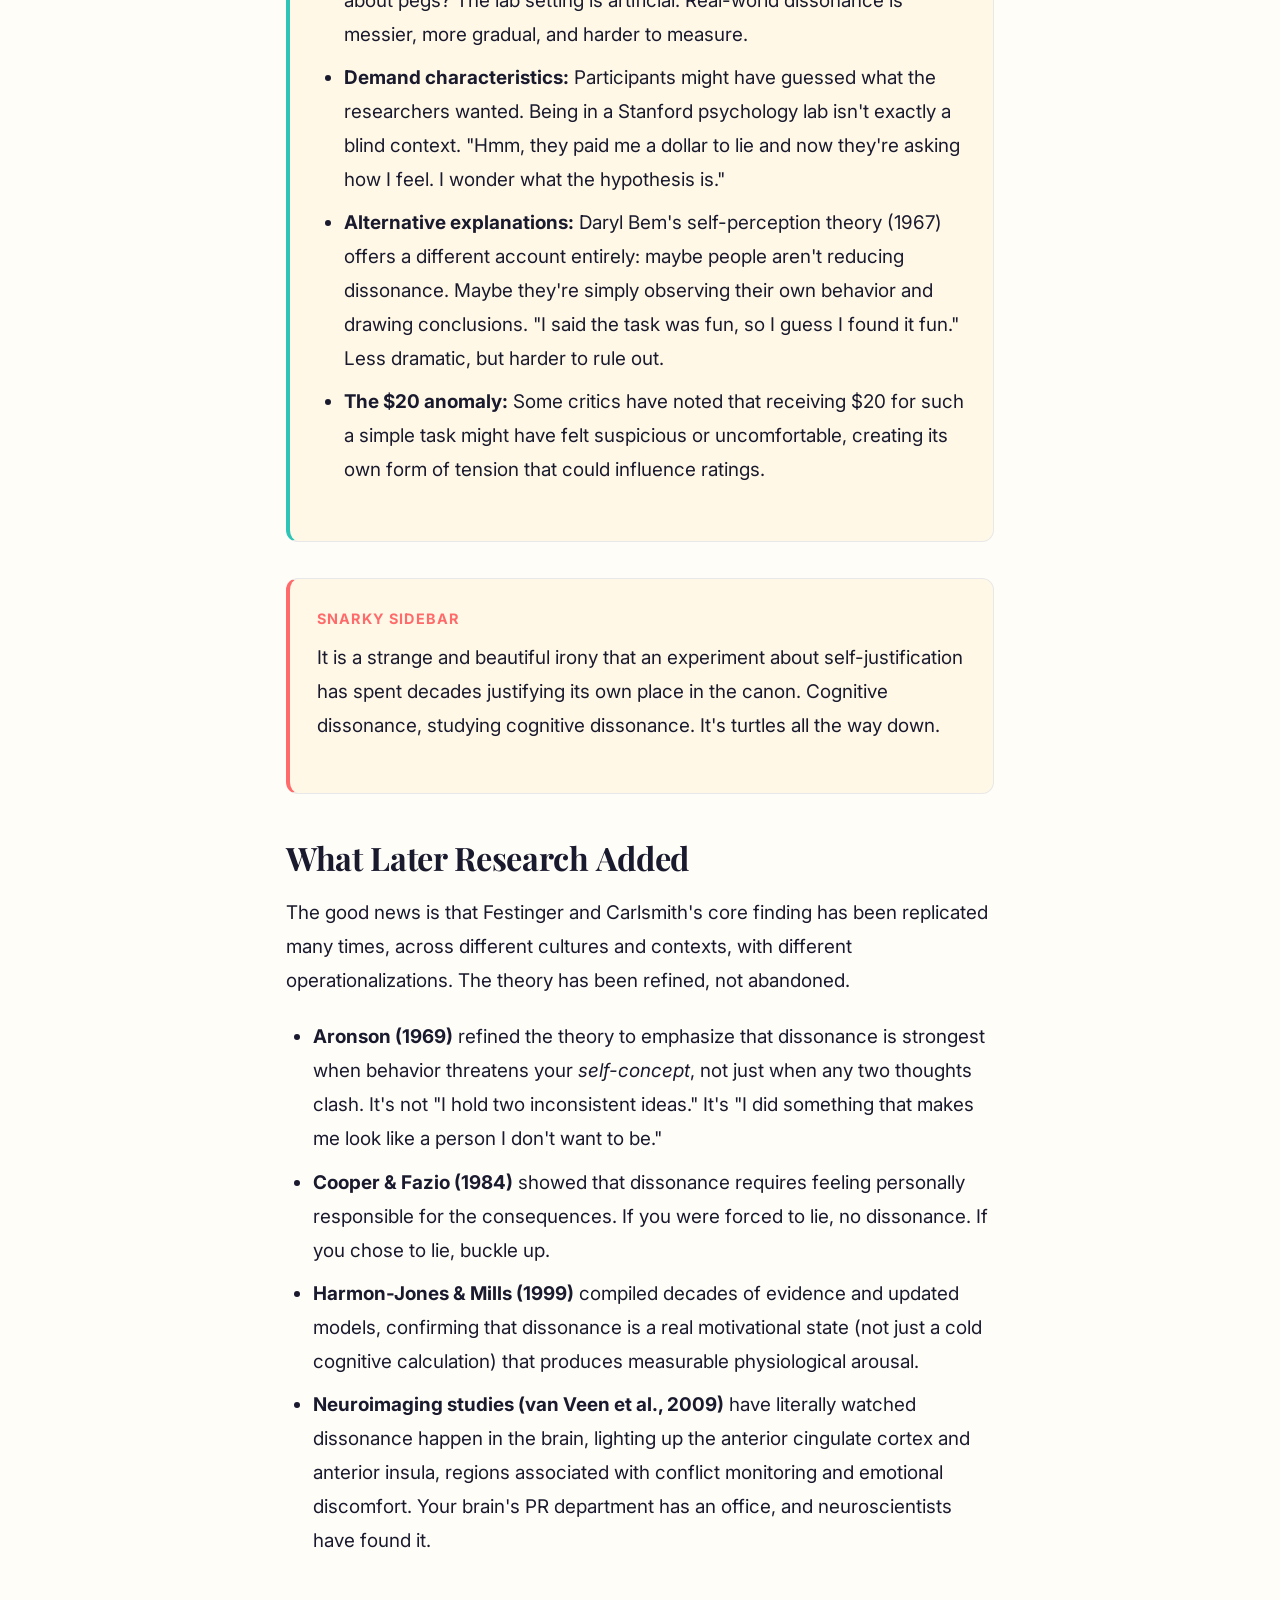
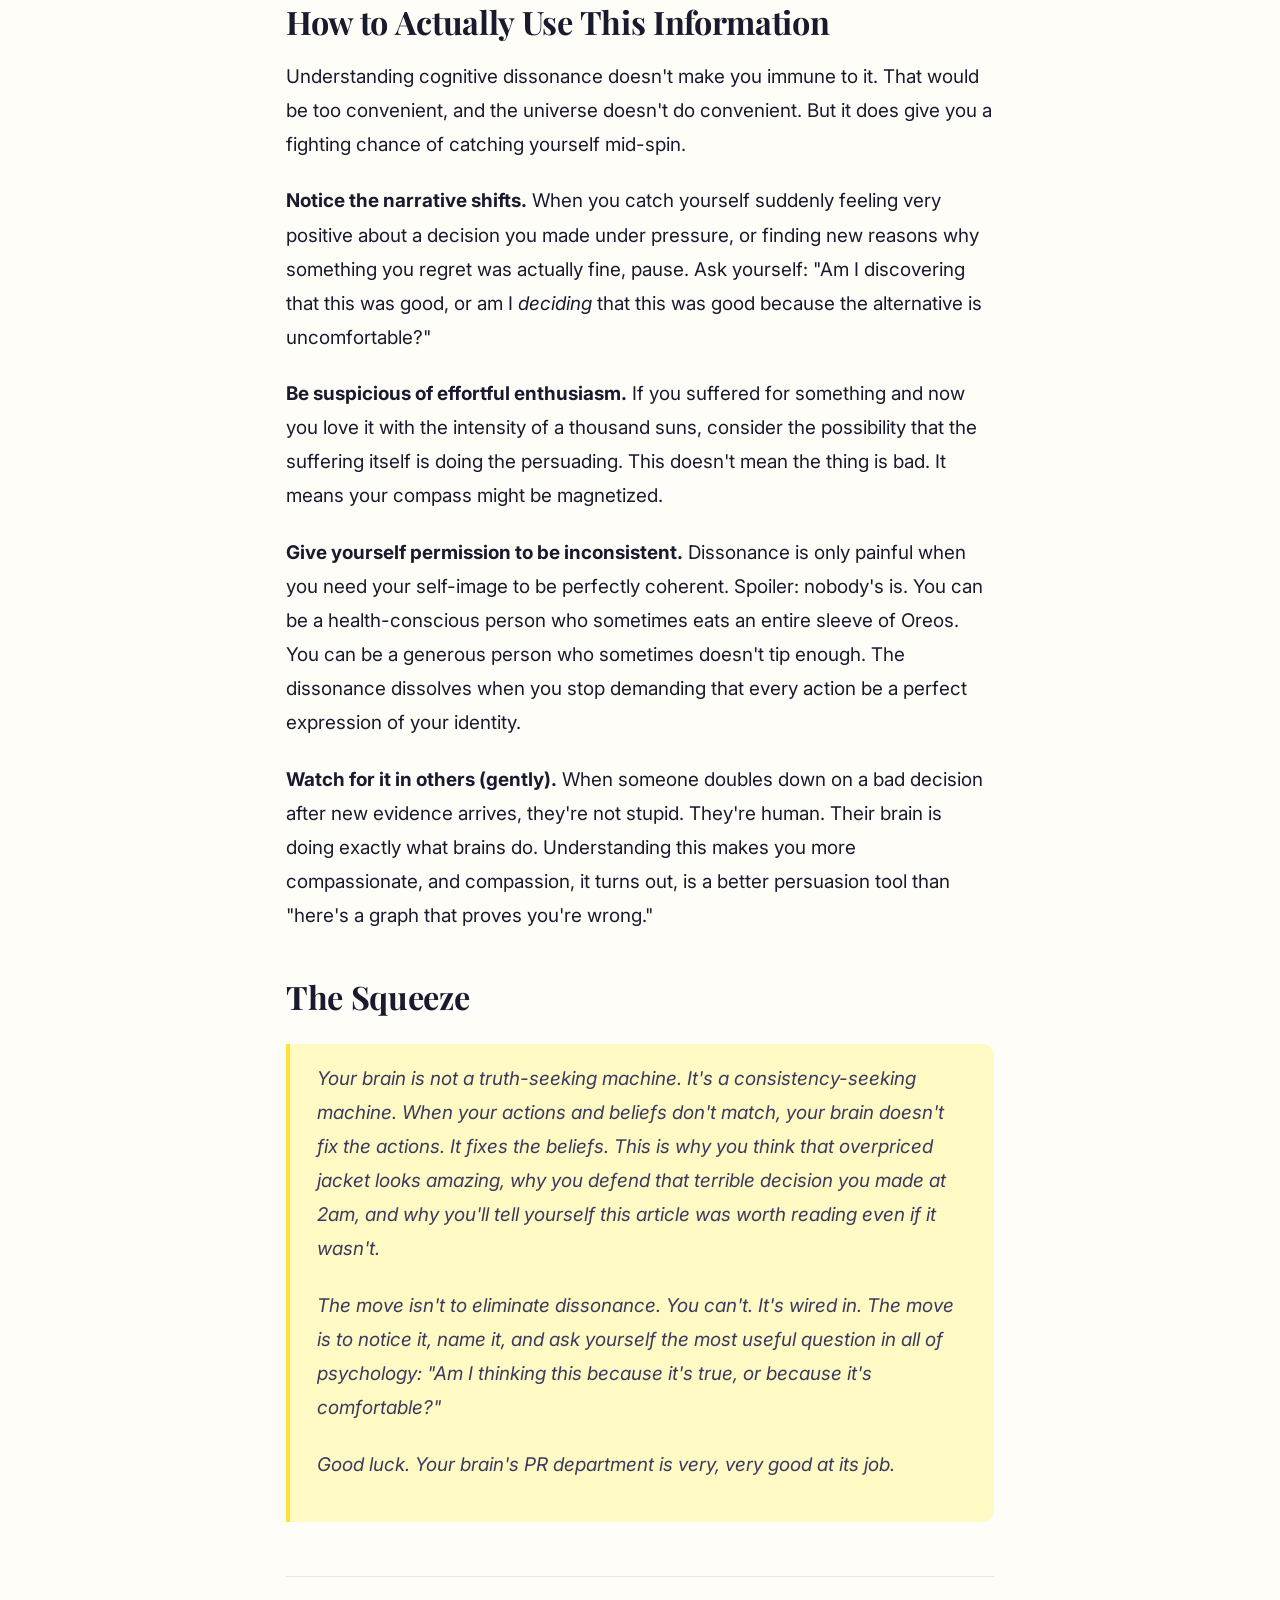
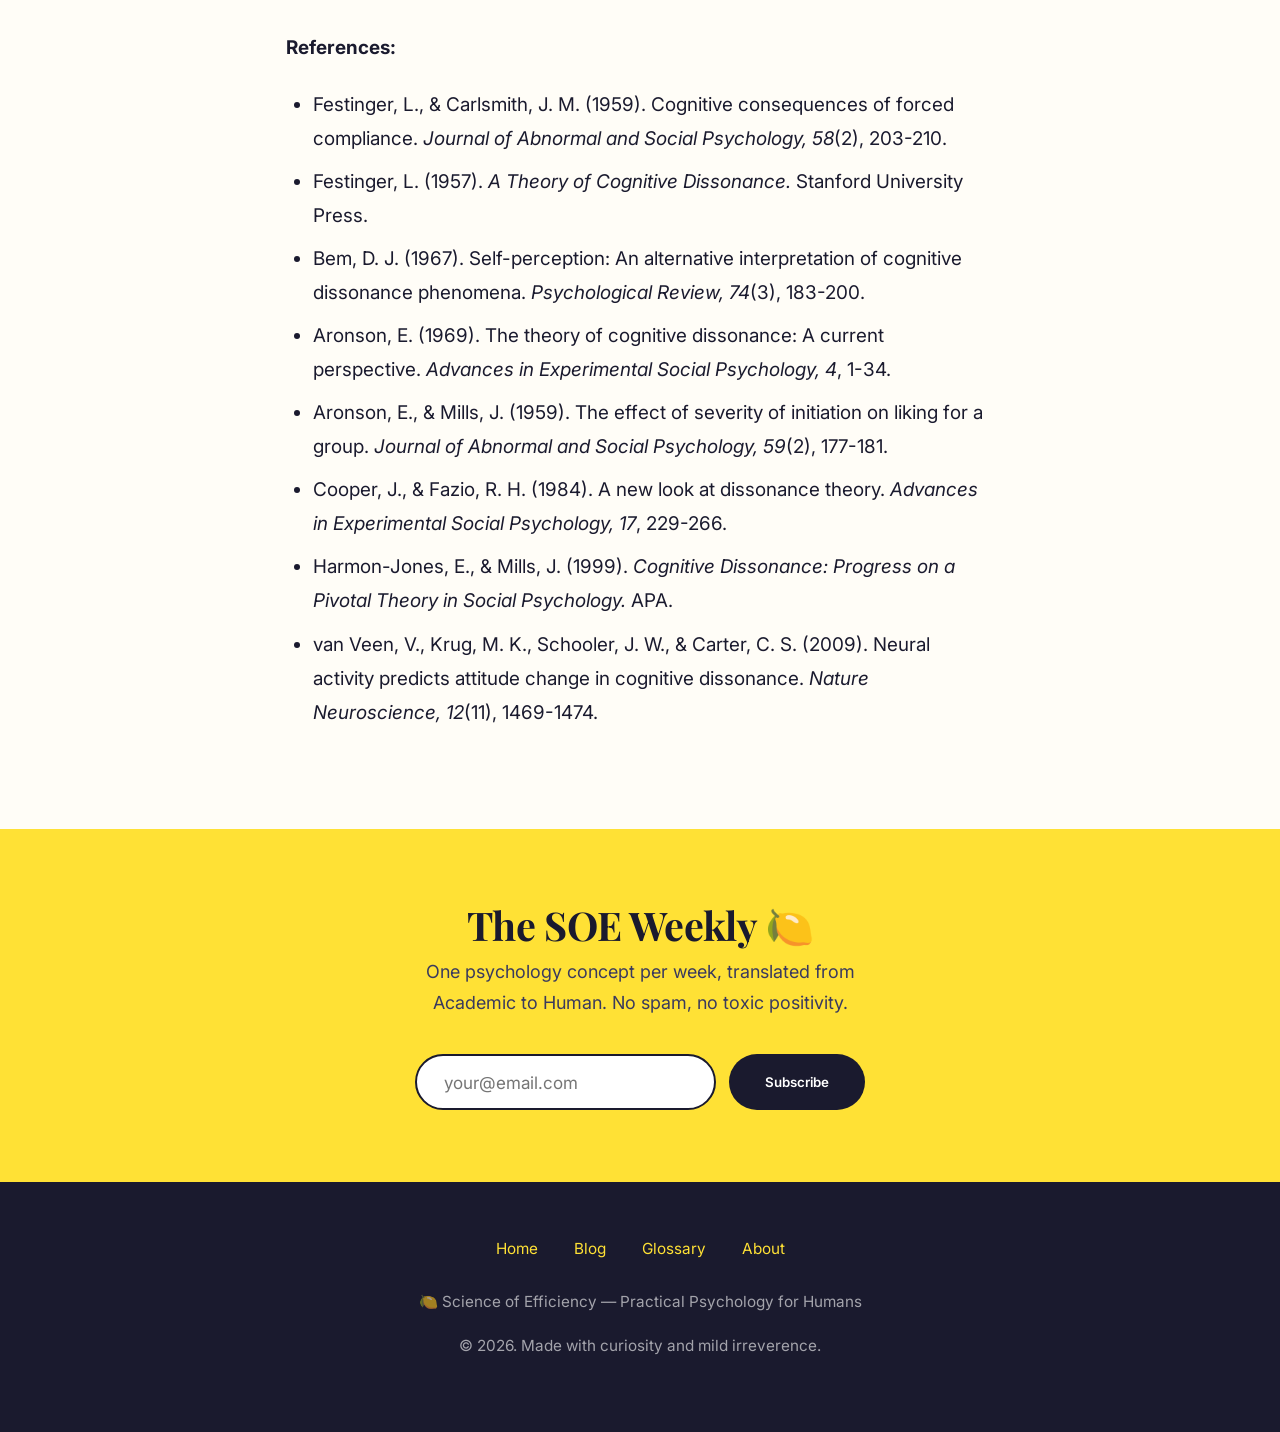
<file: blog/cognitive-dissonance.html>
<!DOCTYPE html>
<html lang="en">
<head>
  <meta charset="UTF-8">
  <meta name="viewport" content="width=device-width, initial-scale=1.0">
  <title>Cognitive Dissonance: Why Your Brain Gaslights Itself — Science of Efficiency</title>
  <meta name="description" content="Festinger & Carlsmith's classic 1959 cognitive dissonance study, translated from Academic to Human. Your brain has a PR department, and it's working overtime.">
  <link rel="preconnect" href="https://fonts.googleapis.com">
  <link rel="preconnect" href="https://fonts.gstatic.com" crossorigin>
  <link href="https://fonts.googleapis.com/css2?family=Inter:wght@400;500;600;700&family=Playfair+Display:wght@600;700;800&display=swap" rel="stylesheet">
  <link rel="stylesheet" href="../css/style.css">
  <link rel="icon" href="data:image/svg+xml,<svg xmlns=%22http://www.w3.org/2000/svg%22 viewBox=%220 0 100 100%22><text y=%22.9em%22 font-size=%2290%22>🍋</text></svg>">
</head>
<body>

  <!-- Navigation -->
  <nav class="nav">
    <div class="nav__inner">
      <a href="../index.html" class="nav__logo">
        <span>🍋</span> Science of Efficiency
      </a>
      <button class="nav__toggle" aria-label="Toggle menu" aria-expanded="false">
        <span></span><span></span><span></span>
      </button>
      <ul class="nav__links">
        <li><a href="../index.html">Home</a></li>
        <li><a href="../blog.html" class="active">Blog</a></li>
        <li><a href="../glossary.html">Psych Glossary</a></li>
        <li><a href="../about.html">About</a></li>
        <li><a href="../editor.html">Editor</a></li>
      </ul>
    </div>
  </nav>

  <!-- Article -->
  <article class="article">
    <div class="container--narrow">

      <a href="../blog.html" class="back-link">&larr; Back to all posts</a>

      <header class="article__header">
        <span class="article__tag">Study Translation</span>
        <h1 class="article__title">Cognitive Dissonance: Why Your Brain Gaslights Itself</h1>
        <p class="article__subtitle">Festinger & Carlsmith's classic 1959 study, but explained as if your brain is a PR department desperately spinning bad decisions into genius moves.</p>
        <div class="article__meta">
          <span>Mar 19, 2026</span> &middot; <span>8 min read</span>
        </div>
      </header>

      <div class="article__content">

        <h2>Your Brain Has a PR Department (And It's Terrible)</h2>

        <p>Here is something uncomfortable: your brain lies to you. Not occasionally, not in rare edge cases, not only when you've had four espressos and are doom-scrolling at 1am. It lies to you <em>constantly</em>, with the breezy confidence of a press secretary who knows the cameras are rolling and has decided that the truth is simply not the vibe today.</p>

        <p>This isn't a metaphor. Well, okay, the PR department part is a metaphor. But the lying part is literal, documented science. It has a name. That name is <strong>cognitive dissonance</strong>, and once you understand it, you will never look at your own decisions the same way again.</p>

        <p>The concept was introduced by Leon Festinger in 1957, and it goes like this: when you hold two contradictory beliefs at the same time, or when your behavior clashes with your self-image, your brain experiences a kind of psychological static. An internal friction. A deeply unpleasant mental itch. And rather than sit with that discomfort like a mature, reflective adult, your brain does what any self-respecting PR department would do: it <em>changes the story</em>.</p>

        <h3>An Analogy You Didn't Ask For (But Need)</h3>

        <p>Imagine you are a restaurant owner. You've been telling everyone for years that your restaurant serves the best pasta in the city. You believe this with your whole chest. Then one night, you accidentally serve a customer a plate of lukewarm spaghetti that has clearly been sitting under a heat lamp since the Clinton administration. The customer looks at you. You look at the spaghetti. A bead of sweat forms.</p>

        <p>Now, a rational person might think: "Okay, that pasta was bad. I should fix my pasta." But that's not what happens. What happens is your brain scrambles to protect its precious narrative. Suddenly you're thinking things like: "Actually, al dente is overrated," or "That customer probably has no palate," or "Lukewarm pasta is an Italian tradition that most people aren't sophisticated enough to appreciate." You haven't fixed the pasta. You've fixed <em>your story about the pasta</em>.</p>

        <p>That, in a nutshell, is cognitive dissonance. And in 1959, two psychologists designed one of the most elegant experiments in the history of the field to prove it works exactly this way.</p>

        <h2>The Study: Lying for Money (But Make It Science)</h2>

        <div class="callout callout--study">
          <div class="callout__label">The Paper</div>
          <p><strong>Festinger, L., & Carlsmith, J. M. (1959).</strong> "Cognitive consequences of forced compliance." <em>Journal of Abnormal and Social Psychology, 58</em>(2), 203-210.</p>
          <p>Published at Stanford University. One of the most cited psychology papers of the 20th century. Still making undergrads question their entire sense of self.</p>
        </div>

        <p>Leon Festinger and James Carlsmith wanted to test a prediction that, at the time, sounded almost backwards: that people who are paid <em>less</em> to lie would end up believing the lie <em>more</em> than people paid a lot. If you're thinking "that makes no sense," congratulations, you've reacted exactly like every other human who first hears this. Stick with me.</p>

        <h3>The Setup: The World's Most Boring Hour</h3>

        <p>Step one was to create an experience so mind-numbingly, soul-crushingly tedious that no sane person could enjoy it. This is an underappreciated art in experimental psychology. You can't just give someone a boring task. You have to give them a task that makes them question whether boredom itself has a bottom, and if so, whether they've found it.</p>

        <div class="callout callout--study">
          <div class="callout__label">The Method</div>
          <p><strong>Participants:</strong> 71 male undergrads at Stanford (because in 1959, "participants" meant "men who were available on a Tuesday").</p>
          <p><strong>The task:</strong> Participants spent one full hour on two activities: (1) putting 12 spools on a tray, emptying the tray, refilling it, over and over, and (2) turning 48 square pegs a quarter-turn clockwise, one at a time, over and over. For <em>sixty minutes</em>.</p>
          <p>If you're thinking "that sounds like a punishment from a particularly uncreative Greek god," you're not wrong. That was the point. The task needed to be objectively, undeniably, cosmically boring.</p>
        </div>

        <p>After this hour of peg-turning purgatory, the real experiment began. The researcher told each participant that the study was actually about whether <em>expectations</em> affect task performance. There was supposedly a next participant waiting outside who needed to be told that the task was fun and enjoyable. The researcher explained that their usual assistant couldn't make it (a lie), and asked the participant to step in and tell the next person that the task was interesting, exciting, and a great time.</p>

        <p>In other words: they were asked to lie.</p>

        <h3>The Twist: How Much Is a Lie Worth?</h3>

        <p>Here's where it gets interesting. Participants were randomly assigned to one of three conditions:</p>

        <ul>
          <li><strong>The $1 group:</strong> Paid one dollar to tell the next participant the task was enjoyable.</li>
          <li><strong>The $20 group:</strong> Paid twenty dollars (roughly $210 in today's money, which in 1959 was enough to buy a nice dinner, several tanks of gas, or possibly a small horse) to tell the next participant the task was enjoyable.</li>
          <li><strong>The control group:</strong> Not asked to lie to anyone. Just did the boring task and went home to presumably rethink their life choices.</li>
        </ul>

        <p>Everyone then delivered their lie (or didn't, in the control group's case) and was later interviewed about how they <em>actually</em> felt about the task. "How enjoyable was the peg-turning, on a scale from -5 to +5?"</p>

        <div class="callout callout--snarky">
          <div class="callout__label">Snarky Sidebar</div>
          <p>Let's pause and appreciate that these Stanford undergrads spent an hour turning pegs, then lied to a stranger about it, then had to sit down and rate the experience on a number scale, all for course credit. And people say the humanities don't suffer.</p>
        </div>

        <h2>The Results: Less Money = More Self-Deception</h2>

        <p>And now, the punchline. The part that has kept psychology professors gleefully scribbling on whiteboards for nearly seven decades.</p>

        <div class="callout callout--study">
          <div class="callout__label">The Findings</div>
          <p><strong>The $1 group rated the task as significantly more enjoyable than either the $20 group or the control group.</strong></p>
          <ul>
            <li><strong>$1 group:</strong> Average enjoyment rating of +1.35 (out of +5). Positive. They actually said the pegs were somewhat fun.</li>
            <li><strong>$20 group:</strong> Average enjoyment rating of -0.05. Basically zero. "It was fine. It was pegs."</li>
            <li><strong>Control group:</strong> Average enjoyment rating of -0.45. Slightly negative. "That was boring and I'd like my hour back."</li>
          </ul>
          <p>The difference between the $1 and $20 groups was statistically significant. The people paid less to lie ended up genuinely believing their own lie more.</p>
        </div>

        <p>Read that again if you need to. The people who were paid almost nothing to say "this boring thing was fun" actually <em>started believing it was fun</em>. The people who were paid handsomely said, in effect, "Yeah, it was boring, but hey, twenty bucks is twenty bucks."</p>

        <h2>Okay But WHY Though</h2>

        <p>This is the part where Festinger's theory snaps into focus like one of those Magic Eye posters from the '90s (if Magic Eye posters were about existential self-deception instead of dolphins).</p>

        <p>Here's the logic, and it's elegant once you see it:</p>

        <p><strong>The $20 group had a perfectly good reason for lying.</strong> They could look at themselves in the mirror and think: "I told someone pegs were fun because I got paid twenty dollars to do it. I'm not a liar. I'm an <em>entrepreneur</em>." Twenty dollars is what psychologists call <strong>sufficient external justification</strong>. The money explains the behavior. No internal conflict. No dissonance. No need to change your beliefs. The mental books balance.</p>

        <p><strong>The $1 group had a problem.</strong> One dollar is not a compelling reason to lie. You can't exactly brag about it. You can't rationalize it as a shrewd financial move. So now you're sitting there with two contradictory thoughts:</p>

        <ol>
          <li>"I just told someone that peg-turning was fun."</li>
          <li>"Peg-turning was absolutely, categorically not fun."</li>
        </ol>

        <p>These two thoughts cannot peacefully coexist in the same brain. Something has to give. And since you can't un-tell the lie (the words are already out there, floating in the universe, doing their damage), the only thing left to change is <em>how you feel about the pegs</em>.</p>

        <p>So your brain, that magnificent, desperate PR department, gets to work. "Actually," it whispers, "the pegs weren't that bad. Kind of meditative, really. Almost zen-like. You know what, we might have actually enjoyed that a little bit." And just like that, the dissonance resolves. The books balance. You walk out of the lab believing, against all evidence and sensory experience, that you kind of had a nice time turning pegs for an hour.</p>

        <div class="callout callout--snarky">
          <div class="callout__label">Snarky Sidebar</div>
          <p>This is, and I cannot stress this enough, genuinely unhinged behavior from our brains. We would rather <em>alter our perception of reality</em> than sit with the discomfort of having done something mildly inconsistent. We are not the rational creatures we think we are. We are raccoons in a trench coat, frantically rearranging our beliefs so the coat keeps fitting.</p>
        </div>

        <h2>Why This Matters More Than You Think</h2>

        <p>You might be tempted to dismiss this as a quirky lab finding from the Eisenhower era. "Sure, some guys in 1959 changed their minds about pegs. So what?" So everything, actually. Cognitive dissonance isn't just about pegs. It's a fundamental operating principle of the human mind, and it's running in the background of your life right now, like a rogue browser tab you can't find but can definitely hear playing music.</p>

        <h3>1. The Post-Purchase Rationalization</h3>

        <p>You just bought a car you can't really afford. Instead of admitting this to yourself, you suddenly become extremely interested in its fuel efficiency, its safety rating, and the particular shade of metallic blue that you now believe is the most beautiful color ever created by human hands. You read five-star reviews and skip the three-star ones. You tell your friends about the heated seats with the intensity of a religious convert.</p>

        <p>This is your brain resolving the dissonance between "I am a financially responsible person" and "I just signed a loan agreement that made the bank employee raise an eyebrow." The car hasn't changed. Your story about the car has.</p>

        <h3>2. The "I Chose This, So It Must Be Good" Effect</h3>

        <p>Related to post-purchase rationalization but broader: once you've made a choice, your brain immediately starts inflating the value of the chosen option and deflating the value of the rejected one. This is called the <strong>free-choice paradigm</strong>, and Festinger's student Jack Brehm demonstrated it in 1956. After choosing between two equally attractive appliances, people suddenly rated the chosen one as much better and the rejected one as much worse. Your brain is basically a real estate agent, talking up the property you've already put a deposit on.</p>

        <h3>3. The Effort Justification Trap</h3>

        <p>The harder you work for something, the more you convince yourself it was worth it. This is why fraternity hazing rituals actually <em>increase</em> members' loyalty (Aronson & Mills, 1959). It's why people who train for months to run a marathon insist it was "life-changing" instead of admitting they paid money to damage their knees for four hours on a Sunday. It's why grad students defend their programs.</p>

        <p>The dissonance here is: "I suffered for this" vs. "This might not have been worth the suffering." Since you can't un-suffer, you upgrade your belief about the thing's value. Your brain, ever the spin doctor, turns "I suffered" into "I invested."</p>

        <h3>4. The Smoking Paradox</h3>

        <p>Festinger himself used smoking as a prime example. A smoker knows that smoking causes cancer. They also know they smoke. These two facts create dissonance. Options for resolving it include: (a) quit smoking (hard), (b) deny the evidence (surprisingly popular), (c) add a new belief that resolves the tension ("I exercise, so it balances out," or "My grandfather smoked until he was 97," or the classic "You have to die of something").</p>

        <p>None of these options involve actually engaging with the evidence. They're all narrative moves. Your brain is writing fan fiction about your health to make the plot work.</p>

        <h3>5. Politics, Loyalty, and Why People Double Down</h3>

        <p>This is the big one. When someone has publicly committed to a position, a party, a leader, admitting they were wrong creates enormous dissonance. "I campaigned for this person" vs. "This person might be terrible" is a cognitive earthquake. And the brain's PR department would rather construct an increasingly elaborate alternate reality than issue a simple correction. This is why people don't just disagree with contrary evidence; they often believe their original position <em>more strongly</em> after encountering it. The technical term is the <strong>backfire effect</strong>, and it is, frankly, the most annoying thing about being human.</p>

        <h2>Limitations (Because Science Is Honest, Even When Inconvenient)</h2>

        <p>No study is perfect, and Festinger & Carlsmith's, despite being brilliant, has some notable cracks.</p>

        <div class="callout callout--study">
          <div class="callout__label">Key Limitations</div>
          <ul>
            <li><strong>Sample:</strong> 71 male Stanford undergrads. Not exactly a representative cross-section of humanity. This is the "WEIRD" problem (Western, Educated, Industrialized, Rich, Democratic) before anyone had a name for it.</li>
            <li><strong>Ecological validity:</strong> When was the last time someone paid you to lie about pegs? The lab setting is artificial. Real-world dissonance is messier, more gradual, and harder to measure.</li>
            <li><strong>Demand characteristics:</strong> Participants might have guessed what the researchers wanted. Being in a Stanford psychology lab isn't exactly a blind context. "Hmm, they paid me a dollar to lie and now they're asking how I feel. I wonder what the hypothesis is."</li>
            <li><strong>Alternative explanations:</strong> Daryl Bem's self-perception theory (1967) offers a different account entirely: maybe people aren't reducing dissonance. Maybe they're simply observing their own behavior and drawing conclusions. "I said the task was fun, so I guess I found it fun." Less dramatic, but harder to rule out.</li>
            <li><strong>The $20 anomaly:</strong> Some critics have noted that receiving $20 for such a simple task might have felt suspicious or uncomfortable, creating its own form of tension that could influence ratings.</li>
          </ul>
        </div>

        <div class="callout callout--snarky">
          <div class="callout__label">Snarky Sidebar</div>
          <p>It is a strange and beautiful irony that an experiment about self-justification has spent decades justifying its own place in the canon. Cognitive dissonance, studying cognitive dissonance. It's turtles all the way down.</p>
        </div>

        <h2>What Later Research Added</h2>

        <p>The good news is that Festinger and Carlsmith's core finding has been replicated many times, across different cultures and contexts, with different operationalizations. The theory has been refined, not abandoned.</p>

        <ul>
          <li><strong>Aronson (1969)</strong> refined the theory to emphasize that dissonance is strongest when behavior threatens your <em>self-concept</em>, not just when any two thoughts clash. It's not "I hold two inconsistent ideas." It's "I did something that makes me look like a person I don't want to be."</li>
          <li><strong>Cooper & Fazio (1984)</strong> showed that dissonance requires feeling personally responsible for the consequences. If you were forced to lie, no dissonance. If you chose to lie, buckle up.</li>
          <li><strong>Harmon-Jones & Mills (1999)</strong> compiled decades of evidence and updated models, confirming that dissonance is a real motivational state (not just a cold cognitive calculation) that produces measurable physiological arousal.</li>
          <li><strong>Neuroimaging studies (van Veen et al., 2009)</strong> have literally watched dissonance happen in the brain, lighting up the anterior cingulate cortex and anterior insula, regions associated with conflict monitoring and emotional discomfort. Your brain's PR department has an office, and neuroscientists have found it.</li>
        </ul>

        <h2>How to Actually Use This Information</h2>

        <p>Understanding cognitive dissonance doesn't make you immune to it. That would be too convenient, and the universe doesn't do convenient. But it does give you a fighting chance of catching yourself mid-spin.</p>

        <p><strong>Notice the narrative shifts.</strong> When you catch yourself suddenly feeling very positive about a decision you made under pressure, or finding new reasons why something you regret was actually fine, pause. Ask yourself: "Am I discovering that this was good, or am I <em>deciding</em> that this was good because the alternative is uncomfortable?"</p>

        <p><strong>Be suspicious of effortful enthusiasm.</strong> If you suffered for something and now you love it with the intensity of a thousand suns, consider the possibility that the suffering itself is doing the persuading. This doesn't mean the thing is bad. It means your compass might be magnetized.</p>

        <p><strong>Give yourself permission to be inconsistent.</strong> Dissonance is only painful when you need your self-image to be perfectly coherent. Spoiler: nobody's is. You can be a health-conscious person who sometimes eats an entire sleeve of Oreos. You can be a generous person who sometimes doesn't tip enough. The dissonance dissolves when you stop demanding that every action be a perfect expression of your identity.</p>

        <p><strong>Watch for it in others (gently).</strong> When someone doubles down on a bad decision after new evidence arrives, they're not stupid. They're human. Their brain is doing exactly what brains do. Understanding this makes you more compassionate, and compassion, it turns out, is a better persuasion tool than "here's a graph that proves you're wrong."</p>

        <h2>The Squeeze</h2>

        <blockquote>
          <p>Your brain is not a truth-seeking machine. It's a consistency-seeking machine. When your actions and beliefs don't match, your brain doesn't fix the actions. It fixes the beliefs. This is why you think that overpriced jacket looks amazing, why you defend that terrible decision you made at 2am, and why you'll tell yourself this article was worth reading even if it wasn't.</p>
          <p>The move isn't to eliminate dissonance. You can't. It's wired in. The move is to notice it, name it, and ask yourself the most useful question in all of psychology: "Am I thinking this because it's true, or because it's comfortable?"</p>
          <p>Good luck. Your brain's PR department is very, very good at its job.</p>
        </blockquote>

        <hr style="margin: 3rem 0; border: none; border-top: 1px solid var(--gray-200);">

        <p><strong>References:</strong></p>
        <ul>
          <li>Festinger, L., & Carlsmith, J. M. (1959). Cognitive consequences of forced compliance. <em>Journal of Abnormal and Social Psychology, 58</em>(2), 203-210.</li>
          <li>Festinger, L. (1957). <em>A Theory of Cognitive Dissonance.</em> Stanford University Press.</li>
          <li>Bem, D. J. (1967). Self-perception: An alternative interpretation of cognitive dissonance phenomena. <em>Psychological Review, 74</em>(3), 183-200.</li>
          <li>Aronson, E. (1969). The theory of cognitive dissonance: A current perspective. <em>Advances in Experimental Social Psychology, 4</em>, 1-34.</li>
          <li>Aronson, E., & Mills, J. (1959). The effect of severity of initiation on liking for a group. <em>Journal of Abnormal and Social Psychology, 59</em>(2), 177-181.</li>
          <li>Cooper, J., & Fazio, R. H. (1984). A new look at dissonance theory. <em>Advances in Experimental Social Psychology, 17</em>, 229-266.</li>
          <li>Harmon-Jones, E., & Mills, J. (1999). <em>Cognitive Dissonance: Progress on a Pivotal Theory in Social Psychology.</em> APA.</li>
          <li>van Veen, V., Krug, M. K., Schooler, J. W., & Carter, C. S. (2009). Neural activity predicts attitude change in cognitive dissonance. <em>Nature Neuroscience, 12</em>(11), 1469-1474.</li>
        </ul>

      </div>
    </div>
  </article>

  <!-- Newsletter -->
  <section class="newsletter">
    <div class="container">
      <h2>The SOE Weekly 🍋</h2>
      <p>One psychology concept per week, translated from Academic to Human. No spam, no toxic positivity.</p>
      <form class="newsletter__form">
        <input type="email" class="newsletter__input" placeholder="your@email.com" required>
        <button type="submit" class="newsletter__btn">Subscribe</button>
      </form>
    </div>
  </section>

  <!-- Footer -->
  <footer class="footer">
    <div class="container">
      <ul class="footer__links">
        <li><a href="../index.html">Home</a></li>
        <li><a href="../blog.html">Blog</a></li>
        <li><a href="../glossary.html">Glossary</a></li>
        <li><a href="../about.html">About</a></li>
      </ul>
      <p>🍋 Science of Efficiency — Practical Psychology for Humans</p>
      <p style="margin-top: 0.5rem;">&copy; 2026. Made with curiosity and mild irreverence.</p>
    </div>
  </footer>

  <script src="../js/main.js"></script>
</body>
</html>
</file>
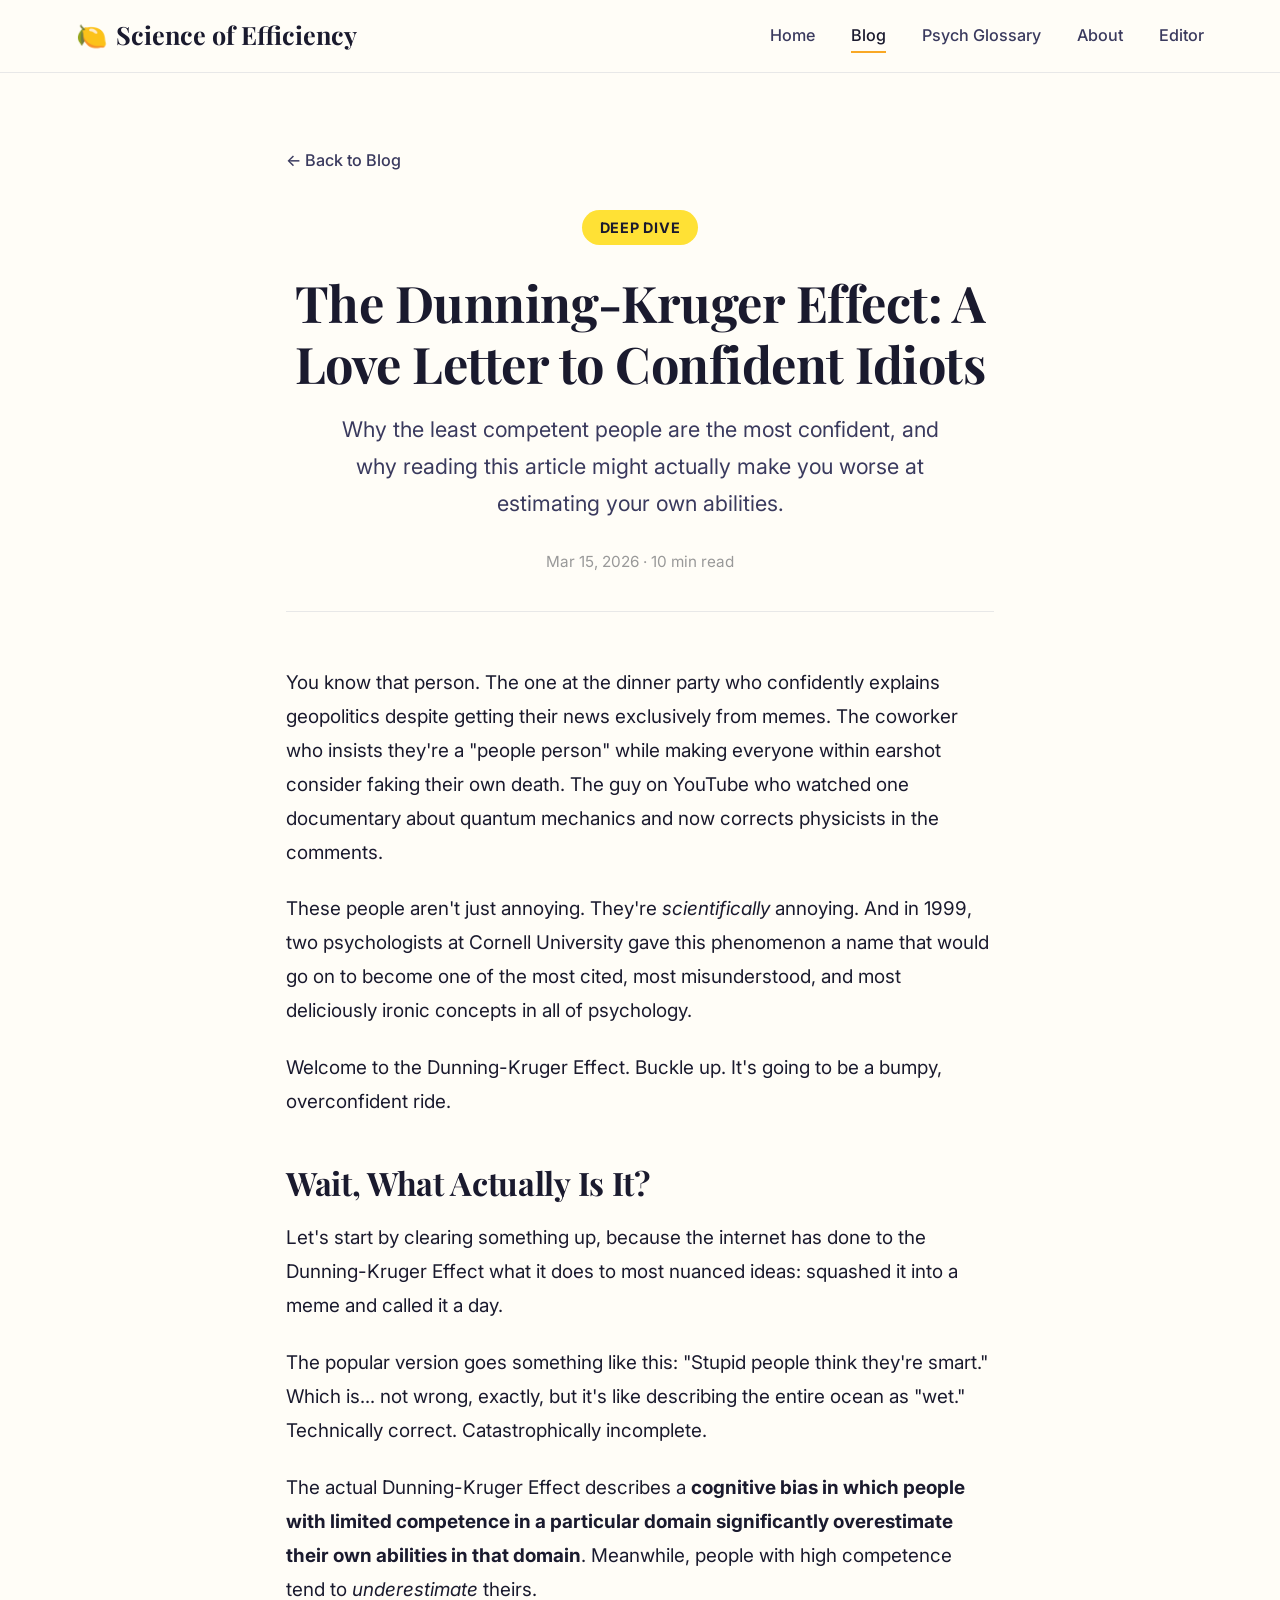
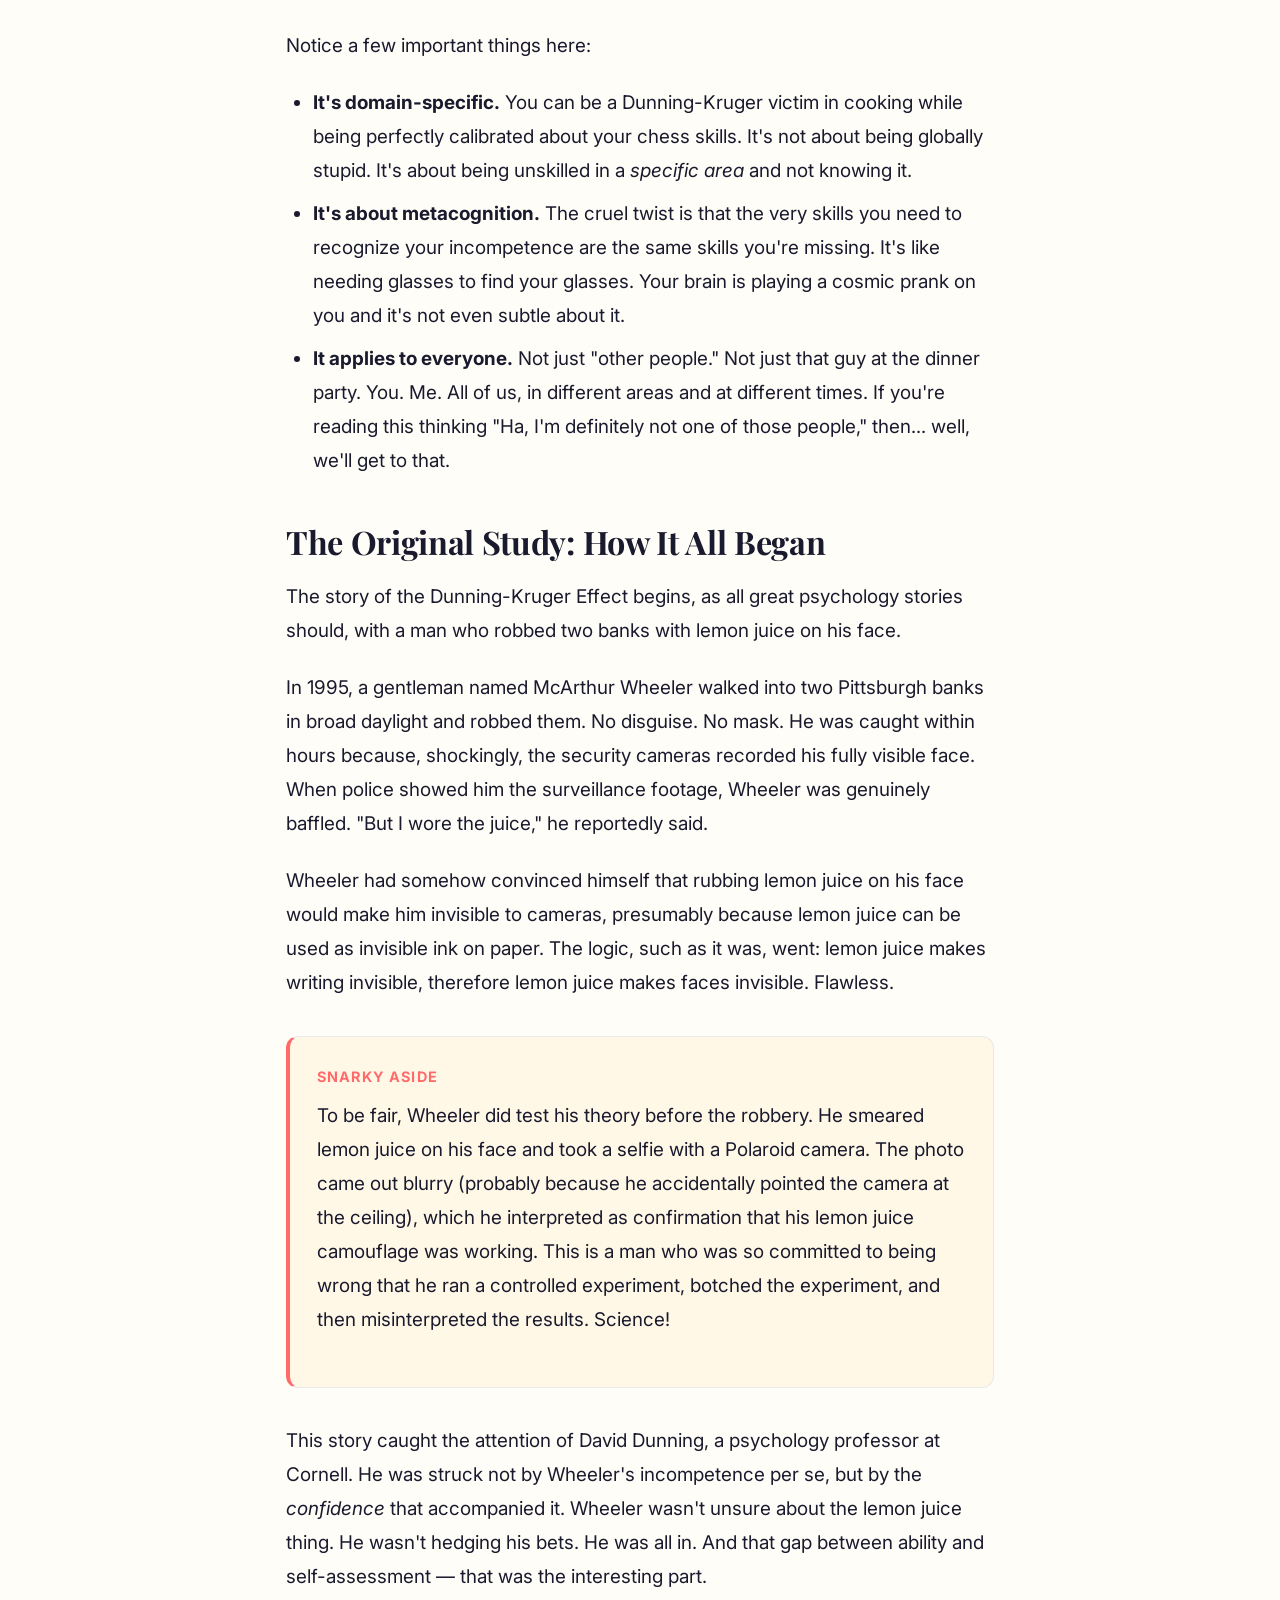
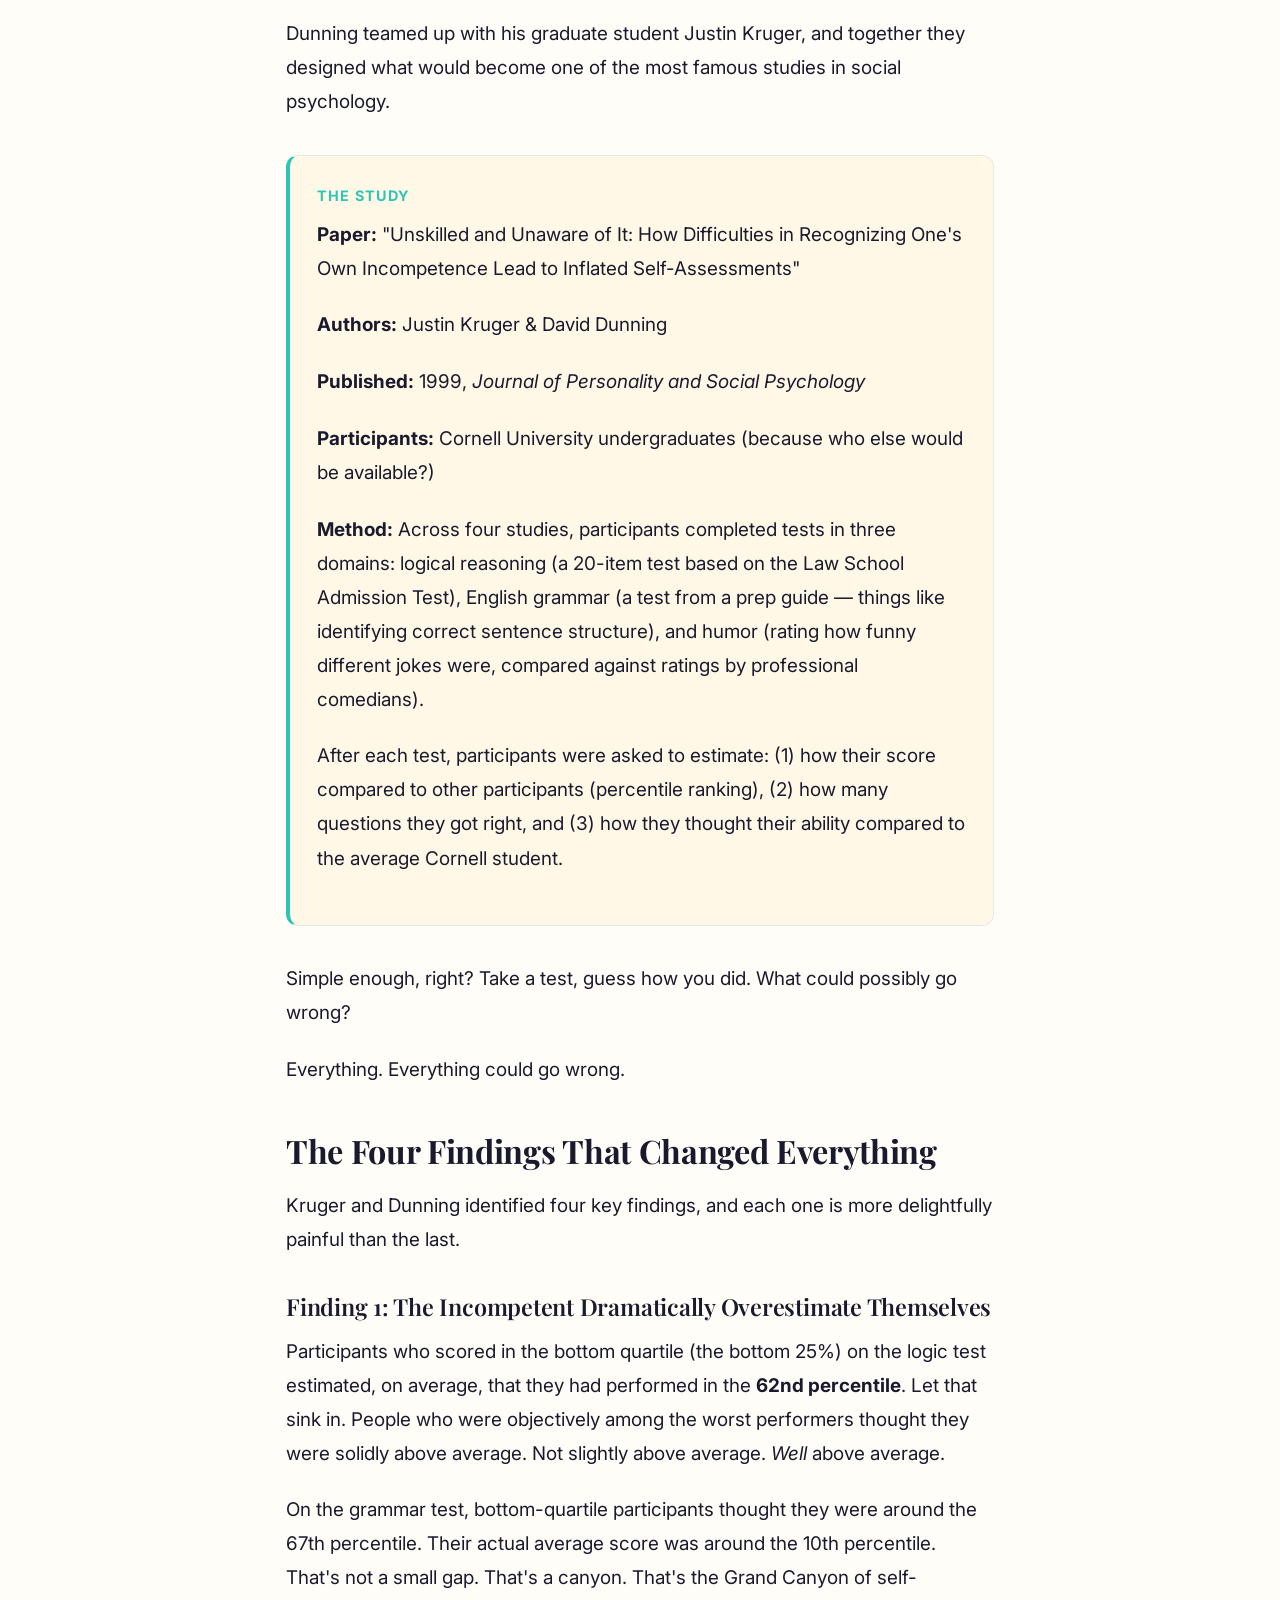
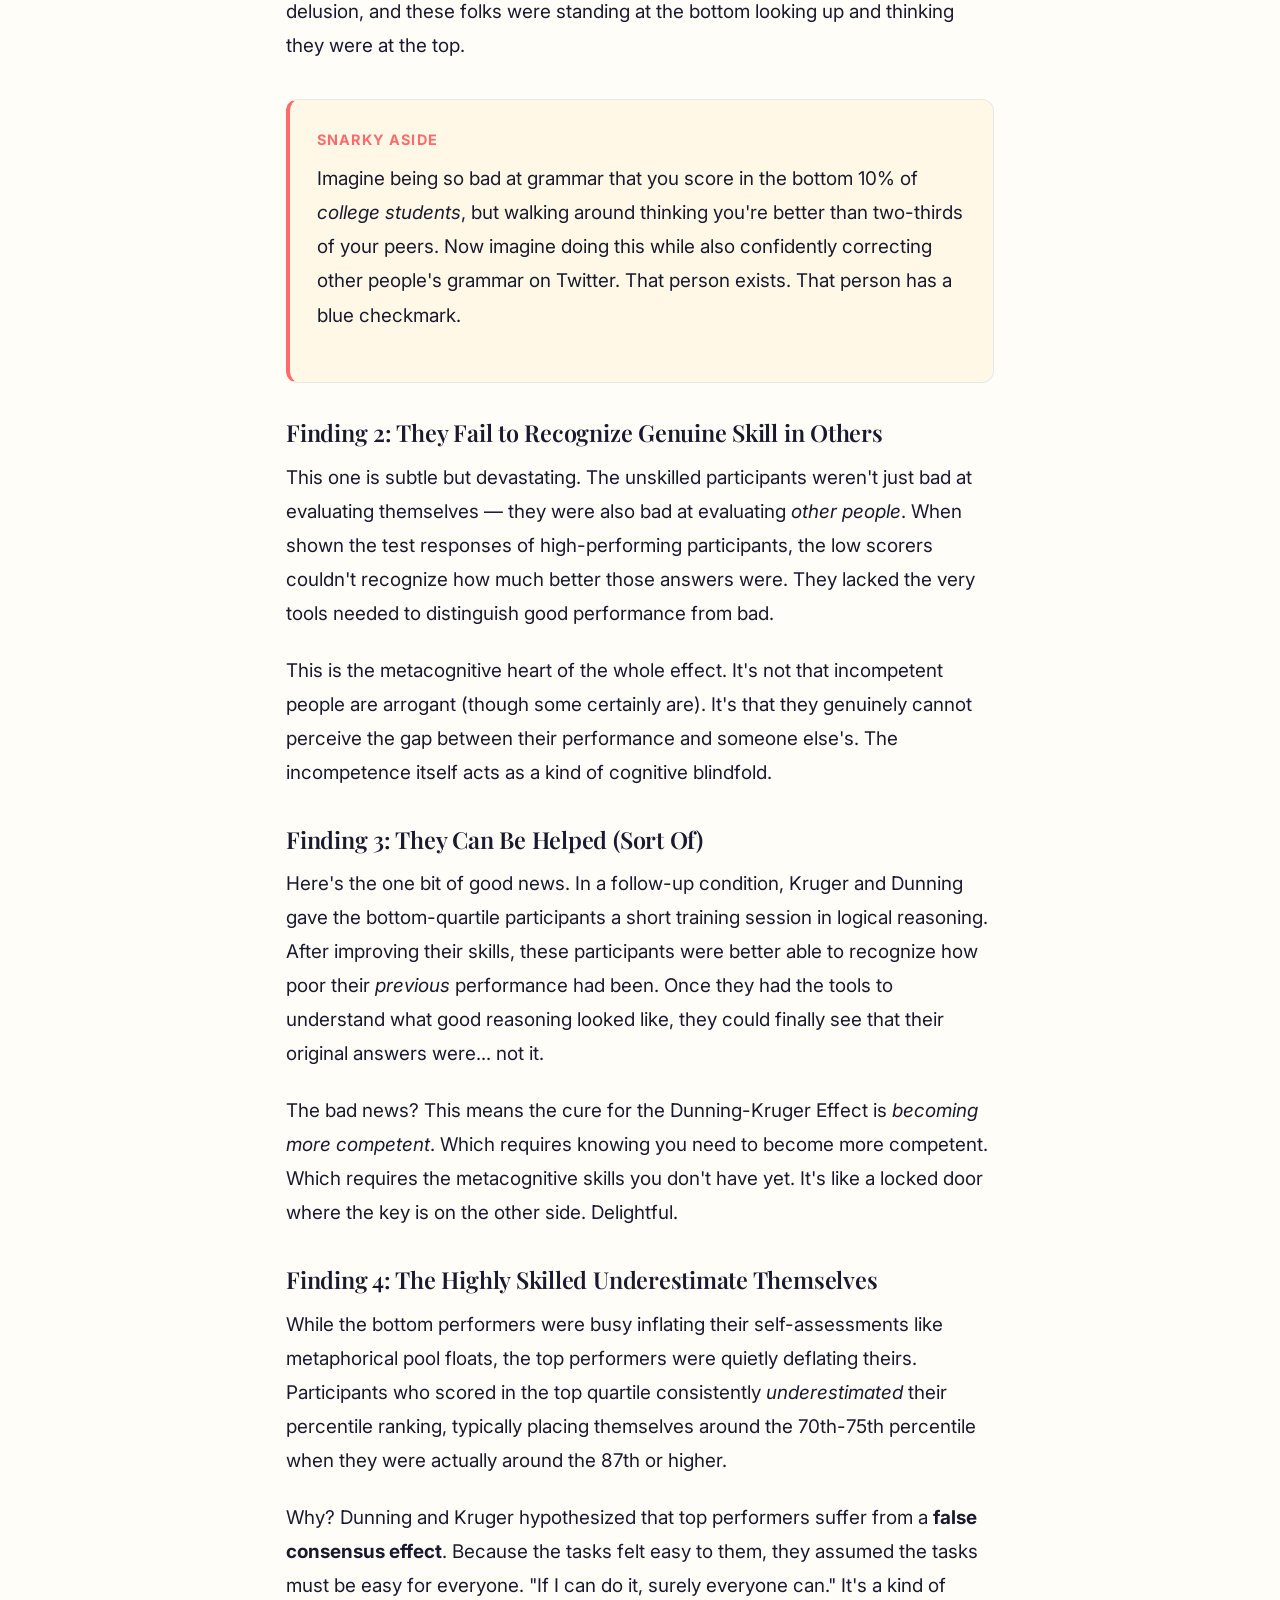
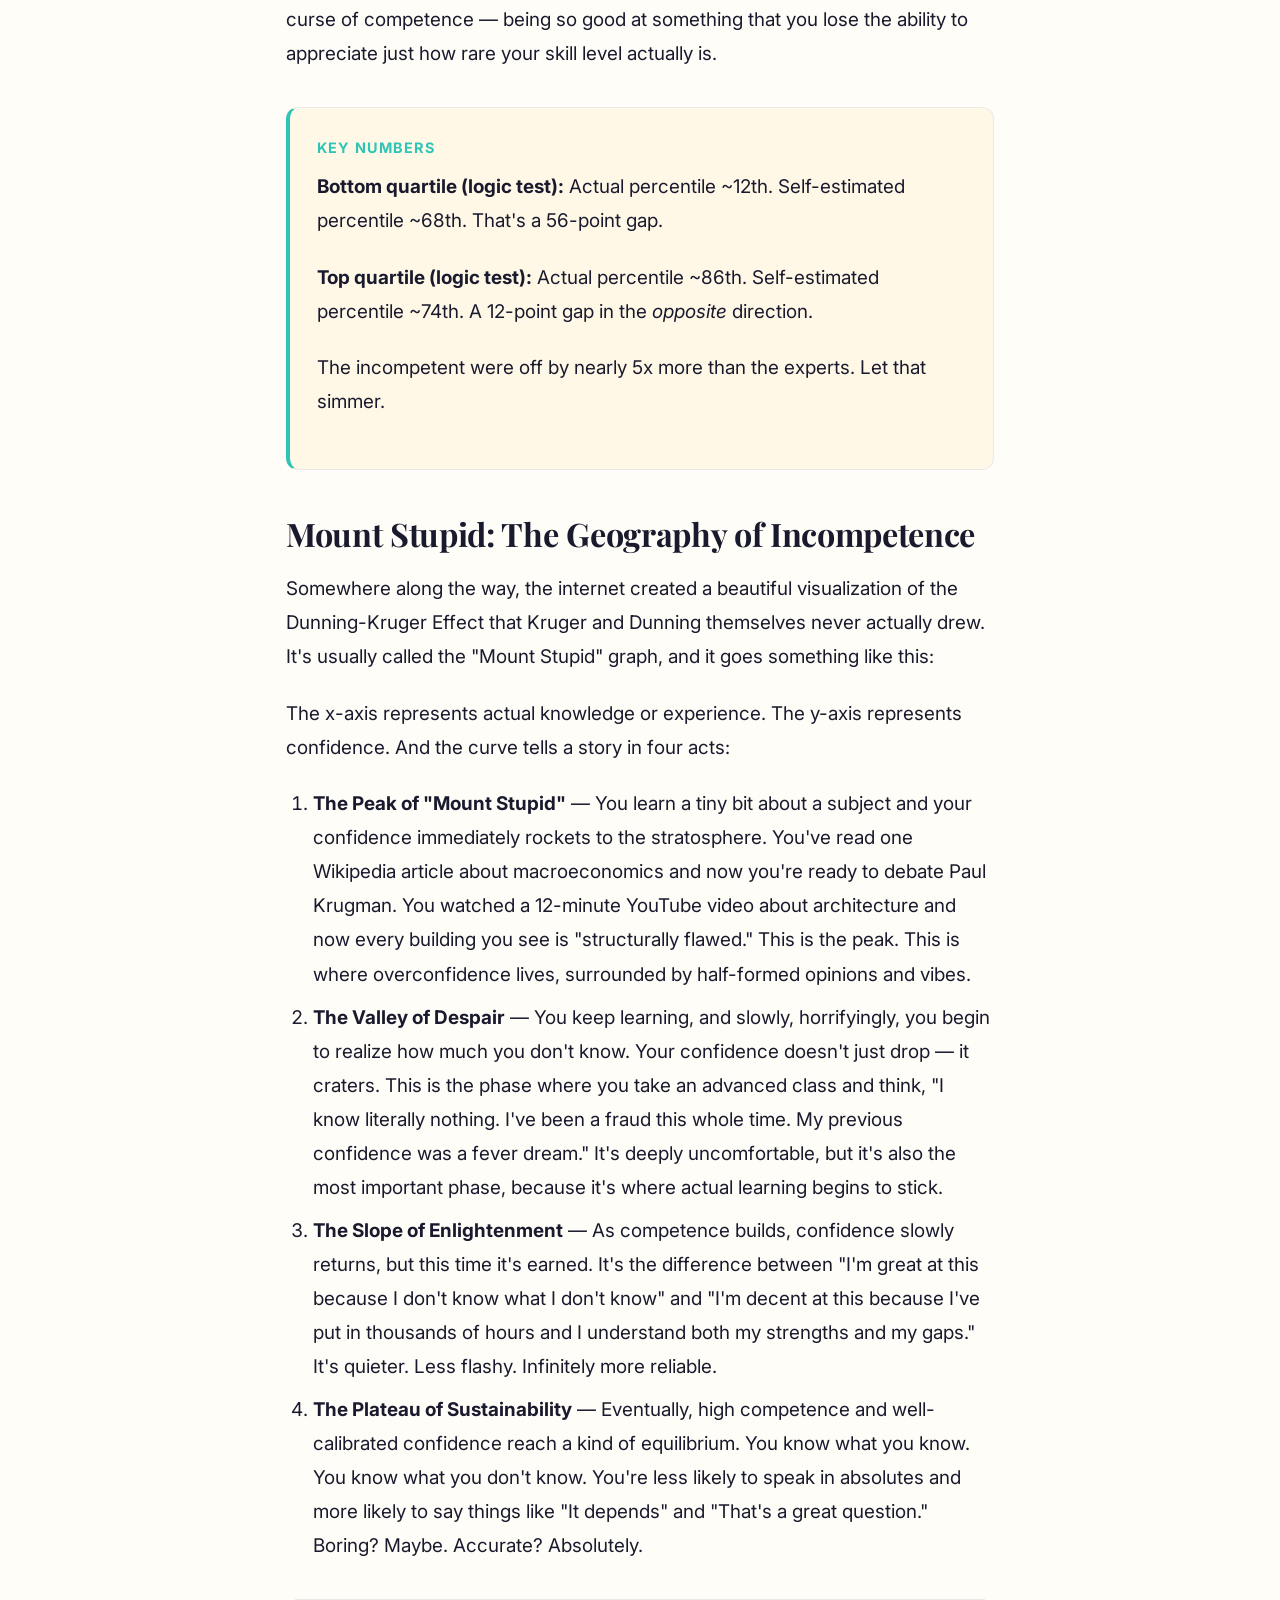
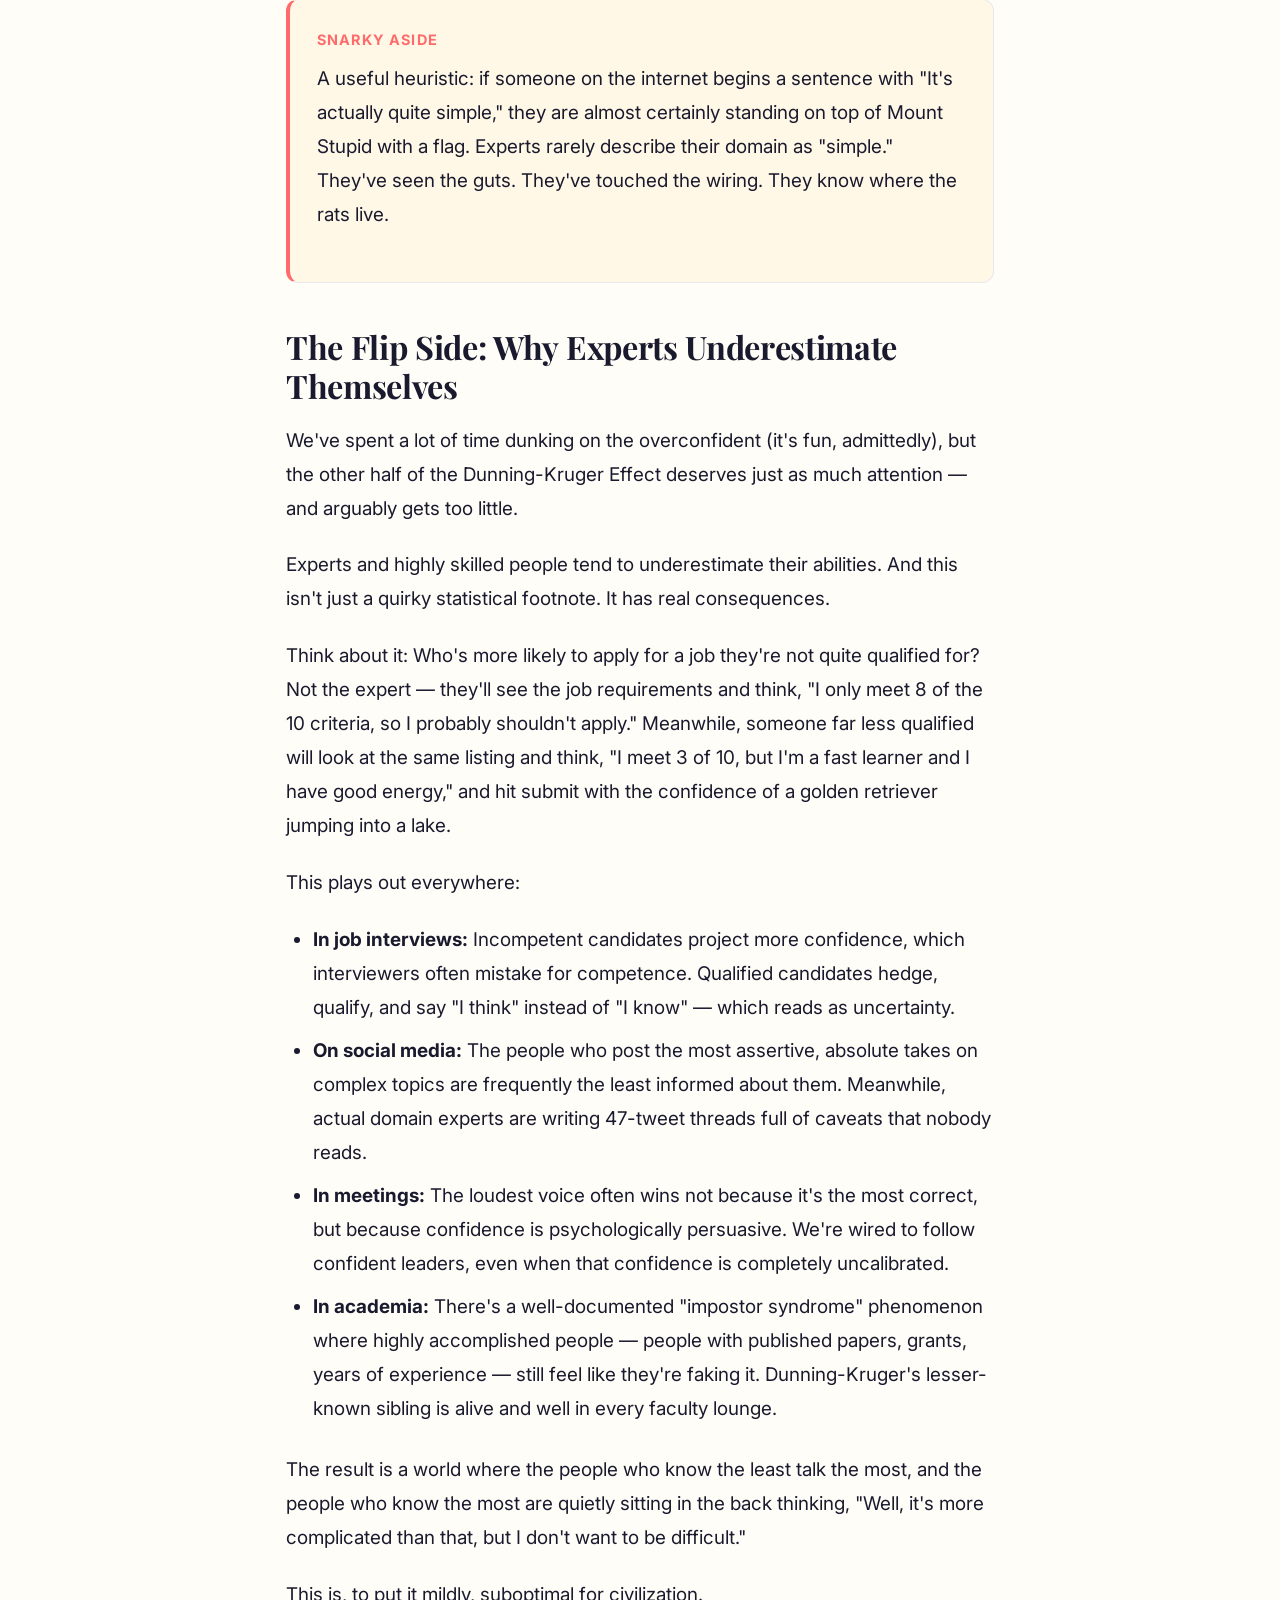
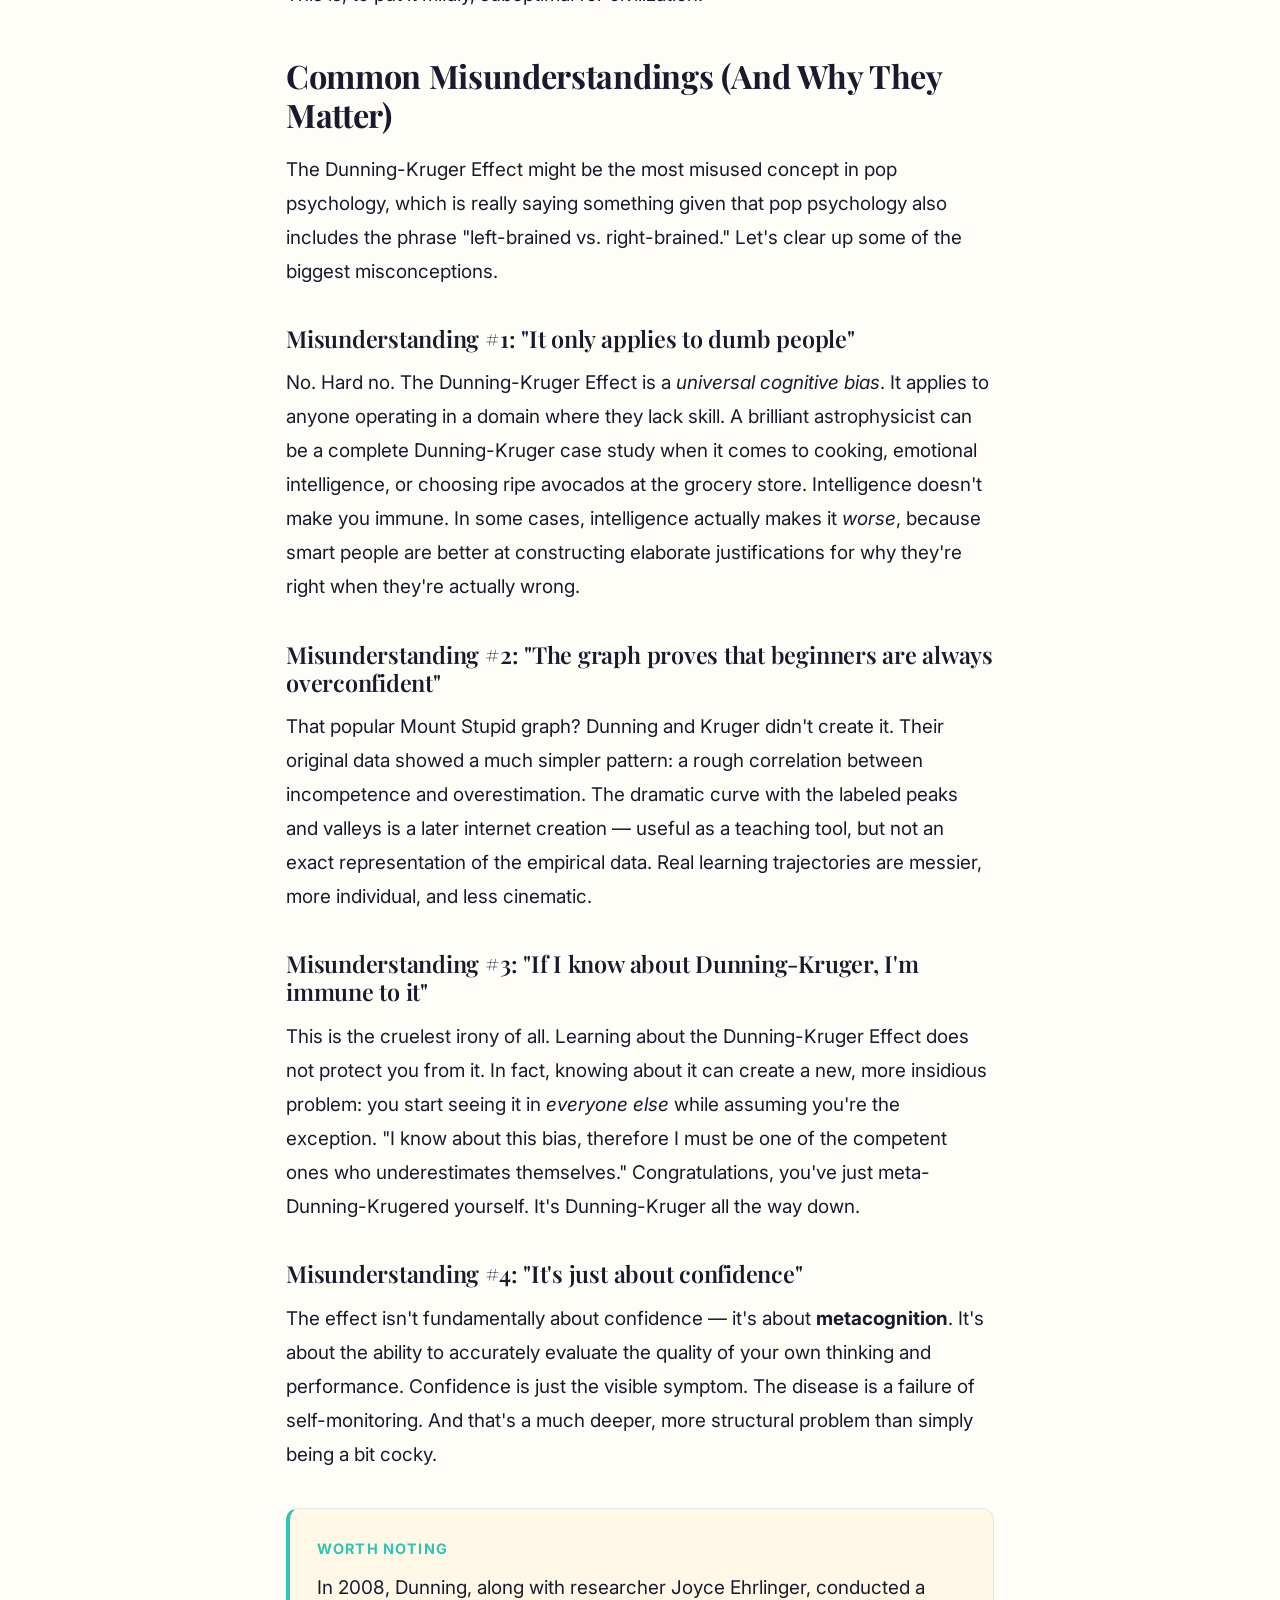
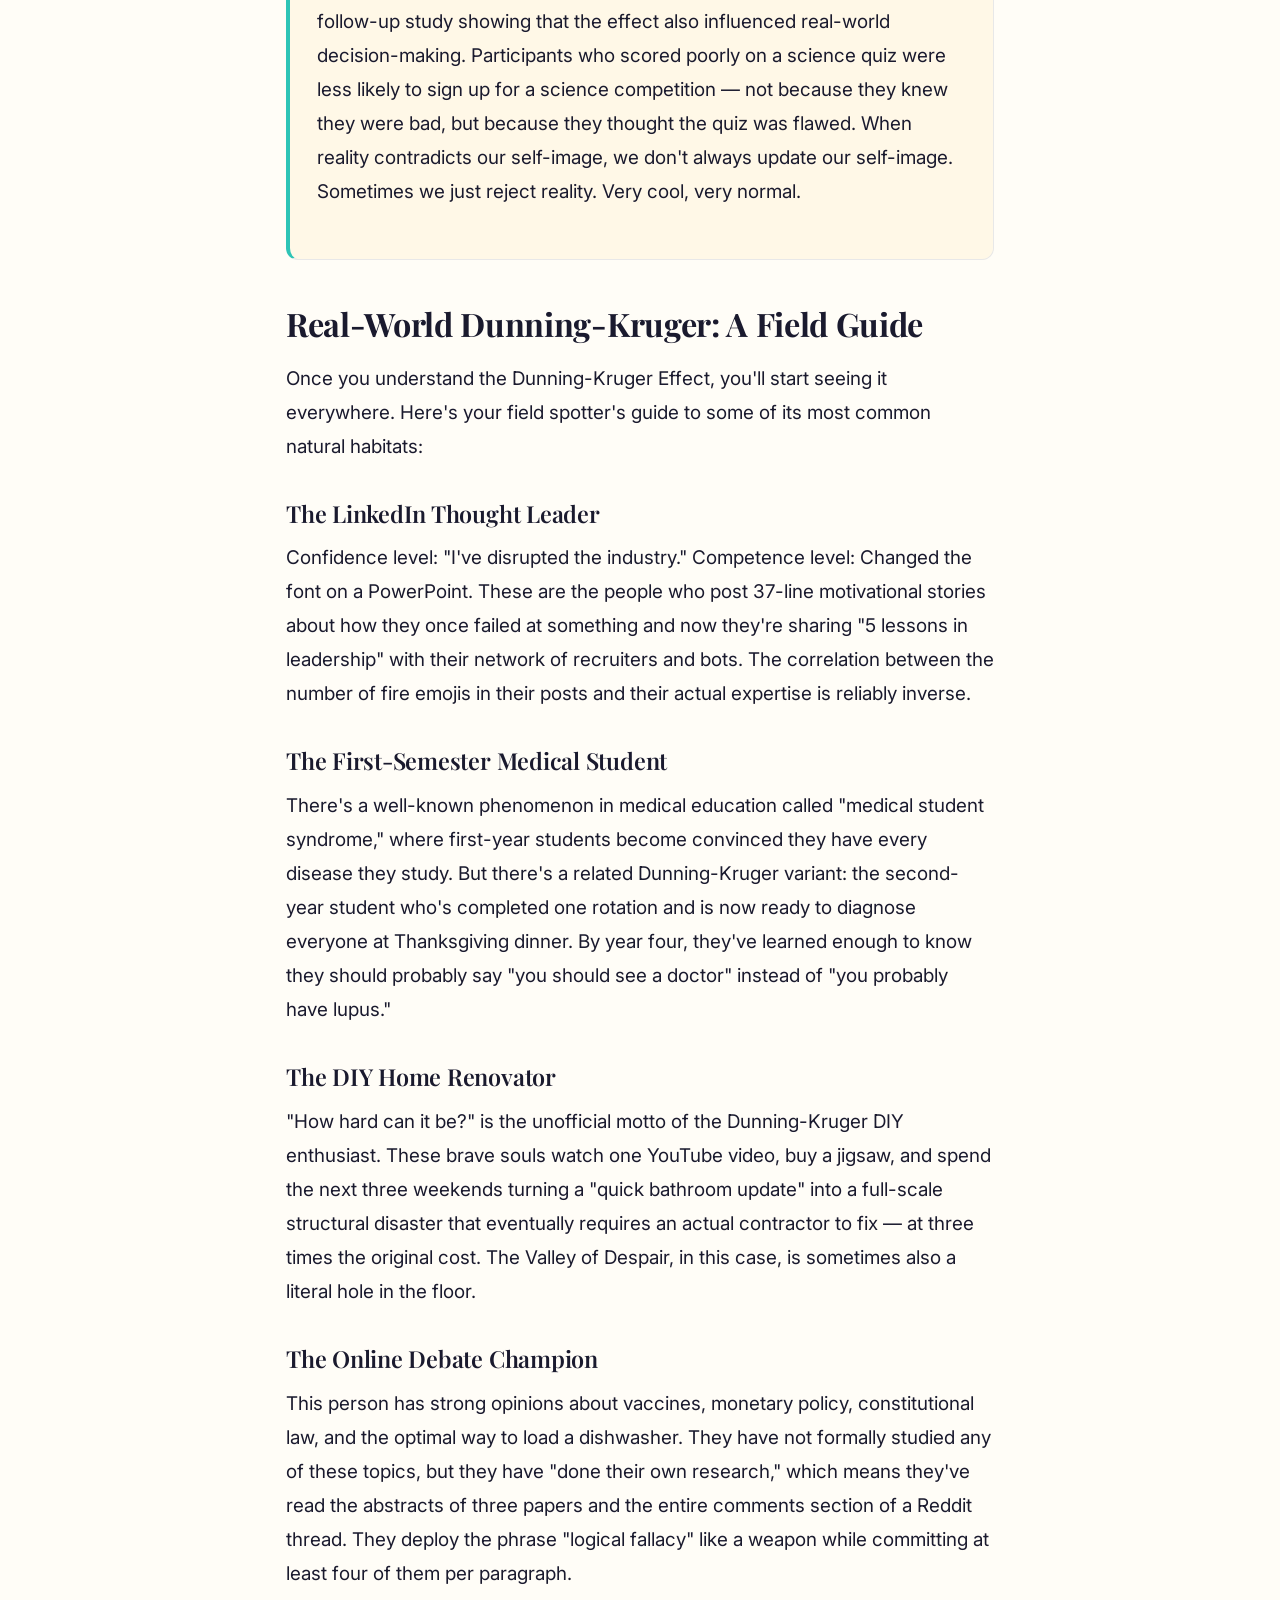
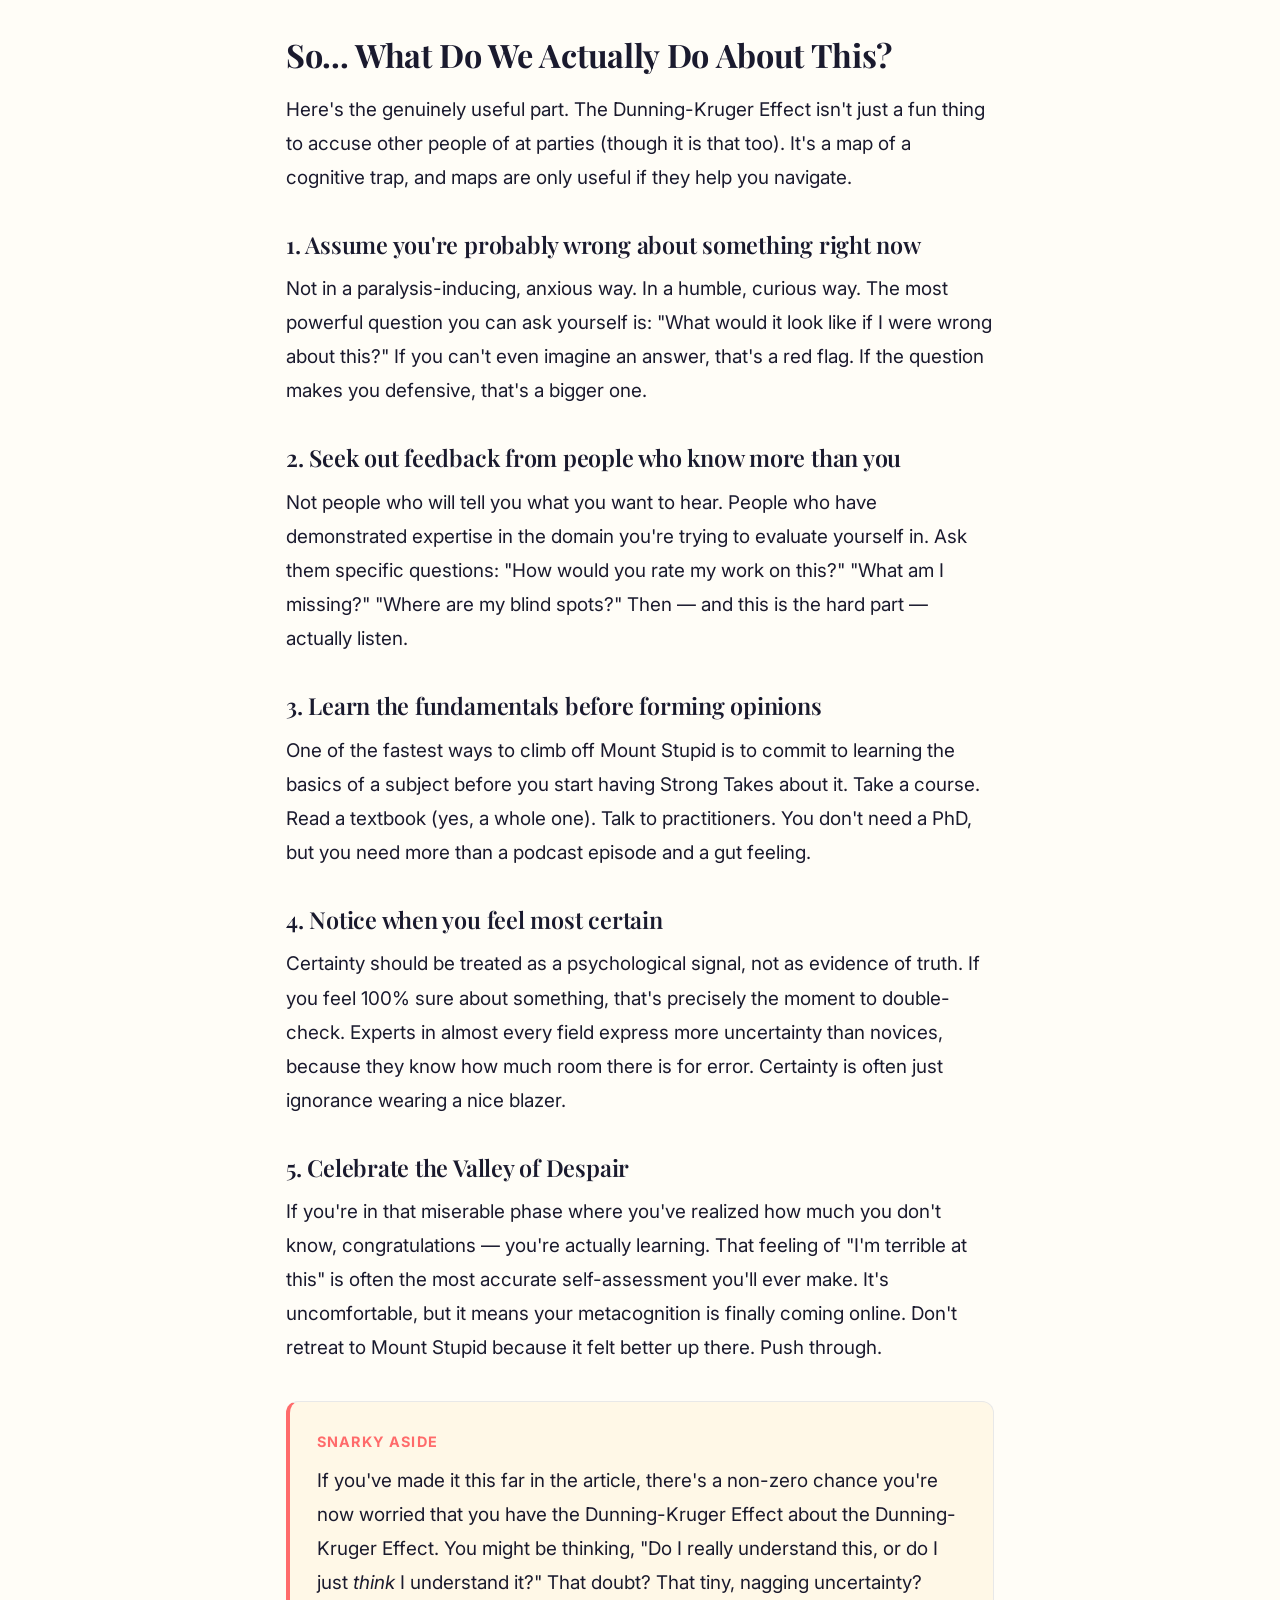
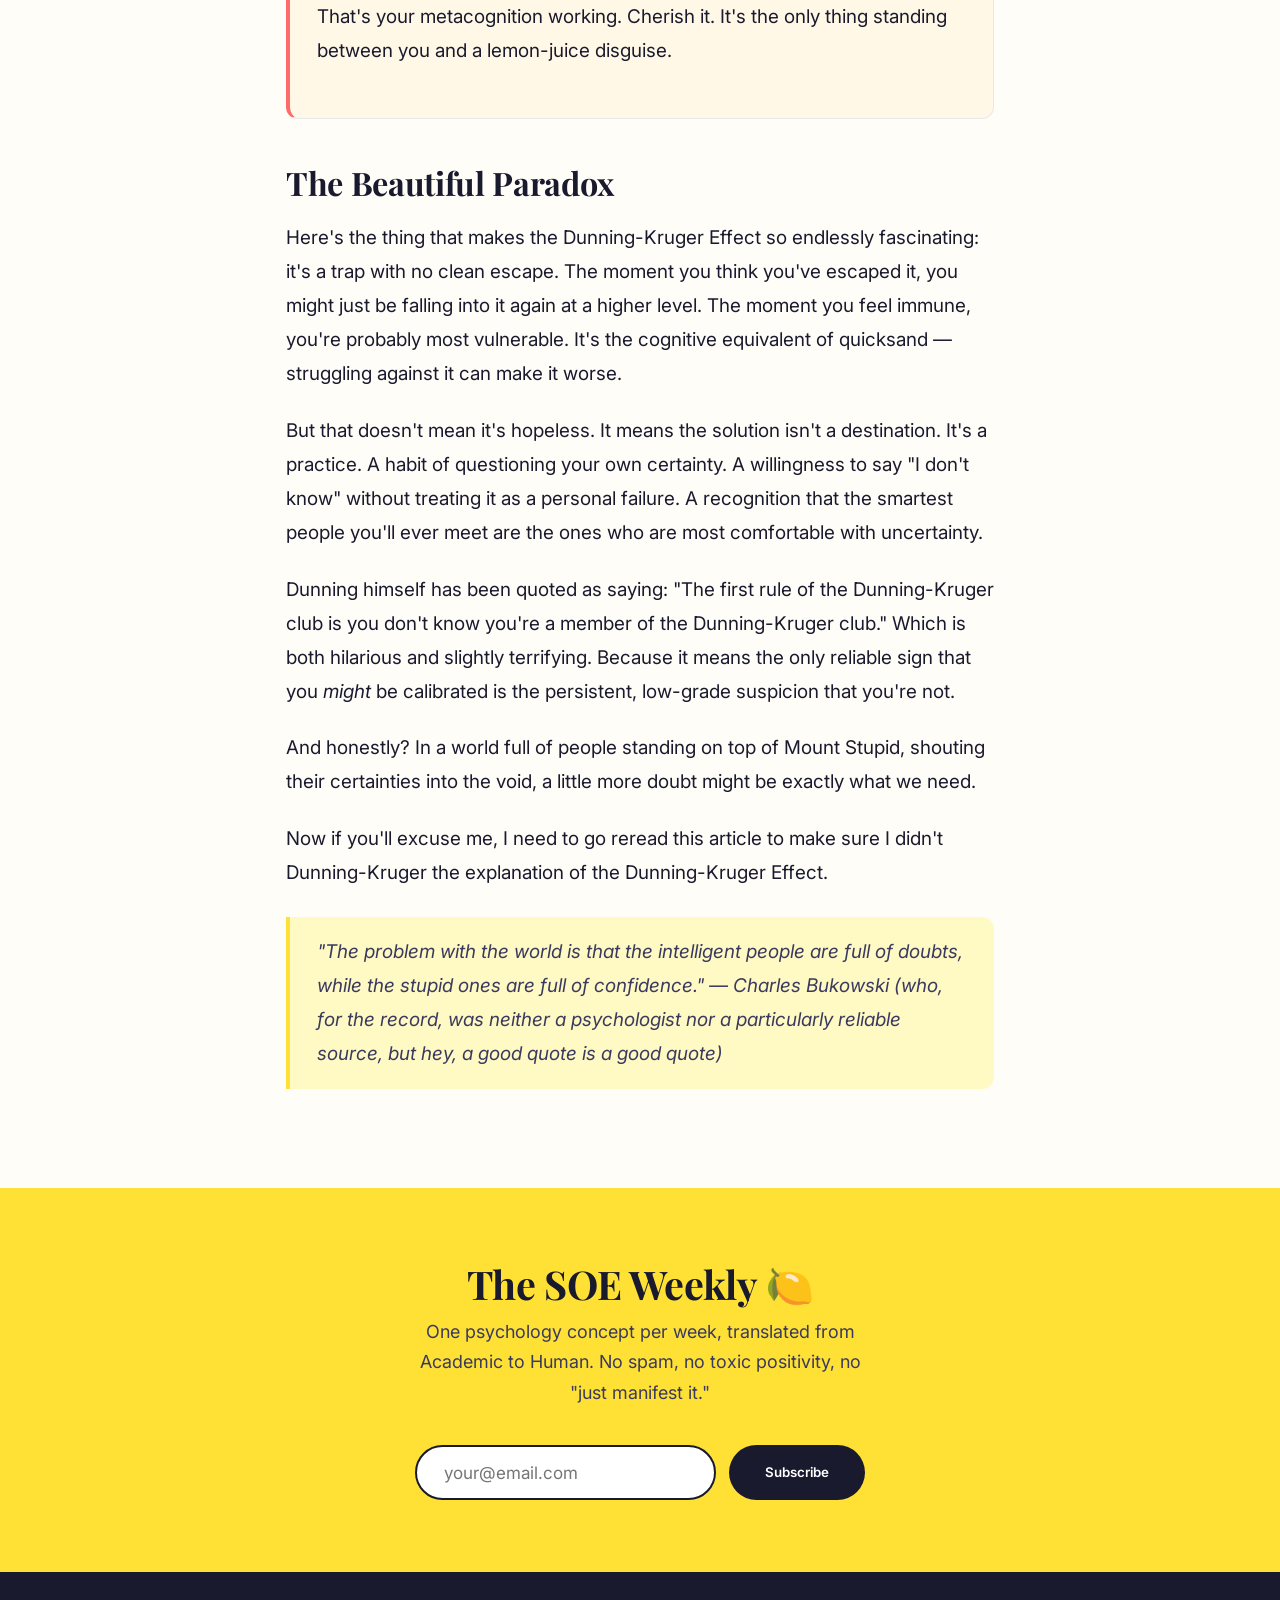
<file: blog/dunning-kruger.html>
<!DOCTYPE html>
<html lang="en">
<head>
  <meta charset="UTF-8">
  <meta name="viewport" content="width=device-width, initial-scale=1.0">
  <title>The Dunning-Kruger Effect — Science of Efficiency</title>
  <meta name="description" content="Why the least competent people are the most confident, explained with humor and actual science.">
  <link rel="preconnect" href="https://fonts.googleapis.com">
  <link rel="preconnect" href="https://fonts.gstatic.com" crossorigin>
  <link href="https://fonts.googleapis.com/css2?family=Inter:wght@400;500;600;700&family=Playfair+Display:wght@600;700;800&display=swap" rel="stylesheet">
  <link rel="stylesheet" href="../css/style.css">
  <link rel="icon" href="data:image/svg+xml,<svg xmlns=%22http://www.w3.org/2000/svg%22 viewBox=%220 0 100 100%22><text y=%22.9em%22 font-size=%2290%22>🍋</text></svg>">
</head>
<body>

  <!-- Navigation -->
  <nav class="nav">
    <div class="nav__inner">
      <a href="../index.html" class="nav__logo">
        <span>🍋</span> Science of Efficiency
      </a>
      <button class="nav__toggle" aria-label="Toggle menu" aria-expanded="false">
        <span></span><span></span><span></span>
      </button>
      <ul class="nav__links">
        <li><a href="../index.html">Home</a></li>
        <li><a href="../blog.html" class="active">Blog</a></li>
        <li><a href="../glossary.html">Psych Glossary</a></li>
        <li><a href="../about.html">About</a></li>
        <li><a href="../editor.html">Editor</a></li>
      </ul>
    </div>
  </nav>

  <!-- Article -->
  <article class="article">
    <div class="container--narrow">

      <a href="../blog.html" class="back-link">&larr; Back to Blog</a>

      <header class="article__header">
        <span class="article__tag">Deep Dive</span>
        <h1 class="article__title">The Dunning-Kruger Effect: A Love Letter to Confident Idiots</h1>
        <p class="article__subtitle">Why the least competent people are the most confident, and why reading this article might actually make you worse at estimating your own abilities.</p>
        <div class="article__meta">Mar 15, 2026 &middot; 10 min read</div>
      </header>

      <div class="article__content">

        <p>You know that person. The one at the dinner party who confidently explains geopolitics despite getting their news exclusively from memes. The coworker who insists they're a "people person" while making everyone within earshot consider faking their own death. The guy on YouTube who watched one documentary about quantum mechanics and now corrects physicists in the comments.</p>

        <p>These people aren't just annoying. They're <em>scientifically</em> annoying. And in 1999, two psychologists at Cornell University gave this phenomenon a name that would go on to become one of the most cited, most misunderstood, and most deliciously ironic concepts in all of psychology.</p>

        <p>Welcome to the Dunning-Kruger Effect. Buckle up. It's going to be a bumpy, overconfident ride.</p>

        <h2>Wait, What Actually Is It?</h2>

        <p>Let's start by clearing something up, because the internet has done to the Dunning-Kruger Effect what it does to most nuanced ideas: squashed it into a meme and called it a day.</p>

        <p>The popular version goes something like this: "Stupid people think they're smart." Which is... not wrong, exactly, but it's like describing the entire ocean as "wet." Technically correct. Catastrophically incomplete.</p>

        <p>The actual Dunning-Kruger Effect describes a <strong>cognitive bias in which people with limited competence in a particular domain significantly overestimate their own abilities in that domain</strong>. Meanwhile, people with high competence tend to <em>underestimate</em> theirs.</p>

        <p>Notice a few important things here:</p>

        <ul>
          <li><strong>It's domain-specific.</strong> You can be a Dunning-Kruger victim in cooking while being perfectly calibrated about your chess skills. It's not about being globally stupid. It's about being unskilled in a <em>specific area</em> and not knowing it.</li>
          <li><strong>It's about metacognition.</strong> The cruel twist is that the very skills you need to recognize your incompetence are the same skills you're missing. It's like needing glasses to find your glasses. Your brain is playing a cosmic prank on you and it's not even subtle about it.</li>
          <li><strong>It applies to everyone.</strong> Not just "other people." Not just that guy at the dinner party. You. Me. All of us, in different areas and at different times. If you're reading this thinking "Ha, I'm definitely not one of those people," then... well, we'll get to that.</li>
        </ul>

        <h2>The Original Study: How It All Began</h2>

        <p>The story of the Dunning-Kruger Effect begins, as all great psychology stories should, with a man who robbed two banks with lemon juice on his face.</p>

        <p>In 1995, a gentleman named McArthur Wheeler walked into two Pittsburgh banks in broad daylight and robbed them. No disguise. No mask. He was caught within hours because, shockingly, the security cameras recorded his fully visible face. When police showed him the surveillance footage, Wheeler was genuinely baffled. "But I wore the juice," he reportedly said.</p>

        <p>Wheeler had somehow convinced himself that rubbing lemon juice on his face would make him invisible to cameras, presumably because lemon juice can be used as invisible ink on paper. The logic, such as it was, went: lemon juice makes writing invisible, therefore lemon juice makes faces invisible. Flawless.</p>

        <div class="callout callout--snarky">
          <div class="callout__label">Snarky Aside</div>
          <p>To be fair, Wheeler did test his theory before the robbery. He smeared lemon juice on his face and took a selfie with a Polaroid camera. The photo came out blurry (probably because he accidentally pointed the camera at the ceiling), which he interpreted as confirmation that his lemon juice camouflage was working. This is a man who was so committed to being wrong that he ran a controlled experiment, botched the experiment, and then misinterpreted the results. Science!</p>
        </div>

        <p>This story caught the attention of David Dunning, a psychology professor at Cornell. He was struck not by Wheeler's incompetence per se, but by the <em>confidence</em> that accompanied it. Wheeler wasn't unsure about the lemon juice thing. He wasn't hedging his bets. He was all in. And that gap between ability and self-assessment &mdash; that was the interesting part.</p>

        <p>Dunning teamed up with his graduate student Justin Kruger, and together they designed what would become one of the most famous studies in social psychology.</p>

        <div class="callout callout--study">
          <div class="callout__label">The Study</div>
          <p><strong>Paper:</strong> "Unskilled and Unaware of It: How Difficulties in Recognizing One's Own Incompetence Lead to Inflated Self-Assessments"</p>
          <p><strong>Authors:</strong> Justin Kruger &amp; David Dunning</p>
          <p><strong>Published:</strong> 1999, <em>Journal of Personality and Social Psychology</em></p>
          <p><strong>Participants:</strong> Cornell University undergraduates (because who else would be available?)</p>
          <p><strong>Method:</strong> Across four studies, participants completed tests in three domains: logical reasoning (a 20-item test based on the Law School Admission Test), English grammar (a test from a prep guide &mdash; things like identifying correct sentence structure), and humor (rating how funny different jokes were, compared against ratings by professional comedians).</p>
          <p>After each test, participants were asked to estimate: (1) how their score compared to other participants (percentile ranking), (2) how many questions they got right, and (3) how they thought their ability compared to the average Cornell student.</p>
        </div>

        <p>Simple enough, right? Take a test, guess how you did. What could possibly go wrong?</p>

        <p>Everything. Everything could go wrong.</p>

        <h2>The Four Findings That Changed Everything</h2>

        <p>Kruger and Dunning identified four key findings, and each one is more delightfully painful than the last.</p>

        <h3>Finding 1: The Incompetent Dramatically Overestimate Themselves</h3>

        <p>Participants who scored in the bottom quartile (the bottom 25%) on the logic test estimated, on average, that they had performed in the <strong>62nd percentile</strong>. Let that sink in. People who were objectively among the worst performers thought they were solidly above average. Not slightly above average. <em>Well</em> above average.</p>

        <p>On the grammar test, bottom-quartile participants thought they were around the 67th percentile. Their actual average score was around the 10th percentile. That's not a small gap. That's a canyon. That's the Grand Canyon of self-delusion, and these folks were standing at the bottom looking up and thinking they were at the top.</p>

        <div class="callout callout--snarky">
          <div class="callout__label">Snarky Aside</div>
          <p>Imagine being so bad at grammar that you score in the bottom 10% of <em>college students</em>, but walking around thinking you're better than two-thirds of your peers. Now imagine doing this while also confidently correcting other people's grammar on Twitter. That person exists. That person has a blue checkmark.</p>
        </div>

        <h3>Finding 2: They Fail to Recognize Genuine Skill in Others</h3>

        <p>This one is subtle but devastating. The unskilled participants weren't just bad at evaluating themselves &mdash; they were also bad at evaluating <em>other people</em>. When shown the test responses of high-performing participants, the low scorers couldn't recognize how much better those answers were. They lacked the very tools needed to distinguish good performance from bad.</p>

        <p>This is the metacognitive heart of the whole effect. It's not that incompetent people are arrogant (though some certainly are). It's that they genuinely cannot perceive the gap between their performance and someone else's. The incompetence itself acts as a kind of cognitive blindfold.</p>

        <h3>Finding 3: They Can Be Helped (Sort Of)</h3>

        <p>Here's the one bit of good news. In a follow-up condition, Kruger and Dunning gave the bottom-quartile participants a short training session in logical reasoning. After improving their skills, these participants were better able to recognize how poor their <em>previous</em> performance had been. Once they had the tools to understand what good reasoning looked like, they could finally see that their original answers were... not it.</p>

        <p>The bad news? This means the cure for the Dunning-Kruger Effect is <em>becoming more competent</em>. Which requires knowing you need to become more competent. Which requires the metacognitive skills you don't have yet. It's like a locked door where the key is on the other side. Delightful.</p>

        <h3>Finding 4: The Highly Skilled Underestimate Themselves</h3>

        <p>While the bottom performers were busy inflating their self-assessments like metaphorical pool floats, the top performers were quietly deflating theirs. Participants who scored in the top quartile consistently <em>underestimated</em> their percentile ranking, typically placing themselves around the 70th-75th percentile when they were actually around the 87th or higher.</p>

        <p>Why? Dunning and Kruger hypothesized that top performers suffer from a <strong>false consensus effect</strong>. Because the tasks felt easy to them, they assumed the tasks must be easy for everyone. "If I can do it, surely everyone can." It's a kind of curse of competence &mdash; being so good at something that you lose the ability to appreciate just how rare your skill level actually is.</p>

        <div class="callout callout--study">
          <div class="callout__label">Key Numbers</div>
          <p><strong>Bottom quartile (logic test):</strong> Actual percentile ~12th. Self-estimated percentile ~68th. That's a 56-point gap.</p>
          <p><strong>Top quartile (logic test):</strong> Actual percentile ~86th. Self-estimated percentile ~74th. A 12-point gap in the <em>opposite</em> direction.</p>
          <p>The incompetent were off by nearly 5x more than the experts. Let that simmer.</p>
        </div>

        <h2>Mount Stupid: The Geography of Incompetence</h2>

        <p>Somewhere along the way, the internet created a beautiful visualization of the Dunning-Kruger Effect that Kruger and Dunning themselves never actually drew. It's usually called the "Mount Stupid" graph, and it goes something like this:</p>

        <p>The x-axis represents actual knowledge or experience. The y-axis represents confidence. And the curve tells a story in four acts:</p>

        <ol>
          <li><strong>The Peak of "Mount Stupid"</strong> &mdash; You learn a tiny bit about a subject and your confidence immediately rockets to the stratosphere. You've read one Wikipedia article about macroeconomics and now you're ready to debate Paul Krugman. You watched a 12-minute YouTube video about architecture and now every building you see is "structurally flawed." This is the peak. This is where overconfidence lives, surrounded by half-formed opinions and vibes.</li>
          <li><strong>The Valley of Despair</strong> &mdash; You keep learning, and slowly, horrifyingly, you begin to realize how much you don't know. Your confidence doesn't just drop &mdash; it craters. This is the phase where you take an advanced class and think, "I know literally nothing. I've been a fraud this whole time. My previous confidence was a fever dream." It's deeply uncomfortable, but it's also the most important phase, because it's where actual learning begins to stick.</li>
          <li><strong>The Slope of Enlightenment</strong> &mdash; As competence builds, confidence slowly returns, but this time it's earned. It's the difference between "I'm great at this because I don't know what I don't know" and "I'm decent at this because I've put in thousands of hours and I understand both my strengths and my gaps." It's quieter. Less flashy. Infinitely more reliable.</li>
          <li><strong>The Plateau of Sustainability</strong> &mdash; Eventually, high competence and well-calibrated confidence reach a kind of equilibrium. You know what you know. You know what you don't know. You're less likely to speak in absolutes and more likely to say things like "It depends" and "That's a great question." Boring? Maybe. Accurate? Absolutely.</li>
        </ol>

        <div class="callout callout--snarky">
          <div class="callout__label">Snarky Aside</div>
          <p>A useful heuristic: if someone on the internet begins a sentence with "It's actually quite simple," they are almost certainly standing on top of Mount Stupid with a flag. Experts rarely describe their domain as "simple." They've seen the guts. They've touched the wiring. They know where the rats live.</p>
        </div>

        <h2>The Flip Side: Why Experts Underestimate Themselves</h2>

        <p>We've spent a lot of time dunking on the overconfident (it's fun, admittedly), but the other half of the Dunning-Kruger Effect deserves just as much attention &mdash; and arguably gets too little.</p>

        <p>Experts and highly skilled people tend to underestimate their abilities. And this isn't just a quirky statistical footnote. It has real consequences.</p>

        <p>Think about it: Who's more likely to apply for a job they're not quite qualified for? Not the expert &mdash; they'll see the job requirements and think, "I only meet 8 of the 10 criteria, so I probably shouldn't apply." Meanwhile, someone far less qualified will look at the same listing and think, "I meet 3 of 10, but I'm a fast learner and I have good energy," and hit submit with the confidence of a golden retriever jumping into a lake.</p>

        <p>This plays out everywhere:</p>

        <ul>
          <li><strong>In job interviews:</strong> Incompetent candidates project more confidence, which interviewers often mistake for competence. Qualified candidates hedge, qualify, and say "I think" instead of "I know" &mdash; which reads as uncertainty.</li>
          <li><strong>On social media:</strong> The people who post the most assertive, absolute takes on complex topics are frequently the least informed about them. Meanwhile, actual domain experts are writing 47-tweet threads full of caveats that nobody reads.</li>
          <li><strong>In meetings:</strong> The loudest voice often wins not because it's the most correct, but because confidence is psychologically persuasive. We're wired to follow confident leaders, even when that confidence is completely uncalibrated.</li>
          <li><strong>In academia:</strong> There's a well-documented "impostor syndrome" phenomenon where highly accomplished people &mdash; people with published papers, grants, years of experience &mdash; still feel like they're faking it. Dunning-Kruger's lesser-known sibling is alive and well in every faculty lounge.</li>
        </ul>

        <p>The result is a world where the people who know the least talk the most, and the people who know the most are quietly sitting in the back thinking, "Well, it's more complicated than that, but I don't want to be difficult."</p>

        <p>This is, to put it mildly, suboptimal for civilization.</p>

        <h2>Common Misunderstandings (And Why They Matter)</h2>

        <p>The Dunning-Kruger Effect might be the most misused concept in pop psychology, which is really saying something given that pop psychology also includes the phrase "left-brained vs. right-brained." Let's clear up some of the biggest misconceptions.</p>

        <h3>Misunderstanding #1: "It only applies to dumb people"</h3>

        <p>No. Hard no. The Dunning-Kruger Effect is a <em>universal cognitive bias</em>. It applies to anyone operating in a domain where they lack skill. A brilliant astrophysicist can be a complete Dunning-Kruger case study when it comes to cooking, emotional intelligence, or choosing ripe avocados at the grocery store. Intelligence doesn't make you immune. In some cases, intelligence actually makes it <em>worse</em>, because smart people are better at constructing elaborate justifications for why they're right when they're actually wrong.</p>

        <h3>Misunderstanding #2: "The graph proves that beginners are always overconfident"</h3>

        <p>That popular Mount Stupid graph? Dunning and Kruger didn't create it. Their original data showed a much simpler pattern: a rough correlation between incompetence and overestimation. The dramatic curve with the labeled peaks and valleys is a later internet creation &mdash; useful as a teaching tool, but not an exact representation of the empirical data. Real learning trajectories are messier, more individual, and less cinematic.</p>

        <h3>Misunderstanding #3: "If I know about Dunning-Kruger, I'm immune to it"</h3>

        <p>This is the cruelest irony of all. Learning about the Dunning-Kruger Effect does not protect you from it. In fact, knowing about it can create a new, more insidious problem: you start seeing it in <em>everyone else</em> while assuming you're the exception. "I know about this bias, therefore I must be one of the competent ones who underestimates themselves." Congratulations, you've just meta-Dunning-Krugered yourself. It's Dunning-Kruger all the way down.</p>

        <h3>Misunderstanding #4: "It's just about confidence"</h3>

        <p>The effect isn't fundamentally about confidence &mdash; it's about <strong>metacognition</strong>. It's about the ability to accurately evaluate the quality of your own thinking and performance. Confidence is just the visible symptom. The disease is a failure of self-monitoring. And that's a much deeper, more structural problem than simply being a bit cocky.</p>

        <div class="callout callout--study">
          <div class="callout__label">Worth Noting</div>
          <p>In 2008, Dunning, along with researcher Joyce Ehrlinger, conducted a follow-up study showing that the effect also influenced real-world decision-making. Participants who scored poorly on a science quiz were less likely to sign up for a science competition &mdash; not because they knew they were bad, but because they thought the quiz was flawed. When reality contradicts our self-image, we don't always update our self-image. Sometimes we just reject reality. Very cool, very normal.</p>
        </div>

        <h2>Real-World Dunning-Kruger: A Field Guide</h2>

        <p>Once you understand the Dunning-Kruger Effect, you'll start seeing it everywhere. Here's your field spotter's guide to some of its most common natural habitats:</p>

        <h3>The LinkedIn Thought Leader</h3>
        <p>Confidence level: "I've disrupted the industry." Competence level: Changed the font on a PowerPoint. These are the people who post 37-line motivational stories about how they once failed at something and now they're sharing "5 lessons in leadership" with their network of recruiters and bots. The correlation between the number of fire emojis in their posts and their actual expertise is reliably inverse.</p>

        <h3>The First-Semester Medical Student</h3>
        <p>There's a well-known phenomenon in medical education called "medical student syndrome," where first-year students become convinced they have every disease they study. But there's a related Dunning-Kruger variant: the second-year student who's completed one rotation and is now ready to diagnose everyone at Thanksgiving dinner. By year four, they've learned enough to know they should probably say "you should see a doctor" instead of "you probably have lupus."</p>

        <h3>The DIY Home Renovator</h3>
        <p>"How hard can it be?" is the unofficial motto of the Dunning-Kruger DIY enthusiast. These brave souls watch one YouTube video, buy a jigsaw, and spend the next three weekends turning a "quick bathroom update" into a full-scale structural disaster that eventually requires an actual contractor to fix &mdash; at three times the original cost. The Valley of Despair, in this case, is sometimes also a literal hole in the floor.</p>

        <h3>The Online Debate Champion</h3>
        <p>This person has strong opinions about vaccines, monetary policy, constitutional law, and the optimal way to load a dishwasher. They have not formally studied any of these topics, but they have "done their own research," which means they've read the abstracts of three papers and the entire comments section of a Reddit thread. They deploy the phrase "logical fallacy" like a weapon while committing at least four of them per paragraph.</p>

        <h2>So... What Do We Actually Do About This?</h2>

        <p>Here's the genuinely useful part. The Dunning-Kruger Effect isn't just a fun thing to accuse other people of at parties (though it is that too). It's a map of a cognitive trap, and maps are only useful if they help you navigate.</p>

        <h3>1. Assume you're probably wrong about something right now</h3>
        <p>Not in a paralysis-inducing, anxious way. In a humble, curious way. The most powerful question you can ask yourself is: "What would it look like if I were wrong about this?" If you can't even imagine an answer, that's a red flag. If the question makes you defensive, that's a bigger one.</p>

        <h3>2. Seek out feedback from people who know more than you</h3>
        <p>Not people who will tell you what you want to hear. People who have demonstrated expertise in the domain you're trying to evaluate yourself in. Ask them specific questions: "How would you rate my work on this?" "What am I missing?" "Where are my blind spots?" Then &mdash; and this is the hard part &mdash; actually listen.</p>

        <h3>3. Learn the fundamentals before forming opinions</h3>
        <p>One of the fastest ways to climb off Mount Stupid is to commit to learning the basics of a subject before you start having Strong Takes about it. Take a course. Read a textbook (yes, a whole one). Talk to practitioners. You don't need a PhD, but you need more than a podcast episode and a gut feeling.</p>

        <h3>4. Notice when you feel most certain</h3>
        <p>Certainty should be treated as a psychological signal, not as evidence of truth. If you feel 100% sure about something, that's precisely the moment to double-check. Experts in almost every field express more uncertainty than novices, because they know how much room there is for error. Certainty is often just ignorance wearing a nice blazer.</p>

        <h3>5. Celebrate the Valley of Despair</h3>
        <p>If you're in that miserable phase where you've realized how much you don't know, congratulations &mdash; you're actually learning. That feeling of "I'm terrible at this" is often the most accurate self-assessment you'll ever make. It's uncomfortable, but it means your metacognition is finally coming online. Don't retreat to Mount Stupid because it felt better up there. Push through.</p>

        <div class="callout callout--snarky">
          <div class="callout__label">Snarky Aside</div>
          <p>If you've made it this far in the article, there's a non-zero chance you're now worried that you have the Dunning-Kruger Effect about the Dunning-Kruger Effect. You might be thinking, "Do I really understand this, or do I just <em>think</em> I understand it?" That doubt? That tiny, nagging uncertainty? That's your metacognition working. Cherish it. It's the only thing standing between you and a lemon-juice disguise.</p>
        </div>

        <h2>The Beautiful Paradox</h2>

        <p>Here's the thing that makes the Dunning-Kruger Effect so endlessly fascinating: it's a trap with no clean escape. The moment you think you've escaped it, you might just be falling into it again at a higher level. The moment you feel immune, you're probably most vulnerable. It's the cognitive equivalent of quicksand &mdash; struggling against it can make it worse.</p>

        <p>But that doesn't mean it's hopeless. It means the solution isn't a destination. It's a practice. A habit of questioning your own certainty. A willingness to say "I don't know" without treating it as a personal failure. A recognition that the smartest people you'll ever meet are the ones who are most comfortable with uncertainty.</p>

        <p>Dunning himself has been quoted as saying: "The first rule of the Dunning-Kruger club is you don't know you're a member of the Dunning-Kruger club." Which is both hilarious and slightly terrifying. Because it means the only reliable sign that you <em>might</em> be calibrated is the persistent, low-grade suspicion that you're not.</p>

        <p>And honestly? In a world full of people standing on top of Mount Stupid, shouting their certainties into the void, a little more doubt might be exactly what we need.</p>

        <p>Now if you'll excuse me, I need to go reread this article to make sure I didn't Dunning-Kruger the explanation of the Dunning-Kruger Effect.</p>

        <blockquote>"The problem with the world is that the intelligent people are full of doubts, while the stupid ones are full of confidence." &mdash; Charles Bukowski (who, for the record, was neither a psychologist nor a particularly reliable source, but hey, a good quote is a good quote)</blockquote>

      </div>
    </div>
  </article>

  <!-- Newsletter -->
  <section class="newsletter">
    <div class="container">
      <h2>The SOE Weekly 🍋</h2>
      <p>One psychology concept per week, translated from Academic to Human. No spam, no toxic positivity, no "just manifest it."</p>
      <form class="newsletter__form">
        <input type="email" class="newsletter__input" placeholder="your@email.com" required>
        <button type="submit" class="newsletter__btn">Subscribe</button>
      </form>
    </div>
  </section>

  <!-- Footer -->
  <footer class="footer">
    <div class="container">
      <ul class="footer__links">
        <li><a href="../index.html">Home</a></li>
        <li><a href="../blog.html">Blog</a></li>
        <li><a href="../glossary.html">Glossary</a></li>
        <li><a href="../about.html">About</a></li>
      </ul>
      <p>🍋 Science of Efficiency — Practical Psychology for Humans</p>
      <p style="margin-top: 0.5rem;">&copy; 2026. Made with curiosity and mild irreverence.</p>
    </div>
  </footer>

  <script src="../js/main.js"></script>
</body>
</html>
</file>
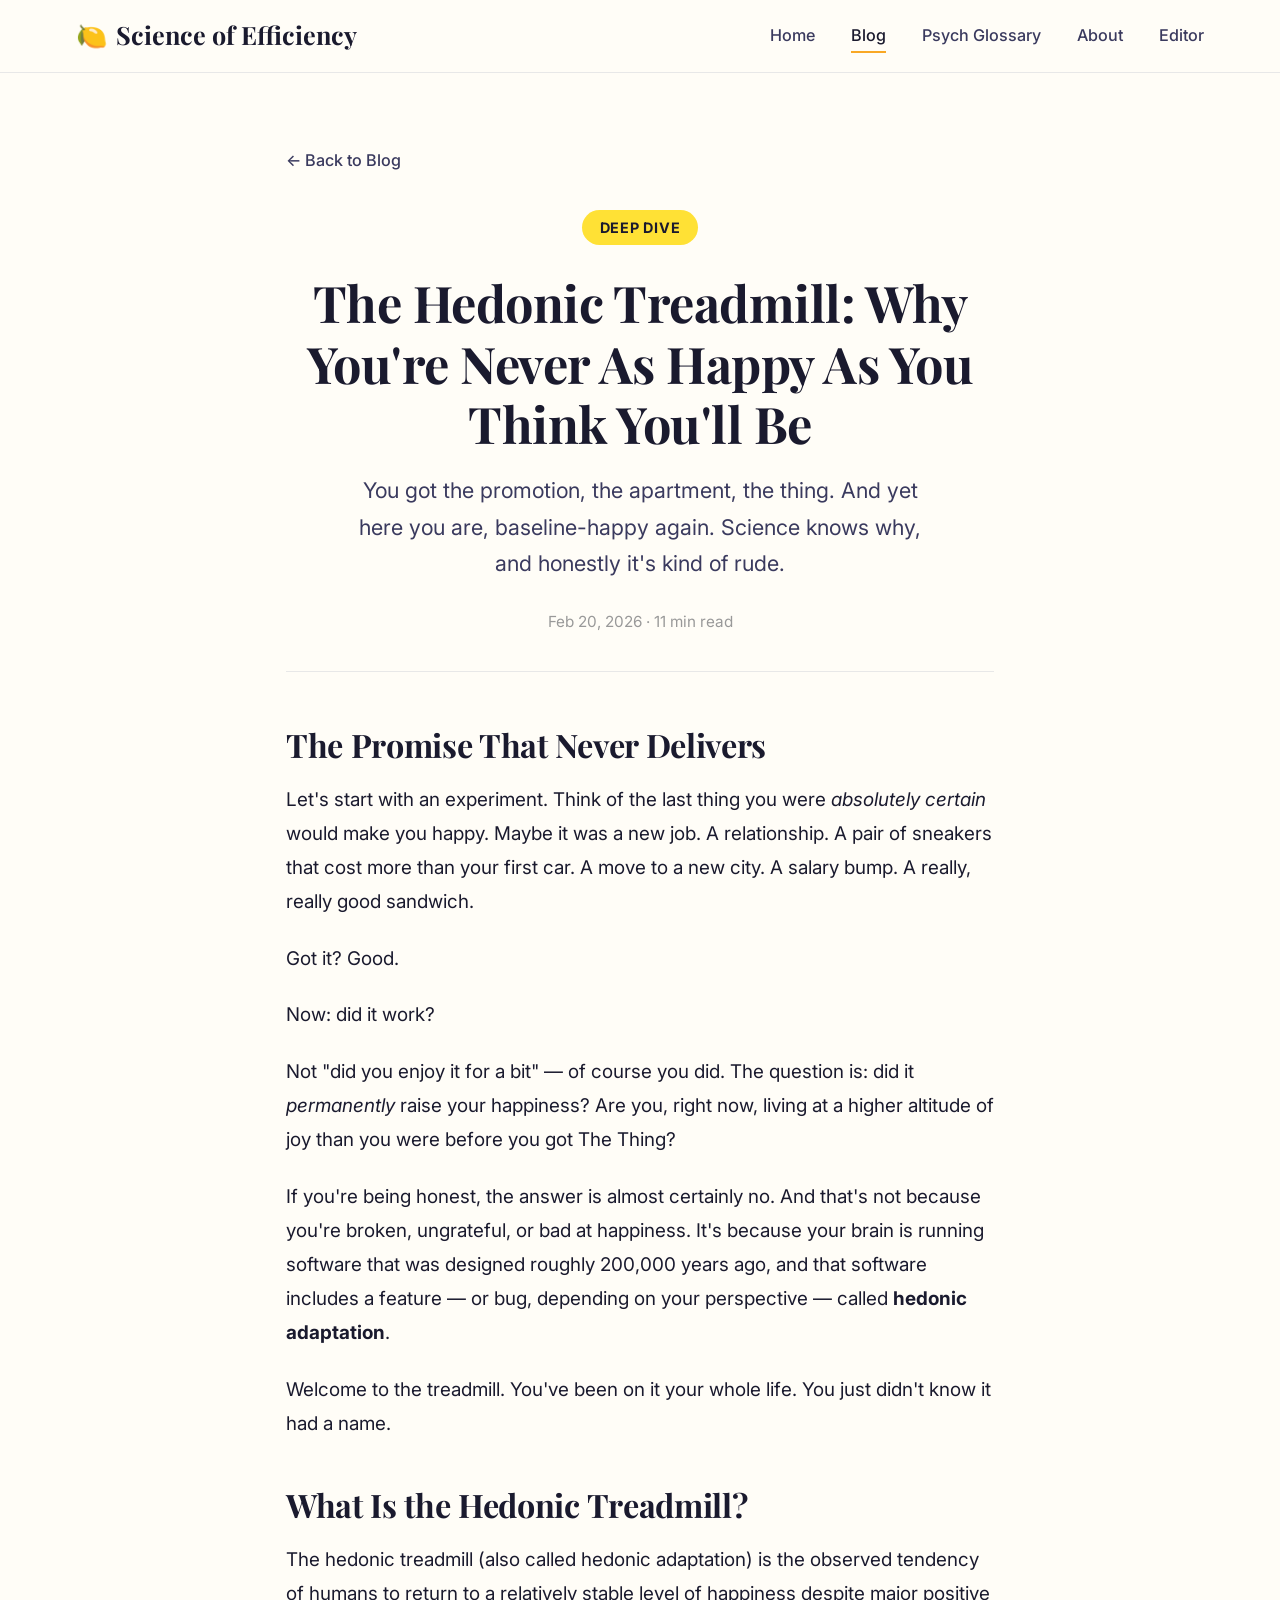
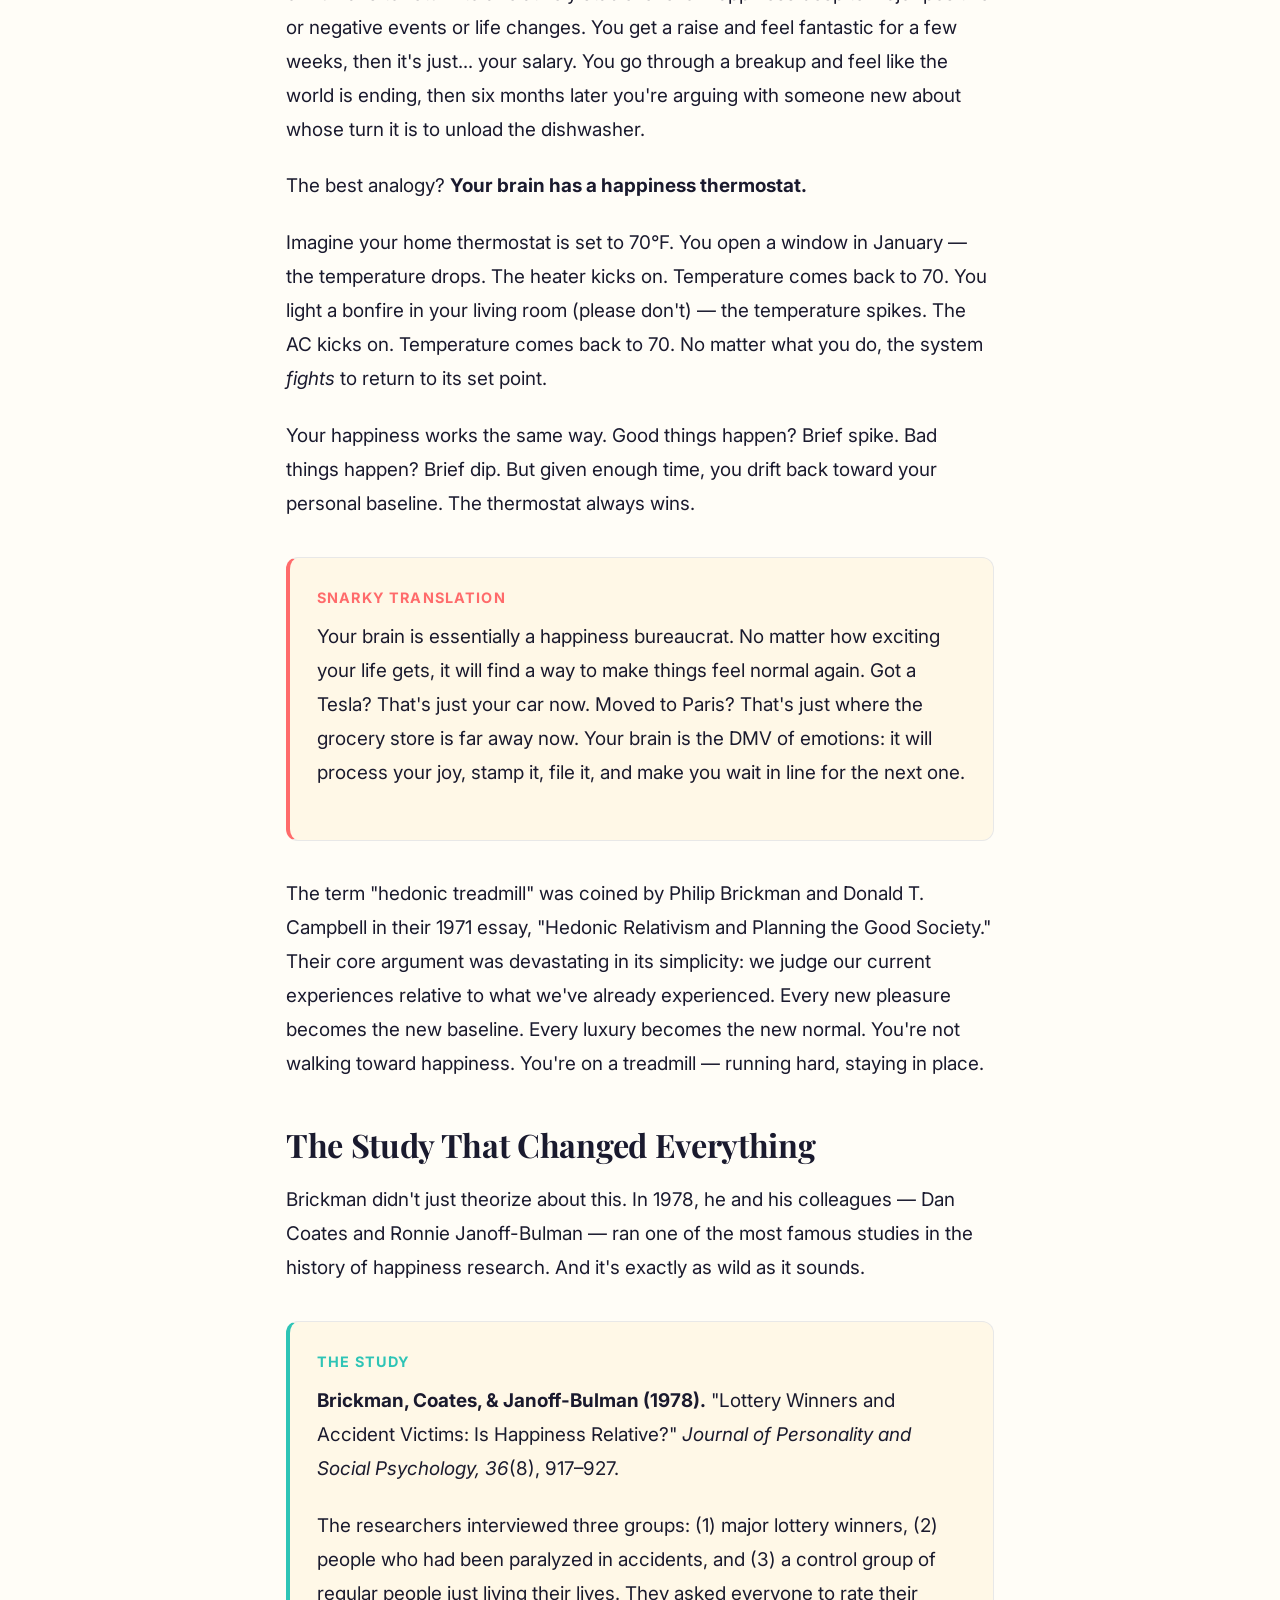
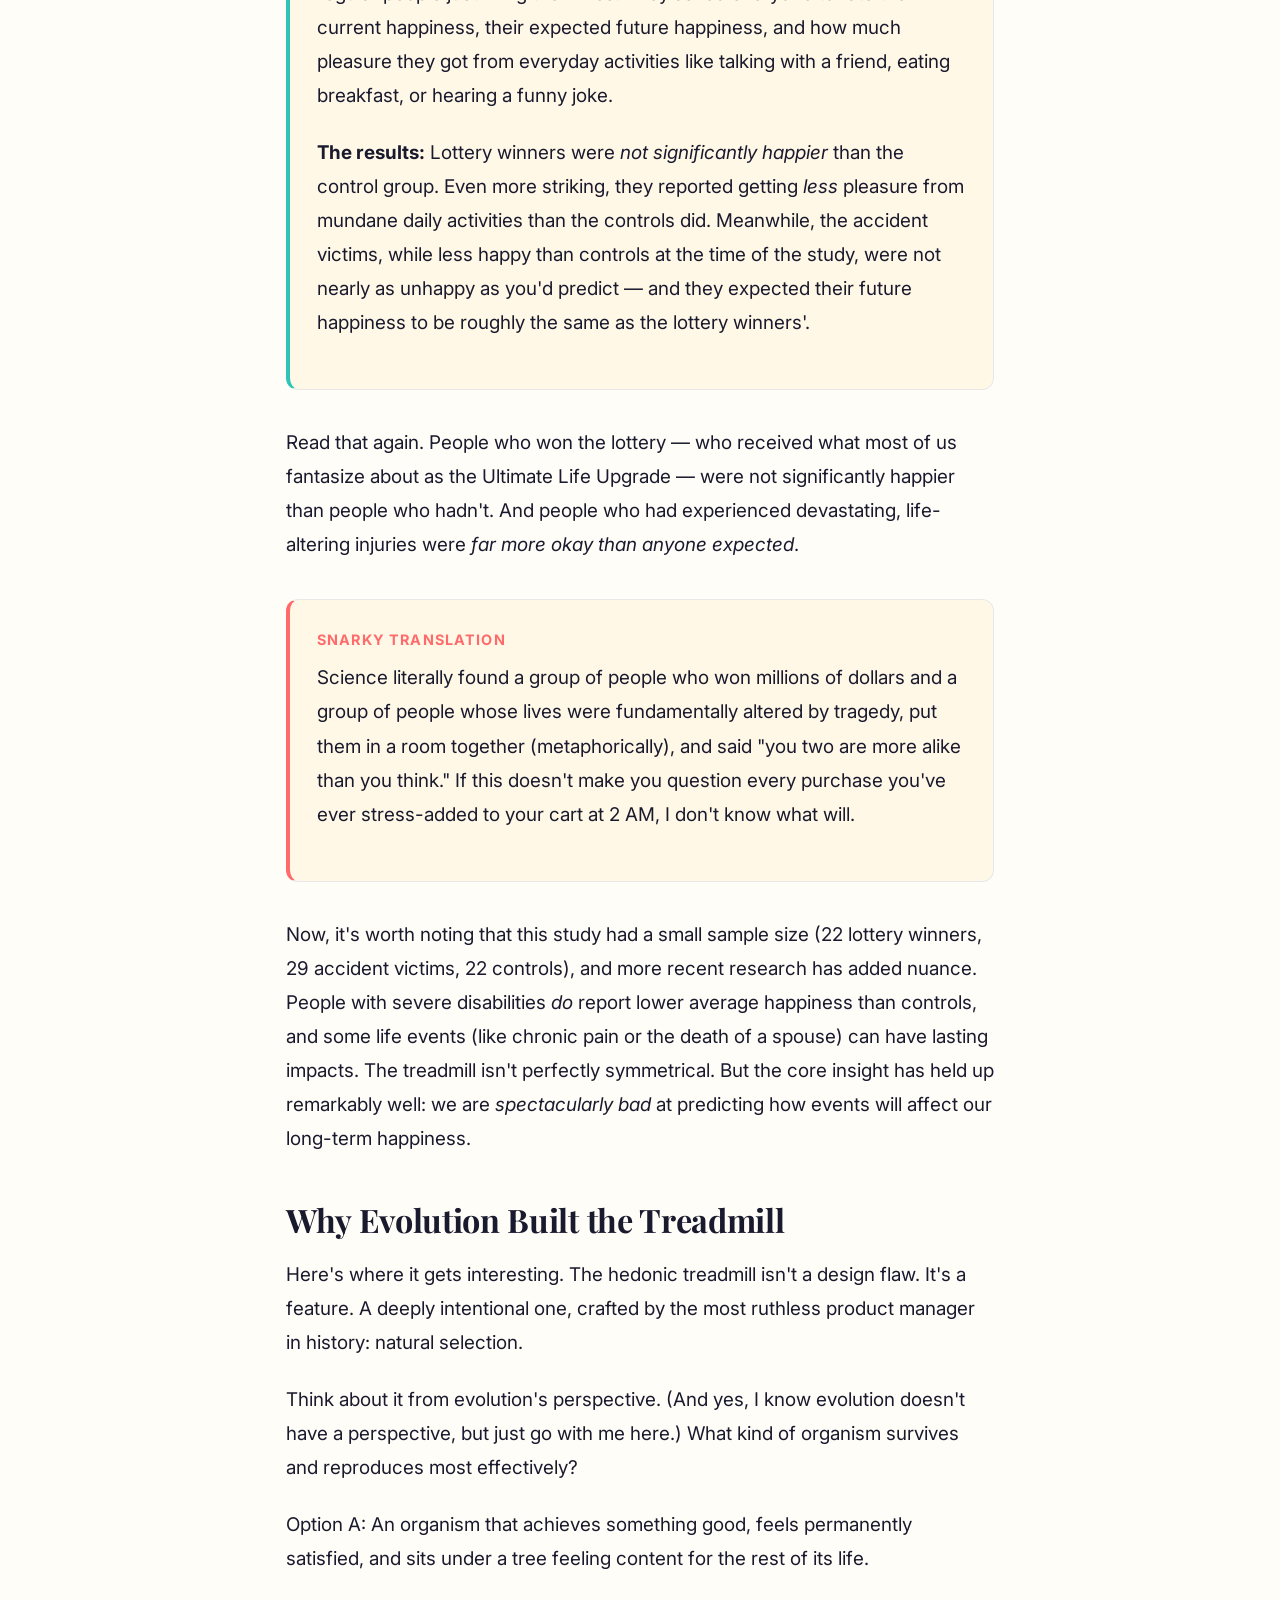
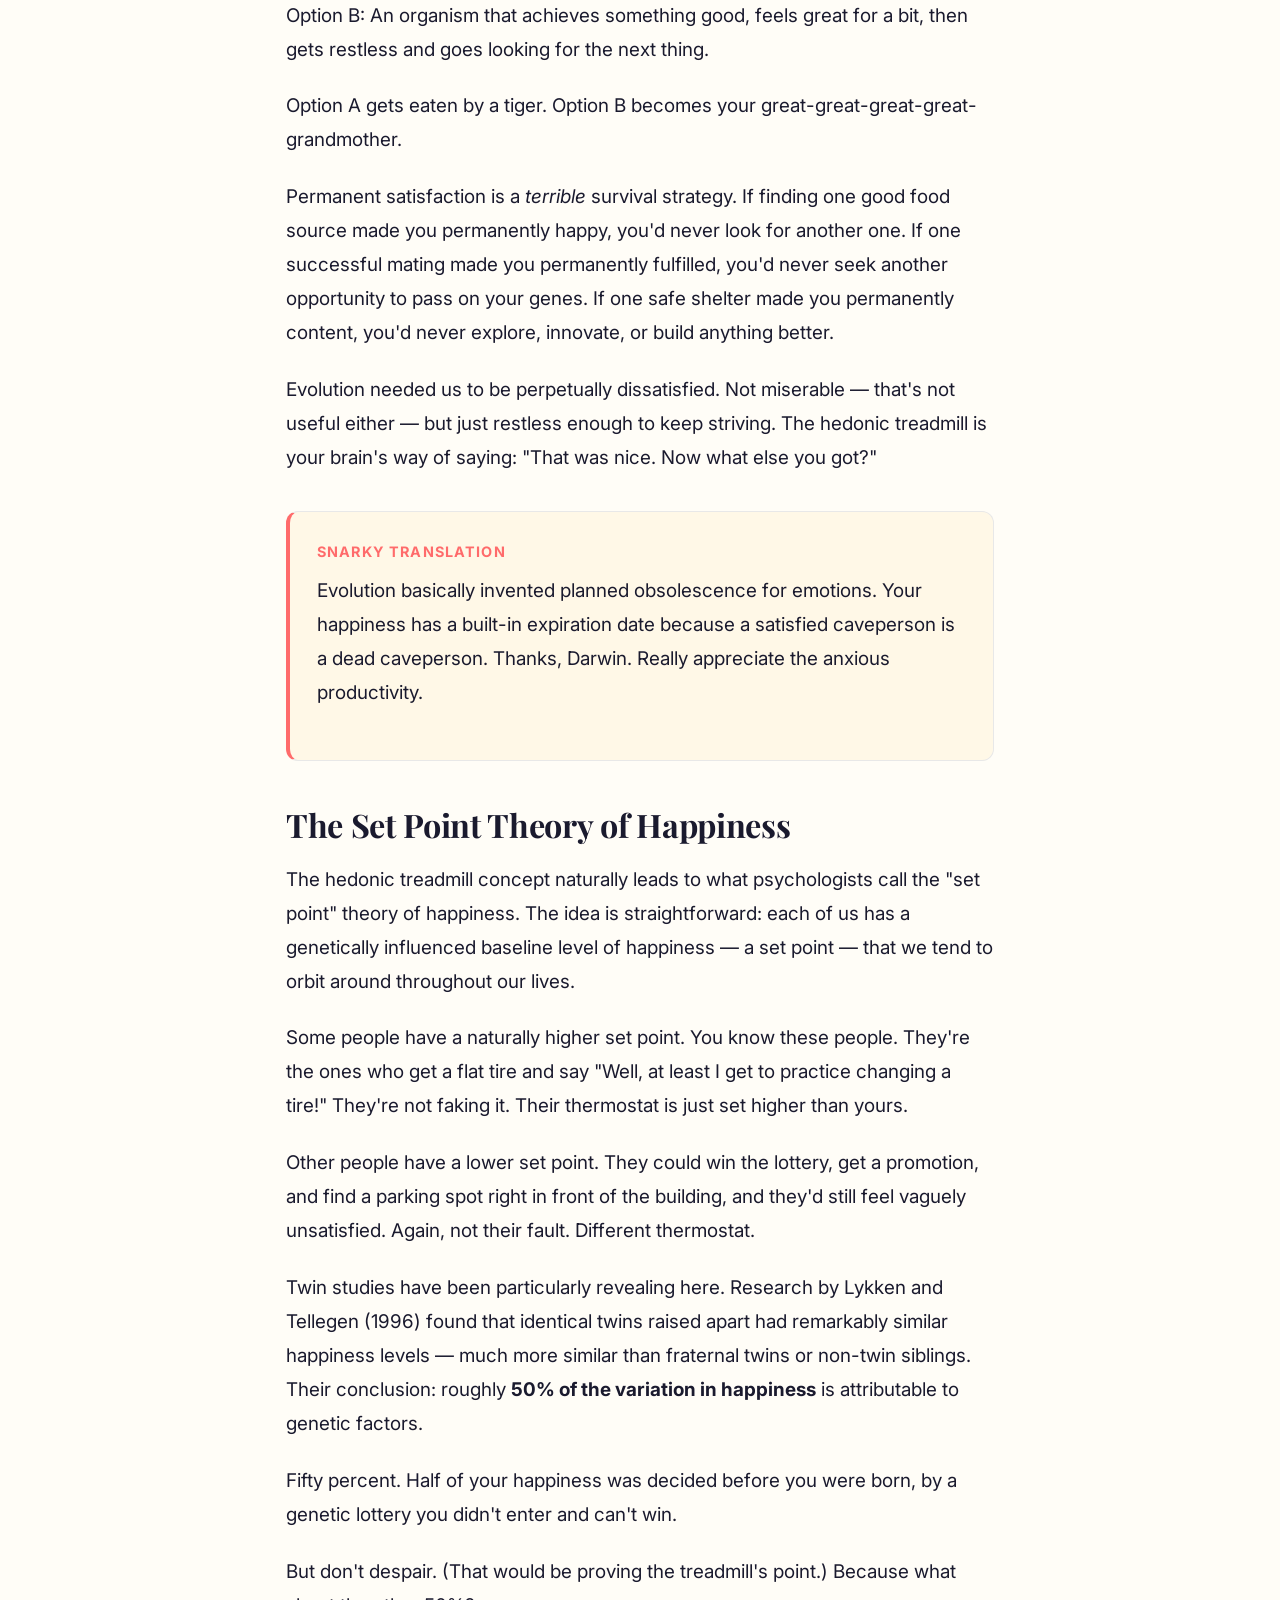
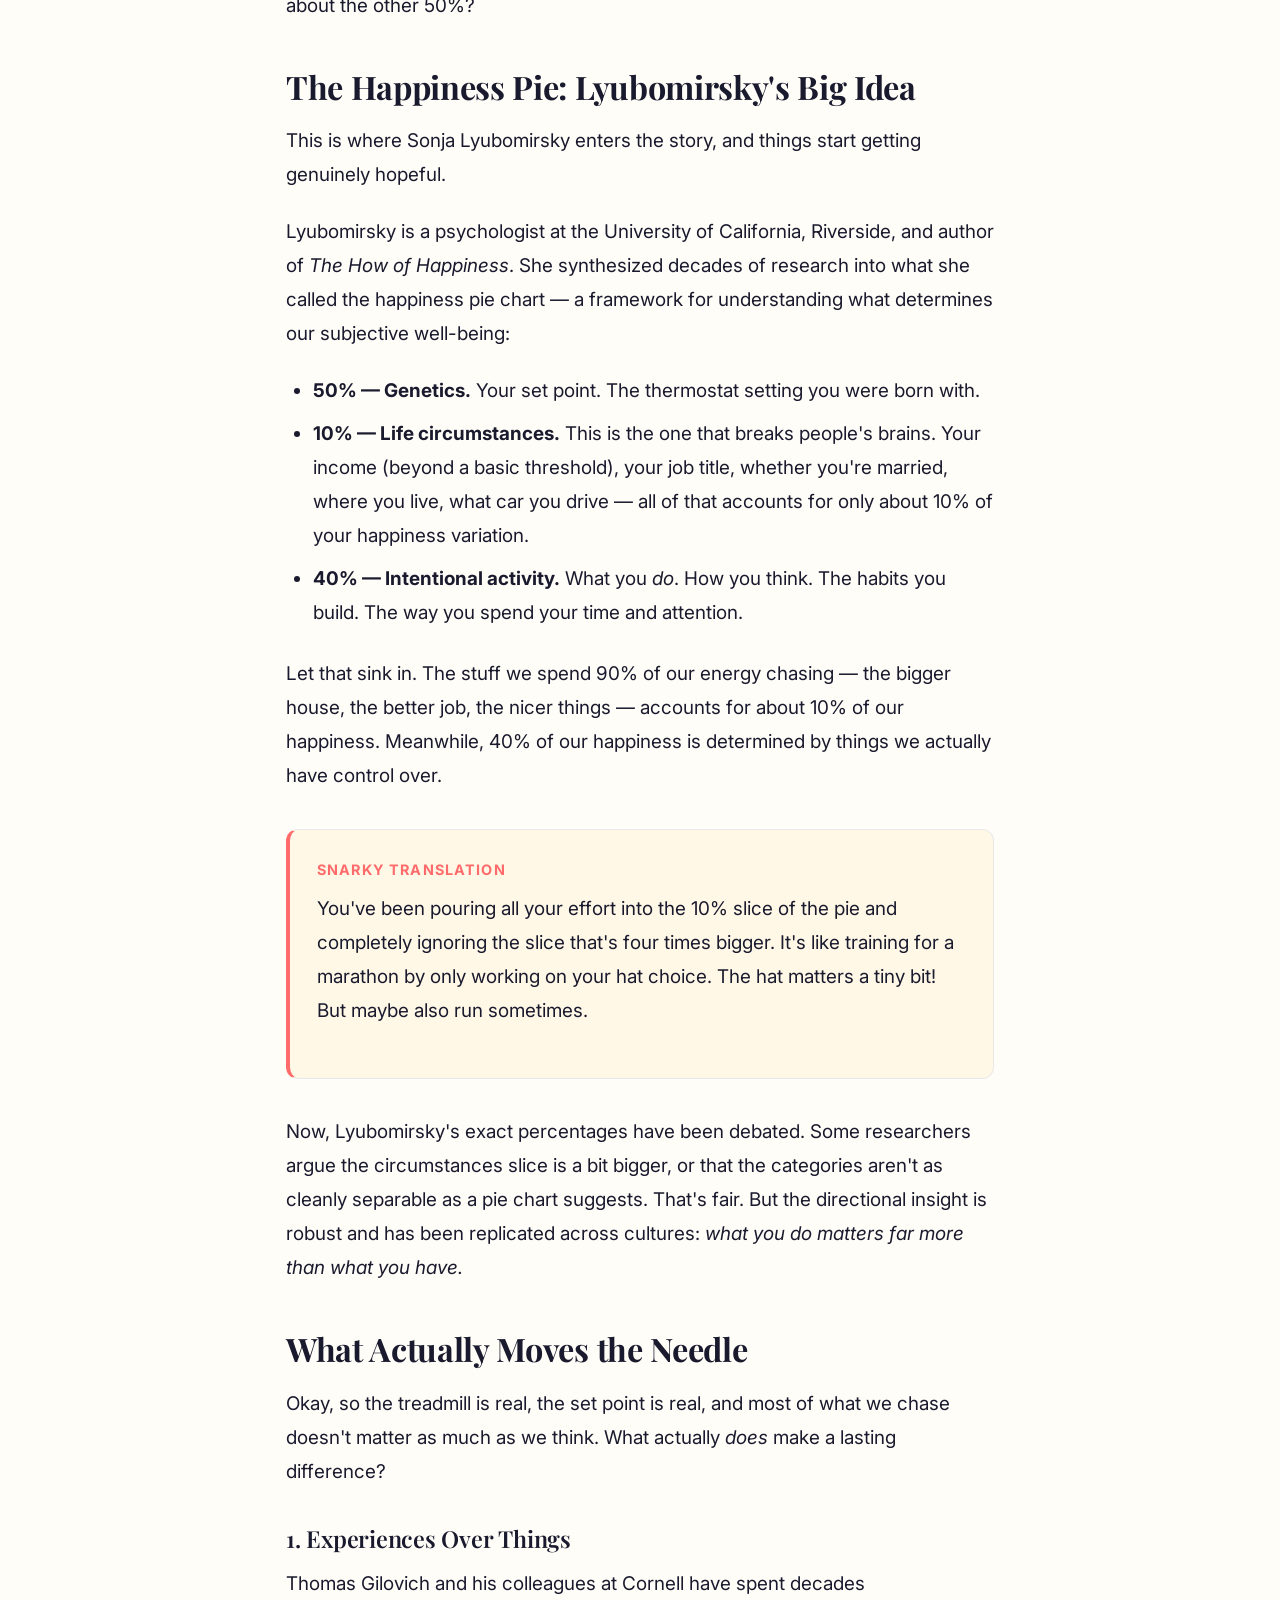
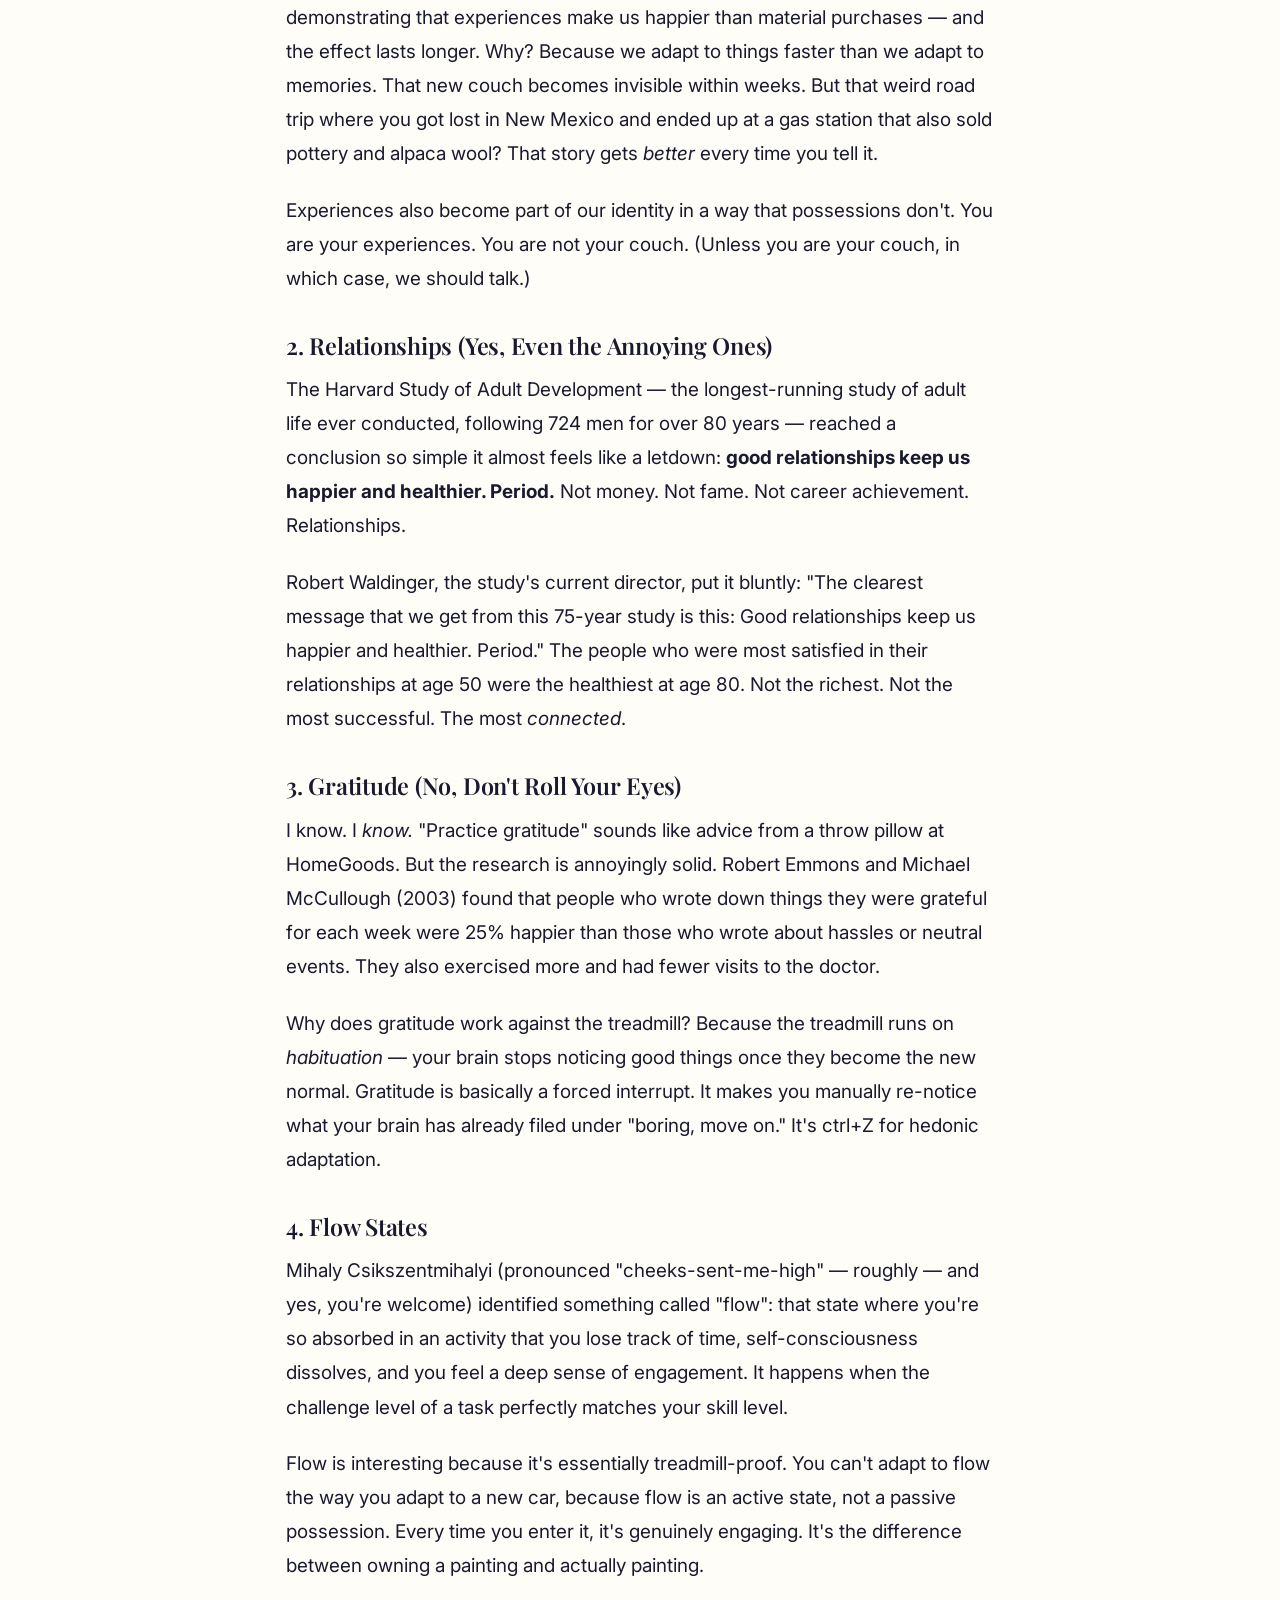
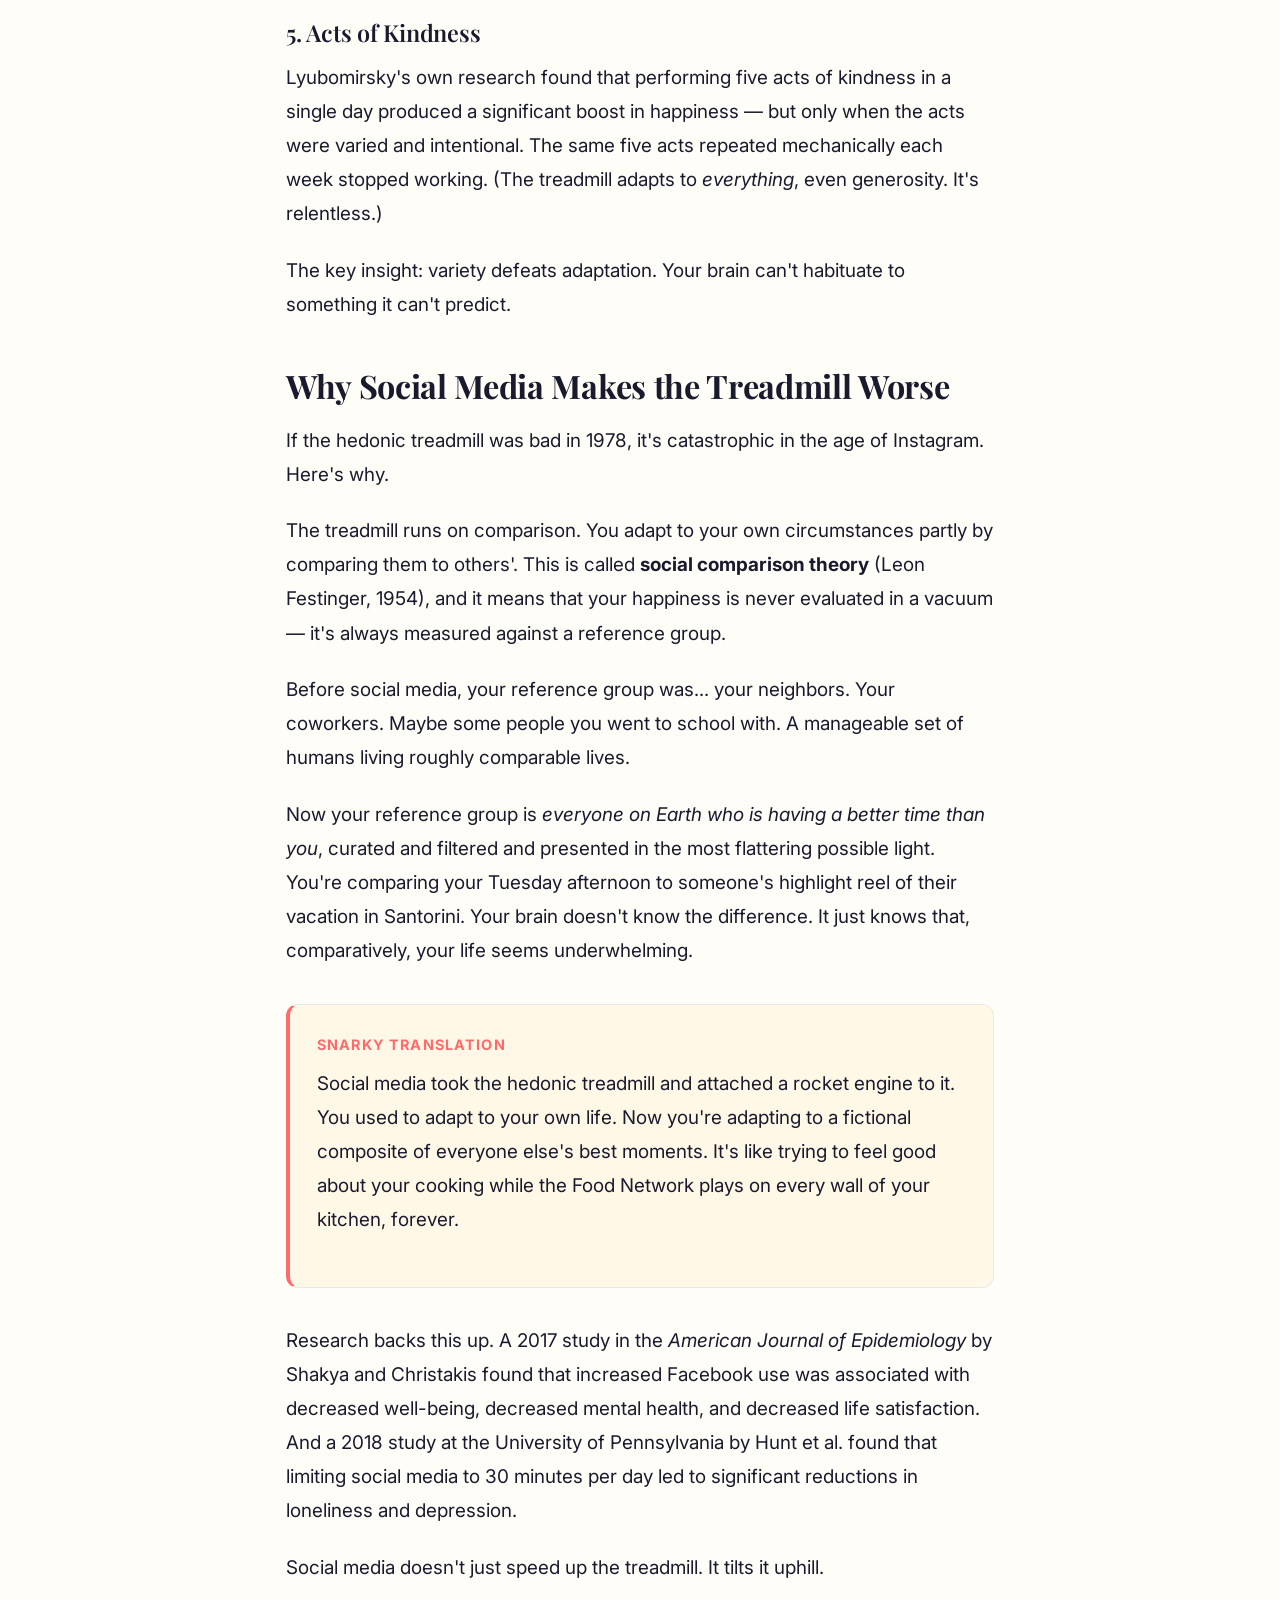
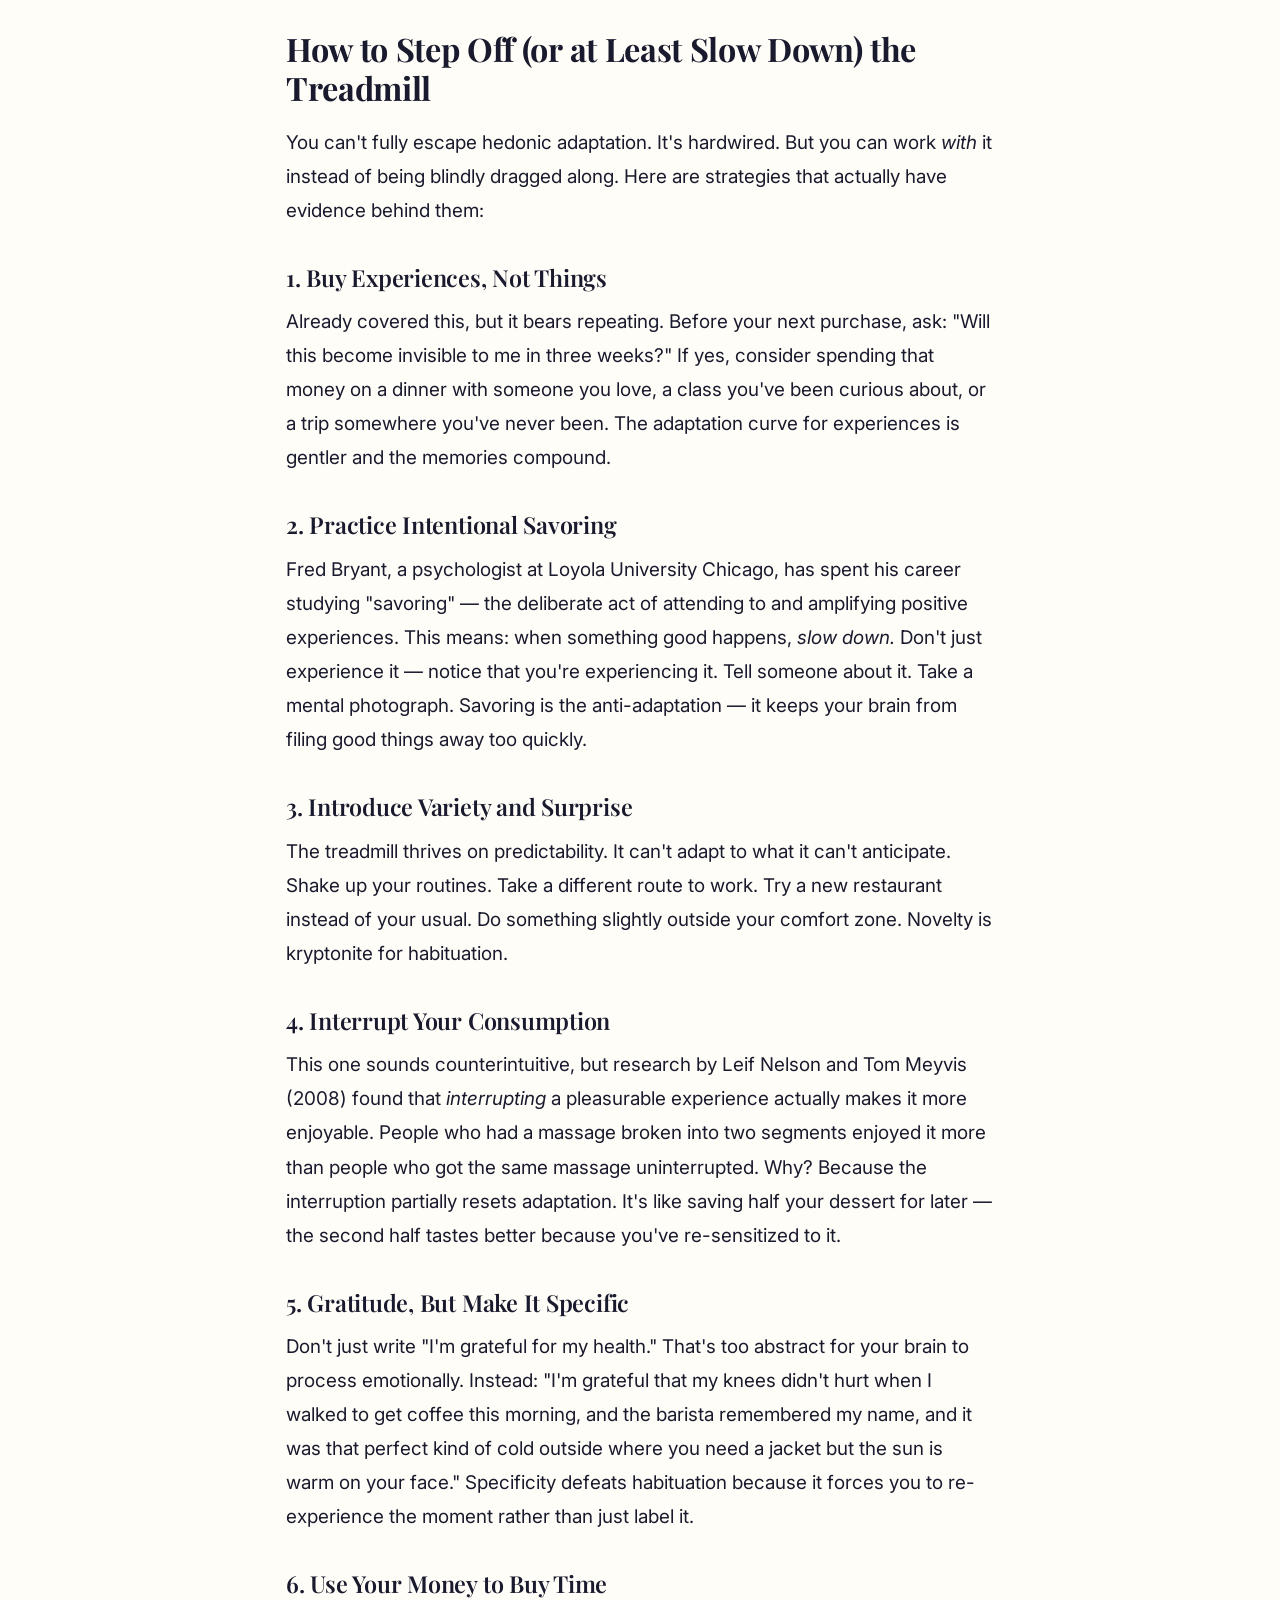
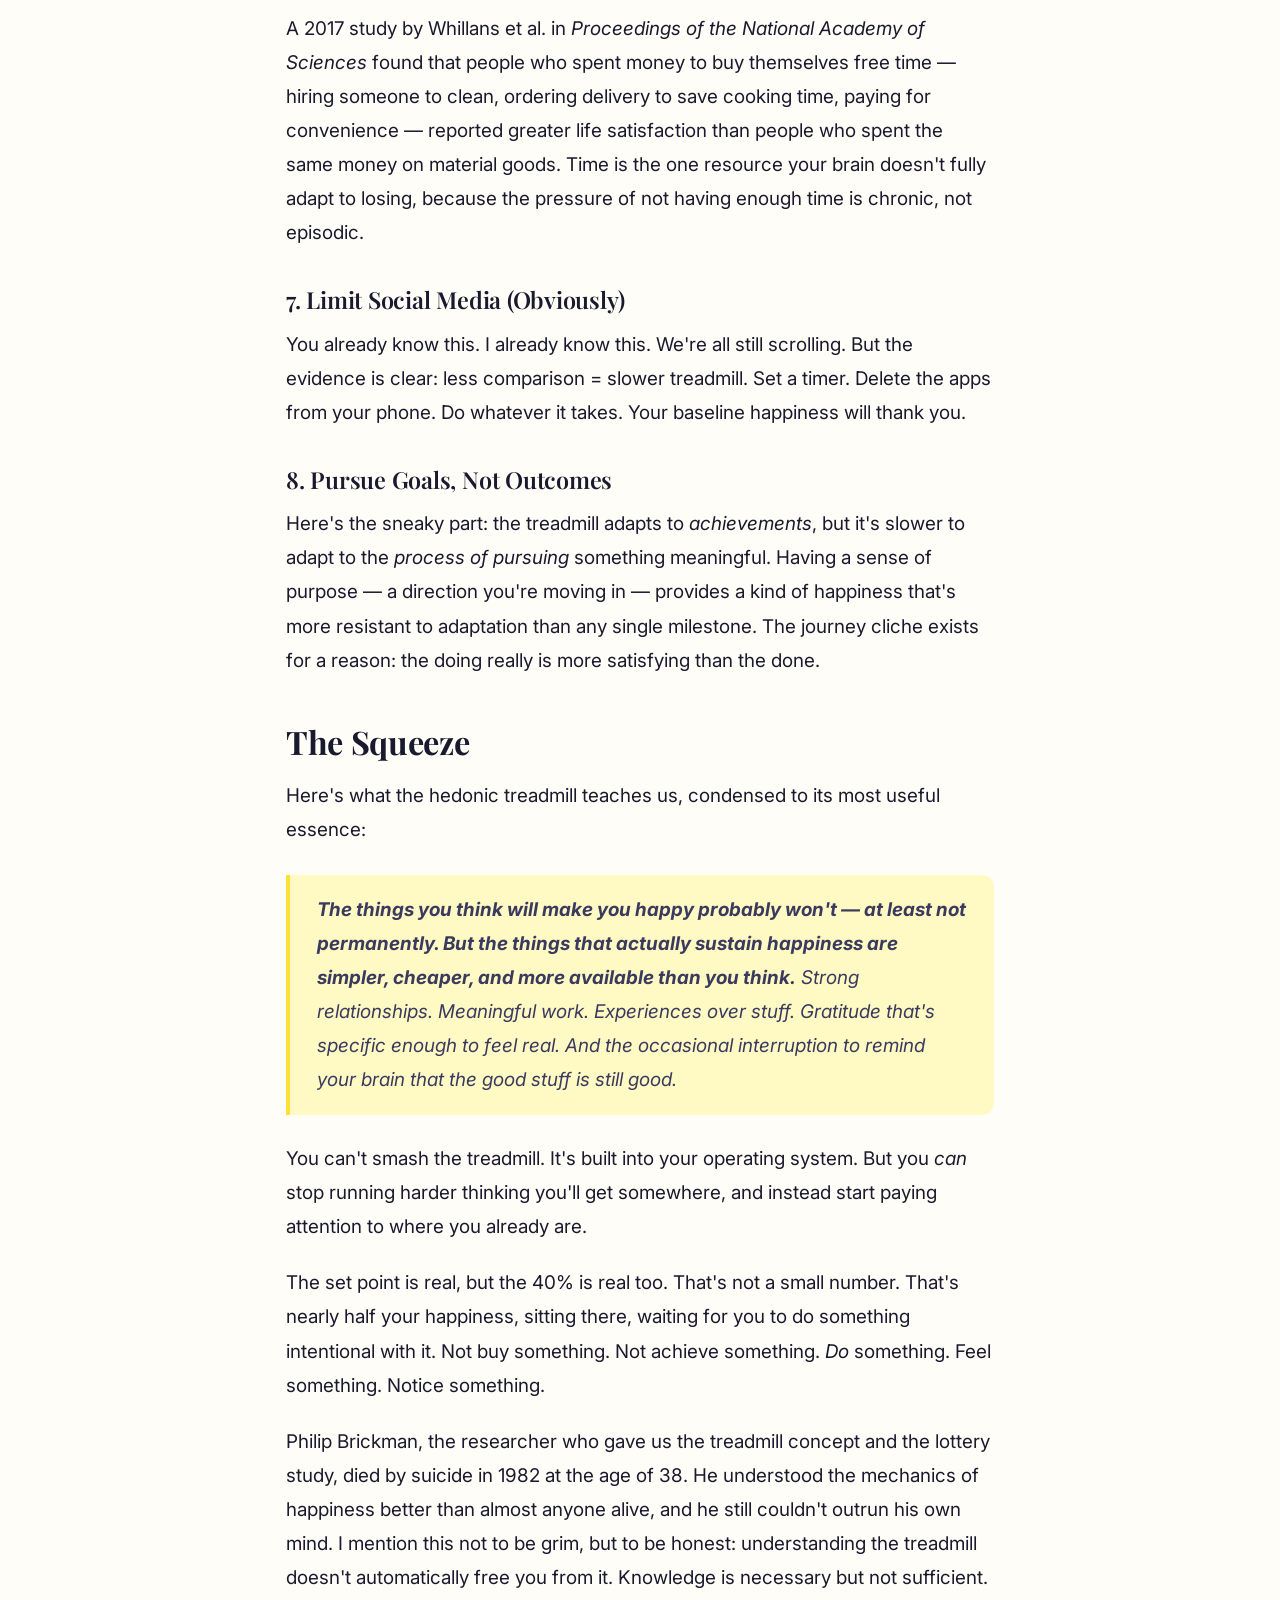
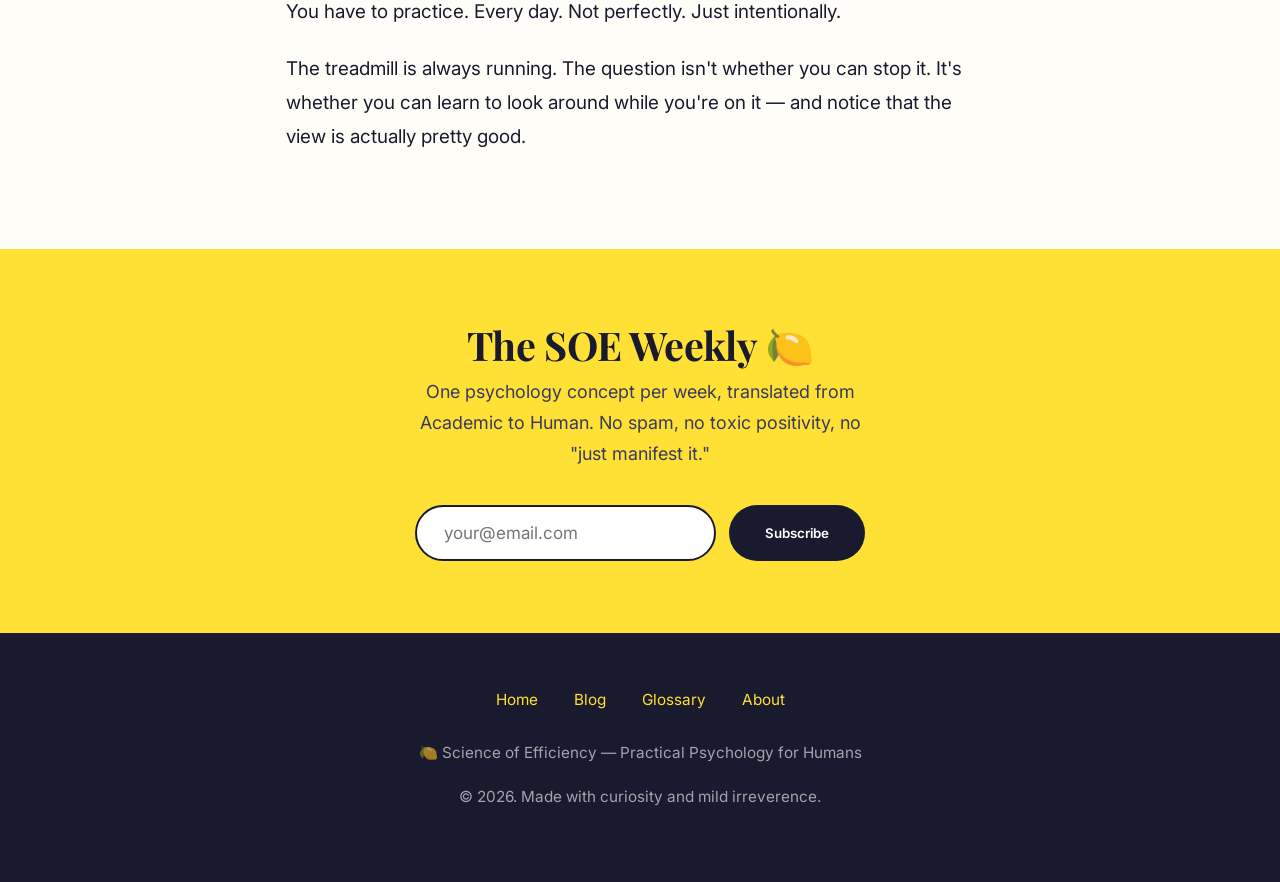
<file: blog/hedonic-treadmill.html>
<!DOCTYPE html>
<html lang="en">
<head>
  <meta charset="UTF-8">
  <meta name="viewport" content="width=device-width, initial-scale=1.0">
  <title>The Hedonic Treadmill — Science of Efficiency</title>
  <meta name="description" content="Why you're never as happy as you think you'll be. The hedonic treadmill explained for humans.">
  <link rel="preconnect" href="https://fonts.googleapis.com">
  <link rel="preconnect" href="https://fonts.gstatic.com" crossorigin>
  <link href="https://fonts.googleapis.com/css2?family=Inter:wght@400;500;600;700&family=Playfair+Display:wght@600;700;800&display=swap" rel="stylesheet">
  <link rel="stylesheet" href="../css/style.css">
  <link rel="icon" href="data:image/svg+xml,<svg xmlns=%22http://www.w3.org/2000/svg%22 viewBox=%220 0 100 100%22><text y=%22.9em%22 font-size=%2290%22>🍋</text></svg>">
</head>
<body>

  <!-- Navigation -->
  <nav class="nav">
    <div class="nav__inner">
      <a href="../index.html" class="nav__logo">
        <span>🍋</span> Science of Efficiency
      </a>
      <button class="nav__toggle" aria-label="Toggle menu" aria-expanded="false">
        <span></span><span></span><span></span>
      </button>
      <ul class="nav__links">
        <li><a href="../index.html">Home</a></li>
        <li><a href="../blog.html" class="active">Blog</a></li>
        <li><a href="../glossary.html">Psych Glossary</a></li>
        <li><a href="../about.html">About</a></li>
        <li><a href="../editor.html">Editor</a></li>
      </ul>
    </div>
  </nav>

  <!-- Article -->
  <article class="article">
    <div class="container--narrow">

      <a href="../blog.html" class="back-link">&larr; Back to Blog</a>

      <header class="article__header">
        <span class="article__tag">Deep Dive</span>
        <h1 class="article__title">The Hedonic Treadmill: Why You're Never As Happy As You Think You'll Be</h1>
        <p class="article__subtitle">You got the promotion, the apartment, the thing. And yet here you are, baseline-happy again. Science knows why, and honestly it's kind of rude.</p>
        <div class="article__meta">Feb 20, 2026 &middot; 11 min read</div>
      </header>

      <div class="article__content">

        <h2>The Promise That Never Delivers</h2>

        <p>Let's start with an experiment. Think of the last thing you were <em>absolutely certain</em> would make you happy. Maybe it was a new job. A relationship. A pair of sneakers that cost more than your first car. A move to a new city. A salary bump. A really, really good sandwich.</p>

        <p>Got it? Good.</p>

        <p>Now: did it work?</p>

        <p>Not "did you enjoy it for a bit" &mdash; of course you did. The question is: did it <em>permanently</em> raise your happiness? Are you, right now, living at a higher altitude of joy than you were before you got The Thing?</p>

        <p>If you're being honest, the answer is almost certainly no. And that's not because you're broken, ungrateful, or bad at happiness. It's because your brain is running software that was designed roughly 200,000 years ago, and that software includes a feature &mdash; or bug, depending on your perspective &mdash; called <strong>hedonic adaptation</strong>.</p>

        <p>Welcome to the treadmill. You've been on it your whole life. You just didn't know it had a name.</p>

        <h2>What Is the Hedonic Treadmill?</h2>

        <p>The hedonic treadmill (also called hedonic adaptation) is the observed tendency of humans to return to a relatively stable level of happiness despite major positive or negative events or life changes. You get a raise and feel fantastic for a few weeks, then it's just... your salary. You go through a breakup and feel like the world is ending, then six months later you're arguing with someone new about whose turn it is to unload the dishwasher.</p>

        <p>The best analogy? <strong>Your brain has a happiness thermostat.</strong></p>

        <p>Imagine your home thermostat is set to 70&deg;F. You open a window in January &mdash; the temperature drops. The heater kicks on. Temperature comes back to 70. You light a bonfire in your living room (please don't) &mdash; the temperature spikes. The AC kicks on. Temperature comes back to 70. No matter what you do, the system <em>fights</em> to return to its set point.</p>

        <p>Your happiness works the same way. Good things happen? Brief spike. Bad things happen? Brief dip. But given enough time, you drift back toward your personal baseline. The thermostat always wins.</p>

        <div class="callout callout--snarky">
          <p class="callout__label">Snarky Translation</p>
          <p>Your brain is essentially a happiness bureaucrat. No matter how exciting your life gets, it will find a way to make things feel normal again. Got a Tesla? That's just your car now. Moved to Paris? That's just where the grocery store is far away now. Your brain is the DMV of emotions: it will process your joy, stamp it, file it, and make you wait in line for the next one.</p>
        </div>

        <p>The term "hedonic treadmill" was coined by Philip Brickman and Donald T. Campbell in their 1971 essay, "Hedonic Relativism and Planning the Good Society." Their core argument was devastating in its simplicity: we judge our current experiences relative to what we've already experienced. Every new pleasure becomes the new baseline. Every luxury becomes the new normal. You're not walking toward happiness. You're on a treadmill &mdash; running hard, staying in place.</p>

        <h2>The Study That Changed Everything</h2>

        <p>Brickman didn't just theorize about this. In 1978, he and his colleagues &mdash; Dan Coates and Ronnie Janoff-Bulman &mdash; ran one of the most famous studies in the history of happiness research. And it's exactly as wild as it sounds.</p>

        <div class="callout callout--study">
          <p class="callout__label">The Study</p>
          <p><strong>Brickman, Coates, &amp; Janoff-Bulman (1978).</strong> "Lottery Winners and Accident Victims: Is Happiness Relative?" <em>Journal of Personality and Social Psychology, 36</em>(8), 917&ndash;927.</p>
          <p>The researchers interviewed three groups: (1) major lottery winners, (2) people who had been paralyzed in accidents, and (3) a control group of regular people just living their lives. They asked everyone to rate their current happiness, their expected future happiness, and how much pleasure they got from everyday activities like talking with a friend, eating breakfast, or hearing a funny joke.</p>
          <p><strong>The results:</strong> Lottery winners were <em>not significantly happier</em> than the control group. Even more striking, they reported getting <em>less</em> pleasure from mundane daily activities than the controls did. Meanwhile, the accident victims, while less happy than controls at the time of the study, were not nearly as unhappy as you'd predict &mdash; and they expected their future happiness to be roughly the same as the lottery winners'.</p>
        </div>

        <p>Read that again. People who won the lottery &mdash; who received what most of us fantasize about as the Ultimate Life Upgrade &mdash; were not significantly happier than people who hadn't. And people who had experienced devastating, life-altering injuries were <em>far more okay than anyone expected</em>.</p>

        <div class="callout callout--snarky">
          <p class="callout__label">Snarky Translation</p>
          <p>Science literally found a group of people who won millions of dollars and a group of people whose lives were fundamentally altered by tragedy, put them in a room together (metaphorically), and said "you two are more alike than you think." If this doesn't make you question every purchase you've ever stress-added to your cart at 2 AM, I don't know what will.</p>
        </div>

        <p>Now, it's worth noting that this study had a small sample size (22 lottery winners, 29 accident victims, 22 controls), and more recent research has added nuance. People with severe disabilities <em>do</em> report lower average happiness than controls, and some life events (like chronic pain or the death of a spouse) can have lasting impacts. The treadmill isn't perfectly symmetrical. But the core insight has held up remarkably well: we are <em>spectacularly bad</em> at predicting how events will affect our long-term happiness.</p>

        <h2>Why Evolution Built the Treadmill</h2>

        <p>Here's where it gets interesting. The hedonic treadmill isn't a design flaw. It's a feature. A deeply intentional one, crafted by the most ruthless product manager in history: natural selection.</p>

        <p>Think about it from evolution's perspective. (And yes, I know evolution doesn't have a perspective, but just go with me here.) What kind of organism survives and reproduces most effectively?</p>

        <p>Option A: An organism that achieves something good, feels permanently satisfied, and sits under a tree feeling content for the rest of its life.</p>

        <p>Option B: An organism that achieves something good, feels great for a bit, then gets restless and goes looking for the next thing.</p>

        <p>Option A gets eaten by a tiger. Option B becomes your great-great-great-great-grandmother.</p>

        <p>Permanent satisfaction is a <em>terrible</em> survival strategy. If finding one good food source made you permanently happy, you'd never look for another one. If one successful mating made you permanently fulfilled, you'd never seek another opportunity to pass on your genes. If one safe shelter made you permanently content, you'd never explore, innovate, or build anything better.</p>

        <p>Evolution needed us to be perpetually dissatisfied. Not miserable &mdash; that's not useful either &mdash; but just restless enough to keep striving. The hedonic treadmill is your brain's way of saying: "That was nice. Now what else you got?"</p>

        <div class="callout callout--snarky">
          <p class="callout__label">Snarky Translation</p>
          <p>Evolution basically invented planned obsolescence for emotions. Your happiness has a built-in expiration date because a satisfied caveperson is a dead caveperson. Thanks, Darwin. Really appreciate the anxious productivity.</p>
        </div>

        <h2>The Set Point Theory of Happiness</h2>

        <p>The hedonic treadmill concept naturally leads to what psychologists call the "set point" theory of happiness. The idea is straightforward: each of us has a genetically influenced baseline level of happiness &mdash; a set point &mdash; that we tend to orbit around throughout our lives.</p>

        <p>Some people have a naturally higher set point. You know these people. They're the ones who get a flat tire and say "Well, at least I get to practice changing a tire!" They're not faking it. Their thermostat is just set higher than yours.</p>

        <p>Other people have a lower set point. They could win the lottery, get a promotion, and find a parking spot right in front of the building, and they'd still feel vaguely unsatisfied. Again, not their fault. Different thermostat.</p>

        <p>Twin studies have been particularly revealing here. Research by Lykken and Tellegen (1996) found that identical twins raised apart had remarkably similar happiness levels &mdash; much more similar than fraternal twins or non-twin siblings. Their conclusion: roughly <strong>50% of the variation in happiness</strong> is attributable to genetic factors.</p>

        <p>Fifty percent. Half of your happiness was decided before you were born, by a genetic lottery you didn't enter and can't win.</p>

        <p>But don't despair. (That would be proving the treadmill's point.) Because what about the other 50%?</p>

        <h2>The Happiness Pie: Lyubomirsky's Big Idea</h2>

        <p>This is where Sonja Lyubomirsky enters the story, and things start getting genuinely hopeful.</p>

        <p>Lyubomirsky is a psychologist at the University of California, Riverside, and author of <em>The How of Happiness</em>. She synthesized decades of research into what she called the happiness pie chart &mdash; a framework for understanding what determines our subjective well-being:</p>

        <ul>
          <li><strong>50% &mdash; Genetics.</strong> Your set point. The thermostat setting you were born with.</li>
          <li><strong>10% &mdash; Life circumstances.</strong> This is the one that breaks people's brains. Your income (beyond a basic threshold), your job title, whether you're married, where you live, what car you drive &mdash; all of that accounts for only about 10% of your happiness variation.</li>
          <li><strong>40% &mdash; Intentional activity.</strong> What you <em>do</em>. How you think. The habits you build. The way you spend your time and attention.</li>
        </ul>

        <p>Let that sink in. The stuff we spend 90% of our energy chasing &mdash; the bigger house, the better job, the nicer things &mdash; accounts for about 10% of our happiness. Meanwhile, 40% of our happiness is determined by things we actually have control over.</p>

        <div class="callout callout--snarky">
          <p class="callout__label">Snarky Translation</p>
          <p>You've been pouring all your effort into the 10% slice of the pie and completely ignoring the slice that's four times bigger. It's like training for a marathon by only working on your hat choice. The hat matters a tiny bit! But maybe also run sometimes.</p>
        </div>

        <p>Now, Lyubomirsky's exact percentages have been debated. Some researchers argue the circumstances slice is a bit bigger, or that the categories aren't as cleanly separable as a pie chart suggests. That's fair. But the directional insight is robust and has been replicated across cultures: <em>what you do matters far more than what you have.</em></p>

        <h2>What Actually Moves the Needle</h2>

        <p>Okay, so the treadmill is real, the set point is real, and most of what we chase doesn't matter as much as we think. What actually <em>does</em> make a lasting difference?</p>

        <h3>1. Experiences Over Things</h3>

        <p>Thomas Gilovich and his colleagues at Cornell have spent decades demonstrating that experiences make us happier than material purchases &mdash; and the effect lasts longer. Why? Because we adapt to things faster than we adapt to memories. That new couch becomes invisible within weeks. But that weird road trip where you got lost in New Mexico and ended up at a gas station that also sold pottery and alpaca wool? That story gets <em>better</em> every time you tell it.</p>

        <p>Experiences also become part of our identity in a way that possessions don't. You are your experiences. You are not your couch. (Unless you are your couch, in which case, we should talk.)</p>

        <h3>2. Relationships (Yes, Even the Annoying Ones)</h3>

        <p>The Harvard Study of Adult Development &mdash; the longest-running study of adult life ever conducted, following 724 men for over 80 years &mdash; reached a conclusion so simple it almost feels like a letdown: <strong>good relationships keep us happier and healthier. Period.</strong> Not money. Not fame. Not career achievement. Relationships.</p>

        <p>Robert Waldinger, the study's current director, put it bluntly: "The clearest message that we get from this 75-year study is this: Good relationships keep us happier and healthier. Period." The people who were most satisfied in their relationships at age 50 were the healthiest at age 80. Not the richest. Not the most successful. The most <em>connected</em>.</p>

        <h3>3. Gratitude (No, Don't Roll Your Eyes)</h3>

        <p>I know. I <em>know.</em> "Practice gratitude" sounds like advice from a throw pillow at HomeGoods. But the research is annoyingly solid. Robert Emmons and Michael McCullough (2003) found that people who wrote down things they were grateful for each week were 25% happier than those who wrote about hassles or neutral events. They also exercised more and had fewer visits to the doctor.</p>

        <p>Why does gratitude work against the treadmill? Because the treadmill runs on <em>habituation</em> &mdash; your brain stops noticing good things once they become the new normal. Gratitude is basically a forced interrupt. It makes you manually re-notice what your brain has already filed under "boring, move on." It's ctrl+Z for hedonic adaptation.</p>

        <h3>4. Flow States</h3>

        <p>Mihaly Csikszentmihalyi (pronounced "cheeks-sent-me-high" &mdash; roughly &mdash; and yes, you're welcome) identified something called "flow": that state where you're so absorbed in an activity that you lose track of time, self-consciousness dissolves, and you feel a deep sense of engagement. It happens when the challenge level of a task perfectly matches your skill level.</p>

        <p>Flow is interesting because it's essentially treadmill-proof. You can't adapt to flow the way you adapt to a new car, because flow is an active state, not a passive possession. Every time you enter it, it's genuinely engaging. It's the difference between owning a painting and actually painting.</p>

        <h3>5. Acts of Kindness</h3>

        <p>Lyubomirsky's own research found that performing five acts of kindness in a single day produced a significant boost in happiness &mdash; but only when the acts were varied and intentional. The same five acts repeated mechanically each week stopped working. (The treadmill adapts to <em>everything</em>, even generosity. It's relentless.)</p>

        <p>The key insight: variety defeats adaptation. Your brain can't habituate to something it can't predict.</p>

        <h2>Why Social Media Makes the Treadmill Worse</h2>

        <p>If the hedonic treadmill was bad in 1978, it's catastrophic in the age of Instagram. Here's why.</p>

        <p>The treadmill runs on comparison. You adapt to your own circumstances partly by comparing them to others'. This is called <strong>social comparison theory</strong> (Leon Festinger, 1954), and it means that your happiness is never evaluated in a vacuum &mdash; it's always measured against a reference group.</p>

        <p>Before social media, your reference group was... your neighbors. Your coworkers. Maybe some people you went to school with. A manageable set of humans living roughly comparable lives.</p>

        <p>Now your reference group is <em>everyone on Earth who is having a better time than you</em>, curated and filtered and presented in the most flattering possible light. You're comparing your Tuesday afternoon to someone's highlight reel of their vacation in Santorini. Your brain doesn't know the difference. It just knows that, comparatively, your life seems underwhelming.</p>

        <div class="callout callout--snarky">
          <p class="callout__label">Snarky Translation</p>
          <p>Social media took the hedonic treadmill and attached a rocket engine to it. You used to adapt to your own life. Now you're adapting to a fictional composite of everyone else's best moments. It's like trying to feel good about your cooking while the Food Network plays on every wall of your kitchen, forever.</p>
        </div>

        <p>Research backs this up. A 2017 study in the <em>American Journal of Epidemiology</em> by Shakya and Christakis found that increased Facebook use was associated with decreased well-being, decreased mental health, and decreased life satisfaction. And a 2018 study at the University of Pennsylvania by Hunt et al. found that limiting social media to 30 minutes per day led to significant reductions in loneliness and depression.</p>

        <p>Social media doesn't just speed up the treadmill. It tilts it uphill.</p>

        <h2>How to Step Off (or at Least Slow Down) the Treadmill</h2>

        <p>You can't fully escape hedonic adaptation. It's hardwired. But you can work <em>with</em> it instead of being blindly dragged along. Here are strategies that actually have evidence behind them:</p>

        <h3>1. Buy Experiences, Not Things</h3>
        <p>Already covered this, but it bears repeating. Before your next purchase, ask: "Will this become invisible to me in three weeks?" If yes, consider spending that money on a dinner with someone you love, a class you've been curious about, or a trip somewhere you've never been. The adaptation curve for experiences is gentler and the memories compound.</p>

        <h3>2. Practice Intentional Savoring</h3>
        <p>Fred Bryant, a psychologist at Loyola University Chicago, has spent his career studying "savoring" &mdash; the deliberate act of attending to and amplifying positive experiences. This means: when something good happens, <em>slow down.</em> Don't just experience it &mdash; notice that you're experiencing it. Tell someone about it. Take a mental photograph. Savoring is the anti-adaptation &mdash; it keeps your brain from filing good things away too quickly.</p>

        <h3>3. Introduce Variety and Surprise</h3>
        <p>The treadmill thrives on predictability. It can't adapt to what it can't anticipate. Shake up your routines. Take a different route to work. Try a new restaurant instead of your usual. Do something slightly outside your comfort zone. Novelty is kryptonite for habituation.</p>

        <h3>4. Interrupt Your Consumption</h3>
        <p>This one sounds counterintuitive, but research by Leif Nelson and Tom Meyvis (2008) found that <em>interrupting</em> a pleasurable experience actually makes it more enjoyable. People who had a massage broken into two segments enjoyed it more than people who got the same massage uninterrupted. Why? Because the interruption partially resets adaptation. It's like saving half your dessert for later &mdash; the second half tastes better because you've re-sensitized to it.</p>

        <h3>5. Gratitude, But Make It Specific</h3>
        <p>Don't just write "I'm grateful for my health." That's too abstract for your brain to process emotionally. Instead: "I'm grateful that my knees didn't hurt when I walked to get coffee this morning, and the barista remembered my name, and it was that perfect kind of cold outside where you need a jacket but the sun is warm on your face." Specificity defeats habituation because it forces you to re-experience the moment rather than just label it.</p>

        <h3>6. Use Your Money to Buy Time</h3>
        <p>A 2017 study by Whillans et al. in <em>Proceedings of the National Academy of Sciences</em> found that people who spent money to buy themselves free time &mdash; hiring someone to clean, ordering delivery to save cooking time, paying for convenience &mdash; reported greater life satisfaction than people who spent the same money on material goods. Time is the one resource your brain doesn't fully adapt to losing, because the pressure of not having enough time is chronic, not episodic.</p>

        <h3>7. Limit Social Media (Obviously)</h3>
        <p>You already know this. I already know this. We're all still scrolling. But the evidence is clear: less comparison = slower treadmill. Set a timer. Delete the apps from your phone. Do whatever it takes. Your baseline happiness will thank you.</p>

        <h3>8. Pursue Goals, Not Outcomes</h3>
        <p>Here's the sneaky part: the treadmill adapts to <em>achievements</em>, but it's slower to adapt to the <em>process of pursuing</em> something meaningful. Having a sense of purpose &mdash; a direction you're moving in &mdash; provides a kind of happiness that's more resistant to adaptation than any single milestone. The journey cliche exists for a reason: the doing really is more satisfying than the done.</p>

        <h2>The Squeeze</h2>

        <p>Here's what the hedonic treadmill teaches us, condensed to its most useful essence:</p>

        <blockquote>
          <strong>The things you think will make you happy probably won't &mdash; at least not permanently. But the things that actually sustain happiness are simpler, cheaper, and more available than you think.</strong> Strong relationships. Meaningful work. Experiences over stuff. Gratitude that's specific enough to feel real. And the occasional interruption to remind your brain that the good stuff is still good.
        </blockquote>

        <p>You can't smash the treadmill. It's built into your operating system. But you <em>can</em> stop running harder thinking you'll get somewhere, and instead start paying attention to where you already are.</p>

        <p>The set point is real, but the 40% is real too. That's not a small number. That's nearly half your happiness, sitting there, waiting for you to do something intentional with it. Not buy something. Not achieve something. <em>Do</em> something. Feel something. Notice something.</p>

        <p>Philip Brickman, the researcher who gave us the treadmill concept and the lottery study, died by suicide in 1982 at the age of 38. He understood the mechanics of happiness better than almost anyone alive, and he still couldn't outrun his own mind. I mention this not to be grim, but to be honest: understanding the treadmill doesn't automatically free you from it. Knowledge is necessary but not sufficient. You have to practice. Every day. Not perfectly. Just intentionally.</p>

        <p>The treadmill is always running. The question isn't whether you can stop it. It's whether you can learn to look around while you're on it &mdash; and notice that the view is actually pretty good.</p>

      </div>
    </div>
  </article>

  <!-- Newsletter -->
  <section class="newsletter">
    <div class="container">
      <h2>The SOE Weekly 🍋</h2>
      <p>One psychology concept per week, translated from Academic to Human. No spam, no toxic positivity, no "just manifest it."</p>
      <form class="newsletter__form">
        <input type="email" class="newsletter__input" placeholder="your@email.com" required>
        <button type="submit" class="newsletter__btn">Subscribe</button>
      </form>
    </div>
  </section>

  <!-- Footer -->
  <footer class="footer">
    <div class="container">
      <ul class="footer__links">
        <li><a href="../index.html">Home</a></li>
        <li><a href="../blog.html">Blog</a></li>
        <li><a href="../glossary.html">Glossary</a></li>
        <li><a href="../about.html">About</a></li>
      </ul>
      <p>🍋 Science of Efficiency — Practical Psychology for Humans</p>
      <p style="margin-top: 0.5rem;">&copy; 2026. Made with curiosity and mild irreverence.</p>
    </div>
  </footer>

  <script src="../js/main.js"></script>
</body>
</html>
</file>
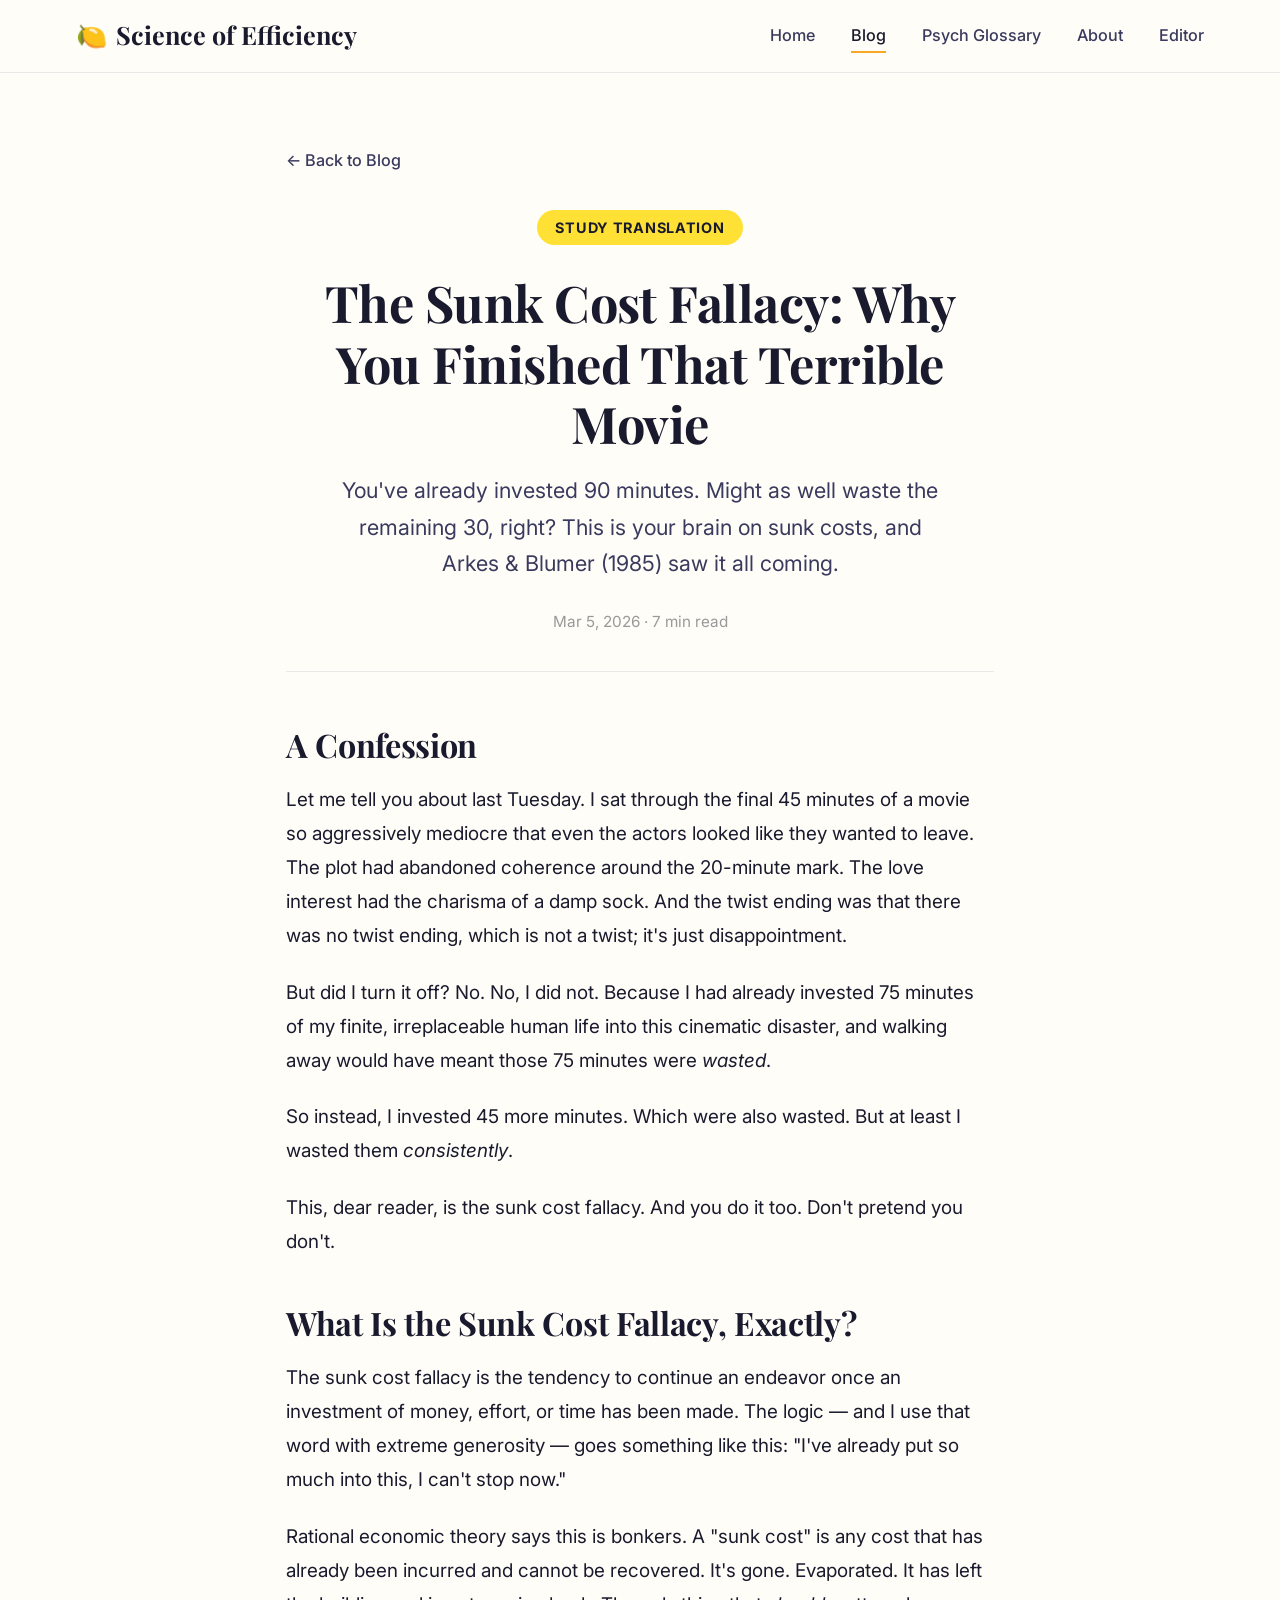
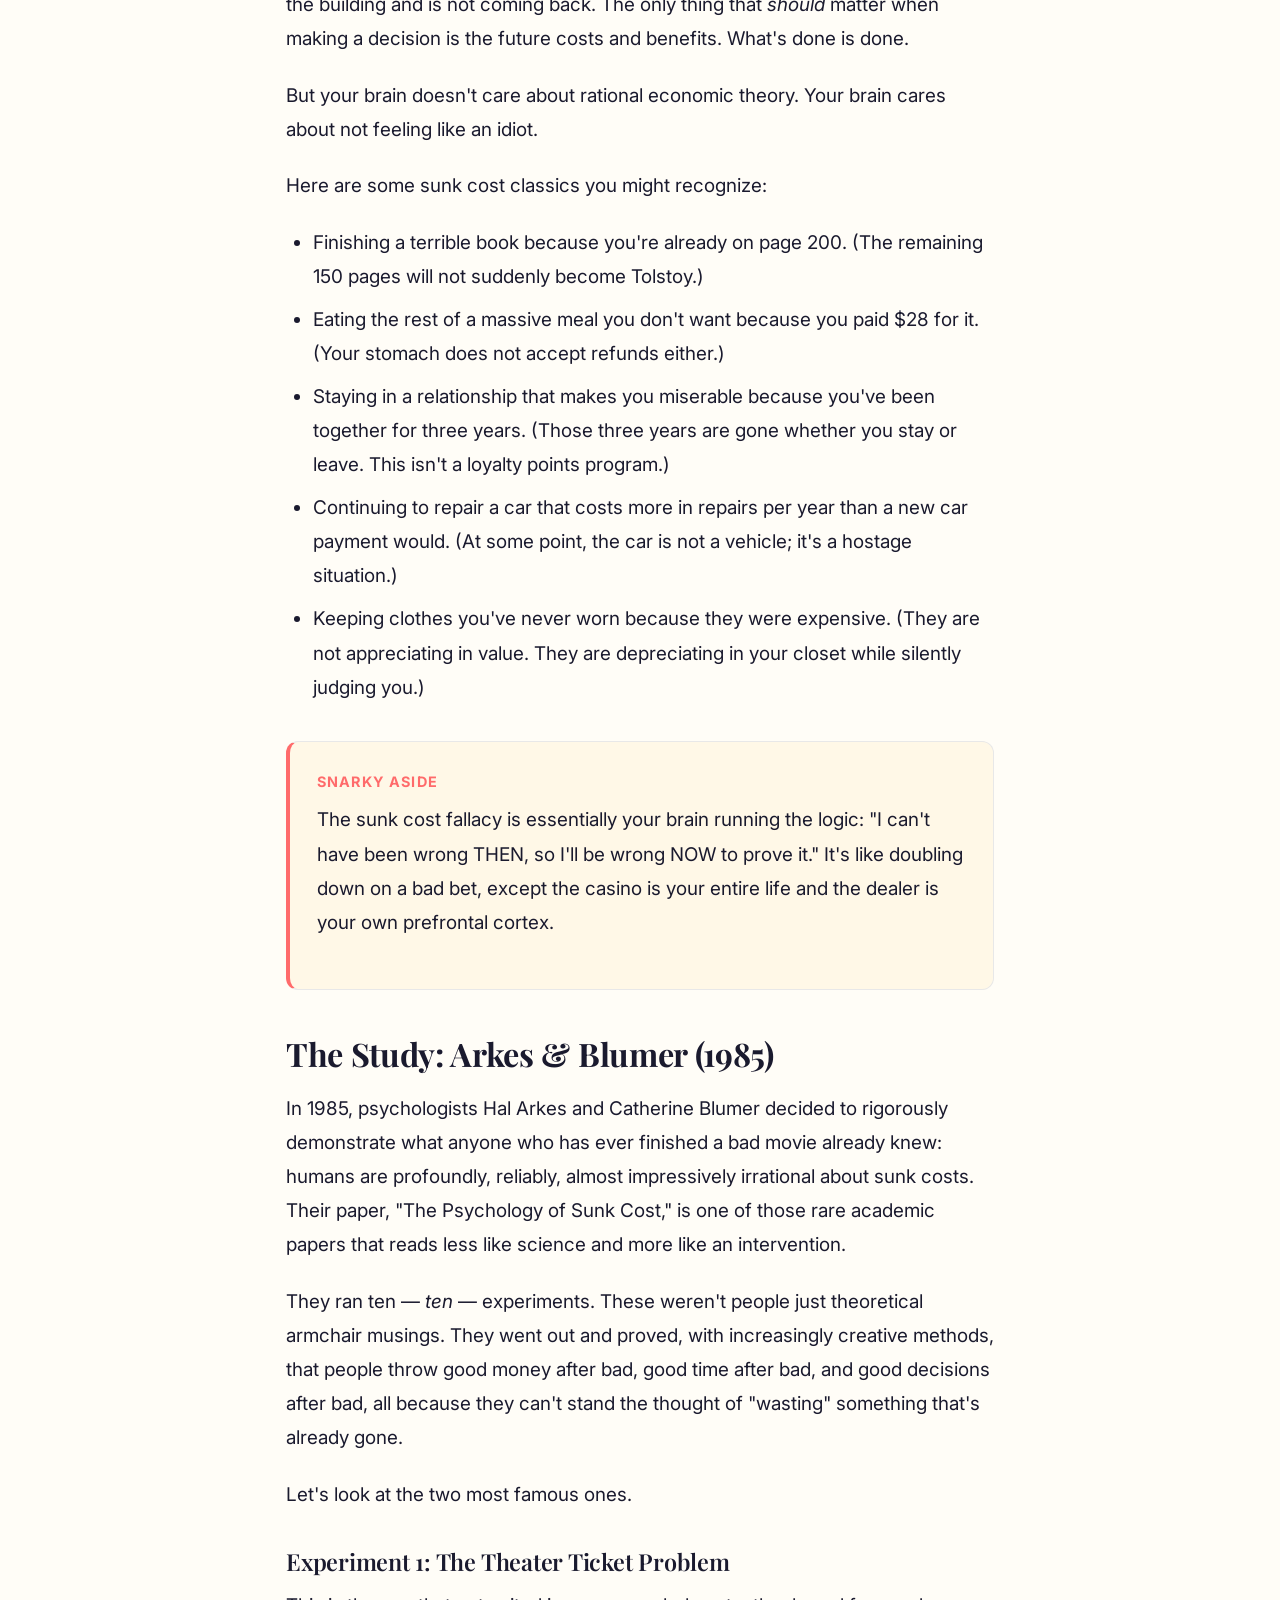
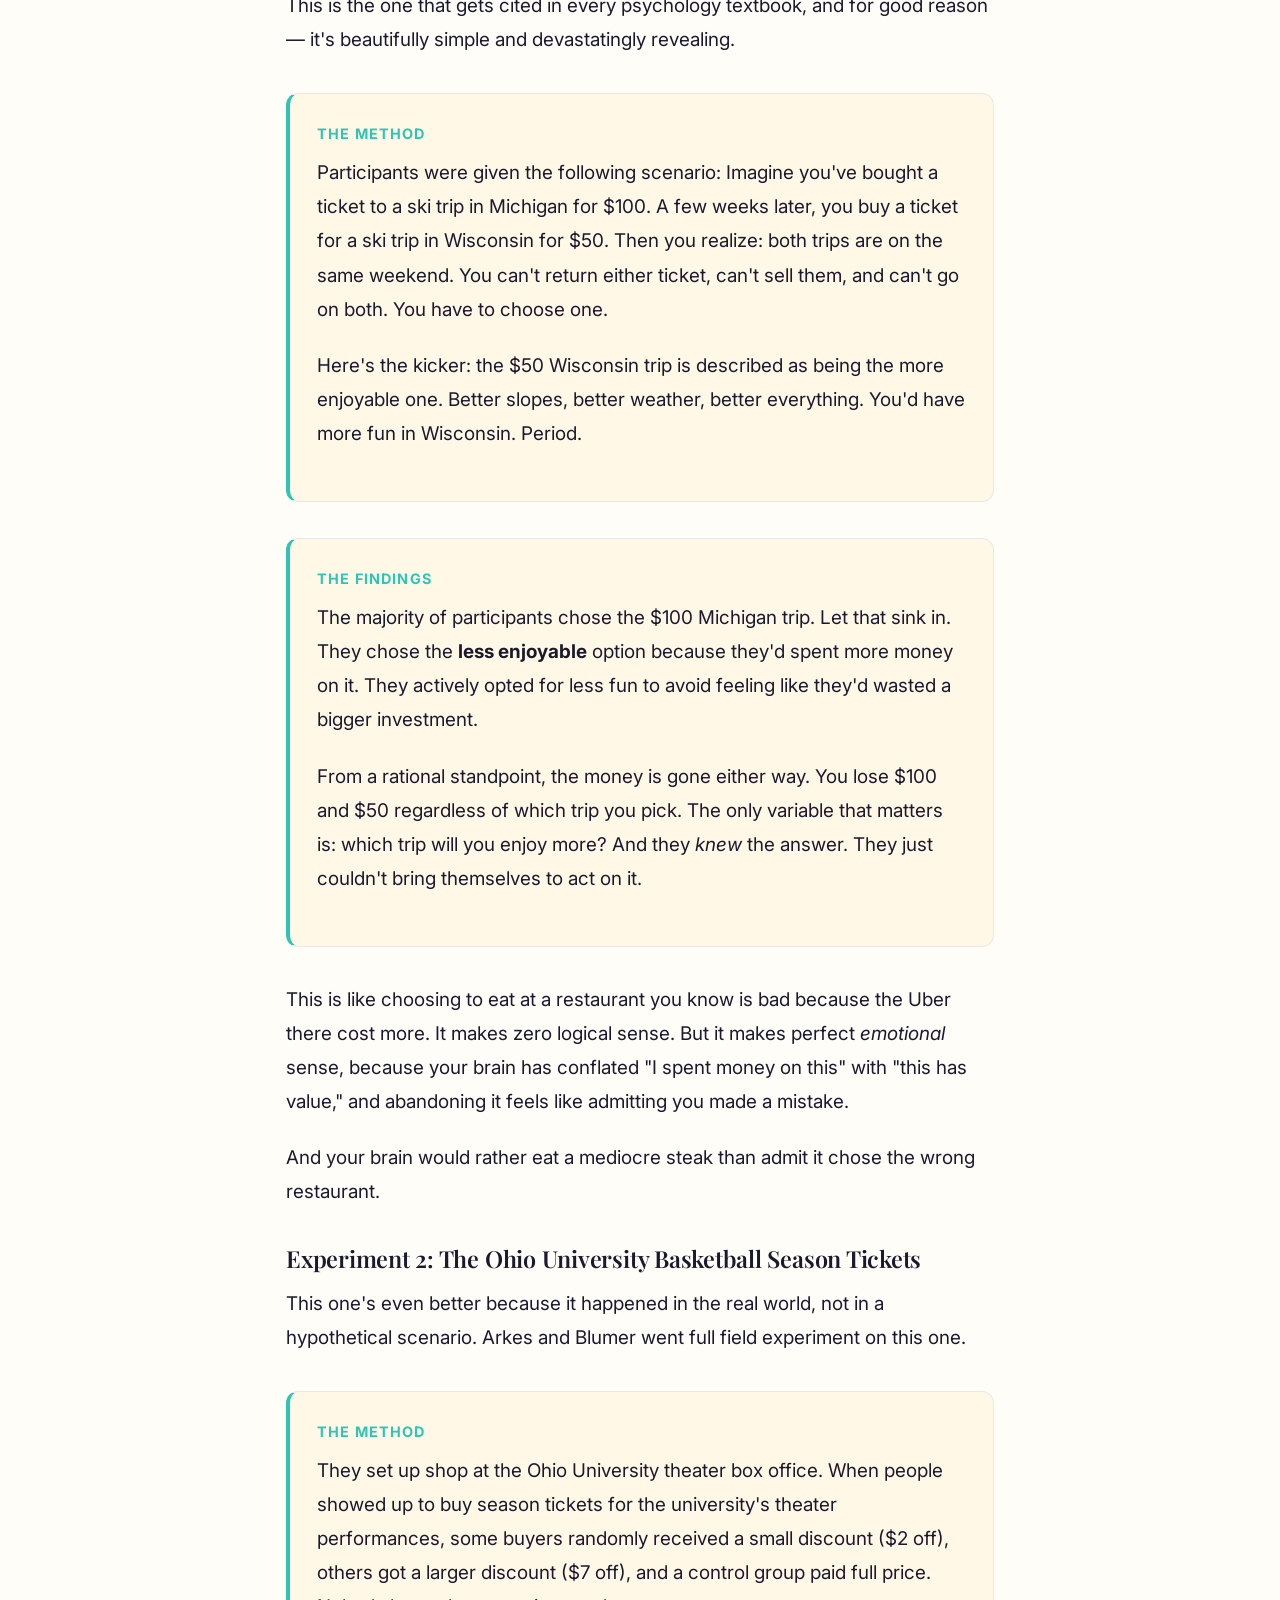
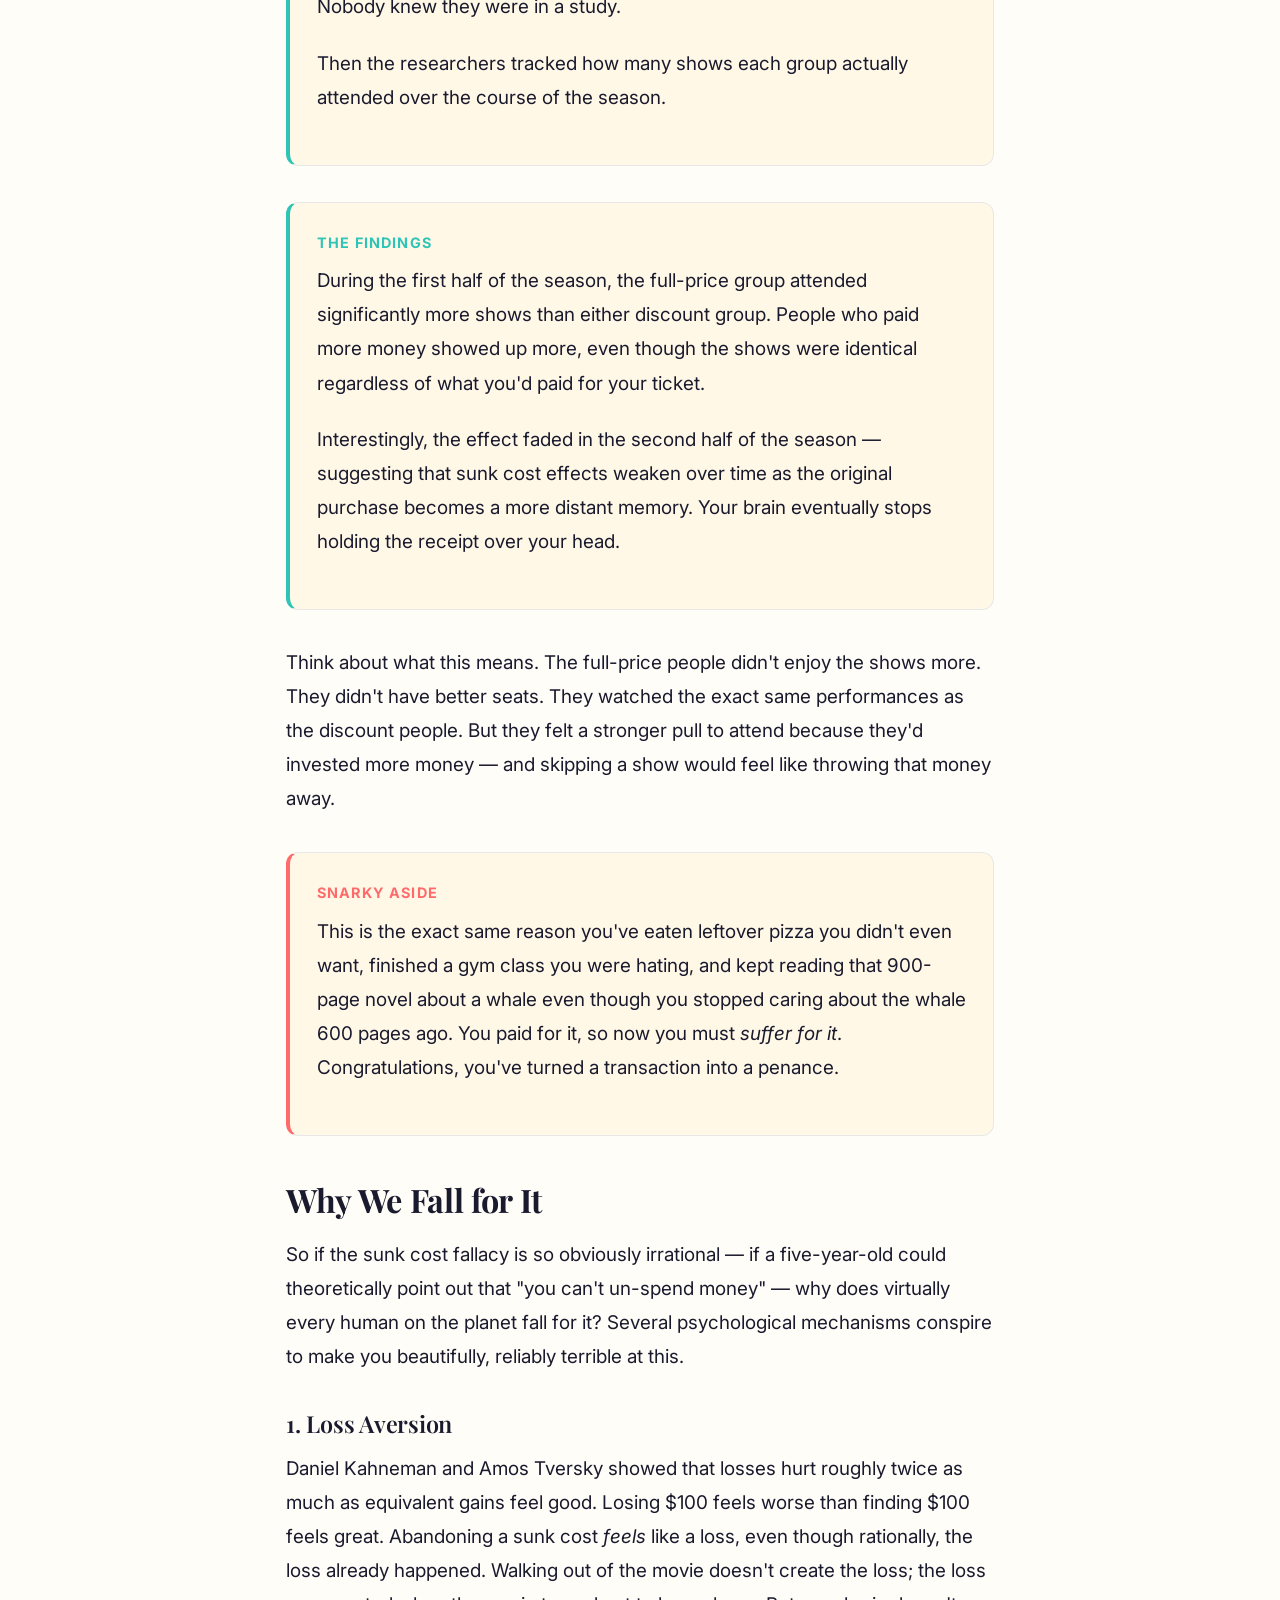
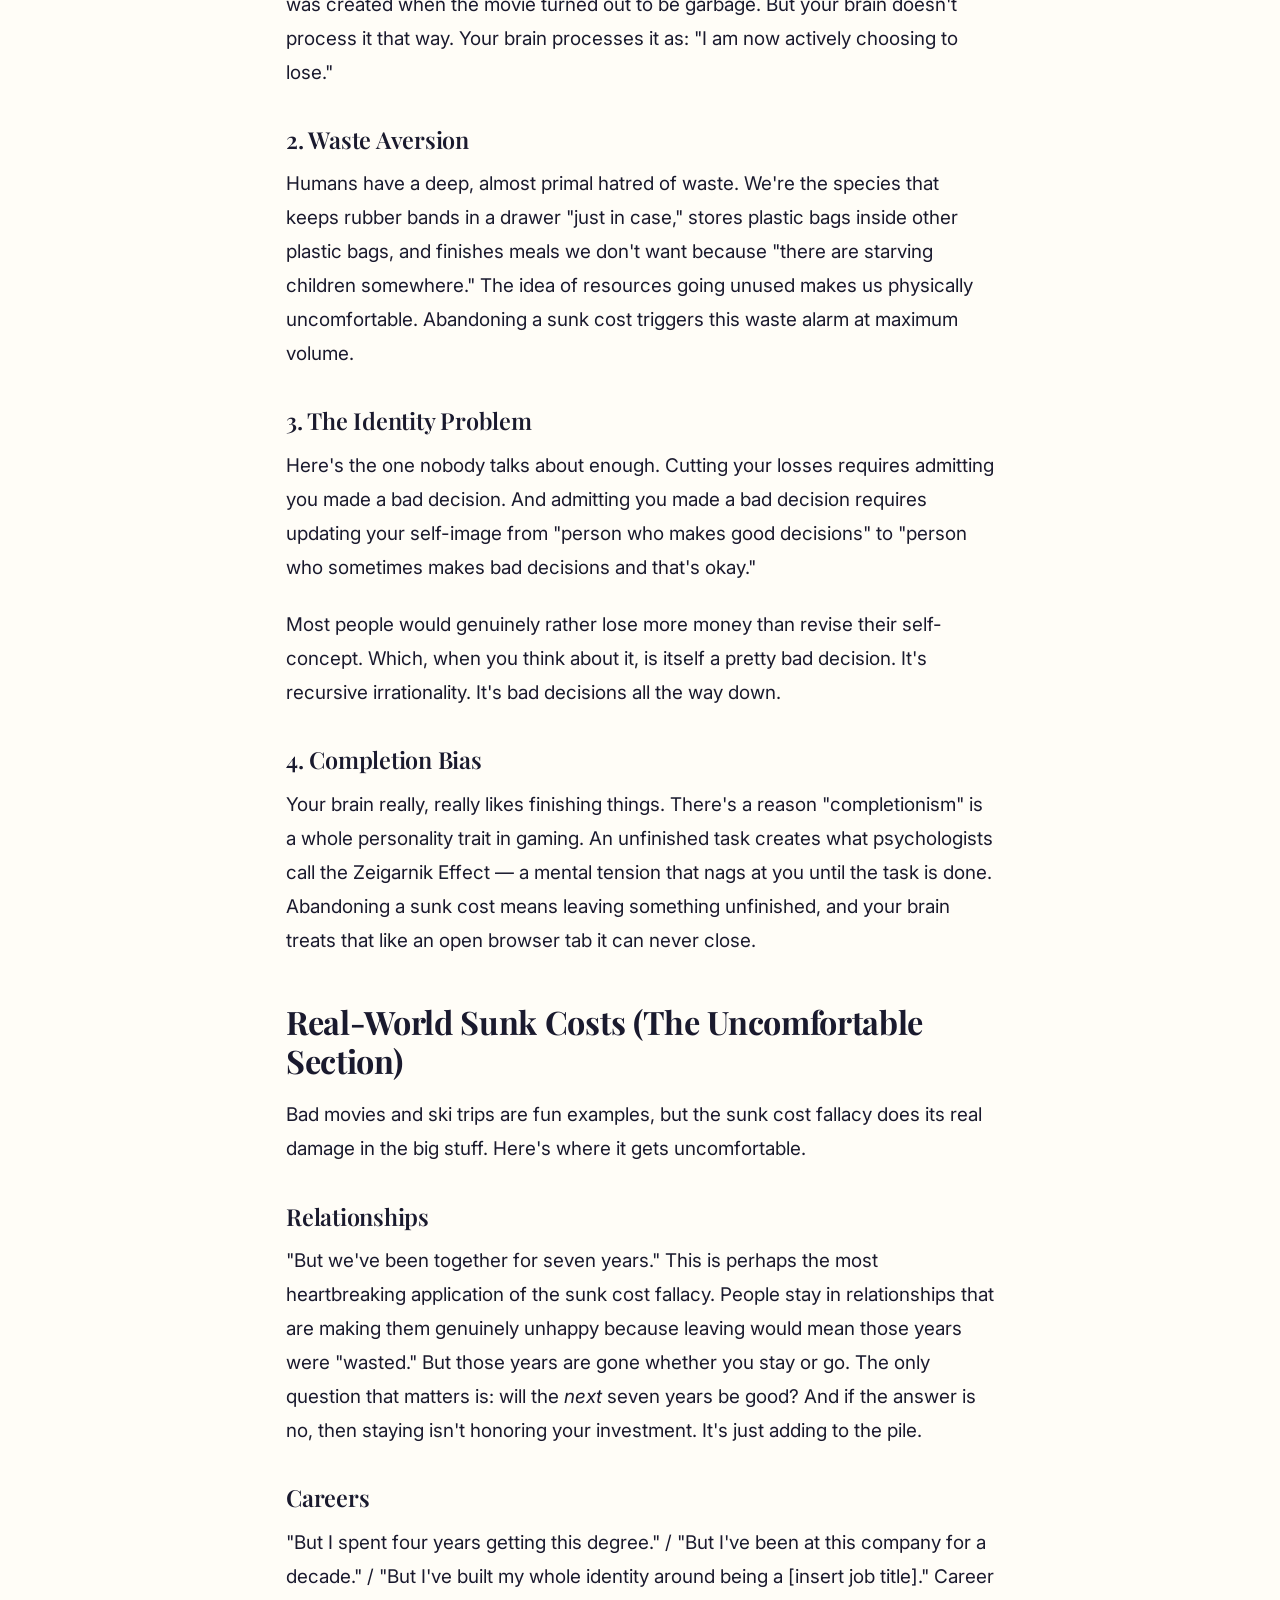
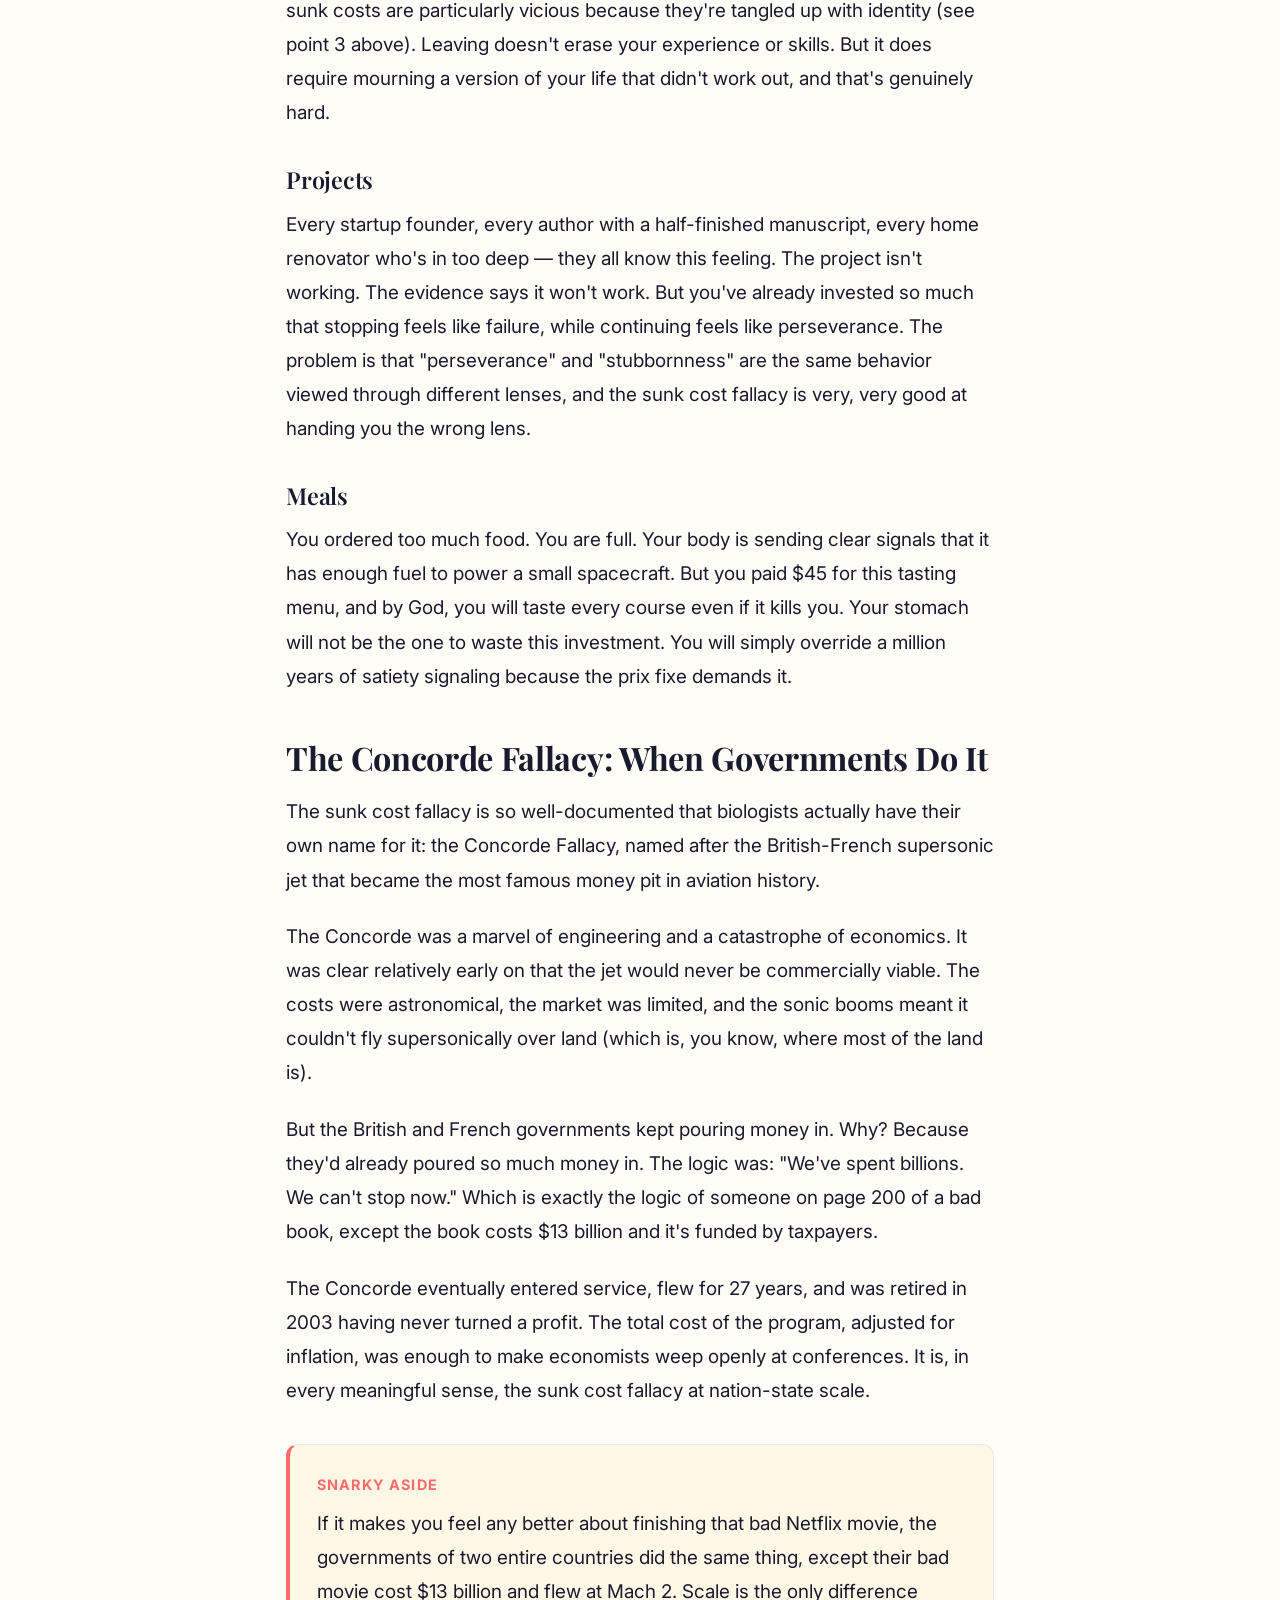
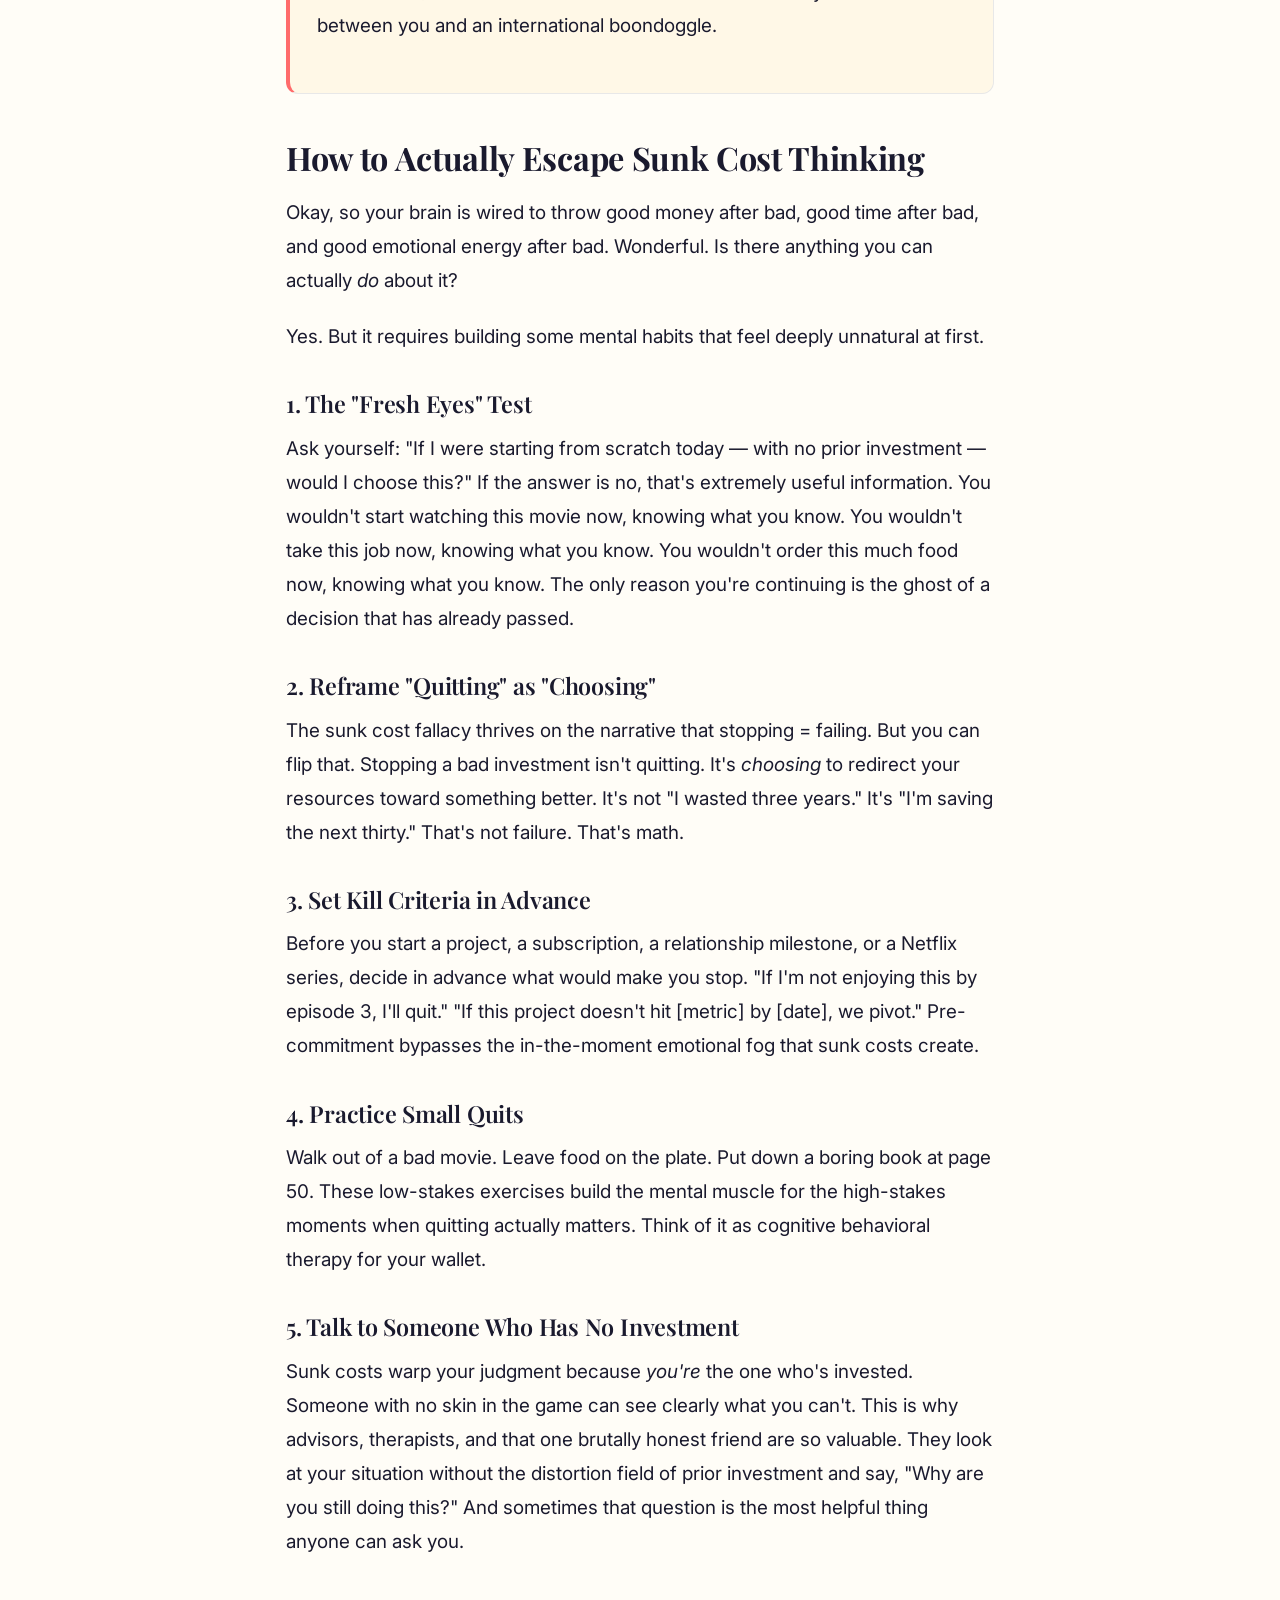
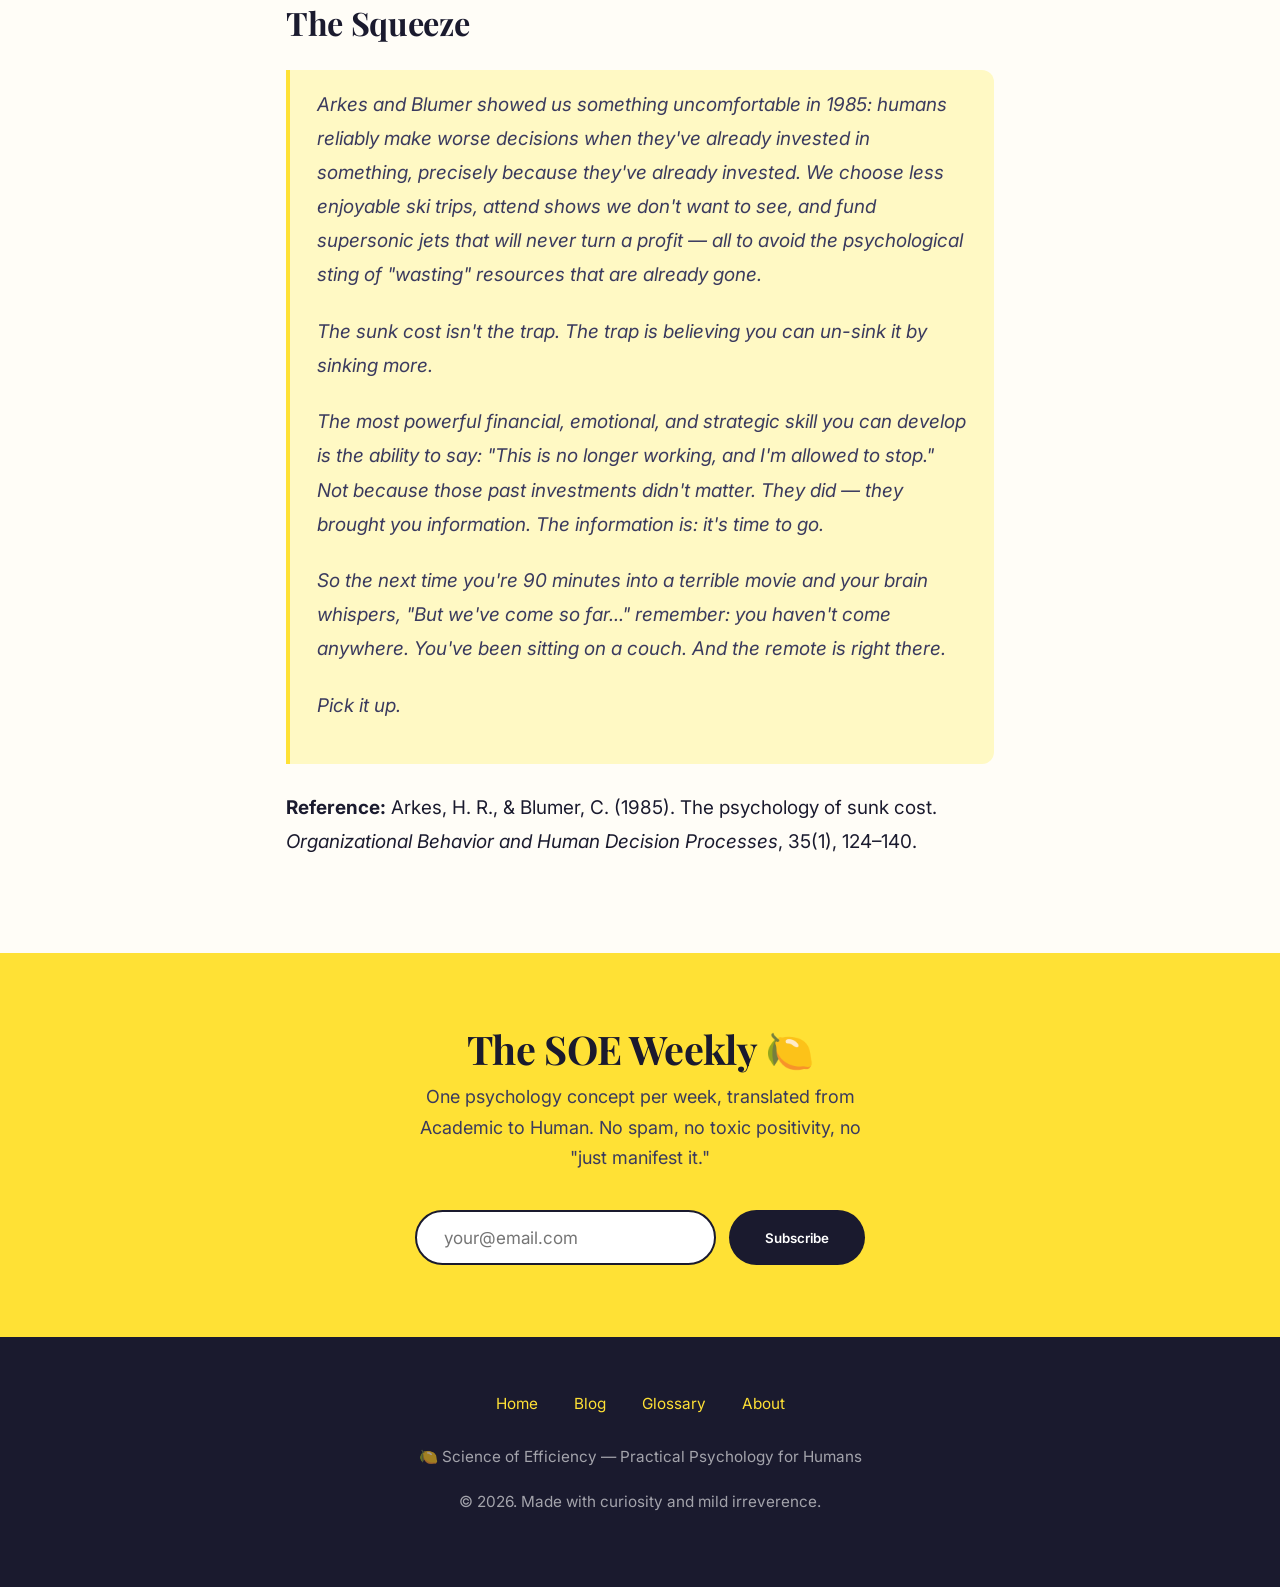
<file: blog/sunk-cost-fallacy.html>
<!DOCTYPE html>
<html lang="en">
<head>
  <meta charset="UTF-8">
  <meta name="viewport" content="width=device-width, initial-scale=1.0">
  <title>The Sunk Cost Fallacy — Science of Efficiency</title>
  <meta name="description" content="Why you finished that terrible movie. The sunk cost fallacy explained with science and humor.">
  <link rel="preconnect" href="https://fonts.googleapis.com">
  <link rel="preconnect" href="https://fonts.gstatic.com" crossorigin>
  <link href="https://fonts.googleapis.com/css2?family=Inter:wght@400;500;600;700&family=Playfair+Display:wght@600;700;800&display=swap" rel="stylesheet">
  <link rel="stylesheet" href="../css/style.css">
  <link rel="icon" href="data:image/svg+xml,<svg xmlns=%22http://www.w3.org/2000/svg%22 viewBox=%220 0 100 100%22><text y=%22.9em%22 font-size=%2290%22>🍋</text></svg>">
</head>
<body>

  <!-- Navigation -->
  <nav class="nav">
    <div class="nav__inner">
      <a href="../index.html" class="nav__logo">
        <span>🍋</span> Science of Efficiency
      </a>
      <button class="nav__toggle" aria-label="Toggle menu" aria-expanded="false">
        <span></span><span></span><span></span>
      </button>
      <ul class="nav__links">
        <li><a href="../index.html">Home</a></li>
        <li><a href="../blog.html" class="active">Blog</a></li>
        <li><a href="../glossary.html">Psych Glossary</a></li>
        <li><a href="../about.html">About</a></li>
        <li><a href="../editor.html">Editor</a></li>
      </ul>
    </div>
  </nav>

  <!-- Article -->
  <article class="article">
    <div class="container--narrow">

      <a href="../blog.html" class="back-link">&larr; Back to Blog</a>

      <header class="article__header">
        <span class="article__tag">Study Translation</span>
        <h1 class="article__title">The Sunk Cost Fallacy: Why You Finished That Terrible Movie</h1>
        <p class="article__subtitle">You've already invested 90 minutes. Might as well waste the remaining 30, right? This is your brain on sunk costs, and Arkes &amp; Blumer (1985) saw it all coming.</p>
        <div class="article__meta">Mar 5, 2026 &middot; 7 min read</div>
      </header>

      <div class="article__content">

        <h2>A Confession</h2>

        <p>Let me tell you about last Tuesday. I sat through the final 45 minutes of a movie so aggressively mediocre that even the actors looked like they wanted to leave. The plot had abandoned coherence around the 20-minute mark. The love interest had the charisma of a damp sock. And the twist ending was that there was no twist ending, which is not a twist; it's just disappointment.</p>

        <p>But did I turn it off? No. No, I did not. Because I had already invested 75 minutes of my finite, irreplaceable human life into this cinematic disaster, and walking away would have meant those 75 minutes were <em>wasted</em>.</p>

        <p>So instead, I invested 45 more minutes. Which were also wasted. But at least I wasted them <em>consistently</em>.</p>

        <p>This, dear reader, is the sunk cost fallacy. And you do it too. Don't pretend you don't.</p>

        <h2>What Is the Sunk Cost Fallacy, Exactly?</h2>

        <p>The sunk cost fallacy is the tendency to continue an endeavor once an investment of money, effort, or time has been made. The logic &mdash; and I use that word with extreme generosity &mdash; goes something like this: "I've already put so much into this, I can't stop now."</p>

        <p>Rational economic theory says this is bonkers. A "sunk cost" is any cost that has already been incurred and cannot be recovered. It's gone. Evaporated. It has left the building and is not coming back. The only thing that <em>should</em> matter when making a decision is the future costs and benefits. What's done is done.</p>

        <p>But your brain doesn't care about rational economic theory. Your brain cares about not feeling like an idiot.</p>

        <p>Here are some sunk cost classics you might recognize:</p>

        <ul>
          <li>Finishing a terrible book because you're already on page 200. (The remaining 150 pages will not suddenly become Tolstoy.)</li>
          <li>Eating the rest of a massive meal you don't want because you paid $28 for it. (Your stomach does not accept refunds either.)</li>
          <li>Staying in a relationship that makes you miserable because you've been together for three years. (Those three years are gone whether you stay or leave. This isn't a loyalty points program.)</li>
          <li>Continuing to repair a car that costs more in repairs per year than a new car payment would. (At some point, the car is not a vehicle; it's a hostage situation.)</li>
          <li>Keeping clothes you've never worn because they were expensive. (They are not appreciating in value. They are depreciating in your closet while silently judging you.)</li>
        </ul>

        <div class="callout callout--snarky">
          <div class="callout__label">Snarky Aside</div>
          <p>The sunk cost fallacy is essentially your brain running the logic: "I can't have been wrong THEN, so I'll be wrong NOW to prove it." It's like doubling down on a bad bet, except the casino is your entire life and the dealer is your own prefrontal cortex.</p>
        </div>

        <h2>The Study: Arkes &amp; Blumer (1985)</h2>

        <p>In 1985, psychologists Hal Arkes and Catherine Blumer decided to rigorously demonstrate what anyone who has ever finished a bad movie already knew: humans are profoundly, reliably, almost impressively irrational about sunk costs. Their paper, "The Psychology of Sunk Cost," is one of those rare academic papers that reads less like science and more like an intervention.</p>

        <p>They ran ten &mdash; <em>ten</em> &mdash; experiments. These weren't people just theoretical armchair musings. They went out and proved, with increasingly creative methods, that people throw good money after bad, good time after bad, and good decisions after bad, all because they can't stand the thought of "wasting" something that's already gone.</p>

        <p>Let's look at the two most famous ones.</p>

        <h3>Experiment 1: The Theater Ticket Problem</h3>

        <p>This is the one that gets cited in every psychology textbook, and for good reason &mdash; it's beautifully simple and devastatingly revealing.</p>

        <div class="callout callout--study">
          <div class="callout__label">The Method</div>
          <p>Participants were given the following scenario: Imagine you've bought a ticket to a ski trip in Michigan for $100. A few weeks later, you buy a ticket for a ski trip in Wisconsin for $50. Then you realize: both trips are on the same weekend. You can't return either ticket, can't sell them, and can't go on both. You have to choose one.</p>
          <p>Here's the kicker: the $50 Wisconsin trip is described as being the more enjoyable one. Better slopes, better weather, better everything. You'd have more fun in Wisconsin. Period.</p>
        </div>

        <div class="callout callout--study">
          <div class="callout__label">The Findings</div>
          <p>The majority of participants chose the $100 Michigan trip. Let that sink in. They chose the <strong>less enjoyable</strong> option because they'd spent more money on it. They actively opted for less fun to avoid feeling like they'd wasted a bigger investment.</p>
          <p>From a rational standpoint, the money is gone either way. You lose $100 and $50 regardless of which trip you pick. The only variable that matters is: which trip will you enjoy more? And they <em>knew</em> the answer. They just couldn't bring themselves to act on it.</p>
        </div>

        <p>This is like choosing to eat at a restaurant you know is bad because the Uber there cost more. It makes zero logical sense. But it makes perfect <em>emotional</em> sense, because your brain has conflated "I spent money on this" with "this has value," and abandoning it feels like admitting you made a mistake.</p>

        <p>And your brain would rather eat a mediocre steak than admit it chose the wrong restaurant.</p>

        <h3>Experiment 2: The Ohio University Basketball Season Tickets</h3>

        <p>This one's even better because it happened in the real world, not in a hypothetical scenario. Arkes and Blumer went full field experiment on this one.</p>

        <div class="callout callout--study">
          <div class="callout__label">The Method</div>
          <p>They set up shop at the Ohio University theater box office. When people showed up to buy season tickets for the university's theater performances, some buyers randomly received a small discount ($2 off), others got a larger discount ($7 off), and a control group paid full price. Nobody knew they were in a study.</p>
          <p>Then the researchers tracked how many shows each group actually attended over the course of the season.</p>
        </div>

        <div class="callout callout--study">
          <div class="callout__label">The Findings</div>
          <p>During the first half of the season, the full-price group attended significantly more shows than either discount group. People who paid more money showed up more, even though the shows were identical regardless of what you'd paid for your ticket.</p>
          <p>Interestingly, the effect faded in the second half of the season &mdash; suggesting that sunk cost effects weaken over time as the original purchase becomes a more distant memory. Your brain eventually stops holding the receipt over your head.</p>
        </div>

        <p>Think about what this means. The full-price people didn't enjoy the shows more. They didn't have better seats. They watched the exact same performances as the discount people. But they felt a stronger pull to attend because they'd invested more money &mdash; and skipping a show would feel like throwing that money away.</p>

        <div class="callout callout--snarky">
          <div class="callout__label">Snarky Aside</div>
          <p>This is the exact same reason you've eaten leftover pizza you didn't even want, finished a gym class you were hating, and kept reading that 900-page novel about a whale even though you stopped caring about the whale 600 pages ago. You paid for it, so now you must <em>suffer for it</em>. Congratulations, you've turned a transaction into a penance.</p>
        </div>

        <h2>Why We Fall for It</h2>

        <p>So if the sunk cost fallacy is so obviously irrational &mdash; if a five-year-old could theoretically point out that "you can't un-spend money" &mdash; why does virtually every human on the planet fall for it? Several psychological mechanisms conspire to make you beautifully, reliably terrible at this.</p>

        <h3>1. Loss Aversion</h3>

        <p>Daniel Kahneman and Amos Tversky showed that losses hurt roughly twice as much as equivalent gains feel good. Losing $100 feels worse than finding $100 feels great. Abandoning a sunk cost <em>feels</em> like a loss, even though rationally, the loss already happened. Walking out of the movie doesn't create the loss; the loss was created when the movie turned out to be garbage. But your brain doesn't process it that way. Your brain processes it as: "I am now actively choosing to lose."</p>

        <h3>2. Waste Aversion</h3>

        <p>Humans have a deep, almost primal hatred of waste. We're the species that keeps rubber bands in a drawer "just in case," stores plastic bags inside other plastic bags, and finishes meals we don't want because "there are starving children somewhere." The idea of resources going unused makes us physically uncomfortable. Abandoning a sunk cost triggers this waste alarm at maximum volume.</p>

        <h3>3. The Identity Problem</h3>

        <p>Here's the one nobody talks about enough. Cutting your losses requires admitting you made a bad decision. And admitting you made a bad decision requires updating your self-image from "person who makes good decisions" to "person who sometimes makes bad decisions and that's okay."</p>

        <p>Most people would genuinely rather lose more money than revise their self-concept. Which, when you think about it, is itself a pretty bad decision. It's recursive irrationality. It's bad decisions all the way down.</p>

        <h3>4. Completion Bias</h3>

        <p>Your brain really, really likes finishing things. There's a reason "completionism" is a whole personality trait in gaming. An unfinished task creates what psychologists call the Zeigarnik Effect &mdash; a mental tension that nags at you until the task is done. Abandoning a sunk cost means leaving something unfinished, and your brain treats that like an open browser tab it can never close.</p>

        <h2>Real-World Sunk Costs (The Uncomfortable Section)</h2>

        <p>Bad movies and ski trips are fun examples, but the sunk cost fallacy does its real damage in the big stuff. Here's where it gets uncomfortable.</p>

        <h3>Relationships</h3>

        <p>"But we've been together for seven years." This is perhaps the most heartbreaking application of the sunk cost fallacy. People stay in relationships that are making them genuinely unhappy because leaving would mean those years were "wasted." But those years are gone whether you stay or go. The only question that matters is: will the <em>next</em> seven years be good? And if the answer is no, then staying isn't honoring your investment. It's just adding to the pile.</p>

        <h3>Careers</h3>

        <p>"But I spent four years getting this degree." / "But I've been at this company for a decade." / "But I've built my whole identity around being a [insert job title]." Career sunk costs are particularly vicious because they're tangled up with identity (see point 3 above). Leaving doesn't erase your experience or skills. But it does require mourning a version of your life that didn't work out, and that's genuinely hard.</p>

        <h3>Projects</h3>

        <p>Every startup founder, every author with a half-finished manuscript, every home renovator who's in too deep &mdash; they all know this feeling. The project isn't working. The evidence says it won't work. But you've already invested so much that stopping feels like failure, while continuing feels like perseverance. The problem is that "perseverance" and "stubbornness" are the same behavior viewed through different lenses, and the sunk cost fallacy is very, very good at handing you the wrong lens.</p>

        <h3>Meals</h3>

        <p>You ordered too much food. You are full. Your body is sending clear signals that it has enough fuel to power a small spacecraft. But you paid $45 for this tasting menu, and by God, you will taste every course even if it kills you. Your stomach will not be the one to waste this investment. You will simply override a million years of satiety signaling because the prix fixe demands it.</p>

        <h2>The Concorde Fallacy: When Governments Do It</h2>

        <p>The sunk cost fallacy is so well-documented that biologists actually have their own name for it: the Concorde Fallacy, named after the British-French supersonic jet that became the most famous money pit in aviation history.</p>

        <p>The Concorde was a marvel of engineering and a catastrophe of economics. It was clear relatively early on that the jet would never be commercially viable. The costs were astronomical, the market was limited, and the sonic booms meant it couldn't fly supersonically over land (which is, you know, where most of the land is).</p>

        <p>But the British and French governments kept pouring money in. Why? Because they'd already poured so much money in. The logic was: "We've spent billions. We can't stop now." Which is exactly the logic of someone on page 200 of a bad book, except the book costs $13 billion and it's funded by taxpayers.</p>

        <p>The Concorde eventually entered service, flew for 27 years, and was retired in 2003 having never turned a profit. The total cost of the program, adjusted for inflation, was enough to make economists weep openly at conferences. It is, in every meaningful sense, the sunk cost fallacy at nation-state scale.</p>

        <div class="callout callout--snarky">
          <div class="callout__label">Snarky Aside</div>
          <p>If it makes you feel any better about finishing that bad Netflix movie, the governments of two entire countries did the same thing, except their bad movie cost $13 billion and flew at Mach 2. Scale is the only difference between you and an international boondoggle.</p>
        </div>

        <h2>How to Actually Escape Sunk Cost Thinking</h2>

        <p>Okay, so your brain is wired to throw good money after bad, good time after bad, and good emotional energy after bad. Wonderful. Is there anything you can actually <em>do</em> about it?</p>

        <p>Yes. But it requires building some mental habits that feel deeply unnatural at first.</p>

        <h3>1. The "Fresh Eyes" Test</h3>

        <p>Ask yourself: "If I were starting from scratch today &mdash; with no prior investment &mdash; would I choose this?" If the answer is no, that's extremely useful information. You wouldn't start watching this movie now, knowing what you know. You wouldn't take this job now, knowing what you know. You wouldn't order this much food now, knowing what you know. The only reason you're continuing is the ghost of a decision that has already passed.</p>

        <h3>2. Reframe "Quitting" as "Choosing"</h3>

        <p>The sunk cost fallacy thrives on the narrative that stopping = failing. But you can flip that. Stopping a bad investment isn't quitting. It's <em>choosing</em> to redirect your resources toward something better. It's not "I wasted three years." It's "I'm saving the next thirty." That's not failure. That's math.</p>

        <h3>3. Set Kill Criteria in Advance</h3>

        <p>Before you start a project, a subscription, a relationship milestone, or a Netflix series, decide in advance what would make you stop. "If I'm not enjoying this by episode 3, I'll quit." "If this project doesn't hit [metric] by [date], we pivot." Pre-commitment bypasses the in-the-moment emotional fog that sunk costs create.</p>

        <h3>4. Practice Small Quits</h3>

        <p>Walk out of a bad movie. Leave food on the plate. Put down a boring book at page 50. These low-stakes exercises build the mental muscle for the high-stakes moments when quitting actually matters. Think of it as cognitive behavioral therapy for your wallet.</p>

        <h3>5. Talk to Someone Who Has No Investment</h3>

        <p>Sunk costs warp your judgment because <em>you're</em> the one who's invested. Someone with no skin in the game can see clearly what you can't. This is why advisors, therapists, and that one brutally honest friend are so valuable. They look at your situation without the distortion field of prior investment and say, "Why are you still doing this?" And sometimes that question is the most helpful thing anyone can ask you.</p>

        <h2>The Squeeze</h2>

        <blockquote>
          <p>Arkes and Blumer showed us something uncomfortable in 1985: humans reliably make worse decisions when they've already invested in something, precisely <em>because</em> they've already invested. We choose less enjoyable ski trips, attend shows we don't want to see, and fund supersonic jets that will never turn a profit &mdash; all to avoid the psychological sting of "wasting" resources that are already gone.</p>
          <p>The sunk cost isn't the trap. The trap is believing you can un-sink it by sinking more.</p>
          <p>The most powerful financial, emotional, and strategic skill you can develop is the ability to say: "This is no longer working, and I'm allowed to stop." Not because those past investments didn't matter. They did &mdash; they brought you information. The information is: it's time to go.</p>
          <p>So the next time you're 90 minutes into a terrible movie and your brain whispers, "But we've come so far..." remember: you haven't come anywhere. You've been sitting on a couch. And the remote is right there.</p>
          <p>Pick it up.</p>
        </blockquote>

        <p><strong>Reference:</strong> Arkes, H. R., &amp; Blumer, C. (1985). The psychology of sunk cost. <em>Organizational Behavior and Human Decision Processes</em>, 35(1), 124&ndash;140.</p>

      </div>
    </div>
  </article>

  <!-- Newsletter -->
  <section class="newsletter">
    <div class="container">
      <h2>The SOE Weekly 🍋</h2>
      <p>One psychology concept per week, translated from Academic to Human. No spam, no toxic positivity, no "just manifest it."</p>
      <form class="newsletter__form">
        <input type="email" class="newsletter__input" placeholder="your@email.com" required>
        <button type="submit" class="newsletter__btn">Subscribe</button>
      </form>
    </div>
  </section>

  <!-- Footer -->
  <footer class="footer">
    <div class="container">
      <ul class="footer__links">
        <li><a href="../index.html">Home</a></li>
        <li><a href="../blog.html">Blog</a></li>
        <li><a href="../glossary.html">Glossary</a></li>
        <li><a href="../about.html">About</a></li>
      </ul>
      <p>🍋 Science of Efficiency — Practical Psychology for Humans</p>
      <p style="margin-top: 0.5rem;">&copy; 2026. Made with curiosity and mild irreverence.</p>
    </div>
  </footer>

  <script src="../js/main.js"></script>
</body>
</html>
</file>
<file: css/style.css>
/* ============================================
   SOE Website — Practical Psychology for Humans
   ============================================ */

/* --- Reset & Base --- */
*, *::before, *::after {
  box-sizing: border-box;
  margin: 0;
  padding: 0;
}

:root {
  --lemon: #FFE135;
  --lemon-light: #FFF9C4;
  --lemon-dark: #F9A825;
  --ink: #1a1a2e;
  --ink-light: #3a3a5e;
  --paper: #FFFDF7;
  --paper-alt: #FFF8E7;
  --accent: #FF6B6B;
  --accent-teal: #2EC4B6;
  --gray-100: #f7f7f7;
  --gray-200: #e8e8e8;
  --gray-400: #999;
  --gray-600: #666;
  --radius: 12px;
  --radius-lg: 20px;
  --shadow-sm: 0 2px 8px rgba(0,0,0,0.06);
  --shadow-md: 0 4px 20px rgba(0,0,0,0.08);
  --shadow-lg: 0 8px 40px rgba(0,0,0,0.12);
  --font-main: 'Inter', -apple-system, BlinkMacSystemFont, 'Segoe UI', sans-serif;
  --font-display: 'Playfair Display', Georgia, serif;
  --font-mono: 'JetBrains Mono', 'Fira Code', monospace;
  --max-width: 1200px;
  --max-width-narrow: 780px;
}

html {
  scroll-behavior: smooth;
  font-size: 18px;
}

body {
  font-family: var(--font-main);
  background: var(--paper);
  color: var(--ink);
  line-height: 1.7;
  -webkit-font-smoothing: antialiased;
}

a {
  color: var(--ink);
  text-decoration: none;
  transition: color 0.2s;
}

img { max-width: 100%; display: block; }

/* --- Typography --- */
h1, h2, h3, h4 {
  font-family: var(--font-display);
  line-height: 1.2;
  letter-spacing: -0.01em;
}

h1 { font-size: 3rem; font-weight: 700; }
h2 { font-size: 2.2rem; font-weight: 700; }
h3 { font-size: 1.5rem; font-weight: 600; }
h4 { font-size: 1.15rem; font-weight: 600; }

p { margin-bottom: 1.2em; }

/* --- Utility --- */
.container {
  max-width: var(--max-width);
  margin: 0 auto;
  padding: 0 2rem;
}

.container--narrow {
  max-width: var(--max-width-narrow);
  margin: 0 auto;
  padding: 0 2rem;
}

.sr-only {
  position: absolute; width: 1px; height: 1px;
  padding: 0; margin: -1px; overflow: hidden;
  clip: rect(0,0,0,0); border: 0;
}

/* --- Navigation --- */
.nav {
  position: sticky;
  top: 0;
  z-index: 100;
  background: rgba(255, 253, 247, 0.92);
  backdrop-filter: blur(12px);
  -webkit-backdrop-filter: blur(12px);
  border-bottom: 1px solid var(--gray-200);
  padding: 0.8rem 0;
}

.nav__inner {
  display: flex;
  align-items: center;
  justify-content: space-between;
  max-width: var(--max-width);
  margin: 0 auto;
  padding: 0 2rem;
}

.nav__logo {
  display: flex;
  align-items: center;
  gap: 0.5rem;
  font-family: var(--font-display);
  font-size: 1.4rem;
  font-weight: 700;
  color: var(--ink);
}

.nav__logo svg {
  width: 36px;
  height: 36px;
}

.nav__links {
  display: flex;
  gap: 2rem;
  list-style: none;
  align-items: center;
}

.nav__links a {
  font-size: 0.9rem;
  font-weight: 500;
  color: var(--ink-light);
  position: relative;
  padding: 0.3rem 0;
}

.nav__links a:hover,
.nav__links a.active {
  color: var(--ink);
}

.nav__links a::after {
  content: '';
  position: absolute;
  bottom: -2px;
  left: 0;
  width: 0;
  height: 2px;
  background: var(--lemon-dark);
  transition: width 0.3s;
}

.nav__links a:hover::after,
.nav__links a.active::after {
  width: 100%;
}

/* Mobile nav */
.nav__toggle {
  display: none;
  background: none;
  border: none;
  cursor: pointer;
  padding: 0.5rem;
}

.nav__toggle span {
  display: block;
  width: 24px;
  height: 2px;
  background: var(--ink);
  margin: 5px 0;
  transition: 0.3s;
}

@media (max-width: 768px) {
  .nav__toggle { display: block; }
  .nav__links {
    display: none;
    position: absolute;
    top: 100%;
    left: 0;
    right: 0;
    flex-direction: column;
    background: var(--paper);
    padding: 1.5rem 2rem;
    gap: 1rem;
    border-bottom: 1px solid var(--gray-200);
    box-shadow: var(--shadow-md);
  }
  .nav__links.open { display: flex; }
}

/* --- Hero --- */
.hero {
  padding: 6rem 0 4rem;
  text-align: center;
  position: relative;
  overflow: hidden;
}

.hero::before {
  content: '';
  position: absolute;
  top: -50%;
  left: -20%;
  width: 140%;
  height: 200%;
  background: radial-gradient(ellipse at center top, var(--lemon-light) 0%, transparent 60%);
  z-index: -1;
}

.hero__lemon {
  font-size: 5rem;
  margin-bottom: 1.5rem;
  display: inline-block;
  animation: float 3s ease-in-out infinite;
}

@keyframes float {
  0%, 100% { transform: translateY(0) rotate(0deg); }
  50% { transform: translateY(-10px) rotate(3deg); }
}

.hero__title {
  font-size: 3.5rem;
  margin-bottom: 1rem;
  background: linear-gradient(135deg, var(--ink) 0%, var(--ink-light) 100%);
  -webkit-background-clip: text;
  -webkit-text-fill-color: transparent;
  background-clip: text;
}

.hero__subtitle {
  font-size: 1.25rem;
  color: var(--ink-light);
  max-width: 600px;
  margin: 0 auto 2.5rem;
  font-weight: 400;
}

.hero__cta {
  display: inline-flex;
  gap: 1rem;
  flex-wrap: wrap;
  justify-content: center;
}

/* --- Buttons --- */
.btn {
  display: inline-flex;
  align-items: center;
  gap: 0.5rem;
  padding: 0.85rem 2rem;
  border-radius: 50px;
  font-family: var(--font-main);
  font-size: 0.95rem;
  font-weight: 600;
  border: none;
  cursor: pointer;
  transition: all 0.3s;
}

.btn--primary {
  background: var(--lemon);
  color: var(--ink);
  box-shadow: 0 4px 14px rgba(255, 225, 53, 0.4);
}

.btn--primary:hover {
  background: var(--lemon-dark);
  transform: translateY(-2px);
  box-shadow: 0 6px 20px rgba(255, 225, 53, 0.5);
}

.btn--secondary {
  background: transparent;
  color: var(--ink);
  border: 2px solid var(--gray-200);
}

.btn--secondary:hover {
  border-color: var(--ink);
  transform: translateY(-2px);
}

/* --- Section --- */
.section {
  padding: 5rem 0;
}

.section--alt {
  background: var(--paper-alt);
}

.section__header {
  text-align: center;
  margin-bottom: 3rem;
}

.section__header h2 {
  margin-bottom: 0.75rem;
}

.section__header p {
  color: var(--ink-light);
  font-size: 1.1rem;
  max-width: 550px;
  margin: 0 auto;
}

.section__label {
  display: inline-block;
  font-size: 0.8rem;
  font-weight: 700;
  text-transform: uppercase;
  letter-spacing: 0.1em;
  color: var(--lemon-dark);
  margin-bottom: 0.75rem;
}

/* --- Card Grid --- */
.card-grid {
  display: grid;
  grid-template-columns: repeat(auto-fill, minmax(340px, 1fr));
  gap: 2rem;
}

@media (max-width: 768px) {
  .card-grid {
    grid-template-columns: 1fr;
  }
}

/* --- Blog Card --- */
.blog-card {
  background: white;
  border-radius: var(--radius-lg);
  overflow: hidden;
  box-shadow: var(--shadow-sm);
  transition: all 0.3s;
  display: flex;
  flex-direction: column;
}

.blog-card:hover {
  transform: translateY(-4px);
  box-shadow: var(--shadow-lg);
}

.blog-card__img {
  height: 200px;
  background-size: cover;
  background-position: center;
  position: relative;
}

.blog-card__tag {
  position: absolute;
  top: 1rem;
  left: 1rem;
  background: var(--lemon);
  color: var(--ink);
  padding: 0.3rem 0.8rem;
  border-radius: 50px;
  font-size: 0.75rem;
  font-weight: 700;
  text-transform: uppercase;
  letter-spacing: 0.05em;
}

.blog-card__body {
  padding: 1.5rem;
  flex: 1;
  display: flex;
  flex-direction: column;
}

.blog-card__title {
  font-family: var(--font-display);
  font-size: 1.3rem;
  margin-bottom: 0.5rem;
  line-height: 1.3;
}

.blog-card__excerpt {
  color: var(--ink-light);
  font-size: 0.9rem;
  line-height: 1.6;
  flex: 1;
}

.blog-card__meta {
  display: flex;
  align-items: center;
  gap: 1rem;
  margin-top: 1rem;
  padding-top: 1rem;
  border-top: 1px solid var(--gray-200);
  font-size: 0.8rem;
  color: var(--gray-400);
}

/* --- Blog Post (Full Article) --- */
.article {
  padding: 4rem 0;
}

.article__header {
  text-align: center;
  margin-bottom: 3rem;
  padding-bottom: 2rem;
  border-bottom: 1px solid var(--gray-200);
}

.article__tag {
  display: inline-block;
  background: var(--lemon);
  color: var(--ink);
  padding: 0.3rem 1rem;
  border-radius: 50px;
  font-size: 0.8rem;
  font-weight: 700;
  text-transform: uppercase;
  letter-spacing: 0.05em;
  margin-bottom: 1.5rem;
}

.article__title {
  font-size: 2.8rem;
  margin-bottom: 1rem;
  max-width: 700px;
  margin-left: auto;
  margin-right: auto;
}

.article__subtitle {
  font-size: 1.2rem;
  color: var(--ink-light);
  max-width: 600px;
  margin: 0 auto 1.5rem;
}

.article__meta {
  font-size: 0.85rem;
  color: var(--gray-400);
}

.article__content {
  font-size: 1.05rem;
  line-height: 1.8;
}

.article__content h2 {
  margin: 2.5rem 0 1rem;
  font-size: 1.8rem;
}

.article__content h3 {
  margin: 2rem 0 0.75rem;
  font-size: 1.3rem;
}

.article__content blockquote {
  border-left: 4px solid var(--lemon);
  padding: 1rem 1.5rem;
  margin: 1.5rem 0;
  background: var(--lemon-light);
  border-radius: 0 var(--radius) var(--radius) 0;
  font-style: italic;
  color: var(--ink-light);
}

.article__content ul, .article__content ol {
  margin: 1rem 0 1.5rem 1.5rem;
}

.article__content li {
  margin-bottom: 0.5rem;
}

.article__content .callout {
  background: var(--paper-alt);
  border: 1px solid var(--gray-200);
  border-radius: var(--radius);
  padding: 1.5rem;
  margin: 2rem 0;
}

.article__content .callout--study {
  border-left: 4px solid var(--accent-teal);
}

.article__content .callout--snarky {
  border-left: 4px solid var(--accent);
}

.article__content .callout__label {
  font-weight: 700;
  font-size: 0.8rem;
  text-transform: uppercase;
  letter-spacing: 0.08em;
  margin-bottom: 0.5rem;
  color: var(--accent-teal);
}

.article__content .callout--snarky .callout__label {
  color: var(--accent);
}

.article__content code {
  font-family: var(--font-mono);
  background: var(--gray-100);
  padding: 0.15em 0.4em;
  border-radius: 4px;
  font-size: 0.88em;
}

/* --- Glossary --- */
.glossary__search {
  max-width: 500px;
  margin: 0 auto 2rem;
}

.glossary__input {
  width: 100%;
  padding: 1rem 1.5rem;
  border: 2px solid var(--gray-200);
  border-radius: 50px;
  font-family: var(--font-main);
  font-size: 1rem;
  background: white;
  transition: border-color 0.3s;
  outline: none;
}

.glossary__input:focus {
  border-color: var(--lemon-dark);
}

.glossary__filter-bar {
  display: flex;
  justify-content: center;
  flex-wrap: wrap;
  gap: 0.5rem;
  margin-bottom: 3rem;
}

.glossary__filter-btn {
  padding: 0.5rem 1.2rem;
  border: 1px solid var(--gray-200);
  border-radius: 50px;
  background: white;
  font-family: var(--font-main);
  font-size: 0.85rem;
  cursor: pointer;
  transition: all 0.2s;
}

.glossary__filter-btn:hover,
.glossary__filter-btn.active {
  background: var(--lemon);
  border-color: var(--lemon);
  color: var(--ink);
}

.glossary__grid {
  display: grid;
  grid-template-columns: repeat(auto-fill, minmax(300px, 1fr));
  gap: 1.5rem;
}

.glossary-card {
  background: white;
  border-radius: var(--radius);
  padding: 1.5rem;
  box-shadow: var(--shadow-sm);
  transition: all 0.3s;
  border-left: 4px solid var(--lemon);
}

.glossary-card:hover {
  box-shadow: var(--shadow-md);
  transform: translateY(-2px);
}

.glossary-card__term {
  font-family: var(--font-display);
  font-size: 1.15rem;
  font-weight: 700;
  margin-bottom: 0.3rem;
}

.glossary-card__aka {
  font-size: 0.8rem;
  color: var(--gray-400);
  font-style: italic;
  margin-bottom: 0.5rem;
}

.glossary-card__def {
  font-size: 0.9rem;
  color: var(--ink-light);
  line-height: 1.5;
  margin-bottom: 0.75rem;
}

.glossary-card__tags {
  display: flex;
  flex-wrap: wrap;
  gap: 0.4rem;
  margin-bottom: 0.75rem;
}

.glossary-card__tag {
  font-size: 0.7rem;
  padding: 0.2rem 0.6rem;
  border-radius: 50px;
  background: var(--lemon-light);
  color: var(--ink-light);
  font-weight: 600;
}

.glossary-card__link {
  font-size: 0.85rem;
  font-weight: 600;
  color: var(--lemon-dark);
  display: inline-flex;
  align-items: center;
  gap: 0.3rem;
}

.glossary-card__link:hover {
  color: var(--ink);
}

/* --- About Section --- */
.about__content {
  display: grid;
  grid-template-columns: 1fr 1fr;
  gap: 4rem;
  align-items: center;
}

.about__text h2 {
  margin-bottom: 1rem;
}

.about__visual {
  display: flex;
  justify-content: center;
  align-items: center;
}

.about__lemon-big {
  font-size: 12rem;
  animation: float 4s ease-in-out infinite;
}

@media (max-width: 768px) {
  .about__content {
    grid-template-columns: 1fr;
    gap: 2rem;
    text-align: center;
  }
  .about__lemon-big { font-size: 8rem; }
}

/* --- Featured / Highlight Strip --- */
.highlight-strip {
  background: var(--ink);
  color: white;
  padding: 3rem 0;
  text-align: center;
}

.highlight-strip h2 {
  color: var(--lemon);
  margin-bottom: 0.5rem;
}

.highlight-strip p {
  color: rgba(255,255,255,0.7);
  max-width: 500px;
  margin: 0 auto;
}

/* --- Newsletter --- */
.newsletter {
  background: var(--lemon);
  padding: 4rem 0;
  text-align: center;
  border-radius: 0;
}

.newsletter h2 {
  margin-bottom: 0.5rem;
}

.newsletter p {
  color: var(--ink-light);
  margin-bottom: 2rem;
  max-width: 450px;
  margin-left: auto;
  margin-right: auto;
}

.newsletter__form {
  display: flex;
  gap: 0.75rem;
  max-width: 450px;
  margin: 0 auto;
  flex-wrap: wrap;
  justify-content: center;
}

.newsletter__input {
  flex: 1;
  min-width: 200px;
  padding: 0.85rem 1.5rem;
  border: 2px solid var(--ink);
  border-radius: 50px;
  font-family: var(--font-main);
  font-size: 0.95rem;
  background: white;
  outline: none;
}

.newsletter__input:focus {
  box-shadow: 0 0 0 3px rgba(26, 26, 46, 0.2);
}

.newsletter__btn {
  padding: 0.85rem 2rem;
  background: var(--ink);
  color: white;
  border: none;
  border-radius: 50px;
  font-family: var(--font-main);
  font-weight: 600;
  cursor: pointer;
  transition: 0.3s;
}

.newsletter__btn:hover {
  background: var(--ink-light);
}

/* --- Footer --- */
.footer {
  background: var(--ink);
  color: rgba(255,255,255,0.6);
  padding: 3rem 0;
  text-align: center;
  font-size: 0.85rem;
}

.footer a {
  color: var(--lemon);
}

.footer a:hover {
  color: white;
}

.footer__links {
  display: flex;
  justify-content: center;
  gap: 2rem;
  list-style: none;
  margin-bottom: 1.5rem;
}

/* --- Reading Time Badge --- */
.reading-time {
  display: inline-flex;
  align-items: center;
  gap: 0.3rem;
  font-size: 0.8rem;
  color: var(--gray-400);
}

/* --- Back Link --- */
.back-link {
  display: inline-flex;
  align-items: center;
  gap: 0.4rem;
  font-size: 0.9rem;
  color: var(--ink-light);
  margin-bottom: 2rem;
  font-weight: 500;
}

.back-link:hover { color: var(--ink); }

/* --- Responsive typography --- */
@media (max-width: 768px) {
  html { font-size: 16px; }
  h1 { font-size: 2.2rem; }
  .hero__title { font-size: 2.5rem; }
  .article__title { font-size: 2rem; }
  .hero { padding: 4rem 0 3rem; }
  .section { padding: 3rem 0; }
}

/* --- Transition for page loads --- */
.fade-in {
  animation: fadeIn 0.5s ease-in;
}

@keyframes fadeIn {
  from { opacity: 0; transform: translateY(10px); }
  to { opacity: 1; transform: translateY(0); }
}
</file>
